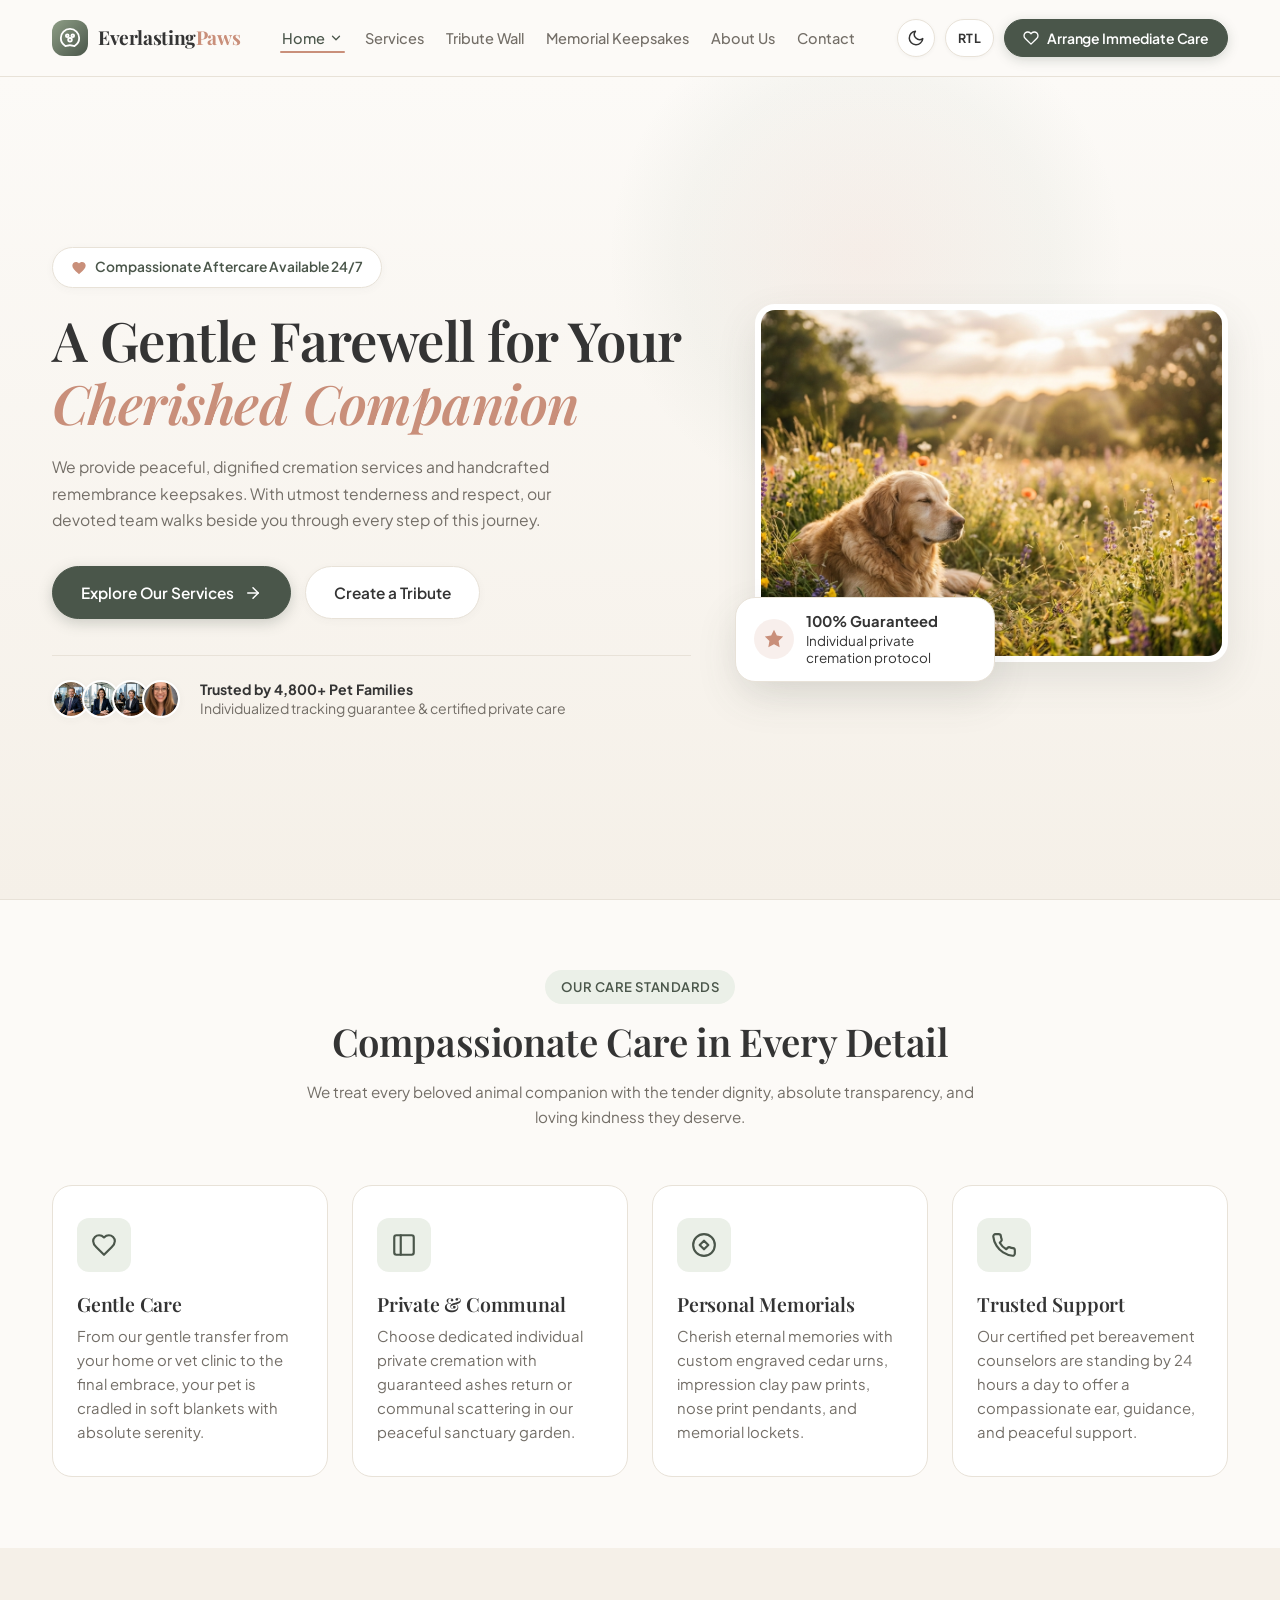
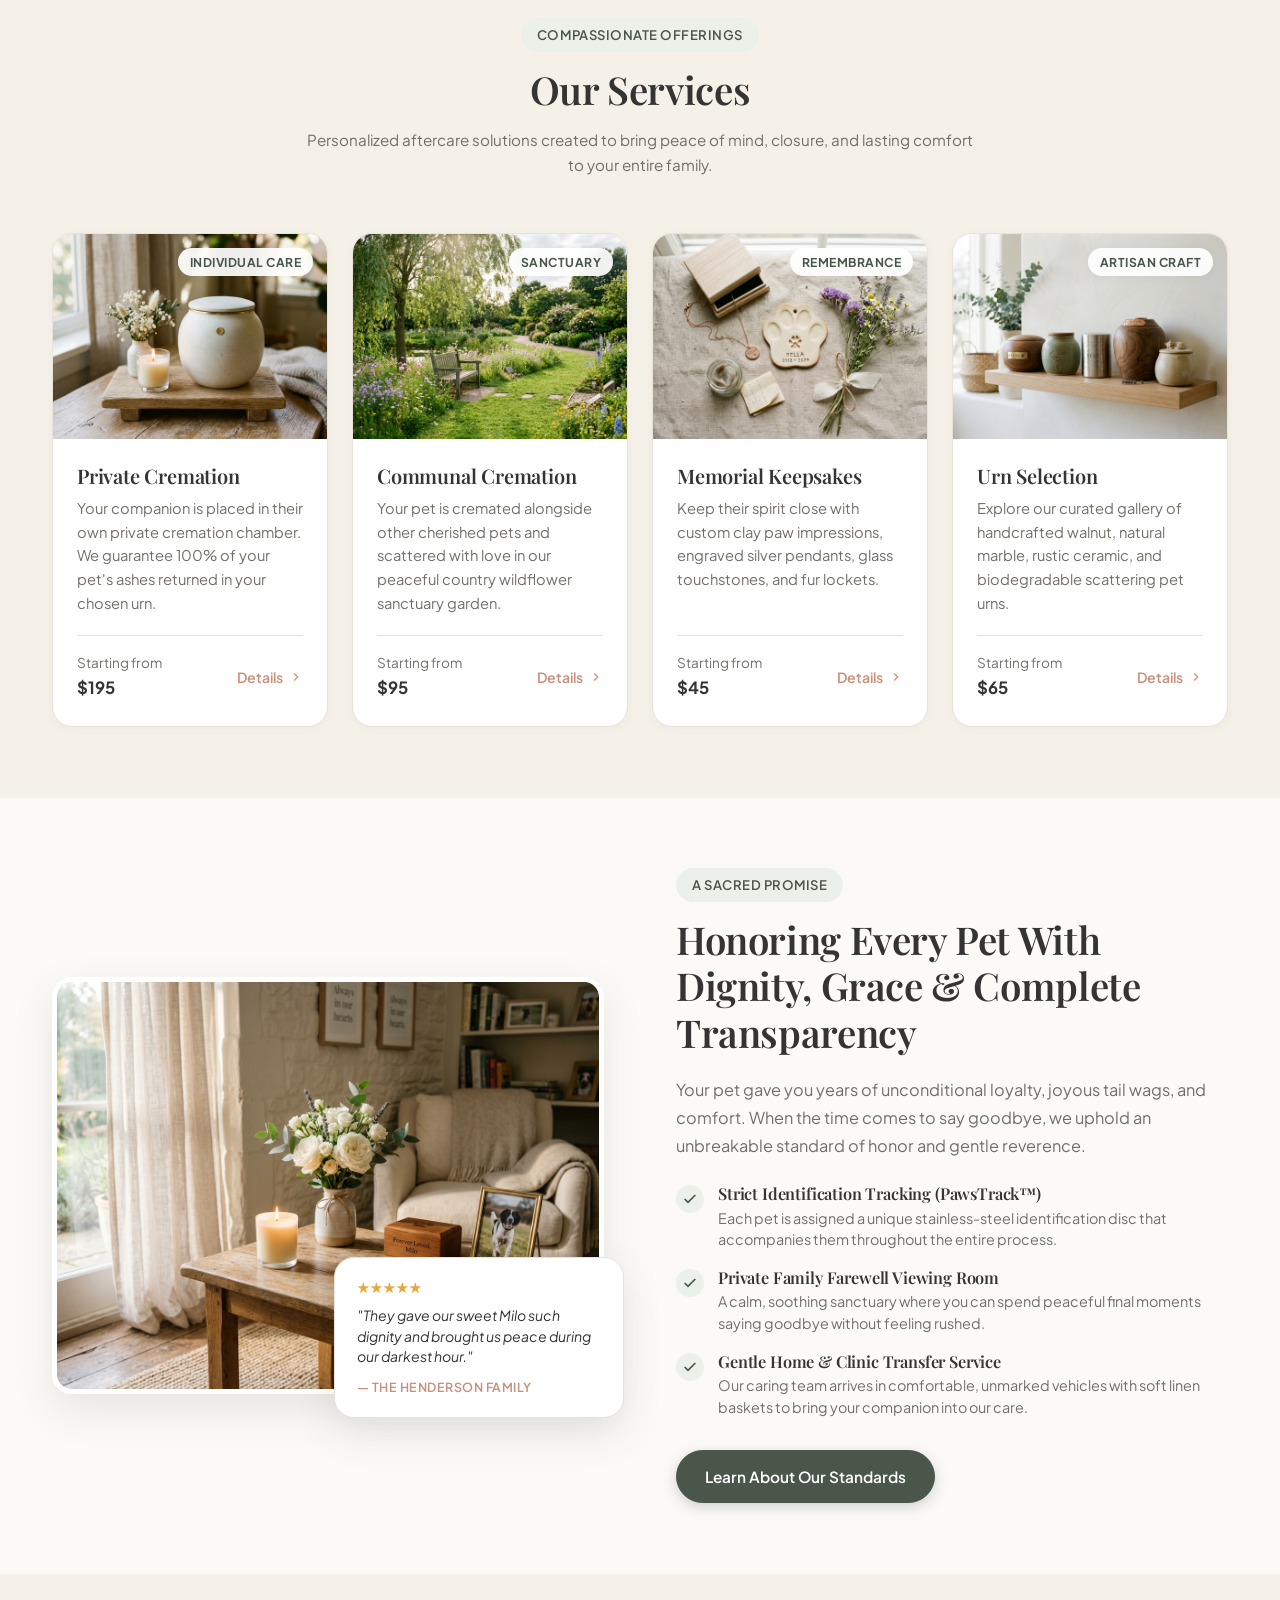
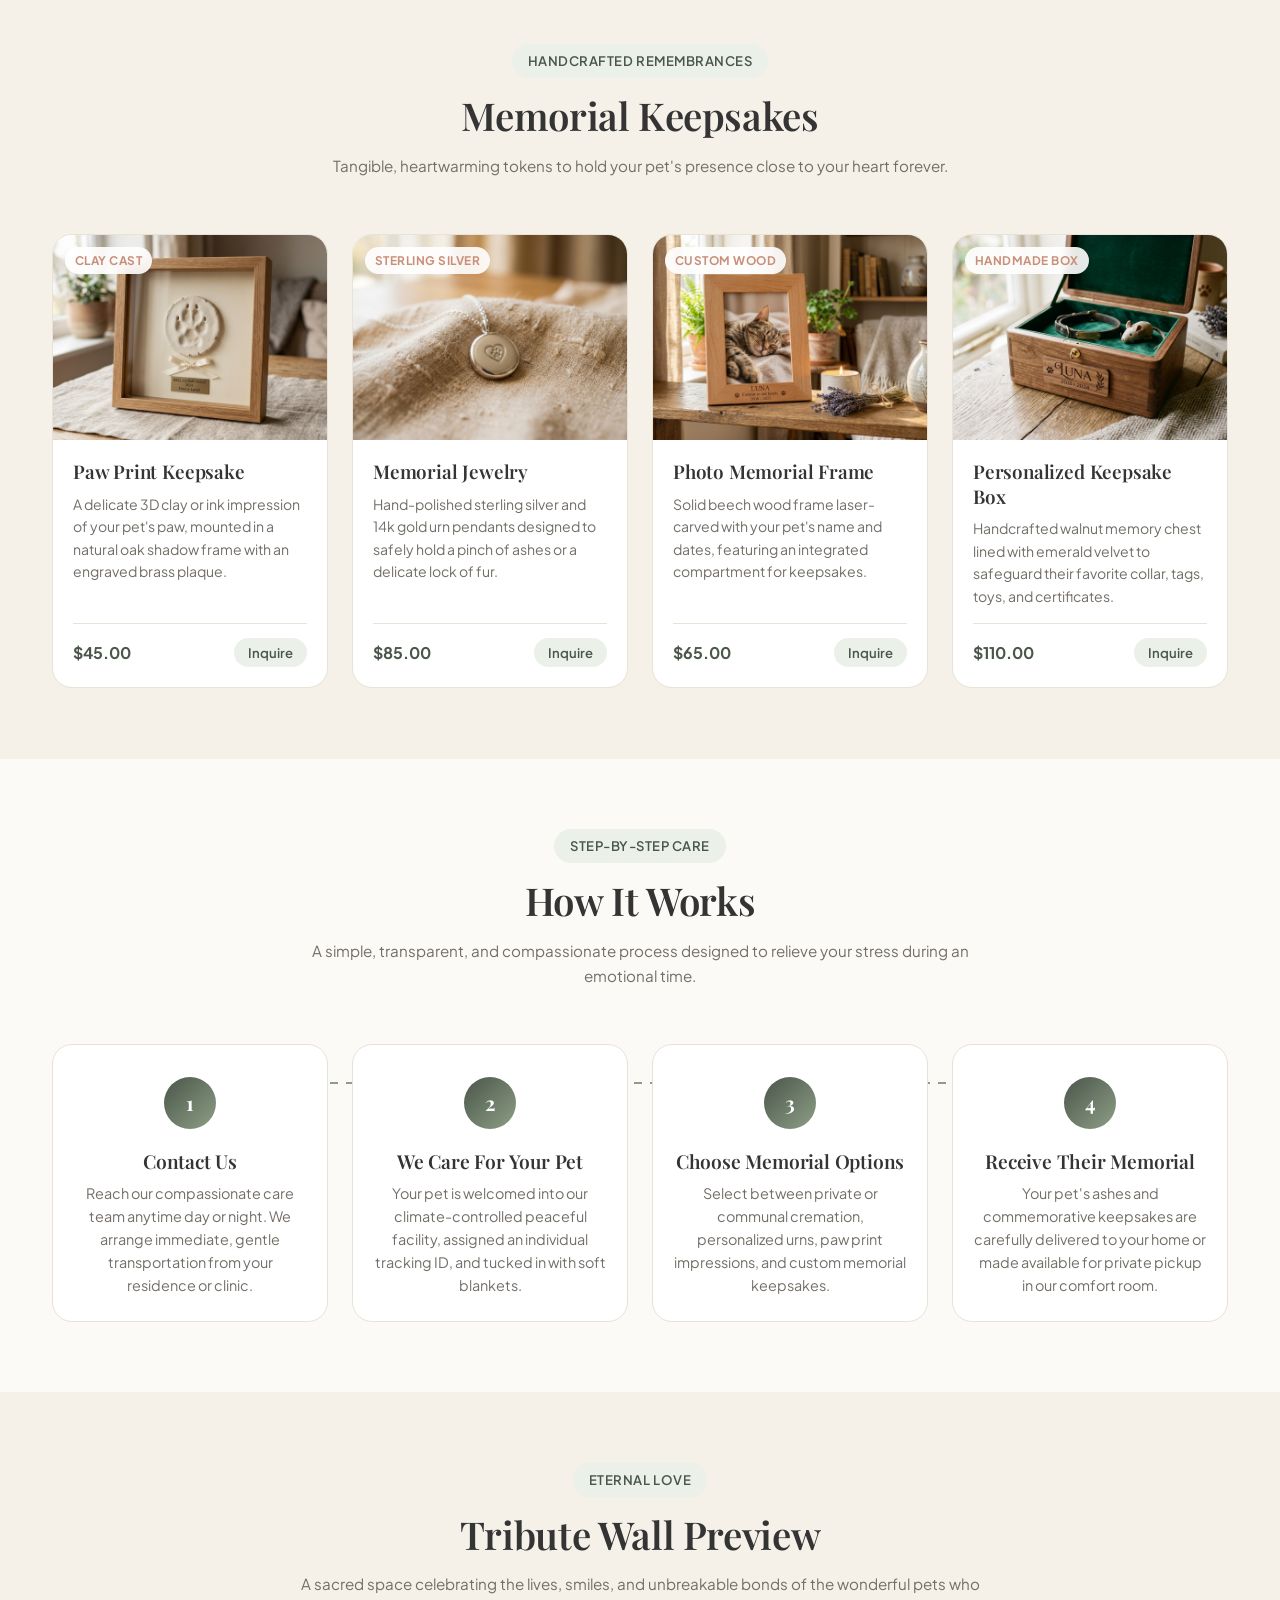
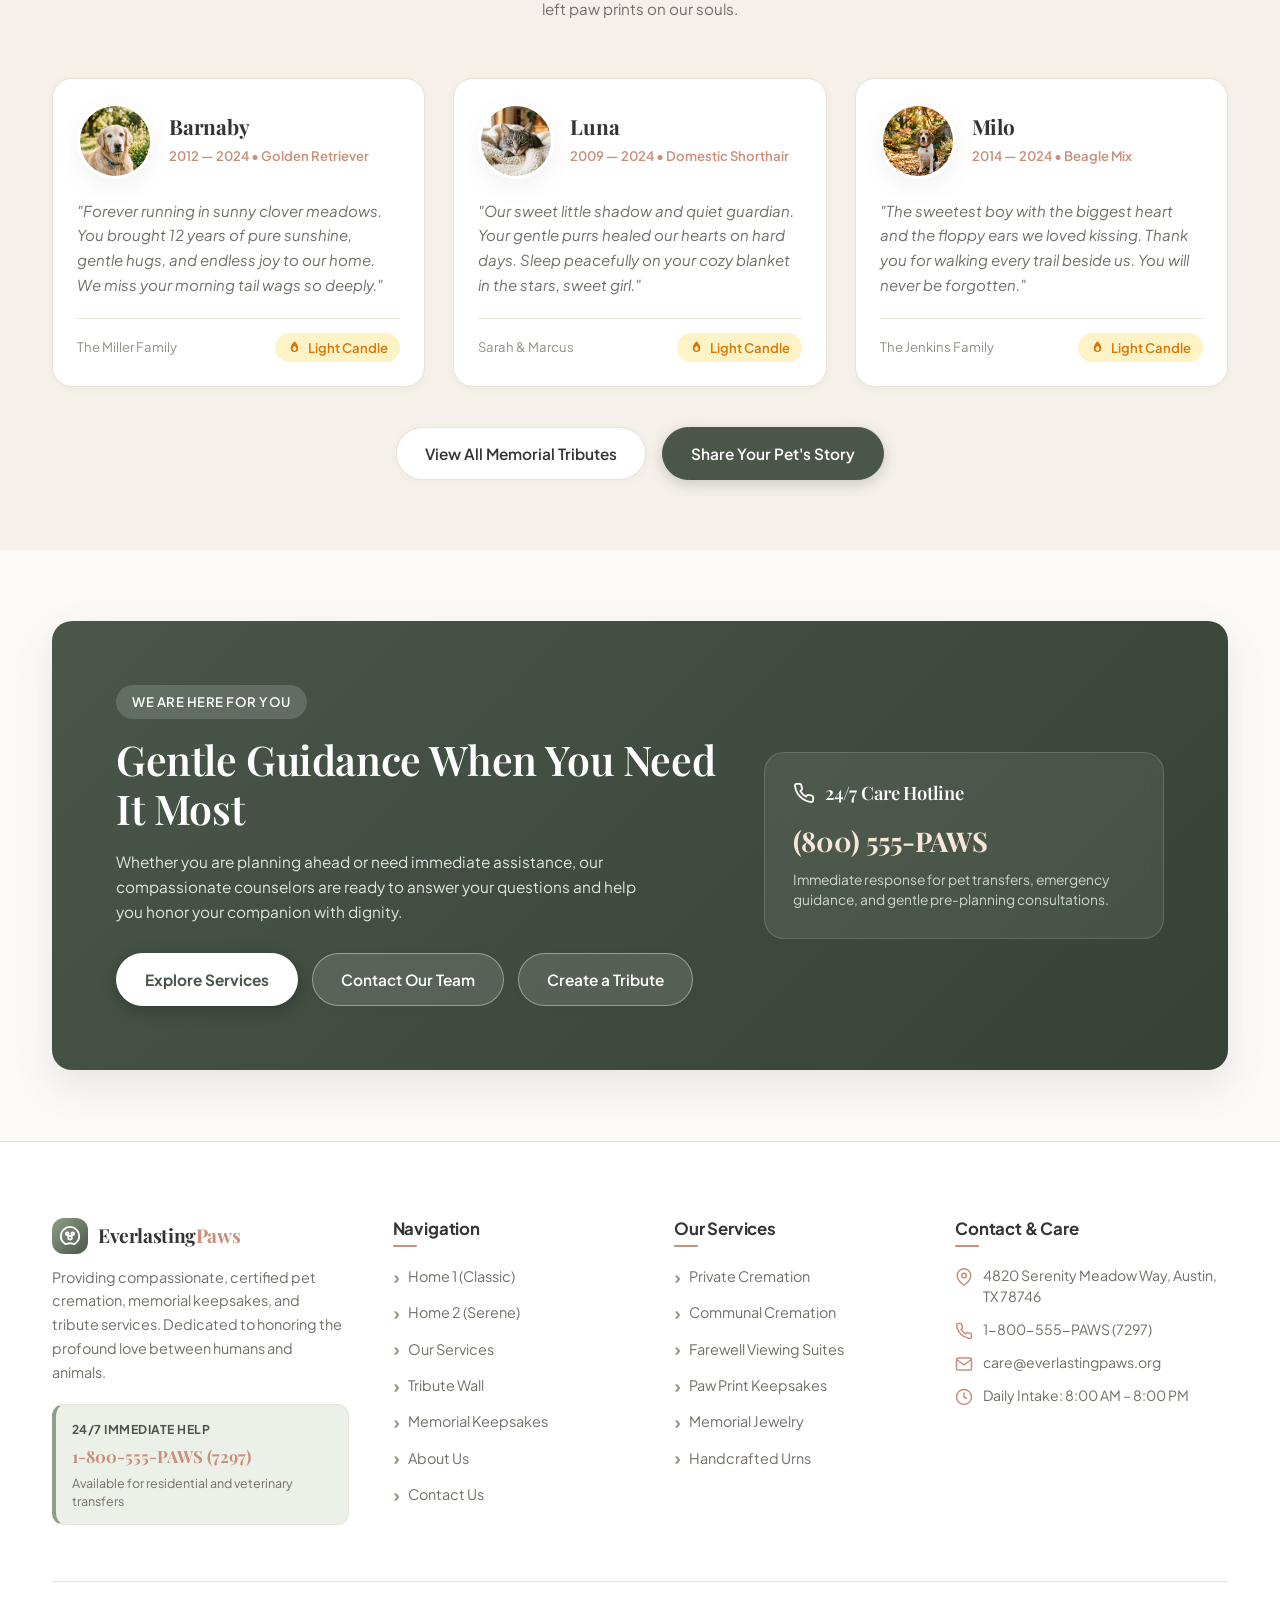
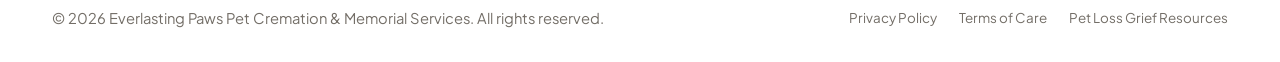
<file: index.html>
<!DOCTYPE html>
<html lang="en" data-theme="light" dir="ltr">
<head>
  <meta charset="UTF-8">
  <meta name="viewport" content="width=device-width, initial-scale=1.0">
  <meta name="description" content="Everlasting Paws provides compassionate, dignified pet cremation, memorial keepsakes, and tribute services to honor your cherished companion.">
  <meta name="keywords" content="pet cremation, pet memorial, private pet cremation, pet urns, paw print keepsakes, pet tribute wall">
  <title>Everlasting Paws — Gentle Pet Cremation & Memorial Services</title>

  <!-- Google Fonts: Playfair Display & Plus Jakarta Sans -->
  <link rel="preconnect" href="https://fonts.googleapis.com">
  <link rel="preconnect" href="https://fonts.gstatic.com" crossorigin>
  <link href="https://fonts.googleapis.com/css2?family=Playfair+Display:ital,wght@0,500;0,600;0,700;1,400;1,600&family=Plus+Jakarta+Sans:wght@400;500;600;700&display=swap" rel="stylesheet">

  <!-- Core CSS & Responsive CSS -->
  <link rel="stylesheet" href="assets/css/style.css">
  <link rel="stylesheet" href="assets/css/responsive.css">
  <link rel="icon" type="image/svg+xml" href="assets/images/favicon.svg">
  <link rel="shortcut icon" href="assets/images/favicon.svg">
</head>
<body>
  <!-- Page Preloader -->
  <div class="page-preloader" id="pagePreloader" aria-hidden="true">
    <div class="preloader-content">
      <div class="preloader-icon-wrap">
        <svg class="preloader-paw" width="44" height="44" viewBox="0 0 24 24" fill="none" stroke="currentColor" stroke-width="1.8" stroke-linecap="round" stroke-linejoin="round">
          <path d="M12 2C6.5 2 2 6.5 2 12c0 3.5 1.8 6.6 4.6 8.4.4.3.9.4 1.4.3l3.5-.8c.3-.1.6-.1.9 0l3.5.8c.5.1 1 0 1.4-.3C20.2 18.6 22 15.5 22 12c0-5.5-4.5-10-10-10z"/>
          <path d="M9 11a1.5 1.5 0 1 0 0-3 1.5 1.5 0 0 0 0 3z" fill="currentColor"/>
          <path d="M15 11a1.5 1.5 0 1 0 0-3 1.5 1.5 0 0 0 0 3z" fill="currentColor"/>
          <path d="M12 16a2 2 0 1 0 0-4 2 2 0 0 0 0 4z" fill="currentColor"/>
        </svg>
        <div class="preloader-ring"></div>
      </div>
      <div class="preloader-text">Everlasting<span>Paws</span></div>
      <div class="preloader-line"></div>
    </div>
  </div>


  <!-- ===================================================================
       Site Header / Navigation
       =================================================================== -->
  <header class="site-header" id="siteHeader">
    <div class="container">
      <div class="header-inner">
        <!-- Logo -->
        <a href="index.html" class="brand-logo" id="mainLogo" aria-label="Everlasting Paws Home">
          <div class="brand-icon">
            <svg width="22" height="22" viewBox="0 0 24 24" fill="none" stroke="currentColor" stroke-width="2" stroke-linecap="round" stroke-linejoin="round">
              <path d="M12 2C6.5 2 2 6.5 2 12c0 3.5 1.8 6.6 4.6 8.4.4.3.9.4 1.4.3l3.5-.8c.3-.1.6-.1.9 0l3.5.8c.5.1 1 0 1.4-.3C20.2 18.6 22 15.5 22 12c0-5.5-4.5-10-10-10z"/>
              <path d="M9 11a1.5 1.5 0 1 0 0-3 1.5 1.5 0 0 0 0 3z"/>
              <path d="M15 11a1.5 1.5 0 1 0 0-3 1.5 1.5 0 0 0 0 3z"/>
              <path d="M12 16a2 2 0 1 0 0-4 2 2 0 0 0 0 4z"/>
            </svg>
          </div>
          <div class="brand-text">Everlasting<span>Paws</span></div>
        </a>

        <!-- Desktop Navigation -->
        <nav class="desktop-nav" aria-label="Main Navigation">
          <!-- Home Dropdown -->
          <div class="nav-dropdown" id="homeDropdown">
            <button class="nav-link dropdown-trigger active" aria-expanded="false" aria-haspopup="true" id="homeDropdownBtn">
              Home
              <svg class="chevron" width="14" height="14" viewBox="0 0 24 24" fill="none" stroke="currentColor" stroke-width="2.2" stroke-linecap="round" stroke-linejoin="round">
                <polyline points="6 9 12 15 18 9"></polyline>
              </svg>
            </button>
            <div class="dropdown-menu" aria-labelledby="homeDropdownBtn">
              <a href="index.html" class="dropdown-item active" id="navHome1">
                <span>Home 1 (Classic)</span>
                <span class="badge">Active</span>
              </a>
              <a href="home-2.html" class="dropdown-item" id="navHome2">
                <span>Home 2 (Serene)</span>
              </a>
            </div>
          </div>

          <a href="services.html" class="nav-link" id="navServices">Services</a>
          <a href="tribute-wall.html" class="nav-link" id="navTributes">Tribute Wall</a>
          <a href="memorial-keepsakes.html" class="nav-link" id="navKeepsakes">Memorial Keepsakes</a>
          <a href="about.html" class="nav-link" id="navAbout">About Us</a>
          <a href="contact.html" class="nav-link" id="navContact">Contact</a>
        </nav>

        <!-- Header Actions: Theme, RTL, CTA & Hamburger -->
        <div class="header-actions">
          <!-- Theme Toggle -->
          <button class="theme-toggle" id="themeToggleBtn" aria-label="Toggle light and dark mode" title="Toggle Theme">
            <svg class="theme-icon-moon" width="18" height="18" viewBox="0 0 24 24" fill="none" stroke="currentColor" stroke-width="2" stroke-linecap="round" stroke-linejoin="round">
              <path d="M21 12.79A9 9 0 1 1 11.21 3 7 7 0 0 0 21 12.79z"></path>
            </svg>
            <svg class="theme-icon-sun" width="18" height="18" viewBox="0 0 24 24" fill="none" stroke="currentColor" stroke-width="2" stroke-linecap="round" stroke-linejoin="round" style="display:none;">
              <circle cx="12" cy="12" r="5"></circle>
              <line x1="12" y1="1" x2="12" y2="3"></line>
              <line x1="12" y1="21" x2="12" y2="23"></line>
              <line x1="4.22" y1="4.22" x2="5.64" y2="5.64"></line>
              <line x1="18.36" y1="18.36" x2="19.78" y2="19.78"></line>
              <line x1="1" y1="12" x2="3" y2="12"></line>
              <line x1="21" y1="12" x2="23" y2="12"></line>
              <line x1="4.22" y1="19.78" x2="5.64" y2="18.36"></line>
              <line x1="18.36" y1="5.64" x2="19.78" y2="4.22"></line>
            </svg>
          </button>

          <!-- RTL / LTR Toggle -->
          <button class="rtl-toggle" id="rtlToggleBtn" aria-label="Toggle text direction" title="Toggle RTL/LTR">RTL</button>

          <!-- Primary CTA: Arrange Immediate Care -->
          <a href="#contactModal" data-open-modal="contact" class="btn btn-primary nav-cta-btn" id="headerCtaBtn">
            <svg width="16" height="16" viewBox="0 0 24 24" fill="none" stroke="currentColor" stroke-width="2" stroke-linecap="round" stroke-linejoin="round" aria-hidden="true">
              <path d="M20.84 4.61a5.5 5.5 0 0 0-7.78 0L12 5.67l-1.06-1.06a5.5 5.5 0 0 0-7.78 7.78l1.06 1.06L12 21.23l7.78-7.78 1.06-1.06a5.5 5.5 0 0 0 0-7.78z"></path>
            </svg>
            <span>Arrange Immediate Care</span>
          </a>

          <!-- Hamburger Button (Tablet & Mobile) -->
          <button class="menu-toggle" id="mobileMenuBtn" aria-label="Open Navigation Drawer">
            <svg width="22" height="22" viewBox="0 0 24 24" fill="none" stroke="currentColor" stroke-width="2" stroke-linecap="round" stroke-linejoin="round">
              <line x1="3" y1="12" x2="21" y2="12"></line>
              <line x1="3" y1="6" x2="21" y2="6"></line>
              <line x1="3" y1="18" x2="21" y2="18"></line>
            </svg>
          </button>
        </div>
      </div>
    </div>
  </header>

    <!-- Mobile & Tablet Navigation Drawer -->
  <div class="mobile-drawer-overlay" id="drawerOverlay">
    <div class="mobile-drawer" role="dialog" aria-modal="true" aria-label="Mobile Navigation">
      <div class="drawer-header">
        <a href="index.html" class="brand-logo">
          <div class="brand-icon">
            <svg width="22" height="22" viewBox="0 0 24 24" fill="none" stroke="currentColor" stroke-width="2" stroke-linecap="round" stroke-linejoin="round">
              <path d="M12 2C6.5 2 2 6.5 2 12c0 3.5 1.8 6.6 4.6 8.4.4.3.9.4 1.4.3l3.5-.8c.3-.1.6-.1.9 0l3.5.8c.5.1 1 0 1.4-.3C20.2 18.6 22 15.5 22 12c0-5.5-4.5-10-10-10z"/>
              <path d="M9 11a1.5 1.5 0 1 0 0-3 1.5 1.5 0 0 0 0 3z"/>
              <path d="M15 11a1.5 1.5 0 1 0 0-3 1.5 1.5 0 0 0 0 3z"/>
              <path d="M12 16a2 2 0 1 0 0-4 2 2 0 0 0 0 4z"/>
            </svg>
          </div>
          <div class="brand-text">Everlasting<span>Paws</span></div>
        </a>
        <button class="drawer-close" id="drawerCloseBtn" aria-label="Close menu">
          <svg width="20" height="20" viewBox="0 0 24 24" fill="none" stroke="currentColor" stroke-width="2">
            <line x1="18" y1="6" x2="6" y2="18"></line>
            <line x1="6" y1="6" x2="18" y2="18"></line>
          </svg>
        </button>
      </div>

      <nav class="drawer-nav">
        <div class="drawer-dropdown" id="drawerHomeDropdown">
          <button class="drawer-dropdown-btn active" id="drawerHomeDropdownBtn" aria-expanded="false" aria-haspopup="true">
            <span>Home Pages</span>
            <svg class="chevron" width="16" height="16" viewBox="0 0 24 24" fill="none" stroke="currentColor" stroke-width="2.2" stroke-linecap="round" stroke-linejoin="round">
              <polyline points="6 9 12 15 18 9"></polyline>
            </svg>
          </button>
          <div class="drawer-subnav">
            <a href="index.html" class="drawer-sublink active">• Home 1 (Classic)</a>
            <a href="home-2.html" class="drawer-sublink">• Home 2 (Serene)</a>
          </div>
        </div>
        <a href="services.html" class="drawer-link">Services</a>
        <a href="tribute-wall.html" class="drawer-link">Tribute Wall</a>
        <a href="memorial-keepsakes.html" class="drawer-link">Memorial Keepsakes</a>
        <a href="about.html" class="drawer-link">About Us</a>
        <a href="contact.html" class="drawer-link">Contact</a>
      </nav>

      <div class="drawer-footer">
        <a href="#contactModal" data-open-modal="contact" class="btn btn-primary drawer-cta-btn" id="drawerConsultBtn">
          <svg width="18" height="18" viewBox="0 0 24 24" fill="none" stroke="currentColor" stroke-width="2" stroke-linecap="round" stroke-linejoin="round" aria-hidden="true">
            <path d="M20.84 4.61a5.5 5.5 0 0 0-7.78 0L12 5.67l-1.06-1.06a5.5 5.5 0 0 0-7.78 7.78l1.06 1.06L12 21.23l7.78-7.78 1.06-1.06a5.5 5.5 0 0 0 0-7.78z"></path>
          </svg>
          <span>Arrange Immediate Care</span>
        </a>
        <div class="drawer-controls">
          <button class="drawer-theme-btn" id="drawerThemeToggle" aria-label="Toggle light and dark mode" title="Toggle Theme">
            <svg class="theme-icon-moon" width="18" height="18" viewBox="0 0 24 24" fill="none" stroke="currentColor" stroke-width="2" stroke-linecap="round" stroke-linejoin="round">
              <path d="M21 12.79A9 9 0 1 1 11.21 3 7 7 0 0 0 21 12.79z"></path>
            </svg>
            <svg class="theme-icon-sun" width="18" height="18" viewBox="0 0 24 24" fill="none" stroke="currentColor" stroke-width="2" stroke-linecap="round" stroke-linejoin="round" style="display:none;">
              <circle cx="12" cy="12" r="5"></circle>
              <line x1="12" y1="1" x2="12" y2="3"></line>
              <line x1="12" y1="21" x2="12" y2="23"></line>
              <line x1="4.22" y1="4.22" x2="5.64" y2="5.64"></line>
              <line x1="18.36" y1="18.36" x2="19.78" y2="19.78"></line>
              <line x1="1" y1="12" x2="3" y2="12"></line>
              <line x1="21" y1="12" x2="23" y2="12"></line>
              <line x1="4.22" y1="19.78" x2="5.64" y2="18.36"></line>
              <line x1="18.36" y1="5.64" x2="19.78" y2="4.22"></line>
            </svg>
            <span class="theme-text">Dark Mode</span>
          </button>
          <button class="rtl-toggle" id="drawerRtlToggle" aria-label="Toggle text direction">RTL</button>
        </div>
      </div>
    </div>
  </div>

  <main id="mainContent">

    <!-- ===================================================================
         SECTION 1: Comforting Hero
         =================================================================== -->
    <section class="hero-section" id="heroSection">
      <div class="container">
        <div class="hero-grid">
          <div class="hero-content">
            <div class="hero-badge" id="heroBadge">
              <svg width="16" height="16" viewBox="0 0 24 24" fill="currentColor">
                <path d="M12 21.35l-1.45-1.32C5.4 15.36 2 12.28 2 8.5 2 5.42 4.42 3 7.5 3c1.74 0 3.41.81 4.5 2.09C13.09 3.81 14.76 3 16.5 3 19.58 3 22 5.42 22 8.5c0 3.78-3.4 6.86-8.55 11.54L12 21.35z"/>
              </svg>
              Compassionate Aftercare Available 24/7
            </div>

            <h1 class="hero-title" id="heroTitle">
              A Gentle Farewell for Your <em>Cherished Companion</em>
            </h1>

            <p class="hero-text" id="heroText">
              We provide peaceful, dignified cremation services and handcrafted remembrance keepsakes. With utmost tenderness and respect, our devoted team walks beside you through every step of this journey.
            </p>

            <div class="hero-actions">
              <a href="services.html" class="btn btn-primary" id="heroExploreBtn">
                Explore Our Services
                <svg width="18" height="18" viewBox="0 0 24 24" fill="none" stroke="currentColor" stroke-width="2" stroke-linecap="round" stroke-linejoin="round">
                  <line x1="5" y1="12" x2="19" y2="12"></line>
                  <polyline points="12 5 19 12 12 19"></polyline>
                </svg>
              </a>
              <a href="tribute-wall.html" class="btn btn-secondary" id="heroTributeBtn">
                Create a Tribute
              </a>
            </div>

            <div class="hero-trust-bar">
              <div class="trust-avatars">
                <div class="trust-avatar"><img src="assets/images/avatars/avatar-1.jpg" alt="Pet Parent" width="38" height="38"></div>
                <div class="trust-avatar"><img src="assets/images/avatars/avatar-2.jpg" alt="Pet Parent" width="38" height="38"></div>
                <div class="trust-avatar"><img src="assets/images/avatars/avatar-3.jpg" alt="Pet Parent" width="38" height="38"></div>
                <div class="trust-avatar"><img src="assets/images/avatars/avatar-4.jpg" alt="Pet Parent" width="38" height="38"></div>
              </div>
              <div class="trust-info">
                <strong>Trusted by 4,800+ Pet Families</strong>
                <span>Individualized tracking guarantee &amp; certified private care</span>
              </div>
            </div>
          </div>

          <div class="hero-media-wrapper">
            <div class="hero-image-card">
              <img src="assets/images/hero-pet-memorial.jpg" alt="A peaceful golden retriever resting in a sunlit meadow of wildflowers" width="800" height="600" id="heroImage" loading="eager">
            </div>
            <div class="hero-floating-card">
              <div class="floating-icon">
                <svg width="22" height="22" viewBox="0 0 24 24" fill="currentColor">
                  <path d="M12 2L15.09 8.26L22 9.27L17 14.14L18.18 21.02L12 17.77L5.82 21.02L7 14.14L2 9.27L8.91 8.26L12 2Z"/>
                </svg>
              </div>
              <div class="floating-text">
                <strong>100% Guaranteed</strong>
                <span>Individual private cremation protocol</span>
              </div>
            </div>
          </div>
        </div>
      </div>
    </section>

    <!-- ===================================================================
         SECTION 2: Compassionate Care (4 Benefit Cards)
         =================================================================== -->
    <section class="care-section section-padding" id="careSection">
      <div class="container">
        <div class="section-header">
          <span class="section-tag">Our Care Standards</span>
          <h2 class="section-title">Compassionate Care in Every Detail</h2>
          <p class="section-desc">
            We treat every beloved animal companion with the tender dignity, absolute transparency, and loving kindness they deserve.
          </p>
        </div>

        <div class="care-grid">
          <!-- Card 1 -->
          <div class="care-card" id="careCard1">
            <div class="care-icon-box">
              <svg width="26" height="26" viewBox="0 0 24 24" fill="none" stroke="currentColor" stroke-width="2" stroke-linecap="round" stroke-linejoin="round">
                <path d="M19 14c1.49-1.46 3-3.21 3-5.5A5.5 5.5 0 0 0 16.5 3c-1.76 0-3 .5-4.5 2-1.5-1.5-2.74-2-4.5-2A5.5 5.5 0 0 0 2 8.5c0 2.3 1.5 4.05 3 5.5l7 7Z"></path>
              </svg>
            </div>
            <h3 class="care-card-title">Gentle Care</h3>
            <p class="care-card-text clamp-4">
              From our gentle transfer from your home or vet clinic to the final embrace, your pet is cradled in soft blankets with absolute serenity.
            </p>
          </div>

          <!-- Card 2 -->
          <div class="care-card" id="careCard2">
            <div class="care-icon-box">
              <svg width="26" height="26" viewBox="0 0 24 24" fill="none" stroke="currentColor" stroke-width="2" stroke-linecap="round" stroke-linejoin="round">
                <rect x="3" y="3" width="18" height="18" rx="2" ry="2"></rect>
                <line x1="9" y1="3" x2="9" y2="21"></line>
              </svg>
            </div>
            <h3 class="care-card-title">Private & Communal </h3>
            <p class="care-card-text clamp-4">
              Choose dedicated individual private cremation with guaranteed ashes return or communal scattering in our peaceful sanctuary garden.
            </p>
          </div>

          <!-- Card 3 -->
          <div class="care-card" id="careCard3">
            <div class="care-icon-box">
              <svg width="26" height="26" viewBox="0 0 24 24" fill="none" stroke="currentColor" stroke-width="2" stroke-linecap="round" stroke-linejoin="round">
                <circle cx="12" cy="12" r="10"></circle>
                <polygon points="12 8 8 12 12 16 16 12 12 8"></polygon>
              </svg>
            </div>
            <h3 class="care-card-title">Personal Memorials</h3>
            <p class="care-card-text clamp-4">
              Cherish eternal memories with custom engraved cedar urns, impression clay paw prints, nose print pendants, and memorial lockets.
            </p>
          </div>

          <!-- Card 4 -->
          <div class="care-card" id="careCard4">
            <div class="care-icon-box">
              <svg width="26" height="26" viewBox="0 0 24 24" fill="none" stroke="currentColor" stroke-width="2" stroke-linecap="round" stroke-linejoin="round">
                <path d="M22 16.92v3a2 2 0 0 1-2.18 2 19.79 19.79 0 0 1-8.63-3.07 19.5 19.5 0 0 1-6-6 19.79 19.79 0 0 1-3.07-8.67A2 2 0 0 1 4.11 2h3a2 2 0 0 1 2 1.72 12.84 12.84 0 0 0 .7 2.81 2 2 0 0 1-.45 2.11L8.09 9.91a16 16 0 0 0 6 6l1.27-1.27a2 2 0 0 1 2.11-.45 12.84 12.84 0 0 0 2.81.7A2 2 0 0 1 22 16.92z"></path>
              </svg>
            </div>
            <h3 class="care-card-title">Trusted Support</h3>
            <p class="care-card-text clamp-4">
              Our certified pet bereavement counselors are standing by 24 hours a day to offer a compassionate ear, guidance, and peaceful support.
            </p>
          </div>
        </div>
      </div>
    </section>

    <!-- ===================================================================
         SECTION 3: Our Services (4 Cards)
         =================================================================== -->
    <section class="services-section section-padding" id="services">
      <div class="container">
        <div class="section-header">
          <span class="section-tag">Compassionate Offerings</span>
          <h2 class="section-title">Our Services</h2>
          <p class="section-desc">
            Personalized aftercare solutions created to bring peace of mind, closure, and lasting comfort to your entire family.
          </p>
        </div>

        <div class="services-grid">
          <!-- Service 1: Private Cremation -->
          <div class="service-card" id="serviceCard1">
            <div class="service-image-wrap">
              <img src="assets/images/service-private-cremation.jpg" alt="Artisan ceramic urn with gentle candle glow" width="600" height="450" loading="lazy">
              <span class="service-badge">Individual Care</span>
            </div>
            <div class="service-body">
              <h3 class="service-title">Private Cremation</h3>
              <p class="service-desc clamp-3">
                Your companion is placed in their own private cremation chamber. We guarantee 100% of your pet's ashes returned in your chosen urn.
              </p>
              <div class="service-footer">
                <div class="service-price">
                  Starting from <span>$195</span>
                </div>
                <a href="services.html#private" class="service-link" aria-label="Learn more about Private Cremation">
                  Details
                  <svg width="14" height="14" viewBox="0 0 24 24" fill="none" stroke="currentColor" stroke-width="2">
                    <polyline points="9 18 15 12 9 6"></polyline>
                  </svg>
                </a>
              </div>
            </div>
          </div>

          <!-- Service 2: Communal Cremation -->
          <div class="service-card" id="serviceCard2">
            <div class="service-image-wrap">
              <img src="assets/images/service-communal-garden.jpg" alt="Tranquil memorial scatter garden with bench and wildflowers" width="600" height="450" loading="lazy">
              <span class="service-badge">Sanctuary</span>
            </div>
            <div class="service-body">
              <h3 class="service-title">Communal Cremation</h3>
              <p class="service-desc clamp-3">
                Your pet is cremated alongside other cherished pets and scattered with love in our peaceful country wildflower sanctuary garden.
              </p>
              <div class="service-footer">
                <div class="service-price">
                  Starting from <span>$95</span>
                </div>
                <a href="services.html#communal" class="service-link" aria-label="Learn more about Communal Cremation">
                  Details
                  <svg width="14" height="14" viewBox="0 0 24 24" fill="none" stroke="currentColor" stroke-width="2">
                    <polyline points="9 18 15 12 9 6"></polyline>
                  </svg>
                </a>
              </div>
            </div>
          </div>

          <!-- Service 3: Memorial Keepsakes -->
          <div class="service-card" id="serviceCard3">
            <div class="service-image-wrap">
              <img src="assets/images/service-keepsakes.jpg" alt="Pet memorial keepsakes including paw print ornament and pendant" width="600" height="450" loading="lazy">
              <span class="service-badge">Remembrance</span>
            </div>
            <div class="service-body">
              <h3 class="service-title">Memorial Keepsakes</h3>
              <p class="service-desc clamp-3">
                Keep their spirit close with custom clay paw impressions, engraved silver pendants, glass touchstones, and fur lockets.
              </p>
              <div class="service-footer">
                <div class="service-price">
                  Starting from <span>$45</span>
                </div>
                <a href="services.html#keepsakes" class="service-link" aria-label="Learn more about Memorial Keepsakes">
                  Details
                  <svg width="14" height="14" viewBox="0 0 24 24" fill="none" stroke="currentColor" stroke-width="2">
                    <polyline points="9 18 15 12 9 6"></polyline>
                  </svg>
                </a>
              </div>
            </div>
          </div>

          <!-- Service 4: Urn Selection -->
          <div class="service-card" id="serviceCard4">
            <div class="service-image-wrap">
              <img src="assets/images/service-urn-collection.jpg" alt="Handcrafted artisan pet memorial urns on wooden shelf" width="600" height="450" loading="lazy">
              <span class="service-badge">Artisan Craft</span>
            </div>
            <div class="service-body">
              <h3 class="service-title">Urn Selection</h3>
              <p class="service-desc clamp-3">
                Explore our curated gallery of handcrafted walnut, natural marble, rustic ceramic, and biodegradable scattering pet urns.
              </p>
              <div class="service-footer">
                <div class="service-price">
                  Starting from <span>$65</span>
                </div>
                <a href="services.html#urns" class="service-link" aria-label="Learn more about Urn Selection">
                  Details
                  <svg width="14" height="14" viewBox="0 0 24 24" fill="none" stroke="currentColor" stroke-width="2">
                    <polyline points="9 18 15 12 9 6"></polyline>
                  </svg>
                </a>
              </div>
            </div>
          </div>
        </div>
      </div>
    </section>

    <!-- ===================================================================
         SECTION 4: Honoring Their Memory (Split Image / Content)
         =================================================================== -->
    <section class="honoring-section section-padding" id="honoringSection">
      <div class="container">
        <div class="split-grid">
          <div class="split-media-wrapper">
            <div class="split-image-card">
              <img src="assets/images/honoring-companion.jpg" alt="Peaceful pet memorial sanctuary room with candle and flowers" width="800" height="600" loading="lazy">
            </div>
            <div class="split-quote-badge">
              <div class="quote-stars">★★★★★</div>
              <p class="quote-text">"They gave our sweet Milo such dignity and brought us peace during our darkest hour."</p>
              <span class="quote-author">— The Henderson Family</span>
            </div>
          </div>

          <div class="split-content">
            <span class="section-tag">A Sacred Promise</span>
            <h2 class="split-title">Honoring Every Pet With Dignity, Grace & Complete Transparency</h2>
            <p class="split-desc">
              Your pet gave you years of unconditional loyalty, joyous tail wags, and comfort. When the time comes to say goodbye, we uphold an unbreakable standard of honor and gentle reverence.
            </p>

            <div class="feature-list">
              <div class="feature-item">
                <div class="feature-icon-bullet">
                  <svg width="16" height="16" viewBox="0 0 24 24" fill="none" stroke="currentColor" stroke-width="2.5">
                    <polyline points="20 6 9 17 4 12"></polyline>
                  </svg>
                </div>
                <div>
                  <h4>Strict Identification Tracking (PawsTrack™)</h4>
                  <p>Each pet is assigned a unique stainless-steel identification disc that accompanies them throughout the entire process.</p>
                </div>
              </div>

              <div class="feature-item">
                <div class="feature-icon-bullet">
                  <svg width="16" height="16" viewBox="0 0 24 24" fill="none" stroke="currentColor" stroke-width="2.5">
                    <polyline points="20 6 9 17 4 12"></polyline>
                  </svg>
                </div>
                <div>
                  <h4>Private Family Farewell Viewing Room</h4>
                  <p>A calm, soothing sanctuary where you can spend peaceful final moments saying goodbye without feeling rushed.</p>
                </div>
              </div>

              <div class="feature-item">
                <div class="feature-icon-bullet">
                  <svg width="16" height="16" viewBox="0 0 24 24" fill="none" stroke="currentColor" stroke-width="2.5">
                    <polyline points="20 6 9 17 4 12"></polyline>
                  </svg>
                </div>
                <div>
                  <h4>Gentle Home & Clinic Transfer Service</h4>
                  <p>Our caring team arrives in comfortable, unmarked vehicles with soft linen baskets to bring your companion into our care.</p>
                </div>
              </div>
            </div>

            <div>
              <a href="about.html" class="btn btn-primary" id="honoringReadMoreBtn">
                Learn About Our Standards
              </a>
            </div>
          </div>
        </div>
      </div>
    </section>

    <!-- ===================================================================
         SECTION 5: Memorial Keepsakes (4 Items)
         =================================================================== -->
    <section class="keepsakes-section section-padding" id="keepsakesSection">
      <div class="container">
        <div class="section-header">
          <span class="section-tag">Handcrafted Remembrances</span>
          <h2 class="section-title">Memorial Keepsakes</h2>
          <p class="section-desc">
            Tangible, heartwarming tokens to hold your pet's presence close to your heart forever.
          </p>
        </div>

        <div class="keepsakes-grid">
          <!-- Keepsake 1 -->
          <div class="keepsake-card" id="keepsakeCard1">
            <div class="keepsake-media">
              <img src="assets/images/keepsake-paw-print.jpg" alt="Artisan clay paw print impression shadow box" width="600" height="450" loading="lazy">
              <span class="keepsake-tag">Clay Cast</span>
            </div>
            <div class="keepsake-body">
              <h3 class="keepsake-title">Paw Print Keepsake</h3>
              <p class="keepsake-desc clamp-3">
                A delicate 3D clay or ink impression of your pet's paw, mounted in a natural oak shadow frame with an engraved brass plaque.
              </p>
              <div class="keepsake-footer">
                <span class="keepsake-price">$45.00</span>
                <button class="btn-keepsake-order" data-open-modal="contact">Inquire</button>
              </div>
            </div>
          </div>

          <!-- Keepsake 2 -->
          <div class="keepsake-card" id="keepsakeCard2">
            <div class="keepsake-media">
              <img src="assets/images/keepsake-memorial-jewelry.jpg" alt="Sterling silver pet urn pendant necklace" width="600" height="450" loading="lazy">
              <span class="keepsake-tag">Sterling Silver</span>
            </div>
            <div class="keepsake-body">
              <h3 class="keepsake-title">Memorial Jewelry</h3>
              <p class="keepsake-desc clamp-3">
                Hand-polished sterling silver and 14k gold urn pendants designed to safely hold a pinch of ashes or a delicate lock of fur.
              </p>
              <div class="keepsake-footer">
                <span class="keepsake-price">$85.00</span>
                <button class="btn-keepsake-order" data-open-modal="contact">Inquire</button>
              </div>
            </div>
          </div>

          <!-- Keepsake 3 -->
          <div class="keepsake-card" id="keepsakeCard3">
            <div class="keepsake-media">
              <img src="assets/images/keepsake-photo-memorial.jpg" alt="Beech wood engraved photo memorial frame" width="600" height="450" loading="lazy">
              <span class="keepsake-tag">Custom Wood</span>
            </div>
            <div class="keepsake-body">
              <h3 class="keepsake-title">Photo Memorial Frame</h3>
              <p class="keepsake-desc clamp-3">
                Solid beech wood frame laser-carved with your pet's name and dates, featuring an integrated compartment for keepsakes.
              </p>
              <div class="keepsake-footer">
                <span class="keepsake-price">$65.00</span>
                <button class="btn-keepsake-order" data-open-modal="contact">Inquire</button>
              </div>
            </div>
          </div>

          <!-- Keepsake 4 -->
          <div class="keepsake-card" id="keepsakeCard4">
            <div class="keepsake-media">
              <img src="assets/images/keepsake-memory-box.jpg" alt="Handcrafted walnut memory box with green velvet lining" width="600" height="450" loading="lazy">
              <span class="keepsake-tag">Handmade Box</span>
            </div>
            <div class="keepsake-body">
              <h3 class="keepsake-title">Personalized Keepsake Box</h3>
              <p class="keepsake-desc clamp-3">
                Handcrafted walnut memory chest lined with emerald velvet to safeguard their favorite collar, tags, toys, and certificates.
              </p>
              <div class="keepsake-footer">
                <span class="keepsake-price">$110.00</span>
                <button class="btn-keepsake-order" data-open-modal="contact">Inquire</button>
              </div>
            </div>
          </div>
        </div>
      </div>
    </section>

    <!-- ===================================================================
         SECTION 6: How It Works (Simple 4-Step Process)
         =================================================================== -->
    <section class="process-section section-padding" id="processSection">
      <div class="container">
        <div class="section-header">
          <span class="section-tag">Step-by-Step Care</span>
          <h2 class="section-title">How It Works</h2>
          <p class="section-desc">
            A simple, transparent, and compassionate process designed to relieve your stress during an emotional time.
          </p>
        </div>

        <div class="process-grid">
          <!-- Step 1 -->
          <div class="step-card" id="stepCard1">
            <div class="step-number">1</div>
            <h3 class="step-title">Contact Us</h3>
            <p class="step-desc clamp-4">
              Reach our compassionate care team anytime day or night. We arrange immediate, gentle transportation from your residence or clinic.
            </p>
          </div>

          <!-- Step 2 -->
          <div class="step-card" id="stepCard2">
            <div class="step-number">2</div>
            <h3 class="step-title">We Care For Your Pet</h3>
            <p class="step-desc clamp-4">
              Your pet is welcomed into our climate-controlled peaceful facility, assigned an individual tracking ID, and tucked in with soft blankets.
            </p>
          </div>

          <!-- Step 3 -->
          <div class="step-card" id="stepCard3">
            <div class="step-number">3</div>
            <h3 class="step-title">Choose Memorial Options</h3>
            <p class="step-desc clamp-4">
              Select between private or communal cremation, personalized urns, paw print impressions, and custom memorial keepsakes.
            </p>
          </div>

          <!-- Step 4 -->
          <div class="step-card" id="stepCard4">
            <div class="step-number">4</div>
            <h3 class="step-title">Receive Their Memorial</h3>
            <p class="step-desc clamp-4">
              Your pet's ashes and commemorative keepsakes are carefully delivered to your home or made available for private pickup in our comfort room.
            </p>
          </div>
        </div>
      </div>
    </section>

    <!-- ===================================================================
         SECTION 7: Tribute Wall Preview (Respectful Preview)
         =================================================================== -->
    <section class="tributes-section section-padding" id="tributesSection">
      <div class="container">
        <div class="section-header">
          <span class="section-tag">Eternal Love</span>
          <h2 class="section-title">Tribute Wall Preview</h2>
          <p class="section-desc">
            A sacred space celebrating the lives, smiles, and unbreakable bonds of the wonderful pets who left paw prints on our souls.
          </p>
        </div>

        <div class="tributes-grid">
          <!-- Tribute 1: Barnaby -->
          <div class="tribute-card" id="tribute1">
            <div class="tribute-header">
              <div class="tribute-avatar-wrap">
                <img src="assets/images/tribute-barnaby.jpg" alt="Smiling Golden Retriever named Barnaby" width="150" height="150" loading="lazy">
              </div>
              <div class="tribute-meta">
                <h3 class="tribute-name">Barnaby</h3>
                <span class="tribute-years">2012 — 2024 • Golden Retriever</span>
              </div>
            </div>
            <div class="tribute-body">
              <p class="tribute-quote clamp-4">
                "Forever running in sunny clover meadows. You brought 12 years of pure sunshine, gentle hugs, and endless joy to our home. We miss your morning tail wags so deeply."
              </p>
              <div class="tribute-footer">
                <span class="tribute-family">The Miller Family</span>
                <button class="candle-btn" data-pet="Barnaby" aria-label="Light a candle for Barnaby">
                  <svg width="15" height="15" viewBox="0 0 24 24" fill="currentColor">
                    <path d="M12 2C8 6 6 9 6 13a6 6 0 0 0 12 0c0-4-2-7-6-11zm0 15a3 3 0 0 1-3-3c0-1.5 1-3 3-5 2 2 3 3.5 3 5a3 3 0 0 1-3 3z"/>
                  </svg>
                  Light Candle
                </button>
              </div>
            </div>
          </div>

          <!-- Tribute 2: Luna -->
          <div class="tribute-card" id="tribute2">
            <div class="tribute-header">
              <div class="tribute-avatar-wrap">
                <img src="assets/images/tribute-luna.jpg" alt="Grey tabby cat named Luna resting peacefully" width="150" height="150" loading="lazy">
              </div>
              <div class="tribute-meta">
                <h3 class="tribute-name">Luna</h3>
                <span class="tribute-years">2009 — 2024 • Domestic Shorthair</span>
              </div>
            </div>
            <div class="tribute-body">
              <p class="tribute-quote clamp-4">
                "Our sweet little shadow and quiet guardian. Your gentle purrs healed our hearts on hard days. Sleep peacefully on your cozy blanket in the stars, sweet girl."
              </p>
              <div class="tribute-footer">
                <span class="tribute-family">Sarah & Marcus</span>
                <button class="candle-btn" data-pet="Luna" aria-label="Light a candle for Luna">
                  <svg width="15" height="15" viewBox="0 0 24 24" fill="currentColor">
                    <path d="M12 2C8 6 6 9 6 13a6 6 0 0 0 12 0c0-4-2-7-6-11zm0 15a3 3 0 0 1-3-3c0-1.5 1-3 3-5 2 2 3 3.5 3 5a3 3 0 0 1-3 3z"/>
                  </svg>
                  Light Candle
                </button>
              </div>
            </div>
          </div>

          <!-- Tribute 3: Milo -->
          <div class="tribute-card" id="tribute3">
            <div class="tribute-header">
              <div class="tribute-avatar-wrap">
                <img src="assets/images/tribute-milo.jpg" alt="Sweet Beagle named Milo in autumn leaves" width="150" height="150" loading="lazy">
              </div>
              <div class="tribute-meta">
                <h3 class="tribute-name">Milo</h3>
                <span class="tribute-years">2014 — 2024 • Beagle Mix</span>
              </div>
            </div>
            <div class="tribute-body">
              <p class="tribute-quote clamp-4">
                "The sweetest boy with the biggest heart and the floppy ears we loved kissing. Thank you for walking every trail beside us. You will never be forgotten."
              </p>
              <div class="tribute-footer">
                <span class="tribute-family">The Jenkins Family</span>
                <button class="candle-btn" data-pet="Milo" aria-label="Light a candle for Milo">
                  <svg width="15" height="15" viewBox="0 0 24 24" fill="currentColor">
                    <path d="M12 2C8 6 6 9 6 13a6 6 0 0 0 12 0c0-4-2-7-6-11zm0 15a3 3 0 0 1-3-3c0-1.5 1-3 3-5 2 2 3 3.5 3 5a3 3 0 0 1-3 3z"/>
                  </svg>
                  Light Candle
                </button>
              </div>
            </div>
          </div>
        </div>

        <div class="tributes-action-row">
          <a href="tribute-wall.html" class="btn btn-secondary" id="viewAllTributesBtn">
            View All Memorial Tributes
          </a>
          <a href="tribute-wall.html#create" class="btn btn-primary" id="shareTributeBtn">
            Share Your Pet's Story
          </a>
        </div>
      </div>
    </section>

    <!-- ===================================================================
         SECTION 8: Final Comforting CTA
         =================================================================== -->
    <section class="cta-section section-padding" id="ctaSection">
      <div class="container">
        <div class="cta-box">
          <div class="cta-content">
            <span class="cta-badge">We Are Here For You</span>
            <h2 class="cta-title">Gentle Guidance When You Need It Most</h2>
            <p class="cta-text">
              Whether you are planning ahead or need immediate assistance, our compassionate counselors are ready to answer your questions and help you honor your companion with dignity.
            </p>
            <div class="cta-actions">
              <a href="services.html" class="btn btn-primary" id="ctaServicesBtn">
                Explore Services
              </a>
              <a href="contact.html" class="btn btn-secondary" id="ctaContactBtn">
                Contact Our Team
              </a>
              <a href="tribute-wall.html" class="btn btn-secondary" id="ctaTributeBtn">
                Create a Tribute
              </a>
            </div>
          </div>

          <div class="cta-contact-card">
            <h3 class="contact-card-title">
              <svg width="22" height="22" viewBox="0 0 24 24" fill="none" stroke="currentColor" stroke-width="2">
                <path d="M22 16.92v3a2 2 0 0 1-2.18 2 19.79 19.79 0 0 1-8.63-3.07 19.5 19.5 0 0 1-6-6 19.79 19.79 0 0 1-3.07-8.67A2 2 0 0 1 4.11 2h3a2 2 0 0 1 2 1.72 12.84 12.84 0 0 0 .7 2.81 2 2 0 0 1-.45 2.11L8.09 9.91a16 16 0 0 0 6 6l1.27-1.27a2 2 0 0 1 2.11-.45 12.84 12.84 0 0 0 2.81.7A2 2 0 0 1 22 16.92z"></path>
              </svg>
              24/7 Care Hotline
            </h3>
            <span class="phone-highlight">(800) 555-PAWS</span>
            <p class="contact-card-desc">
              Immediate response for pet transfers, emergency guidance, and gentle pre-planning consultations.
            </p>
          </div>
        </div>
      </div>
    </section>

  </main>

  <!-- ===================================================================
       Site Footer
       =================================================================== -->
  <footer class="site-footer" id="siteFooter">
    <div class="container">
      <div class="footer-grid">
        <!-- Col 1: Brand & Emergency -->
        <div class="footer-col footer-col-brand">
          <a href="index.html" class="brand-logo footer-logo" aria-label="Everlasting Paws Home">
            <div class="brand-icon">
              <svg width="22" height="22" viewBox="0 0 24 24" fill="none" stroke="currentColor" stroke-width="2" stroke-linecap="round" stroke-linejoin="round">
                <path d="M12 2C6.5 2 2 6.5 2 12c0 3.5 1.8 6.6 4.6 8.4.4.3.9.4 1.4.3l3.5-.8c.3-.1.6-.1.9 0l3.5.8c.5.1 1 0 1.4-.3C20.2 18.6 22 15.5 22 12c0-5.5-4.5-10-10-10z"/>
                <path d="M9 11a1.5 1.5 0 1 0 0-3 1.5 1.5 0 0 0 0 3z"/>
                <path d="M15 11a1.5 1.5 0 1 0 0-3 1.5 1.5 0 0 0 0 3z"/>
                <path d="M12 16a2 2 0 1 0 0-4 2 2 0 0 0 0 4z"/>
              </svg>
            </div>
            <div class="brand-text">Everlasting<span>Paws</span></div>
          </a>
          <p class="footer-desc">
            Providing compassionate, certified pet cremation, memorial keepsakes, and tribute services. Dedicated to honoring the profound love between humans and animals.
          </p>
          <div class="emergency-notice">
            <div class="notice-badge">24/7 Immediate Help</div>
            <a href="tel:18005557297" class="notice-phone">1-800-555-PAWS (7297)</a>
            <span class="notice-sub">Available for residential and veterinary transfers</span>
          </div>
        </div>

        <!-- Col 2: Navigation & Pages -->
        <div class="footer-col">
          <h4 class="footer-heading">Navigation</h4>
          <ul class="footer-links">
            <li><a href="index.html" class="footer-link">Home 1 (Classic)</a></li>
            <li><a href="home-2.html" class="footer-link">Home 2 (Serene)</a></li>
            <li><a href="services.html" class="footer-link">Our Services</a></li>
            <li><a href="tribute-wall.html" class="footer-link">Tribute Wall</a></li>
            <li><a href="memorial-keepsakes.html" class="footer-link">Memorial Keepsakes</a></li>
            <li><a href="about.html" class="footer-link">About Us</a></li>
            <li><a href="contact.html" class="footer-link">Contact Us</a></li>
          </ul>
        </div>

        <!-- Col 3: Services & Keepsakes -->
        <div class="footer-col">
          <h4 class="footer-heading">Our Services</h4>
          <ul class="footer-links">
            <li><a href="services.html#private" class="footer-link">Private Cremation</a></li>
            <li><a href="services.html#communal" class="footer-link">Communal Cremation</a></li>
            <li><a href="services.html#viewing" class="footer-link">Farewell Viewing Suites</a></li>
            <li><a href="memorial-keepsakes.html" class="footer-link">Paw Print Keepsakes</a></li>
            <li><a href="memorial-keepsakes.html" class="footer-link">Memorial Jewelry</a></li>
            <li><a href="memorial-keepsakes.html#urnCollectionSection" class="footer-link">Handcrafted Urns</a></li>
          </ul>
        </div>

        <!-- Col 4: Contact & Support -->
        <div class="footer-col">
          <h4 class="footer-heading">Contact &amp; Care</h4>
          <div class="footer-contact-info">
            <div class="contact-row">
              <svg width="18" height="18" viewBox="0 0 24 24" fill="none" stroke="currentColor" stroke-width="2">
                <path d="M21 10c0 7-9 13-9 13s-9-6-9-13a9 9 0 0 1 18 0z"></path>
                <circle cx="12" cy="10" r="3"></circle>
              </svg>
              <span>4820 Serenity Meadow Way, Austin, TX 78746</span>
            </div>
            <div class="contact-row">
              <svg width="18" height="18" viewBox="0 0 24 24" fill="none" stroke="currentColor" stroke-width="2">
                <path d="M22 16.92v3a2 2 0 0 1-2.18 2 19.79 19.79 0 0 1-8.63-3.07 19.5 19.5 0 0 1-6-6 19.79 19.79 0 0 1-3.07-8.67A2 2 0 0 1 4.11 2h3a2 2 0 0 1 2 1.72 12.84 12.84 0 0 0 .7 2.81 2 2 0 0 1-.45 2.11L8.09 9.91a16 16 0 0 0 6 6l1.27-1.27a2 2 0 0 1 2.11-.45 12.84 12.84 0 0 0 2.81.7A2 2 0 0 1 22 16.92z"></path>
              </svg>
              <a href="tel:18005557297">1-800-555-PAWS (7297)</a>
            </div>
            <div class="contact-row">
              <svg width="18" height="18" viewBox="0 0 24 24" fill="none" stroke="currentColor" stroke-width="2">
                <path d="M4 4h16c1.1 0 2 .9 2 2v12c0 1.1-.9 2-2 2H4c-1.1 0-2-.9-2-2V6c0-1.1.9-2 2-2z"></path>
                <polyline points="22,6 12,13 2,6"></polyline>
              </svg>
              <a href="mailto:care@everlastingpaws.org">care@everlastingpaws.org</a>
            </div>
            <div class="contact-row">
              <svg width="18" height="18" viewBox="0 0 24 24" fill="none" stroke="currentColor" stroke-width="2">
                <circle cx="12" cy="12" r="10"></circle>
                <polyline points="12 6 12 12 16 14"></polyline>
              </svg>
              <span>Daily Intake: 8:00 AM &ndash; 8:00 PM</span>
            </div>
          </div>
        </div>
      </div>

      <div class="footer-bottom">
        <p class="footer-copy">&copy; 2026 Everlasting Paws Pet Cremation &amp; Memorial Services. All rights reserved.</p>
        <div class="footer-bottom-links">
          <a href="about.html">Privacy Policy</a>
          <a href="about.html">Terms of Care</a>
          <a href="about.html">Pet Loss Grief Resources</a>
        </div>
      </div>
    </div>
  </footer>

  <!-- ===================================================================
       Quick Care & Consultation Modal
       =================================================================== -->
  <div class="modal-overlay" id="contactModal">
    <div class="modal-card">
      <button class="modal-close" aria-label="Close modal">
        <svg width="18" height="18" viewBox="0 0 24 24" fill="none" stroke="currentColor" stroke-width="2">
          <line x1="18" y1="6" x2="6" y2="18"></line>
          <line x1="6" y1="6" x2="18" y2="18"></line>
        </svg>
      </button>
      <h3 class="modal-title">Gentle Care & Consultation</h3>
      <p class="modal-desc">Leave your details and our care director will reach out promptly with warmth and support.</p>
      <form class="modal-form">
        <div class="form-group">
          <label for="petParentName">Your Name</label>
          <input type="text" id="petParentName" class="form-control" placeholder="e.g. Eleanor Vance" required>
        </div>
        <div class="form-group">
          <label for="contactPhone">Phone / Email</label>
          <input type="text" id="contactPhone" class="form-control" placeholder="e.g. (555) 234-5678 or email" required>
        </div>
        <div class="form-group">
          <label for="petNameModal">Pet's Name & Type</label>
          <input type="text" id="petNameModal" class="form-control" placeholder="e.g. Barnaby (Golden Retriever)">
        </div>
        <div class="form-group">
          <label for="serviceInterest">Service of Interest</label>
          <select id="serviceInterest" class="form-control">
            <option value="private">Private Cremation</option>
            <option value="communal">Communal Garden Scattering</option>
            <option value="keepsakes">Memorial Keepsakes & Jewelry</option>
            <option value="viewing">Private Viewing & Farewell</option>
            <option value="preplanning">Gentle Pre-Planning</option>
          </select>
        </div>
        <button type="submit" class="btn btn-primary" style="margin-top: 8px;">
          Send Gentle Request
        </button>
      </form>
    </div>
  </div>

  <!-- Main JavaScript -->
  <script src="assets/js/main.js"></script>
  <!-- Back to Top Floating Button -->
  <button class="back-to-top" id="backToTop" aria-label="Scroll back to top">
    <svg width="20" height="20" viewBox="0 0 24 24" fill="none" stroke="currentColor" stroke-width="2.5" stroke-linecap="round" stroke-linejoin="round">
      <polyline points="18 15 12 9 6 15"></polyline>
    </svg>
  </button>
</body>
</html>
</file>
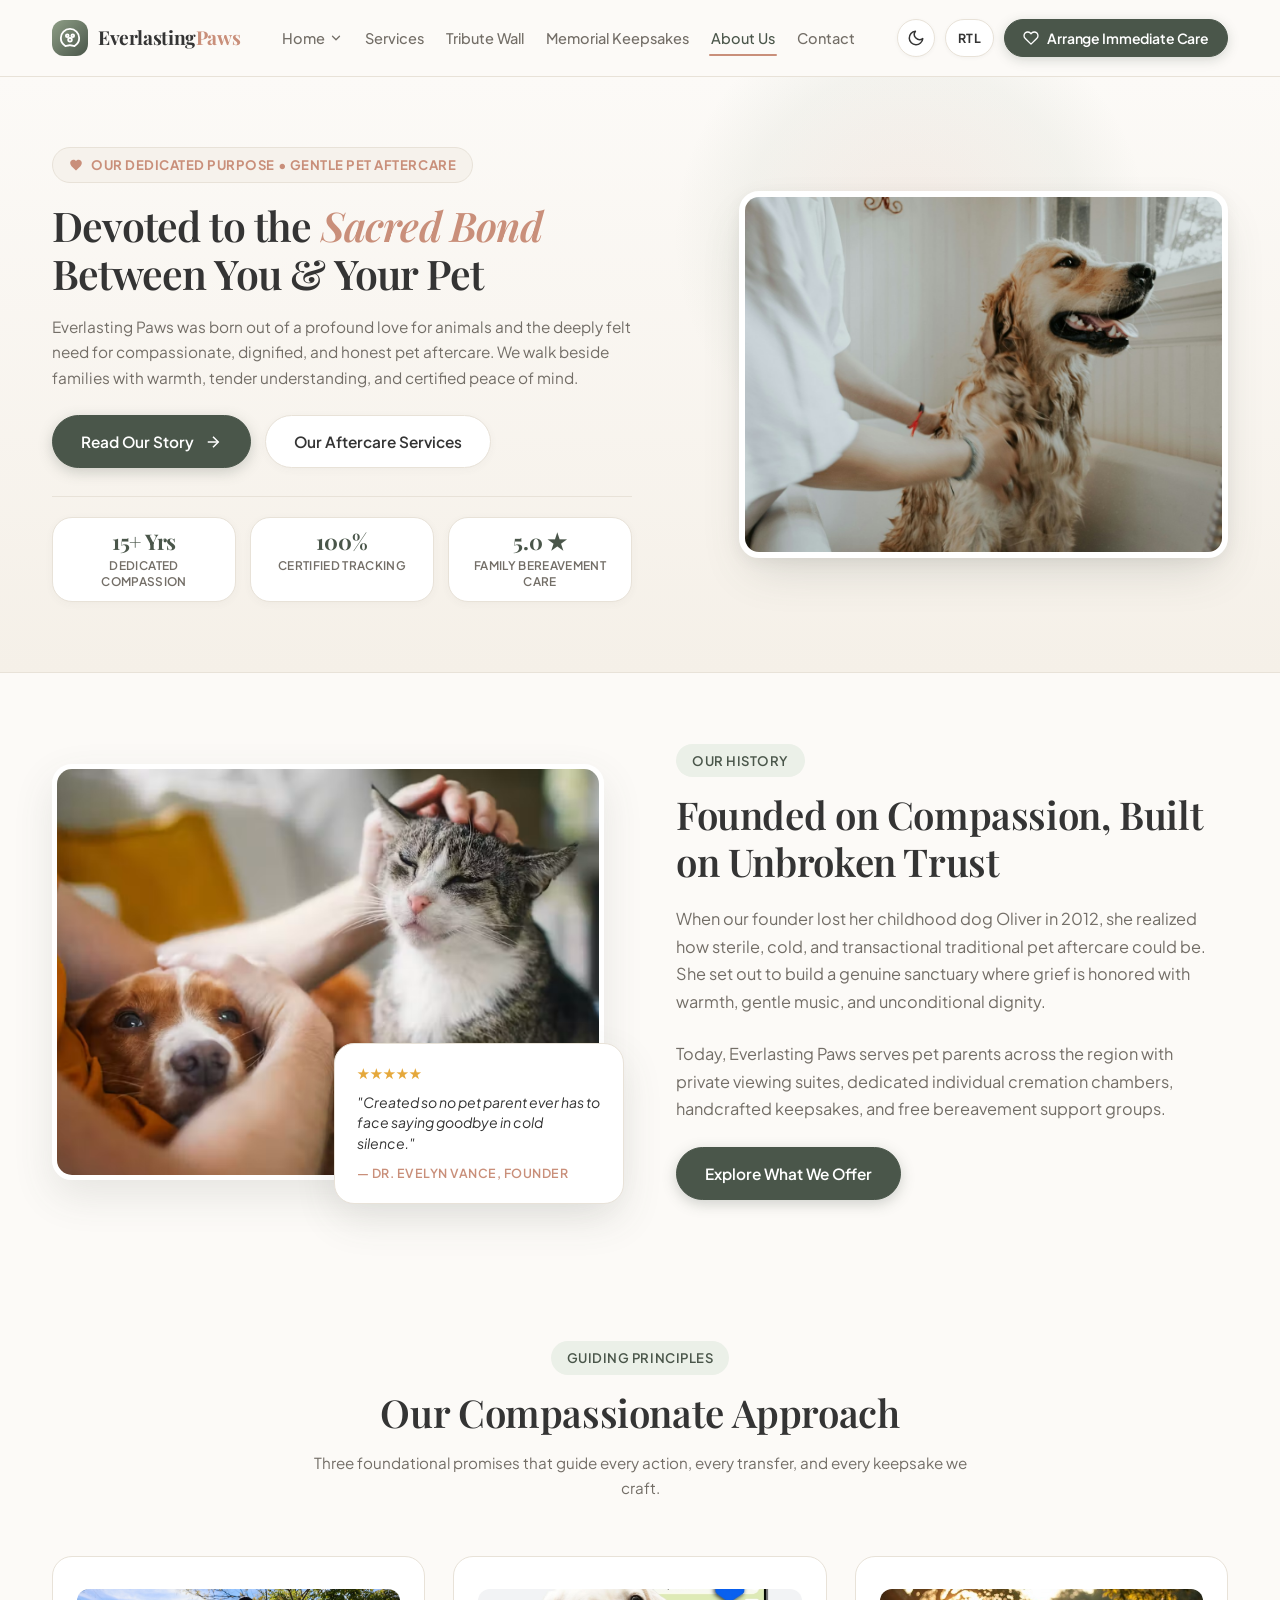
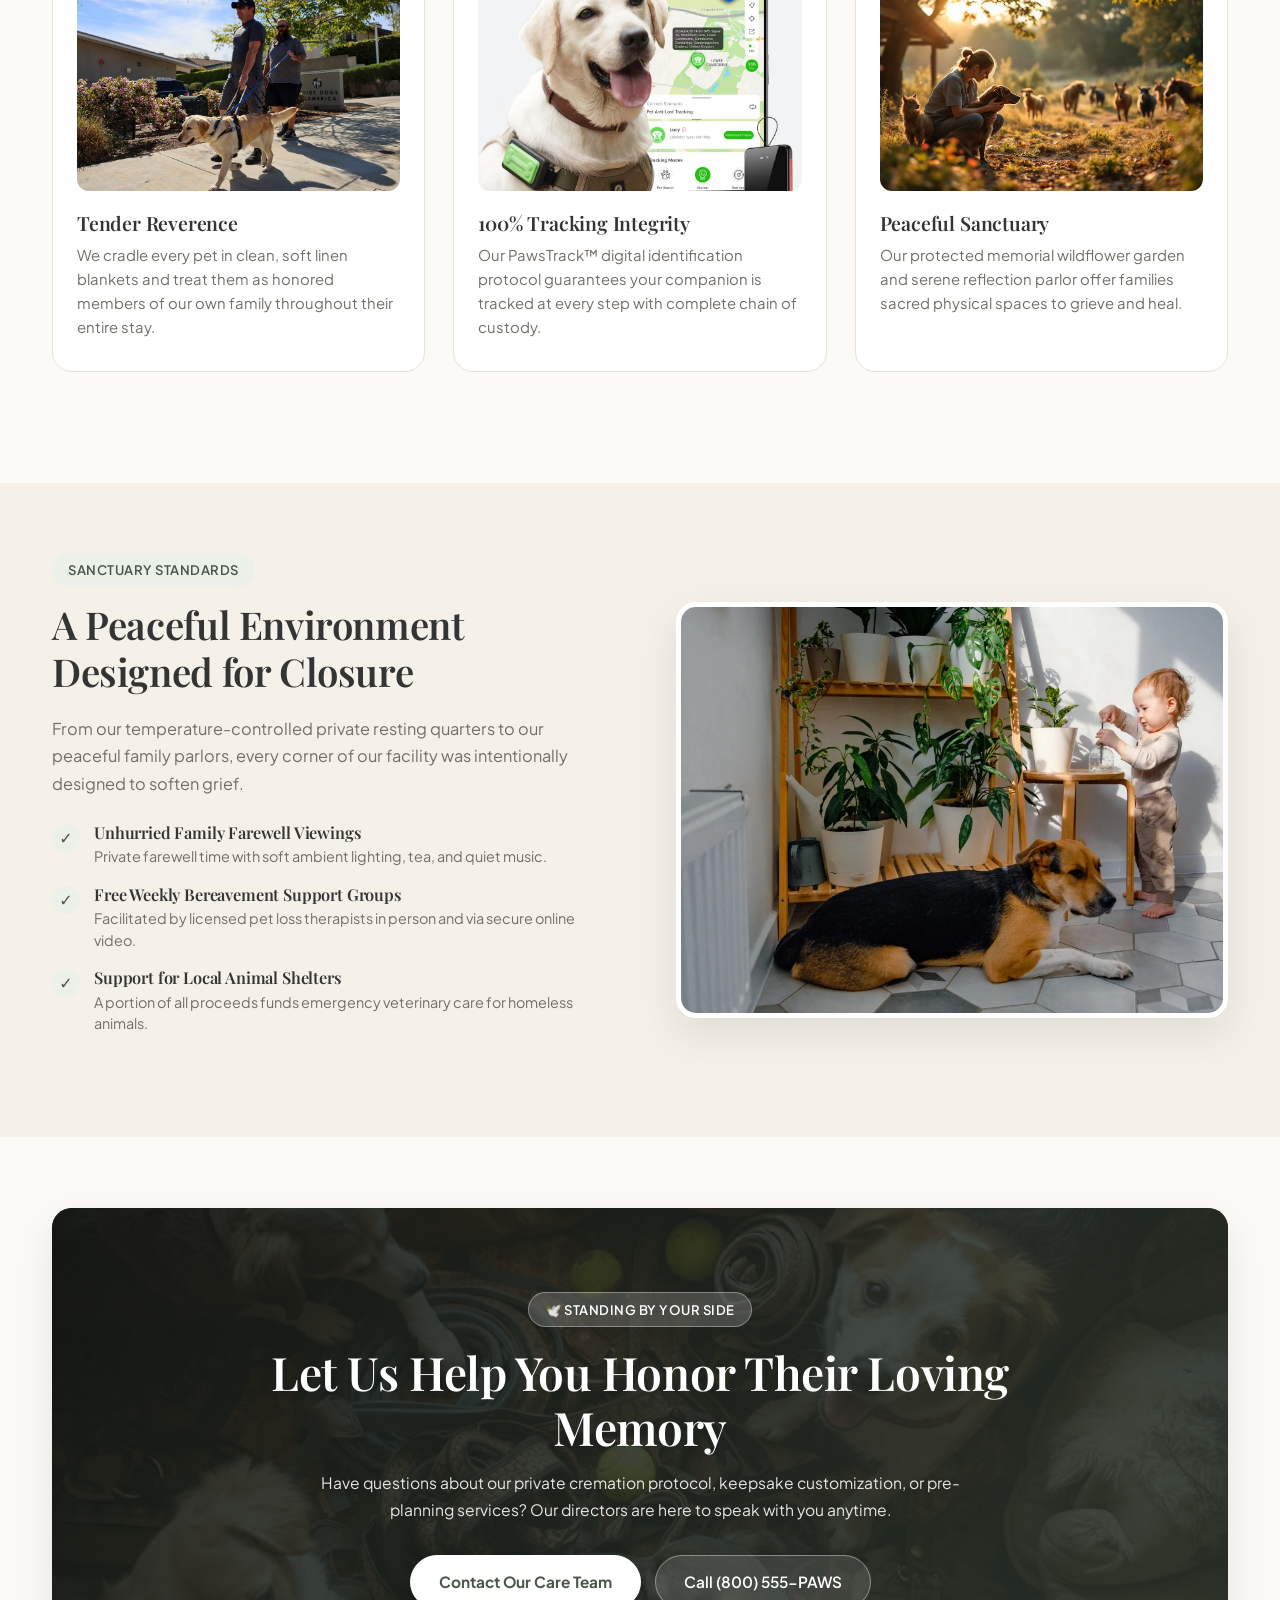
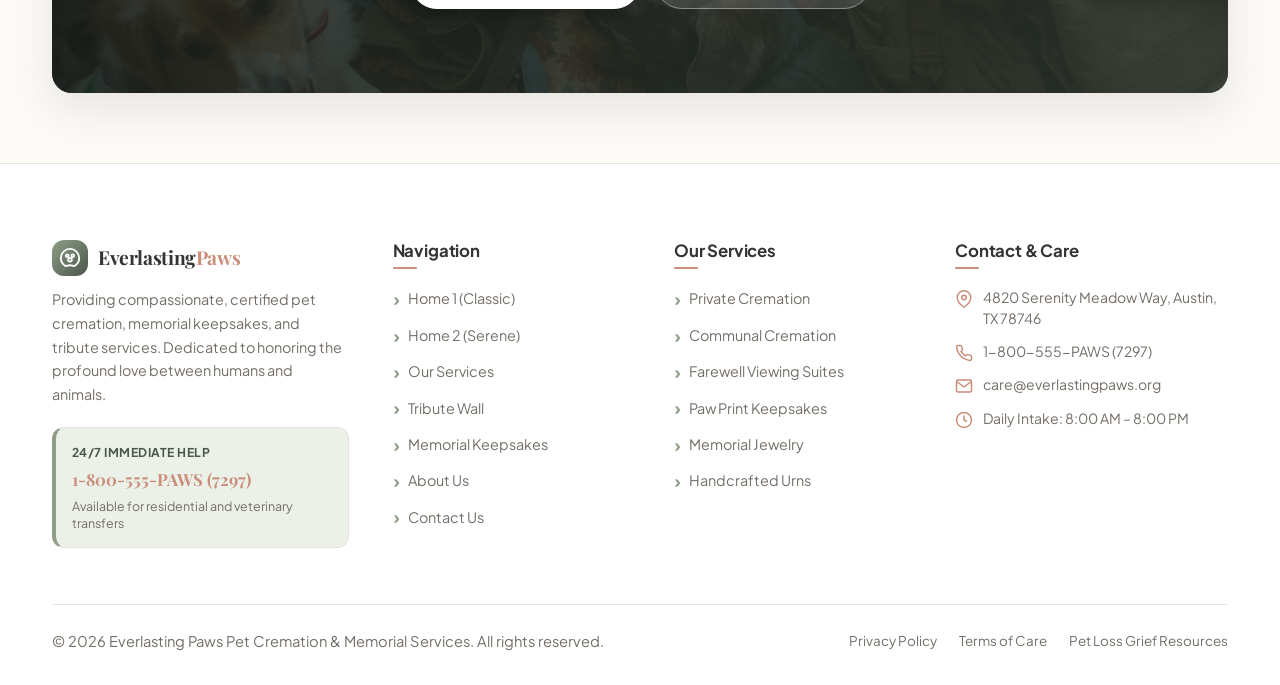
<file: about.html>
<!DOCTYPE html>
<html lang="en" data-theme="light" dir="ltr">
<head>
  <meta charset="UTF-8">
  <meta name="viewport" content="width=device-width, initial-scale=1.0">
  <meta name="description" content="About Everlasting Paws — Founded by certified pet bereavement specialists to provide dignified, certified pet cremation and comforting family support.">
  <meta name="keywords" content="about pet cremation, pet bereavement counselors, certified pet aftercare, pet loss support, pet memorial history">
  <title>About Us — Everlasting Paws | Gentle Pet Memorial & Care</title>

  <!-- Google Fonts: Playfair Display & Plus Jakarta Sans -->
  <link rel="preconnect" href="https://fonts.googleapis.com">
  <link rel="preconnect" href="https://fonts.gstatic.com" crossorigin>
  <link href="https://fonts.googleapis.com/css2?family=Playfair+Display:ital,wght@0,500;0,600;0,700;1,400;1,600&family=Plus+Jakarta+Sans:wght@400;500;600;700&display=swap" rel="stylesheet">

  <!-- Core CSS & Responsive CSS -->
  <link rel="stylesheet" href="assets/css/style.css">
  <link rel="stylesheet" href="assets/css/responsive.css">
  <link rel="icon" type="image/svg+xml" href="assets/images/favicon.svg">
  <link rel="shortcut icon" href="assets/images/favicon.svg">
</head>
<body>
  <!-- Page Preloader -->
  <div class="page-preloader" id="pagePreloader" aria-hidden="true">
    <div class="preloader-content">
      <div class="preloader-icon-wrap">
        <svg class="preloader-paw" width="44" height="44" viewBox="0 0 24 24" fill="none" stroke="currentColor" stroke-width="1.8" stroke-linecap="round" stroke-linejoin="round">
          <path d="M12 2C6.5 2 2 6.5 2 12c0 3.5 1.8 6.6 4.6 8.4.4.3.9.4 1.4.3l3.5-.8c.3-.1.6-.1.9 0l3.5.8c.5.1 1 0 1.4-.3C20.2 18.6 22 15.5 22 12c0-5.5-4.5-10-10-10z"/>
          <path d="M9 11a1.5 1.5 0 1 0 0-3 1.5 1.5 0 0 0 0 3z" fill="currentColor"/>
          <path d="M15 11a1.5 1.5 0 1 0 0-3 1.5 1.5 0 0 0 0 3z" fill="currentColor"/>
          <path d="M12 16a2 2 0 1 0 0-4 2 2 0 0 0 0 4z" fill="currentColor"/>
        </svg>
        <div class="preloader-ring"></div>
      </div>
      <div class="preloader-text">Everlasting<span>Paws</span></div>
      <div class="preloader-line"></div>
    </div>
  </div>


  <!-- ===================================================================
       Site Header / Navigation
       =================================================================== -->
  <header class="site-header" id="siteHeader">
    <div class="container">
      <div class="header-inner">
        <!-- Logo -->
        <a href="index.html" class="brand-logo" id="mainLogo" aria-label="Everlasting Paws Home">
          <div class="brand-icon">
            <svg width="22" height="22" viewBox="0 0 24 24" fill="none" stroke="currentColor" stroke-width="2" stroke-linecap="round" stroke-linejoin="round">
              <path d="M12 2C6.5 2 2 6.5 2 12c0 3.5 1.8 6.6 4.6 8.4.4.3.9.4 1.4.3l3.5-.8c.3-.1.6-.1.9 0l3.5.8c.5.1 1 0 1.4-.3C20.2 18.6 22 15.5 22 12c0-5.5-4.5-10-10-10z"/>
              <path d="M9 11a1.5 1.5 0 1 0 0-3 1.5 1.5 0 0 0 0 3z"/>
              <path d="M15 11a1.5 1.5 0 1 0 0-3 1.5 1.5 0 0 0 0 3z"/>
              <path d="M12 16a2 2 0 1 0 0-4 2 2 0 0 0 0 4z"/>
            </svg>
          </div>
          <div class="brand-text">Everlasting<span>Paws</span></div>
        </a>

        <!-- Desktop Navigation -->
        <nav class="desktop-nav" aria-label="Main Navigation">
          <!-- Home Dropdown -->
          <div class="nav-dropdown" id="homeDropdown">
            <button class="nav-link dropdown-trigger" aria-expanded="false" aria-haspopup="true" id="homeDropdownBtn">
              Home
              <svg class="chevron" width="14" height="14" viewBox="0 0 24 24" fill="none" stroke="currentColor" stroke-width="2.2" stroke-linecap="round" stroke-linejoin="round">
                <polyline points="6 9 12 15 18 9"></polyline>
              </svg>
            </button>
            <div class="dropdown-menu" aria-labelledby="homeDropdownBtn">
              <a href="index.html" class="dropdown-item" id="navHome1">
                <span>Home 1 (Classic)</span>
              </a>
              <a href="home-2.html" class="dropdown-item" id="navHome2">
                <span>Home 2 (Serene)</span>
              </a>
            </div>
          </div>

          <a href="services.html" class="nav-link" id="navServices">Services</a>
          <a href="tribute-wall.html" class="nav-link" id="navTributes">Tribute Wall</a>
          <a href="memorial-keepsakes.html" class="nav-link" id="navKeepsakes">Memorial Keepsakes</a>
          <a href="about.html" class="nav-link active" id="navAbout">About Us</a>
          <a href="contact.html" class="nav-link" id="navContact">Contact</a>
        </nav>

        <!-- Header Actions -->
        <div class="header-actions">
          <!-- Theme Toggle -->
          <button class="theme-toggle" id="themeToggleBtn" aria-label="Toggle light and dark mode" title="Toggle Theme">
            <svg class="theme-icon-moon" width="18" height="18" viewBox="0 0 24 24" fill="none" stroke="currentColor" stroke-width="2" stroke-linecap="round" stroke-linejoin="round">
              <path d="M21 12.79A9 9 0 1 1 11.21 3 7 7 0 0 0 21 12.79z"></path>
            </svg>
            <svg class="theme-icon-sun" width="18" height="18" viewBox="0 0 24 24" fill="none" stroke="currentColor" stroke-width="2" stroke-linecap="round" stroke-linejoin="round" style="display:none;">
              <circle cx="12" cy="12" r="5"></circle>
              <line x1="12" y1="1" x2="12" y2="3"></line>
              <line x1="12" y1="21" x2="12" y2="23"></line>
              <line x1="4.22" y1="4.22" x2="5.64" y2="5.64"></line>
              <line x1="18.36" y1="18.36" x2="19.78" y2="19.78"></line>
              <line x1="1" y1="12" x2="3" y2="12"></line>
              <line x1="21" y1="12" x2="23" y2="12"></line>
              <line x1="4.22" y1="19.78" x2="5.64" y2="18.36"></line>
              <line x1="18.36" y1="5.64" x2="19.78" y2="4.22"></line>
            </svg>
          </button>

          <!-- RTL / LTR Toggle -->
          <button class="rtl-toggle" id="rtlToggleBtn" aria-label="Toggle text direction" title="Toggle RTL/LTR">RTL</button>

          <!-- Primary CTA: Arrange Immediate Care -->
          <a href="#contactModal" data-open-modal="contact" class="btn btn-primary nav-cta-btn" id="headerCtaBtn">
            <svg width="16" height="16" viewBox="0 0 24 24" fill="none" stroke="currentColor" stroke-width="2" stroke-linecap="round" stroke-linejoin="round" aria-hidden="true">
              <path d="M20.84 4.61a5.5 5.5 0 0 0-7.78 0L12 5.67l-1.06-1.06a5.5 5.5 0 0 0-7.78 7.78l1.06 1.06L12 21.23l7.78-7.78 1.06-1.06a5.5 5.5 0 0 0 0-7.78z"></path>
            </svg>
            <span>Arrange Immediate Care</span>
          </a>

          <!-- Hamburger Button (Tablet & Mobile) -->
          <button class="menu-toggle" id="mobileMenuBtn" aria-label="Open Navigation Drawer">
            <svg width="22" height="22" viewBox="0 0 24 24" fill="none" stroke="currentColor" stroke-width="2" stroke-linecap="round" stroke-linejoin="round">
              <line x1="3" y1="12" x2="21" y2="12"></line>
              <line x1="3" y1="6" x2="21" y2="6"></line>
              <line x1="3" y1="18" x2="21" y2="18"></line>
            </svg>
          </button>
        </div>
      </div>
    </div>
  </header>

    <!-- Mobile & Tablet Navigation Drawer -->
  <div class="mobile-drawer-overlay" id="drawerOverlay">
    <div class="mobile-drawer" role="dialog" aria-modal="true" aria-label="Mobile Navigation">
      <div class="drawer-header">
        <a href="index.html" class="brand-logo">
          <div class="brand-icon">
            <svg width="22" height="22" viewBox="0 0 24 24" fill="none" stroke="currentColor" stroke-width="2" stroke-linecap="round" stroke-linejoin="round">
              <path d="M12 2C6.5 2 2 6.5 2 12c0 3.5 1.8 6.6 4.6 8.4.4.3.9.4 1.4.3l3.5-.8c.3-.1.6-.1.9 0l3.5.8c.5.1 1 0 1.4-.3C20.2 18.6 22 15.5 22 12c0-5.5-4.5-10-10-10z"/>
              <path d="M9 11a1.5 1.5 0 1 0 0-3 1.5 1.5 0 0 0 0 3z"/>
              <path d="M15 11a1.5 1.5 0 1 0 0-3 1.5 1.5 0 0 0 0 3z"/>
              <path d="M12 16a2 2 0 1 0 0-4 2 2 0 0 0 0 4z"/>
            </svg>
          </div>
          <div class="brand-text">Everlasting<span>Paws</span></div>
        </a>
        <button class="drawer-close" id="drawerCloseBtn" aria-label="Close menu">
          <svg width="20" height="20" viewBox="0 0 24 24" fill="none" stroke="currentColor" stroke-width="2">
            <line x1="18" y1="6" x2="6" y2="18"></line>
            <line x1="6" y1="6" x2="18" y2="18"></line>
          </svg>
        </button>
      </div>

      <nav class="drawer-nav">
        <div class="drawer-dropdown" id="drawerHomeDropdown">
          <button class="drawer-dropdown-btn" id="drawerHomeDropdownBtn" aria-expanded="false" aria-haspopup="true">
            <span>Home Pages</span>
            <svg class="chevron" width="16" height="16" viewBox="0 0 24 24" fill="none" stroke="currentColor" stroke-width="2.2" stroke-linecap="round" stroke-linejoin="round">
              <polyline points="6 9 12 15 18 9"></polyline>
            </svg>
          </button>
          <div class="drawer-subnav">
            <a href="index.html" class="drawer-sublink">• Home 1 (Classic)</a>
            <a href="home-2.html" class="drawer-sublink">• Home 2 (Serene)</a>
          </div>
        </div>
        <a href="services.html" class="drawer-link">Services</a>
        <a href="tribute-wall.html" class="drawer-link">Tribute Wall</a>
        <a href="memorial-keepsakes.html" class="drawer-link">Memorial Keepsakes</a>
        <a href="about.html" class="drawer-link active">About Us</a>
        <a href="contact.html" class="drawer-link">Contact</a>
      </nav>

      <div class="drawer-footer">
        <a href="#contactModal" data-open-modal="contact" class="btn btn-primary drawer-cta-btn" id="drawerConsultBtn">
          <svg width="18" height="18" viewBox="0 0 24 24" fill="none" stroke="currentColor" stroke-width="2" stroke-linecap="round" stroke-linejoin="round" aria-hidden="true">
            <path d="M20.84 4.61a5.5 5.5 0 0 0-7.78 0L12 5.67l-1.06-1.06a5.5 5.5 0 0 0-7.78 7.78l1.06 1.06L12 21.23l7.78-7.78 1.06-1.06a5.5 5.5 0 0 0 0-7.78z"></path>
          </svg>
          <span>Arrange Immediate Care</span>
        </a>
        <div class="drawer-controls">
          <button class="drawer-theme-btn" id="drawerThemeToggle" aria-label="Toggle light and dark mode" title="Toggle Theme">
            <svg class="theme-icon-moon" width="18" height="18" viewBox="0 0 24 24" fill="none" stroke="currentColor" stroke-width="2" stroke-linecap="round" stroke-linejoin="round">
              <path d="M21 12.79A9 9 0 1 1 11.21 3 7 7 0 0 0 21 12.79z"></path>
            </svg>
            <svg class="theme-icon-sun" width="18" height="18" viewBox="0 0 24 24" fill="none" stroke="currentColor" stroke-width="2" stroke-linecap="round" stroke-linejoin="round" style="display:none;">
              <circle cx="12" cy="12" r="5"></circle>
              <line x1="12" y1="1" x2="12" y2="3"></line>
              <line x1="12" y1="21" x2="12" y2="23"></line>
              <line x1="4.22" y1="4.22" x2="5.64" y2="5.64"></line>
              <line x1="18.36" y1="18.36" x2="19.78" y2="19.78"></line>
              <line x1="1" y1="12" x2="3" y2="12"></line>
              <line x1="21" y1="12" x2="23" y2="12"></line>
              <line x1="4.22" y1="19.78" x2="5.64" y2="18.36"></line>
              <line x1="18.36" y1="5.64" x2="19.78" y2="4.22"></line>
            </svg>
            <span class="theme-text">Dark Mode</span>
          </button>
          <button class="rtl-toggle" id="drawerRtlToggle" aria-label="Toggle text direction">RTL</button>
        </div>
      </div>
    </div>
  </div>

  <main id="mainContent">

    <!-- ===================================================================
         SECTION 1: About Hero
         =================================================================== -->
    <section class="page-hero" id="aboutHero">
      <div class="container">
        <div class="page-hero-grid">
          <div class="page-hero-content">
            <div class="badge badge-accent">
              <svg width="14" height="14" viewBox="0 0 24 24" fill="currentColor"><path d="M12 21.35l-1.45-1.32C5.4 15.36 2 12.28 2 8.5 2 5.42 4.42 3 7.5 3c1.74 0 3.41.81 4.5 2.09C13.09 3.81 14.76 3 16.5 3 19.58 3 22 5.42 22 8.5c0 3.78-3.4 6.86-8.55 11.54L12 21.35z"/></svg>
              <span>Our Dedicated Purpose &bull; Gentle Pet Aftercare</span>
            </div>
            <h1 class="page-hero-title">
              Devoted to the <em>Sacred Bond</em> Between You &amp; Your Pet
            </h1>
            <p class="page-hero-desc">
              Everlasting Paws was born out of a profound love for animals and the deeply felt need for compassionate, dignified, and honest pet aftercare. We walk beside families with warmth, tender understanding, and certified peace of mind.
            </p>
            <div class="page-hero-actions">
              <a href="#ourStory" class="btn btn-primary" id="heroReadStoryBtn">
                <span>Read Our Story</span>
                <svg width="18" height="18" viewBox="0 0 24 24" fill="none" stroke="currentColor" stroke-width="2">
                  <line x1="5" y1="12" x2="19" y2="12"></line>
                  <polyline points="12 5 19 12 12 19"></polyline>
                </svg>
              </a>
              <a href="services.html" class="btn btn-secondary" id="heroAftercareServicesBtn">
                Our Aftercare Services
              </a>
            </div>
            <div class="hero-stats-row">
              <div class="hero-stat-item">
                <span class="stat-number">15+ Yrs</span>
                <span class="stat-label">Dedicated Compassion</span>
              </div>
              <div class="hero-stat-item">
                <span class="stat-number">100%</span>
                <span class="stat-label">Certified Tracking</span>
              </div>
              <div class="hero-stat-item">
                <span class="stat-number">5.0 ★</span>
                <span class="stat-label">Family Bereavement Care</span>
              </div>
            </div>
          </div>

          <div class="page-hero-image-wrap">
            <img src="assets/images/about/about-hero.jpg" alt="A caring person embracing a loyal golden companion" class="page-hero-img" loading="eager">
          </div>
        </div>
      </div>
    </section>

    <!-- ===================================================================
         SECTION 2: Our Story
         =================================================================== -->
    <section class="honoring-section section-padding" id="ourStory">
      <div class="container">
        <div class="split-grid">
          <div class="split-media-wrapper">
            <div class="split-image-card">
              <img src="assets/images/about/about-story-sanctuary.png" alt="Loving caregiver gently petting and embracing companion dog and cat together" width="800" height="600" loading="lazy">
            </div>
            <div class="split-quote-badge">
              <div class="quote-stars">★★★★★</div>
              <p class="quote-text">"Created so no pet parent ever has to face saying goodbye in cold silence."</p>
              <span class="quote-author">— Dr. Evelyn Vance, Founder</span>
            </div>
          </div>

          <div class="split-content">
            <span class="section-tag">Our History</span>
            <h2 class="split-title">Founded on Compassion, Built on Unbroken Trust</h2>
            <p class="split-desc">
              When our founder lost her childhood dog Oliver in 2012, she realized how sterile, cold, and transactional traditional pet aftercare could be. She set out to build a genuine sanctuary where grief is honored with warmth, gentle music, and unconditional dignity.
            </p>
            <p class="split-desc">
              Today, Everlasting Paws serves pet parents across the region with private viewing suites, dedicated individual cremation chambers, handcrafted keepsakes, and free bereavement support groups.
            </p>
            <div>
              <a href="services.html" class="btn btn-primary">
                Explore What We Offer
              </a>
            </div>
          </div>
        </div>
      </div>
    </section>

    <!-- ===================================================================
         SECTION 3: Our Compassionate Approach (3 Pillars)
         =================================================================== -->
    <section class="care-section section-padding" id="ourApproach">
      <div class="container">
        <div class="section-header">
          <span class="section-tag">Guiding Principles</span>
          <h2 class="section-title">Our Compassionate Approach</h2>
          <p class="section-desc">
            Three foundational promises that guide every action, every transfer, and every keepsake we craft.
          </p>
        </div>

        <div class="tributes-grid">
          <!-- Pillar 1 -->
          <div class="care-card" id="app1">
            <div class="journey-thumb" style="border-radius: var(--radius-md); margin-bottom: 20px;">
              <img src="assets/images/about/about-approach-compassion.jpg" alt="Dedicated pet specialists walking guide dog with gentle attentive care" width="600" height="375" loading="lazy">
            </div>
            <h3 class="care-card-title">Tender Reverence</h3>
            <p class="care-card-text">
              We cradle every pet in clean, soft linen blankets and treat them as honored members of our own family throughout their entire stay.
            </p>
          </div>

          <!-- Pillar 2 -->
          <div class="care-card" id="app2">
            <div class="journey-thumb" style="border-radius: var(--radius-md); margin-bottom: 20px;">
              <img src="assets/images/about/about-approach-tracking.png" alt="Companion dog with GPS tracking collar beside mobile live tracking identification app" width="600" height="375" loading="lazy">
            </div>
            <h3 class="care-card-title">100% Tracking Integrity</h3>
            <p class="care-card-text">
              Our PawsTrack™ digital identification protocol guarantees your companion is tracked at every step with complete chain of custody.
            </p>
          </div>

          <!-- Pillar 3 -->
          <div class="care-card" id="app3">
            <div class="journey-thumb" style="border-radius: var(--radius-md); margin-bottom: 20px;">
              <img src="assets/images/about/about-approach-nature.png" alt="Compassionate animal caretaker comforting dog in tranquil sunset meadow sanctuary with gentle animals" width="600" height="375" loading="lazy">
            </div>
            <h3 class="care-card-title">Peaceful Sanctuary</h3>
            <p class="care-card-text">
              Our protected memorial wildflower garden and serene reflection parlor offer families sacred physical spaces to grieve and heal.
            </p>
          </div>
        </div>
      </div>
    </section>

    <!-- ===================================================================
         SECTION 4: How We Care (Facility & Community)
         =================================================================== -->
    <section class="keepsakes-section section-padding" id="howWeCare">
      <div class="container">
        <div class="split-grid">
          <div class="split-content">
            <span class="section-tag">Sanctuary Standards</span>
            <h2 class="split-title">A Peaceful Environment Designed for Closure</h2>
            <p class="split-desc">
              From our temperature-controlled private resting quarters to our peaceful family parlors, every corner of our facility was intentionally designed to soften grief.
            </p>

            <div class="feature-list">
              <div class="feature-item">
                <div class="feature-icon-bullet">✓</div>
                <div>
                  <h4>Unhurried Family Farewell Viewings</h4>
                  <p>Private farewell time with soft ambient lighting, tea, and quiet music.</p>
                </div>
              </div>

              <div class="feature-item">
                <div class="feature-icon-bullet">✓</div>
                <div>
                  <h4>Free Weekly Bereavement Support Groups</h4>
                  <p>Facilitated by licensed pet loss therapists in person and via secure online video.</p>
                </div>
              </div>

              <div class="feature-item">
                <div class="feature-icon-bullet">✓</div>
                <div>
                  <h4>Support for Local Animal Shelters</h4>
                  <p>A portion of all proceeds funds emergency veterinary care for homeless animals.</p>
                </div>
              </div>
            </div>
          </div>

          <div class="split-media-wrapper">
            <div class="split-image-card">
              <img src="assets/images/about/about-facility.jpg" alt="Serene natural sunlight environment with green indoor plants, resting companion dog, and calm family atmosphere" width="800" height="600" loading="lazy">
            </div>
          </div>
        </div>
      </div>
    </section>

    <!-- ===================================================================
         SECTION 5: Why Families Trust Us + Final CTA
         =================================================================== -->
    <section class="cta-section section-padding" id="aboutCta">
      <div class="container">
        <div class="cta2-banner" style="background-image: url('assets/images/about/about-cta-comfort.jpg');">
          <div class="cta2-overlay"></div>
          <div class="cta2-content">
            <span class="section-tag">
              🕊️ Standing By Your Side
            </span>
            <h2 class="cta2-title">Let Us Help You Honor Their Loving Memory</h2>
            <p class="cta2-text">
              Have questions about our private cremation protocol, keepsake customization, or pre-planning services? Our directors are here to speak with you anytime.
            </p>
            <div class="cta2-actions">
              <a href="contact.html" class="btn btn-primary" id="aboutCtaContactBtn">
                Contact Our Care Team
              </a>
              <a href="tel:8005557297" class="btn btn-secondary" id="aboutCtaCallBtn">
                Call (800) 555-PAWS
              </a>
            </div>
          </div>
        </div>
      </div>
    </section>

  </main>

  <!-- ===================================================================
       Site Footer
       =================================================================== -->
  <footer class="site-footer" id="siteFooter">
    <div class="container">
      <div class="footer-grid">
        <!-- Col 1: Brand & Emergency -->
        <div class="footer-col footer-col-brand">
          <a href="index.html" class="brand-logo footer-logo" aria-label="Everlasting Paws Home">
            <div class="brand-icon">
              <svg width="22" height="22" viewBox="0 0 24 24" fill="none" stroke="currentColor" stroke-width="2" stroke-linecap="round" stroke-linejoin="round">
                <path d="M12 2C6.5 2 2 6.5 2 12c0 3.5 1.8 6.6 4.6 8.4.4.3.9.4 1.4.3l3.5-.8c.3-.1.6-.1.9 0l3.5.8c.5.1 1 0 1.4-.3C20.2 18.6 22 15.5 22 12c0-5.5-4.5-10-10-10z"/>
                <path d="M9 11a1.5 1.5 0 1 0 0-3 1.5 1.5 0 0 0 0 3z"/>
                <path d="M15 11a1.5 1.5 0 1 0 0-3 1.5 1.5 0 0 0 0 3z"/>
                <path d="M12 16a2 2 0 1 0 0-4 2 2 0 0 0 0 4z"/>
              </svg>
            </div>
            <div class="brand-text">Everlasting<span>Paws</span></div>
          </a>
          <p class="footer-desc">
            Providing compassionate, certified pet cremation, memorial keepsakes, and tribute services. Dedicated to honoring the profound love between humans and animals.
          </p>
          <div class="emergency-notice">
            <div class="notice-badge">24/7 Immediate Help</div>
            <a href="tel:18005557297" class="notice-phone">1-800-555-PAWS (7297)</a>
            <span class="notice-sub">Available for residential and veterinary transfers</span>
          </div>
        </div>

        <!-- Col 2: Navigation & Pages -->
        <div class="footer-col">
          <h4 class="footer-heading">Navigation</h4>
          <ul class="footer-links">
            <li><a href="index.html" class="footer-link">Home 1 (Classic)</a></li>
            <li><a href="home-2.html" class="footer-link">Home 2 (Serene)</a></li>
            <li><a href="services.html" class="footer-link">Our Services</a></li>
            <li><a href="tribute-wall.html" class="footer-link">Tribute Wall</a></li>
            <li><a href="memorial-keepsakes.html" class="footer-link">Memorial Keepsakes</a></li>
            <li><a href="about.html" class="footer-link">About Us</a></li>
            <li><a href="contact.html" class="footer-link">Contact Us</a></li>
          </ul>
        </div>

        <!-- Col 3: Services & Keepsakes -->
        <div class="footer-col">
          <h4 class="footer-heading">Our Services</h4>
          <ul class="footer-links">
            <li><a href="services.html#privateServiceCard" class="footer-link">Private Cremation</a></li>
            <li><a href="services.html#communalServiceCard" class="footer-link">Communal Cremation</a></li>
            <li><a href="services.html#serviceProcess" class="footer-link">Farewell Viewing Suites</a></li>
            <li><a href="memorial-keepsakes.html" class="footer-link">Paw Print Keepsakes</a></li>
            <li><a href="memorial-keepsakes.html" class="footer-link">Memorial Jewelry</a></li>
            <li><a href="memorial-keepsakes.html#urnCollectionSection" class="footer-link">Handcrafted Urns</a></li>
          </ul>
        </div>

        <!-- Col 4: Contact & Support -->
        <div class="footer-col">
          <h4 class="footer-heading">Contact &amp; Care</h4>
          <div class="footer-contact-info">
            <div class="contact-row">
              <svg width="18" height="18" viewBox="0 0 24 24" fill="none" stroke="currentColor" stroke-width="2">
                <path d="M21 10c0 7-9 13-9 13s-9-6-9-13a9 9 0 0 1 18 0z"></path>
                <circle cx="12" cy="10" r="3"></circle>
              </svg>
              <span>4820 Serenity Meadow Way, Austin, TX 78746</span>
            </div>
            <div class="contact-row">
              <svg width="18" height="18" viewBox="0 0 24 24" fill="none" stroke="currentColor" stroke-width="2">
                <path d="M22 16.92v3a2 2 0 0 1-2.18 2 19.79 19.79 0 0 1-8.63-3.07 19.5 19.5 0 0 1-6-6 19.79 19.79 0 0 1-3.07-8.67A2 2 0 0 1 4.11 2h3a2 2 0 0 1 2 1.72 12.84 12.84 0 0 0 .7 2.81 2 2 0 0 1-.45 2.11L8.09 9.91a16 16 0 0 0 6 6l1.27-1.27a2 2 0 0 1 2.11-.45 12.84 12.84 0 0 0 2.81.7A2 2 0 0 1 22 16.92z"></path>
              </svg>
              <a href="tel:18005557297">1-800-555-PAWS (7297)</a>
            </div>
            <div class="contact-row">
              <svg width="18" height="18" viewBox="0 0 24 24" fill="none" stroke="currentColor" stroke-width="2">
                <path d="M4 4h16c1.1 0 2 .9 2 2v12c0 1.1-.9 2-2 2H4c-1.1 0-2-.9-2-2V6c0-1.1.9-2 2-2z"></path>
                <polyline points="22,6 12,13 2,6"></polyline>
              </svg>
              <a href="mailto:care@everlastingpaws.org">care@everlastingpaws.org</a>
            </div>
            <div class="contact-row">
              <svg width="18" height="18" viewBox="0 0 24 24" fill="none" stroke="currentColor" stroke-width="2">
                <circle cx="12" cy="12" r="10"></circle>
                <polyline points="12 6 12 12 16 14"></polyline>
              </svg>
              <span>Daily Intake: 8:00 AM &ndash; 8:00 PM</span>
            </div>
          </div>
        </div>
      </div>

      <div class="footer-bottom">
        <p class="footer-copy">&copy; 2026 Everlasting Paws Pet Cremation &amp; Memorial Services. All rights reserved.</p>
        <div class="footer-bottom-links">
          <a href="about.html">Privacy Policy</a>
          <a href="about.html">Terms of Care</a>
          <a href="about.html">Pet Loss Grief Resources</a>
        </div>
      </div>
    </div>
  </footer>

  <!-- ===================================================================
       Quick Care & Consultation Modal
       =================================================================== -->
  <div class="modal-overlay" id="contactModal">
    <div class="modal-card">
      <button class="modal-close" aria-label="Close modal">
        <svg width="18" height="18" viewBox="0 0 24 24" fill="none" stroke="currentColor" stroke-width="2">
          <line x1="18" y1="6" x2="6" y2="18"></line>
          <line x1="6" y1="6" x2="18" y2="18"></line>
        </svg>
      </button>
      <h3 class="modal-title">Gentle Care & Consultation</h3>
      <p class="modal-desc">Leave your details and our care director will reach out promptly with warmth and support.</p>
      <form class="modal-form">
        <div class="form-group">
          <label for="petParentName">Your Name</label>
          <input type="text" id="petParentName" class="form-control" placeholder="e.g. Eleanor Vance" required>
        </div>
        <div class="form-group">
          <label for="contactPhone">Phone / Email</label>
          <input type="text" id="contactPhone" class="form-control" placeholder="e.g. (555) 234-5678 or email" required>
        </div>
        <div class="form-group">
          <label for="petNameModal">Pet's Name & Type</label>
          <input type="text" id="petNameModal" class="form-control" placeholder="e.g. Barnaby (Golden Retriever)">
        </div>
        <div class="form-group">
          <label for="serviceInterest">Service of Interest</label>
          <select id="serviceInterest" class="form-control">
            <option value="private">Private Cremation</option>
            <option value="communal">Communal Garden Scattering</option>
            <option value="keepsakes">Memorial Keepsakes & Jewelry</option>
            <option value="viewing">Private Viewing & Farewell</option>
            <option value="preplanning">Gentle Pre-Planning</option>
          </select>
        </div>
        <button type="submit" class="btn btn-primary" style="margin-top: 8px;">
          Send Gentle Request
        </button>
      </form>
    </div>
  </div>

  <!-- Main JavaScript -->
  <script src="assets/js/main.js"></script>
  <!-- Back to Top Floating Button -->
  <button class="back-to-top" id="backToTop" aria-label="Scroll back to top">
    <svg width="20" height="20" viewBox="0 0 24 24" fill="none" stroke="currentColor" stroke-width="2.5" stroke-linecap="round" stroke-linejoin="round">
      <polyline points="18 15 12 9 6 15"></polyline>
    </svg>
  </button>
</body>
</html>
</file>
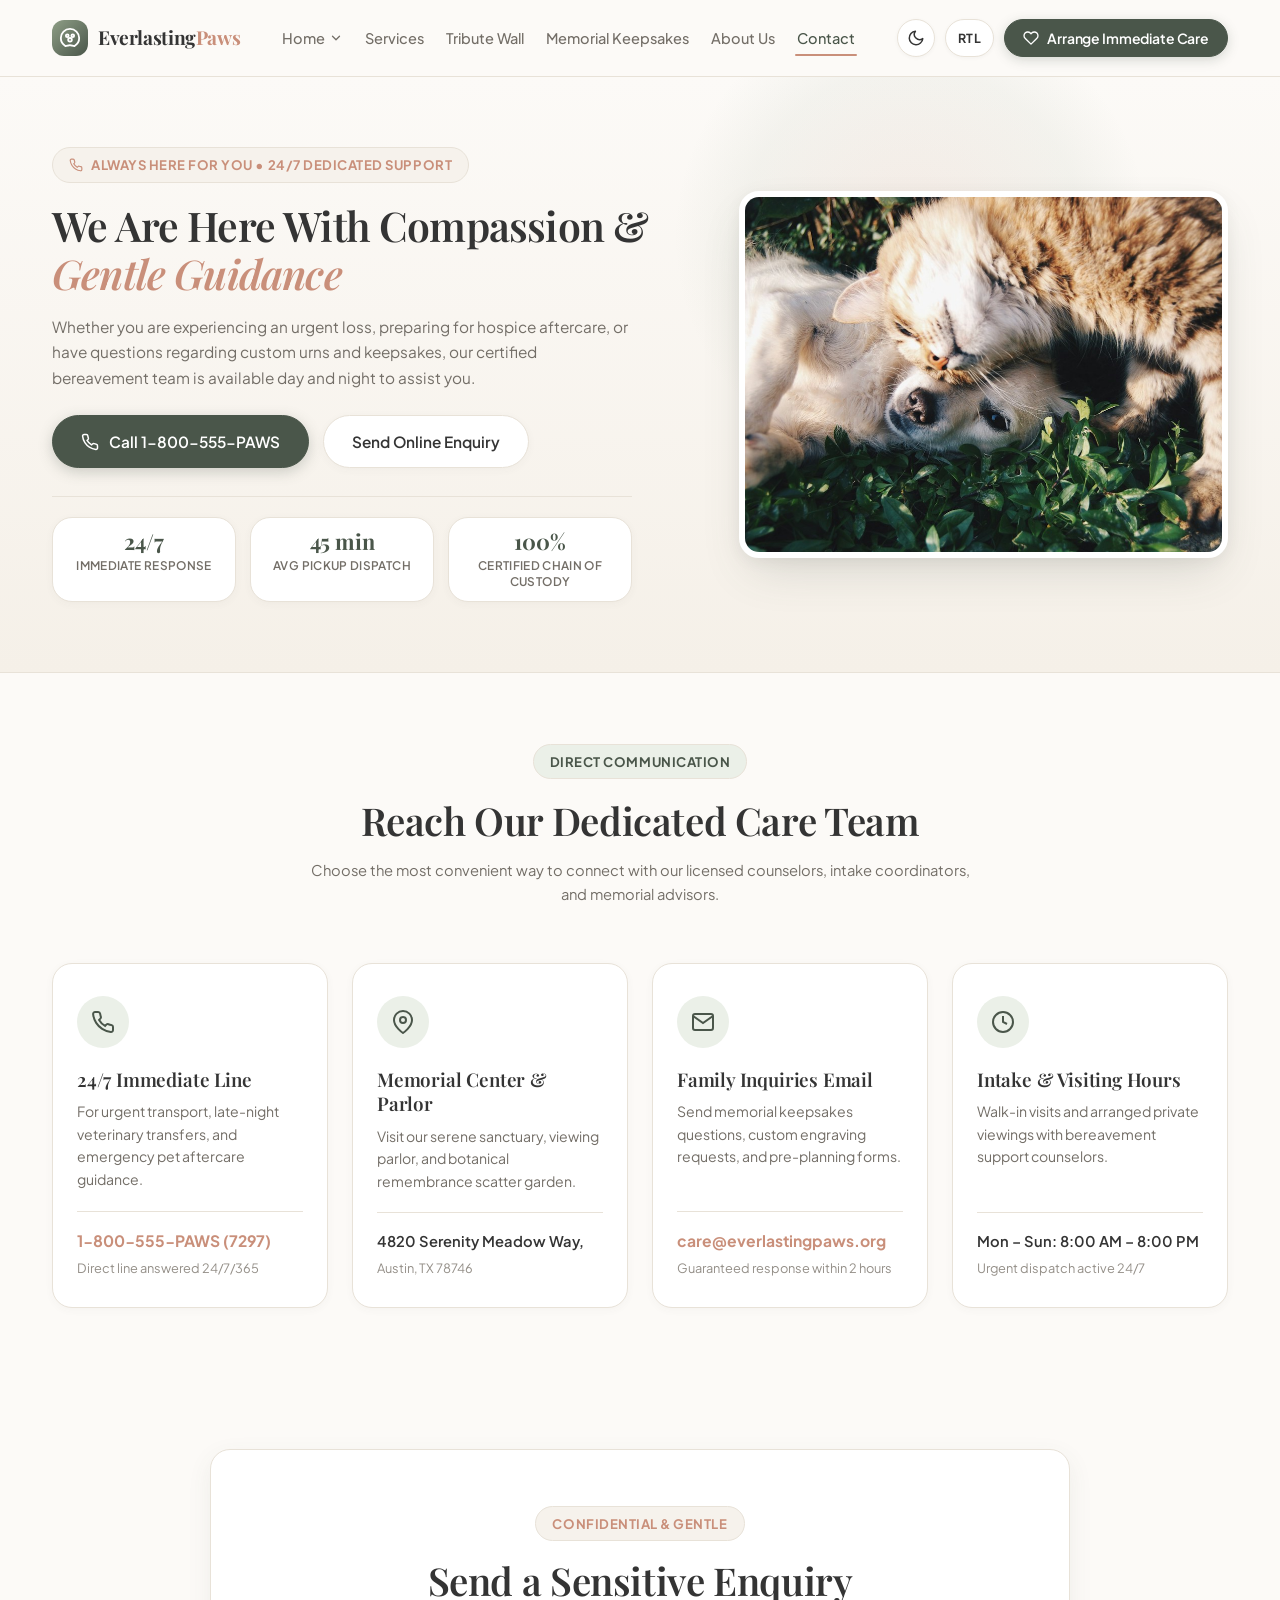
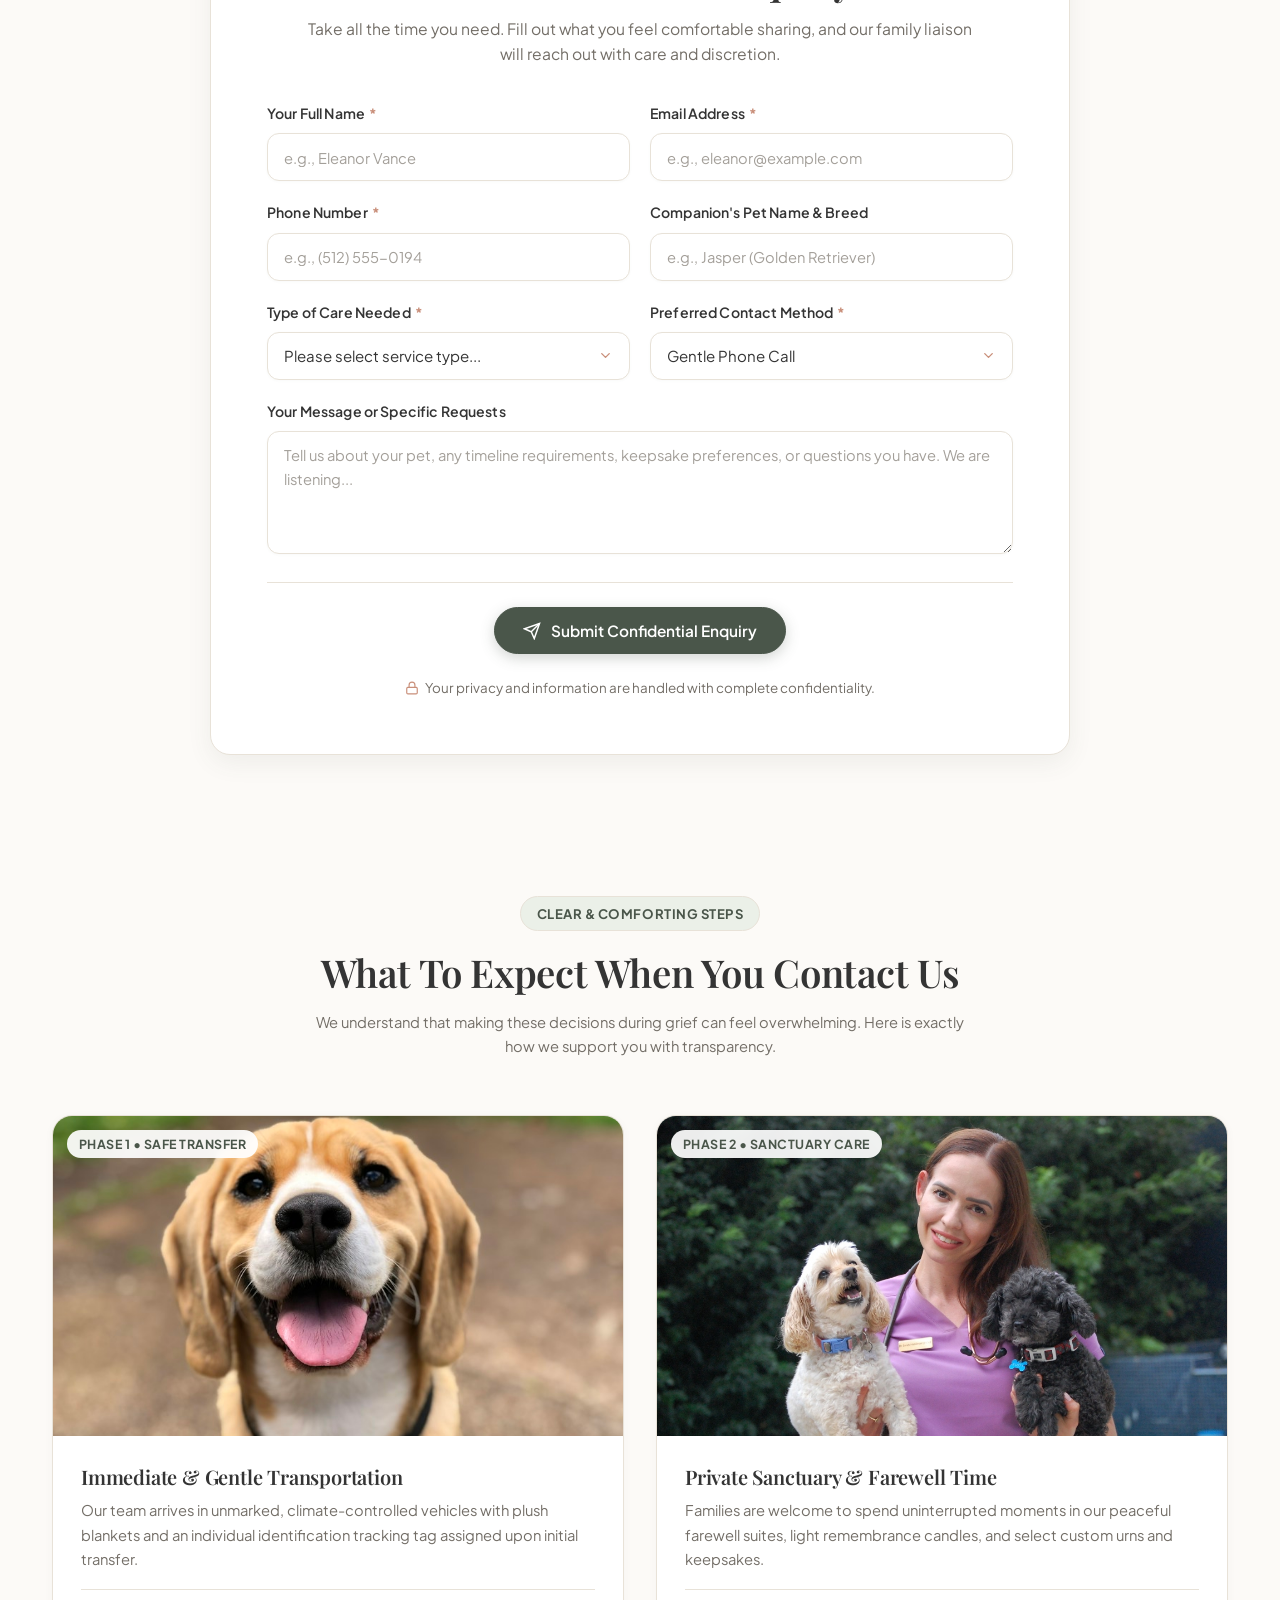
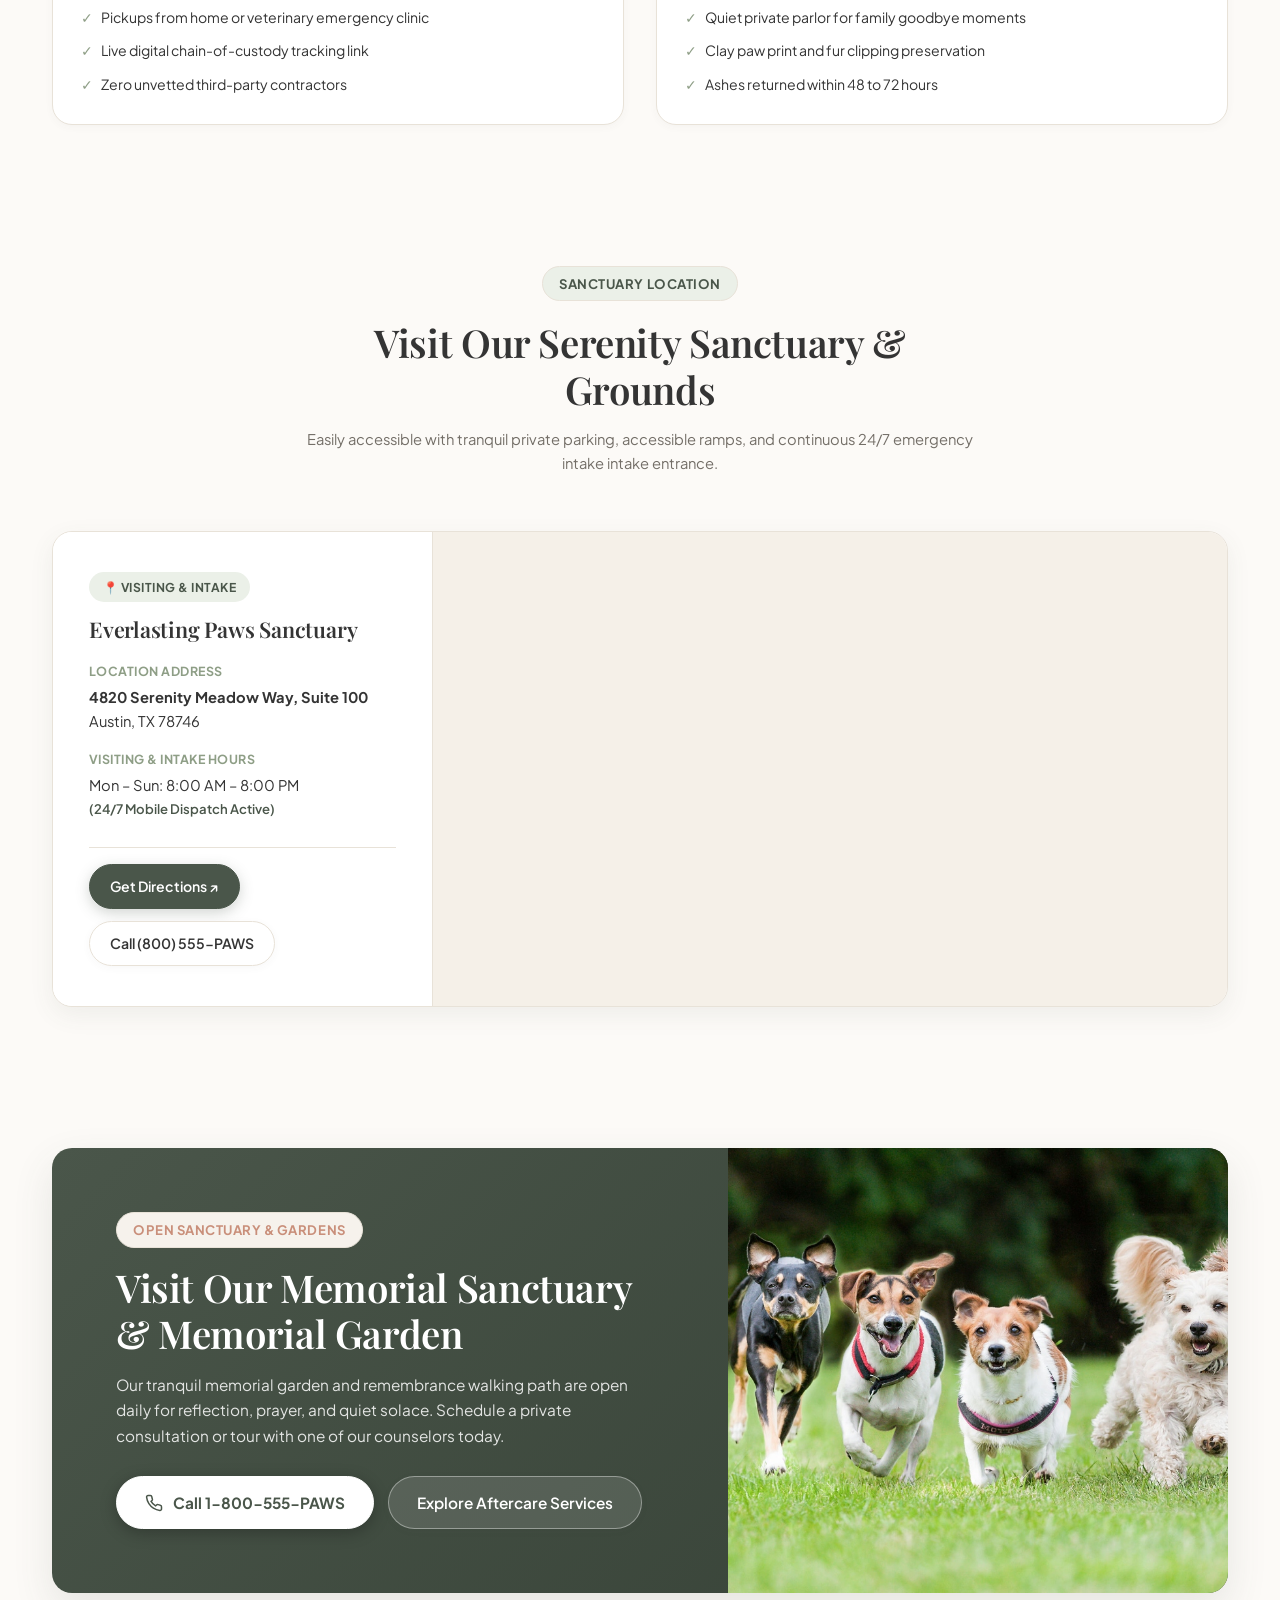
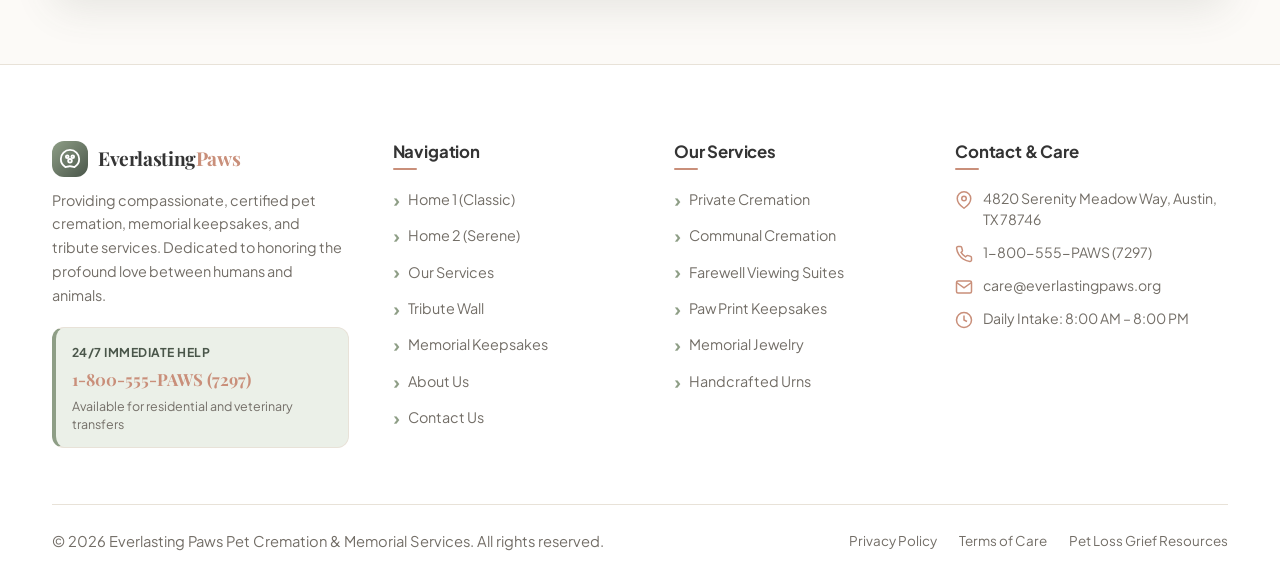
<file: contact.html>
<!DOCTYPE html>
<html lang="en" data-theme="light" dir="ltr">
<head>
  <meta charset="UTF-8">
  <meta name="viewport" content="width=device-width, initial-scale=1.0">
  <meta name="description" content="Contact Everlasting Paws — 24/7 compassionate support for pet cremation, immediate transportation, and gentle memorial planning. We are here for you in every moment.">
  <meta name="keywords" content="contact pet cremation, pet loss support hotline, 24/7 pet aftercare, urgent pet pickup, pet memorial contact">
  <title>Contact Us — Everlasting Paws | 24/7 Compassionate Pet Aftercare</title>

  <!-- Google Fonts: Playfair Display & Plus Jakarta Sans -->
  <link rel="preconnect" href="https://fonts.googleapis.com">
  <link rel="preconnect" href="https://fonts.gstatic.com" crossorigin>
  <link href="https://fonts.googleapis.com/css2?family=Playfair+Display:ital,wght@0,500;0,600;0,700;1,400;1,600&family=Plus+Jakarta+Sans:wght@400;500;600;700&display=swap" rel="stylesheet">

  <!-- Core CSS & Responsive CSS -->
  <link rel="stylesheet" href="assets/css/style.css">
  <link rel="stylesheet" href="assets/css/responsive.css">
  <link rel="icon" type="image/svg+xml" href="assets/images/favicon.svg">
  <link rel="shortcut icon" href="assets/images/favicon.svg">
</head>
<body>
  <!-- Page Preloader -->
  <div class="page-preloader" id="pagePreloader" aria-hidden="true">
    <div class="preloader-content">
      <div class="preloader-icon-wrap">
        <svg class="preloader-paw" width="44" height="44" viewBox="0 0 24 24" fill="none" stroke="currentColor" stroke-width="1.8" stroke-linecap="round" stroke-linejoin="round">
          <path d="M12 2C6.5 2 2 6.5 2 12c0 3.5 1.8 6.6 4.6 8.4.4.3.9.4 1.4.3l3.5-.8c.3-.1.6-.1.9 0l3.5.8c.5.1 1 0 1.4-.3C20.2 18.6 22 15.5 22 12c0-5.5-4.5-10-10-10z"/>
          <path d="M9 11a1.5 1.5 0 1 0 0-3 1.5 1.5 0 0 0 0 3z" fill="currentColor"/>
          <path d="M15 11a1.5 1.5 0 1 0 0-3 1.5 1.5 0 0 0 0 3z" fill="currentColor"/>
          <path d="M12 16a2 2 0 1 0 0-4 2 2 0 0 0 0 4z" fill="currentColor"/>
        </svg>
        <div class="preloader-ring"></div>
      </div>
      <div class="preloader-text">Everlasting<span>Paws</span></div>
      <div class="preloader-line"></div>
    </div>
  </div>


  <!-- ===================================================================
       Site Header / Navigation
       =================================================================== -->
  <header class="site-header" id="siteHeader">
    <div class="container">
      <div class="header-inner">
        <!-- Logo -->
        <a href="index.html" class="brand-logo" id="mainLogo" aria-label="Everlasting Paws Home">
          <div class="brand-icon">
            <svg width="22" height="22" viewBox="0 0 24 24" fill="none" stroke="currentColor" stroke-width="2" stroke-linecap="round" stroke-linejoin="round">
              <path d="M12 2C6.5 2 2 6.5 2 12c0 3.5 1.8 6.6 4.6 8.4.4.3.9.4 1.4.3l3.5-.8c.3-.1.6-.1.9 0l3.5.8c.5.1 1 0 1.4-.3C20.2 18.6 22 15.5 22 12c0-5.5-4.5-10-10-10z"/>
              <path d="M9 11a1.5 1.5 0 1 0 0-3 1.5 1.5 0 0 0 0 3z"/>
              <path d="M15 11a1.5 1.5 0 1 0 0-3 1.5 1.5 0 0 0 0 3z"/>
              <path d="M12 16a2 2 0 1 0 0-4 2 2 0 0 0 0 4z"/>
            </svg>
          </div>
          <div class="brand-text">Everlasting<span>Paws</span></div>
        </a>

        <!-- Desktop Navigation -->
        <nav class="desktop-nav" aria-label="Main Navigation">
          <!-- Home Dropdown -->
          <div class="nav-dropdown" id="homeDropdown">
            <button class="nav-link dropdown-trigger" aria-expanded="false" aria-haspopup="true" id="homeDropdownBtn">
              Home
              <svg class="chevron" width="14" height="14" viewBox="0 0 24 24" fill="none" stroke="currentColor" stroke-width="2.2" stroke-linecap="round" stroke-linejoin="round">
                <polyline points="6 9 12 15 18 9"></polyline>
              </svg>
            </button>
            <div class="dropdown-menu" aria-labelledby="homeDropdownBtn">
              <a href="index.html" class="dropdown-item" id="navHome1">
                <span>Home 1 (Classic)</span>
              </a>
              <a href="home-2.html" class="dropdown-item" id="navHome2">
                <span>Home 2 (Serene)</span>
              </a>
            </div>
          </div>

          <a href="services.html" class="nav-link" id="navServices">Services</a>
          <a href="tribute-wall.html" class="nav-link" id="navTributes">Tribute Wall</a>
          <a href="memorial-keepsakes.html" class="nav-link" id="navKeepsakes">Memorial Keepsakes</a>
          <a href="about.html" class="nav-link" id="navAbout">About Us</a>
          <a href="contact.html" class="nav-link active" id="navContact">Contact</a>
        </nav>

        <!-- Header Actions: Theme, RTL, Login Button, Care Hotline Button & Hamburger -->
        <div class="header-actions">
          <!-- Theme Toggle -->
          <button class="theme-toggle" id="themeToggleBtn" aria-label="Toggle light and dark mode" title="Toggle Theme">
            <svg class="theme-icon-moon" width="18" height="18" viewBox="0 0 24 24" fill="none" stroke="currentColor" stroke-width="2" stroke-linecap="round" stroke-linejoin="round">
              <path d="M21 12.79A9 9 0 1 1 11.21 3 7 7 0 0 0 21 12.79z"></path>
            </svg>
            <svg class="theme-icon-sun" width="18" height="18" viewBox="0 0 24 24" fill="none" stroke="currentColor" stroke-width="2" stroke-linecap="round" stroke-linejoin="round" style="display:none;">
              <circle cx="12" cy="12" r="5"></circle>
              <line x1="12" y1="1" x2="12" y2="3"></line>
              <line x1="12" y1="21" x2="12" y2="23"></line>
              <line x1="4.22" y1="4.22" x2="5.64" y2="5.64"></line>
              <line x1="18.36" y1="18.36" x2="19.78" y2="19.78"></line>
              <line x1="1" y1="12" x2="3" y2="12"></line>
              <line x1="21" y1="12" x2="23" y2="12"></line>
              <line x1="4.22" y1="19.78" x2="5.64" y2="18.36"></line>
              <line x1="18.36" y1="5.64" x2="19.78" y2="4.22"></line>
            </svg>
          </button>

          <!-- RTL / LTR Toggle -->
          <button class="rtl-toggle" id="rtlToggleBtn" aria-label="Toggle text direction" title="Toggle RTL/LTR">RTL</button>

          <!-- Primary CTA: Arrange Immediate Care -->
          <a href="#contactModal" data-open-modal="contact" class="btn btn-primary nav-cta-btn" id="headerCtaBtn">
            <svg width="16" height="16" viewBox="0 0 24 24" fill="none" stroke="currentColor" stroke-width="2" stroke-linecap="round" stroke-linejoin="round" aria-hidden="true">
              <path d="M20.84 4.61a5.5 5.5 0 0 0-7.78 0L12 5.67l-1.06-1.06a5.5 5.5 0 0 0-7.78 7.78l1.06 1.06L12 21.23l7.78-7.78 1.06-1.06a5.5 5.5 0 0 0 0-7.78z"></path>
            </svg>
            <span>Arrange Immediate Care</span>
          </a>

          <!-- Hamburger Button (Tablet & Mobile) -->
          <button class="menu-toggle" id="mobileMenuBtn" aria-label="Open Navigation Drawer">
            <svg width="22" height="22" viewBox="0 0 24 24" fill="none" stroke="currentColor" stroke-width="2" stroke-linecap="round" stroke-linejoin="round">
              <line x1="3" y1="12" x2="21" y2="12"></line>
              <line x1="3" y1="6" x2="21" y2="6"></line>
              <line x1="3" y1="18" x2="21" y2="18"></line>
            </svg>
          </button>
        </div>
      </div>
    </div>
  </header>

    <!-- Mobile & Tablet Navigation Drawer -->
  <div class="mobile-drawer-overlay" id="drawerOverlay">
    <div class="mobile-drawer" role="dialog" aria-modal="true" aria-label="Mobile Navigation">
      <div class="drawer-header">
        <a href="index.html" class="brand-logo">
          <div class="brand-icon">
            <svg width="22" height="22" viewBox="0 0 24 24" fill="none" stroke="currentColor" stroke-width="2" stroke-linecap="round" stroke-linejoin="round">
              <path d="M12 2C6.5 2 2 6.5 2 12c0 3.5 1.8 6.6 4.6 8.4.4.3.9.4 1.4.3l3.5-.8c.3-.1.6-.1.9 0l3.5.8c.5.1 1 0 1.4-.3C20.2 18.6 22 15.5 22 12c0-5.5-4.5-10-10-10z"/>
              <path d="M9 11a1.5 1.5 0 1 0 0-3 1.5 1.5 0 0 0 0 3z"/>
              <path d="M15 11a1.5 1.5 0 1 0 0-3 1.5 1.5 0 0 0 0 3z"/>
              <path d="M12 16a2 2 0 1 0 0-4 2 2 0 0 0 0 4z"/>
            </svg>
          </div>
          <div class="brand-text">Everlasting<span>Paws</span></div>
        </a>
        <button class="drawer-close" id="drawerCloseBtn" aria-label="Close menu">
          <svg width="20" height="20" viewBox="0 0 24 24" fill="none" stroke="currentColor" stroke-width="2">
            <line x1="18" y1="6" x2="6" y2="18"></line>
            <line x1="6" y1="6" x2="18" y2="18"></line>
          </svg>
        </button>
      </div>

      <nav class="drawer-nav">
        <div class="drawer-dropdown" id="drawerHomeDropdown">
          <button class="drawer-dropdown-btn" id="drawerHomeDropdownBtn" aria-expanded="false" aria-haspopup="true">
            <span>Home Pages</span>
            <svg class="chevron" width="16" height="16" viewBox="0 0 24 24" fill="none" stroke="currentColor" stroke-width="2.2" stroke-linecap="round" stroke-linejoin="round">
              <polyline points="6 9 12 15 18 9"></polyline>
            </svg>
          </button>
          <div class="drawer-subnav">
            <a href="index.html" class="drawer-sublink">• Home 1 (Classic)</a>
            <a href="home-2.html" class="drawer-sublink">• Home 2 (Serene)</a>
          </div>
        </div>
        <a href="services.html" class="drawer-link">Services</a>
        <a href="tribute-wall.html" class="drawer-link">Tribute Wall</a>
        <a href="memorial-keepsakes.html" class="drawer-link">Memorial Keepsakes</a>
        <a href="about.html" class="drawer-link">About Us</a>
        <a href="contact.html" class="drawer-link active">Contact</a>
      </nav>

      <div class="drawer-footer">
        <a href="#contactModal" data-open-modal="contact" class="btn btn-primary drawer-cta-btn" id="drawerConsultBtn">
          <svg width="18" height="18" viewBox="0 0 24 24" fill="none" stroke="currentColor" stroke-width="2" stroke-linecap="round" stroke-linejoin="round" aria-hidden="true">
            <path d="M20.84 4.61a5.5 5.5 0 0 0-7.78 0L12 5.67l-1.06-1.06a5.5 5.5 0 0 0-7.78 7.78l1.06 1.06L12 21.23l7.78-7.78 1.06-1.06a5.5 5.5 0 0 0 0-7.78z"></path>
          </svg>
          <span>Arrange Immediate Care</span>
        </a>
        <div class="drawer-controls">
          <button class="drawer-theme-btn" id="drawerThemeToggle" aria-label="Toggle light and dark mode" title="Toggle Theme">
            <svg class="theme-icon-moon" width="18" height="18" viewBox="0 0 24 24" fill="none" stroke="currentColor" stroke-width="2" stroke-linecap="round" stroke-linejoin="round">
              <path d="M21 12.79A9 9 0 1 1 11.21 3 7 7 0 0 0 21 12.79z"></path>
            </svg>
            <svg class="theme-icon-sun" width="18" height="18" viewBox="0 0 24 24" fill="none" stroke="currentColor" stroke-width="2" stroke-linecap="round" stroke-linejoin="round" style="display:none;">
              <circle cx="12" cy="12" r="5"></circle>
              <line x1="12" y1="1" x2="12" y2="3"></line>
              <line x1="12" y1="21" x2="12" y2="23"></line>
              <line x1="4.22" y1="4.22" x2="5.64" y2="5.64"></line>
              <line x1="18.36" y1="18.36" x2="19.78" y2="19.78"></line>
              <line x1="1" y1="12" x2="3" y2="12"></line>
              <line x1="21" y1="12" x2="23" y2="12"></line>
              <line x1="4.22" y1="19.78" x2="5.64" y2="18.36"></line>
              <line x1="18.36" y1="5.64" x2="19.78" y2="4.22"></line>
            </svg>
            <span class="theme-text">Dark Mode</span>
          </button>
          <button class="rtl-toggle" id="drawerRtlToggle" aria-label="Toggle text direction">RTL</button>
        </div>
      </div>
    </div>
  </div>

  <main id="mainContent">

    <!-- ===================================================================
         SECTION 1: Contact Hero
         =================================================================== -->
    <section class="page-hero" id="contactHero">
      <div class="container">
        <div class="page-hero-grid">
          <div class="page-hero-content">
            <div class="badge badge-accent">
              <svg width="14" height="14" viewBox="0 0 24 24" fill="none" stroke="currentColor" stroke-width="2"><path d="M22 16.92v3a2 2 0 0 1-2.18 2 19.79 19.79 0 0 1-8.63-3.07 19.5 19.5 0 0 1-6-6 19.79 19.79 0 0 1-3.07-8.67A2 2 0 0 1 4.11 2h3a2 2 0 0 1 2 1.72 12.84 12.84 0 0 0 .7 2.81 2 2 0 0 1-.45 2.11L8.09 9.91a16 16 0 0 0 6 6l1.27-1.27a2 2 0 0 1 2.11-.45 12.84 12.84 0 0 0 2.81.7A2 2 0 0 1 22 16.92z"/></svg>
              <span>Always Here For You &bull; 24/7 Dedicated Support</span>
            </div>
            <h1 class="page-hero-title">We Are Here With Compassion &amp; <em>Gentle Guidance</em></h1>
            <p class="page-hero-desc">
              Whether you are experiencing an urgent loss, preparing for hospice aftercare, or have questions regarding custom urns and keepsakes, our certified bereavement team is available day and night to assist you.
            </p>
            <div class="page-hero-actions">
              <a href="tel:18005557297" class="btn btn-primary" id="heroCallNowBtn">
                <svg width="18" height="18" viewBox="0 0 24 24" fill="none" stroke="currentColor" stroke-width="2"><path d="M22 16.92v3a2 2 0 0 1-2.18 2 19.79 19.79 0 0 1-8.63-3.07 19.5 19.5 0 0 1-6-6 19.79 19.79 0 0 1-3.07-8.67A2 2 0 0 1 4.11 2h3a2 2 0 0 1 2 1.72 12.84 12.84 0 0 0 .7 2.81 2 2 0 0 1-.45 2.11L8.09 9.91a16 16 0 0 0 6 6l1.27-1.27a2 2 0 0 1 2.11-.45 12.84 12.84 0 0 0 2.81.7A2 2 0 0 1 22 16.92z"/></svg>
                Call 1-800-555-PAWS
              </a>
              <a href="#enquiryFormSection" class="btn btn-secondary" id="heroSendEnquiryBtn">Send Online Enquiry</a>
            </div>
            <div class="hero-stats-row">
              <div class="hero-stat-item">
                <span class="stat-number">24/7</span>
                <span class="stat-label">Immediate Response</span>
              </div>
              <div class="hero-stat-item">
                <span class="stat-number">45 min</span>
                <span class="stat-label">Avg Pickup Dispatch</span>
              </div>
              <div class="hero-stat-item">
                <span class="stat-number">100%</span>
                <span class="stat-label">Certified Chain of Custody</span>
              </div>
            </div>
          </div>
          <div class="page-hero-image-wrap">
            <img src="assets/images/contact/contact-hero.jpg" alt="Compassionate counselor comforting pet family in peaceful reception room" class="page-hero-img" loading="eager">
          </div>
        </div>
      </div>
    </section>

    <!-- ===================================================================
         SECTION 2: Contact Information Cards
         =================================================================== -->
    <section class="section-spacing bg-surface" id="contactInfoSection">
      <div class="container">
        <div class="section-header text-center">
          <div class="badge badge-primary">Direct Communication</div>
          <h2 class="section-title">Reach Our Dedicated Care Team</h2>
          <p class="section-subtitle">
            Choose the most convenient way to connect with our licensed counselors, intake coordinators, and memorial advisors.
          </p>
        </div>

        <div class="contact-info-grid">
          <!-- Card 1: 24/7 Emergency Line -->
          <div class="contact-info-card">
            <div class="info-card-icon">
              <svg width="24" height="24" viewBox="0 0 24 24" fill="none" stroke="currentColor" stroke-width="2"><path d="M22 16.92v3a2 2 0 0 1-2.18 2 19.79 19.79 0 0 1-8.63-3.07 19.5 19.5 0 0 1-6-6 19.79 19.79 0 0 1-3.07-8.67A2 2 0 0 1 4.11 2h3a2 2 0 0 1 2 1.72 12.84 12.84 0 0 0 .7 2.81 2 2 0 0 1-.45 2.11L8.09 9.91a16 16 0 0 0 6 6l1.27-1.27a2 2 0 0 1 2.11-.45 12.84 12.84 0 0 0 2.81.7A2 2 0 0 1 22 16.92z"/></svg>
            </div>
            <h3 class="info-card-title">24/7 Immediate Line</h3>
            <p class="info-card-desc">For urgent transport, late-night veterinary transfers, and emergency pet aftercare guidance.</p>
            <div class="info-card-detail">
              <a href="tel:18005557297" class="info-card-link">1-800-555-PAWS (7297)</a>
              <span class="info-subtext">Direct line answered 24/7/365</span>
            </div>
          </div>

          <!-- Card 2: Memorial Center & Parlor -->
          <div class="contact-info-card">
            <div class="info-card-icon">
              <svg width="24" height="24" viewBox="0 0 24 24" fill="none" stroke="currentColor" stroke-width="2"><path d="M21 10c0 7-9 13-9 13s-9-6-9-13a9 9 0 0 1 18 0z"/><circle cx="12" cy="10" r="3"/></svg>
            </div>
            <h3 class="info-card-title">Memorial Center &amp; Parlor</h3>
            <p class="info-card-desc">Visit our serene sanctuary, viewing parlor, and botanical remembrance scatter garden.</p>
            <div class="info-card-detail">
              <span class="info-address">4820 Serenity Meadow Way, </span>
              <span class="info-subtext">Austin, TX 78746</span>
            </div>
          </div>

          <!-- Card 3: Family Support Email -->
          <div class="contact-info-card">
            <div class="info-card-icon">
              <svg width="24" height="24" viewBox="0 0 24 24" fill="none" stroke="currentColor" stroke-width="2"><path d="M4 4h16c1.1 0 2 .9 2 2v12c0 1.1-.9 2-2 2H4c-1.1 0-2-.9-2-2V6c0-1.1.9-2 2-2z"/><polyline points="22,6 12,13 2,6"/></svg>
            </div>
            <h3 class="info-card-title">Family Inquiries Email</h3>
            <p class="info-card-desc">Send memorial keepsakes questions, custom engraving requests, and pre-planning forms.</p>
            <div class="info-card-detail">
              <a href="mailto:care@everlastingpaws.org" class="info-card-link">care@everlastingpaws.org</a>
              <span class="info-subtext">Guaranteed response within 2 hours</span>
            </div>
          </div>

          <!-- Card 4: Intake & Visiting Hours -->
          <div class="contact-info-card">
            <div class="info-card-icon">
              <svg width="24" height="24" viewBox="0 0 24 24" fill="none" stroke="currentColor" stroke-width="2"><circle cx="12" cy="12" r="10"/><polyline points="12 6 12 12 16 14"/></svg>
            </div>
            <h3 class="info-card-title">Intake &amp; Visiting Hours</h3>
            <p class="info-card-desc">Walk-in visits and arranged private viewings with bereavement support counselors.</p>
            <div class="info-card-detail">
              <span class="info-address">Mon &ndash; Sun: 8:00 AM &ndash; 8:00 PM</span>
              <span class="info-subtext">Urgent dispatch active 24/7</span>
            </div>
          </div>
        </div>
      </div>
    </section>

    <!-- ===================================================================
         SECTION 3: Sensitive Enquiry Form
         =================================================================== -->
    <section class="section-spacing" id="enquiryFormSection">
      <div class="container">
        <div class="form-wrapper-card">
          <div class="form-header text-center">
            <div class="badge badge-accent">Confidential &amp; Gentle</div>
            <h2 class="section-title">Send a Sensitive Enquiry</h2>
            <p class="section-subtitle">
              Take all the time you need. Fill out what you feel comfortable sharing, and our family liaison will reach out with care and discretion.
            </p>
          </div>

          <form id="sensitiveEnquiryForm" class="sensitive-form" onsubmit="event.preventDefault(); window.handleSensitiveEnquirySubmit();">
            <div class="form-grid-2">
              <!-- Field 1: Name -->
              <div class="form-group">
                <label for="contactFullName" class="form-label">Your Full Name <span class="required-star">*</span></label>
                <input type="text" id="contactFullName" name="fullName" class="form-input" placeholder="e.g., Eleanor Vance" required>
              </div>

              <!-- Field 2: Email -->
              <div class="form-group">
                <label for="contactEmail" class="form-label">Email Address <span class="required-star">*</span></label>
                <input type="email" id="contactEmail" name="email" class="form-input" placeholder="e.g., eleanor@example.com" required>
              </div>
            </div>

            <div class="form-grid-2">
              <!-- Field 3: Phone -->
              <div class="form-group">
                <label for="contactPhone" class="form-label">Phone Number <span class="required-star">*</span></label>
                <input type="tel" id="contactPhone" name="phone" class="form-input" placeholder="e.g., (512) 555-0194" required>
              </div>

              <!-- Field 4: Pet Name -->
              <div class="form-group">
                <label for="contactPetName" class="form-label">Companion's Pet Name &amp; Breed</label>
                <input type="text" id="contactPetName" name="petName" class="form-input" placeholder="e.g., Jasper (Golden Retriever)">
              </div>
            </div>

            <div class="form-grid-2">
              <!-- Field 5: Enquiry Type -->
              <div class="form-group">
                <label for="contactEnquiryType" class="form-label">Type of Care Needed <span class="required-star">*</span></label>
                <select id="contactEnquiryType" name="enquiryType" class="form-select" required>
                  <option value="" disabled selected>Please select service type...</option>
                  <option value="immediate-cremation">Immediate / Urgent Cremation Care</option>
                  <option value="private-cremation">Private Individual Cremation Inquiry</option>
                  <option value="communal-cremation">Communal Garden Scatter Inquiry</option>
                  <option value="viewing-parlor">Private Family Viewing &amp; Parlor Service</option>
                  <option value="keepsakes-urns">Memorial Keepsakes, Jewelry &amp; Custom Urns</option>
                  <option value="pre-planning">Pre-Planning &amp; Senior Pet Consultation</option>
                  <option value="grief-support">Pet Bereavement Counselor Support</option>
                </select>
              </div>

              <!-- Field 6: Preferred Contact Method -->
              <div class="form-group">
                <label for="contactPreferredMethod" class="form-label">Preferred Contact Method <span class="required-star">*</span></label>
                <select id="contactPreferredMethod" name="preferredMethod" class="form-select" required>
                  <option value="phone-call" selected>Gentle Phone Call</option>
                  <option value="text-sms">Text Message (SMS)</option>
                  <option value="email">Email Only</option>
                </select>
              </div>
            </div>

            <!-- Field 7: Message -->
            <div class="form-group">
              <label for="contactMessage" class="form-label">Your Message or Specific Requests</label>
              <textarea id="contactMessage" name="message" class="form-textarea" rows="4" placeholder="Tell us about your pet, any timeline requirements, keepsake preferences, or questions you have. We are listening..."></textarea>
            </div>

            <!-- Submit Button & Feedback -->
            <div class="form-submit-row">
              <button type="submit" class="btn btn-primary btn-lg" id="submitEnquiryBtn">
                <svg width="18" height="18" viewBox="0 0 24 24" fill="none" stroke="currentColor" stroke-width="2"><line x1="22" y1="2" x2="11" y2="13"></line><polygon points="22 2 15 22 11 13 2 9 22 2"></polygon></svg>
                <span>Submit Confidential Enquiry</span>
              </button>
              <p class="form-privacy-note">
                <svg width="14" height="14" viewBox="0 0 24 24" fill="none" stroke="currentColor" stroke-width="2"><rect x="3" y="11" width="18" height="11" rx="2" ry="2"></rect><path d="M7 11V7a5 5 0 0 1 10 0v4"></path></svg> Your privacy and information are handled with complete confidentiality.
              </p>
            </div>
          </form>

          <!-- Form Success Alert (Hidden initially) -->
          <div class="form-feedback-modal" id="formSuccessMessage" style="display: none;">
            <div class="feedback-icon">
              <svg width="32" height="32" viewBox="0 0 24 24" fill="none" stroke="currentColor" stroke-width="2"><path d="M22 11.08V12a10 10 0 1 1-5.93-9.14"></path><polyline points="22 4 12 14.01 9 11.01"></polyline></svg>
            </div>
            <h3 class="feedback-title">Thank You. We Have Received Your Message.</h3>
            <p class="feedback-text">A dedicated bereavement care coordinator is reviewing your request and will connect with you shortly according to your preferred contact method.</p>
            <button class="btn btn-secondary btn-sm" onclick="document.getElementById('formSuccessMessage').style.display='none';">Close Message</button>
          </div>
        </div>
      </div>
    </section>

    <!-- ===================================================================
         SECTION 4: What To Expect
         =================================================================== -->
    <section class="section-spacing bg-surface" id="whatToExpectSection">
      <div class="container">
        <div class="section-header text-center">
          <div class="badge badge-primary">Clear &amp; Comforting Steps</div>
          <h2 class="section-title">What To Expect When You Contact Us</h2>
          <p class="section-subtitle">
            We understand that making these decisions during grief can feel overwhelming. Here is exactly how we support you with transparency.
          </p>
        </div>

        <div class="expectations-grid">
          <!-- Step 1: Respectful Transport -->
          <div class="expect-card">
            <div class="expect-card-media">
              <img src="assets/images/contact/contact-expect-transport.jpg" alt="Dedicated dignified vehicle with respectful transport basket" class="expect-img" loading="lazy">
              <span class="expect-step-badge">Phase 1 &bull; Safe Transfer</span>
            </div>
            <div class="expect-card-body">
              <h3 class="expect-title">Immediate &amp; Gentle Transportation</h3>
              <p class="expect-desc">Our team arrives in unmarked, climate-controlled vehicles with plush blankets and an individual identification tracking tag assigned upon initial transfer.</p>
              <ul class="expect-list">
                <li>Pickups from home or veterinary emergency clinic</li>
                <li>Live digital chain-of-custody tracking link</li>
                <li>Zero unvetted third-party contractors</li>
              </ul>
            </div>
          </div>

          <!-- Step 2: Peaceful Memorial Center -->
          <div class="expect-card">
            <div class="expect-card-media">
              <img src="assets/images/contact/contact-expect-parlor.jpg" alt="Compassionate pet care specialist and veterinarian holding two beloved companion dogs" class="expect-img" loading="lazy">
              <span class="expect-step-badge">Phase 2 &bull; Sanctuary Care</span>
            </div>
            <div class="expect-card-body">
              <h3 class="expect-title">Private Sanctuary &amp; Farewell Time</h3>
              <p class="expect-desc">Families are welcome to spend uninterrupted moments in our peaceful farewell suites, light remembrance candles, and select custom urns and keepsakes.</p>
              <ul class="expect-list">
                <li>Quiet private parlor for family goodbye moments</li>
                <li>Clay paw print and fur clipping preservation</li>
                <li>Ashes returned within 48 to 72 hours</li>
              </ul>
            </div>
          </div>
        </div>
      </div>
    </section>

    <!-- ===================================================================
         SECTION 5: Sanctuary Location & Interactive Map
         =================================================================== -->
    <section class="contact-map-section section-spacing" id="sanctuaryMapSection">
      <div class="container">
        <div class="section-header text-center">
          <div class="badge badge-primary">Sanctuary Location</div>
          <h2 class="section-title">Visit Our Serenity Sanctuary &amp; Grounds</h2>
          <p class="section-subtitle">
            Easily accessible with tranquil private parking, accessible ramps, and continuous 24/7 emergency intake intake entrance.
          </p>
        </div>

        <div class="map-wrapper-card">
          <div class="map-info-panel">
            <span class="map-info-badge">
              📍 Visiting &amp; Intake
            </span>
            <h3 class="map-info-title">Everlasting Paws Sanctuary</h3>

            <div class="map-detail-item">
              <span class="detail-label">Location Address</span>
              <p class="detail-val">
                <strong>4820 Serenity Meadow Way, Suite 100</strong><br>
                Austin, TX 78746
              </p>
            </div>

            <div class="map-detail-item">
              <span class="detail-label">Visiting &amp; Intake Hours</span>
              <p class="detail-val">
                Mon &ndash; Sun: 8:00 AM &ndash; 8:00 PM<br>
                <span style="color:var(--deep-accent); font-weight:600; font-size:0.82rem;">(24/7 Mobile Dispatch Active)</span>
              </p>
            </div>

            <div class="map-info-actions">
              <a href="https://maps.google.com/?q=4820+Serenity+Meadow+Way,+Austin,+TX+78746" target="_blank" rel="noopener noreferrer" class="btn btn-primary">
                <span>Get Directions ↗</span>
              </a>
              <a href="tel:18005557297" class="btn btn-secondary">
                <span>Call (800) 555-PAWS</span>
              </a>
            </div>
          </div>

          <div class="map-iframe-container">
            <iframe 
              src="https://maps.google.com/maps?q=4820+Serenity+Meadow+Way,+Austin,+TX+78746&t=&z=15&ie=UTF8&iwloc=&output=embed" 
              title="Everlasting Paws Memorial Sanctuary Location Map"
              loading="lazy" 
              referrerpolicy="no-referrer-when-downgrade"
              allowfullscreen>
            </iframe>
          </div>
        </div>
      </div>
    </section>

    <!-- ===================================================================
         SECTION 6: Visit / Support CTA
         =================================================================== -->
    <section class="cta-banner-section section-spacing" id="contactSupportCTA">
      <div class="container">
        <div class="cta-banner-card">
          <div class="cta-banner-grid">
            <div class="cta-banner-content">
              <div class="badge badge-accent">Open Sanctuary &amp; Gardens</div>
              <h2 class="cta-title">Visit Our Memorial Sanctuary &amp; Memorial Garden</h2>
              <p class="cta-desc">
                Our tranquil memorial garden and remembrance walking path are open daily for reflection, prayer, and quiet solace. Schedule a private consultation or tour with one of our counselors today.
              </p>
              <div class="cta-actions">
                <a href="tel:18005557297" class="btn btn-primary" id="ctaCallDirect">
                  <svg width="18" height="18" viewBox="0 0 24 24" fill="none" stroke="currentColor" stroke-width="2"><path d="M22 16.92v3a2 2 0 0 1-2.18 2 19.79 19.79 0 0 1-8.63-3.07 19.5 19.5 0 0 1-6-6 19.79 19.79 0 0 1-3.07-8.67A2 2 0 0 1 4.11 2h3a2 2 0 0 1 2 1.72 12.84 12.84 0 0 0 .7 2.81 2 2 0 0 1-.45 2.11L8.09 9.91a16 16 0 0 0 6 6l1.27-1.27a2 2 0 0 1 2.11-.45 12.84 12.84 0 0 0 2.81.7A2 2 0 0 1 22 16.92z"/></svg>
                  Call 1-800-555-PAWS
                </a>
                <a href="services.html" class="btn btn-secondary" id="ctaViewAllServices">Explore Aftercare Services</a>
              </div>
            </div>
            <div class="cta-banner-media">
              <img src="assets/images/contact/contact-cta-garden.jpg" alt="Four happy companion dogs running joyfully together on lush green lawn" class="cta-banner-img" loading="lazy">
            </div>
          </div>
        </div>
      </div>
    </section>

  </main>

  <!-- ===================================================================
       Site Footer
       =================================================================== -->
  <footer class="site-footer" id="siteFooter">
    <div class="container">
      <div class="footer-grid">
        <!-- Col 1: Brand & Emergency -->
        <div class="footer-col footer-col-brand">
          <a href="index.html" class="brand-logo footer-logo" aria-label="Everlasting Paws Home">
            <div class="brand-icon">
              <svg width="22" height="22" viewBox="0 0 24 24" fill="none" stroke="currentColor" stroke-width="2" stroke-linecap="round" stroke-linejoin="round">
                <path d="M12 2C6.5 2 2 6.5 2 12c0 3.5 1.8 6.6 4.6 8.4.4.3.9.4 1.4.3l3.5-.8c.3-.1.6-.1.9 0l3.5.8c.5.1 1 0 1.4-.3C20.2 18.6 22 15.5 22 12c0-5.5-4.5-10-10-10z"/>
                <path d="M9 11a1.5 1.5 0 1 0 0-3 1.5 1.5 0 0 0 0 3z"/>
                <path d="M15 11a1.5 1.5 0 1 0 0-3 1.5 1.5 0 0 0 0 3z"/>
                <path d="M12 16a2 2 0 1 0 0-4 2 2 0 0 0 0 4z"/>
              </svg>
            </div>
            <div class="brand-text">Everlasting<span>Paws</span></div>
          </a>
          <p class="footer-desc">
            Providing compassionate, certified pet cremation, memorial keepsakes, and tribute services. Dedicated to honoring the profound love between humans and animals.
          </p>
          <div class="emergency-notice">
            <div class="notice-badge">24/7 Immediate Help</div>
            <a href="tel:18005557297" class="notice-phone">1-800-555-PAWS (7297)</a>
            <span class="notice-sub">Available for residential and veterinary transfers</span>
          </div>
        </div>

        <!-- Col 2: Navigation & Pages -->
        <div class="footer-col">
          <h4 class="footer-heading">Navigation</h4>
          <ul class="footer-links">
            <li><a href="index.html" class="footer-link">Home 1 (Classic)</a></li>
            <li><a href="home-2.html" class="footer-link">Home 2 (Serene)</a></li>
            <li><a href="services.html" class="footer-link">Our Services</a></li>
            <li><a href="tribute-wall.html" class="footer-link">Tribute Wall</a></li>
            <li><a href="memorial-keepsakes.html" class="footer-link">Memorial Keepsakes</a></li>
            <li><a href="about.html" class="footer-link">About Us</a></li>
            <li><a href="contact.html" class="footer-link">Contact Us</a></li>
          </ul>
        </div>

        <!-- Col 3: Services & Keepsakes -->
        <div class="footer-col">
          <h4 class="footer-heading">Our Services</h4>
          <ul class="footer-links">
            <li><a href="services.html#privateServiceCard" class="footer-link">Private Cremation</a></li>
            <li><a href="services.html#communalServiceCard" class="footer-link">Communal Cremation</a></li>
            <li><a href="services.html#serviceProcess" class="footer-link">Farewell Viewing Suites</a></li>
            <li><a href="memorial-keepsakes.html" class="footer-link">Paw Print Keepsakes</a></li>
            <li><a href="memorial-keepsakes.html" class="footer-link">Memorial Jewelry</a></li>
            <li><a href="memorial-keepsakes.html#urnCollectionSection" class="footer-link">Handcrafted Urns</a></li>
          </ul>
        </div>

        <!-- Col 4: Contact & Support -->
        <div class="footer-col">
          <h4 class="footer-heading">Contact &amp; Care</h4>
          <div class="footer-contact-info">
            <div class="contact-row">
              <svg width="18" height="18" viewBox="0 0 24 24" fill="none" stroke="currentColor" stroke-width="2">
                <path d="M21 10c0 7-9 13-9 13s-9-6-9-13a9 9 0 0 1 18 0z"></path>
                <circle cx="12" cy="10" r="3"></circle>
              </svg>
              <span>4820 Serenity Meadow Way, Austin, TX 78746</span>
            </div>
            <div class="contact-row">
              <svg width="18" height="18" viewBox="0 0 24 24" fill="none" stroke="currentColor" stroke-width="2">
                <path d="M22 16.92v3a2 2 0 0 1-2.18 2 19.79 19.79 0 0 1-8.63-3.07 19.5 19.5 0 0 1-6-6 19.79 19.79 0 0 1-3.07-8.67A2 2 0 0 1 4.11 2h3a2 2 0 0 1 2 1.72 12.84 12.84 0 0 0 .7 2.81 2 2 0 0 1-.45 2.11L8.09 9.91a16 16 0 0 0 6 6l1.27-1.27a2 2 0 0 1 2.11-.45 12.84 12.84 0 0 0 2.81.7A2 2 0 0 1 22 16.92z"></path>
              </svg>
              <a href="tel:18005557297">1-800-555-PAWS (7297)</a>
            </div>
            <div class="contact-row">
              <svg width="18" height="18" viewBox="0 0 24 24" fill="none" stroke="currentColor" stroke-width="2">
                <path d="M4 4h16c1.1 0 2 .9 2 2v12c0 1.1-.9 2-2 2H4c-1.1 0-2-.9-2-2V6c0-1.1.9-2 2-2z"></path>
                <polyline points="22,6 12,13 2,6"></polyline>
              </svg>
              <a href="mailto:care@everlastingpaws.org">care@everlastingpaws.org</a>
            </div>
            <div class="contact-row">
              <svg width="18" height="18" viewBox="0 0 24 24" fill="none" stroke="currentColor" stroke-width="2">
                <circle cx="12" cy="12" r="10"></circle>
                <polyline points="12 6 12 12 16 14"></polyline>
              </svg>
              <span>Daily Intake: 8:00 AM &ndash; 8:00 PM</span>
            </div>
          </div>
        </div>
      </div>

      <div class="footer-bottom">
        <p class="footer-copy">&copy; 2026 Everlasting Paws Pet Cremation &amp; Memorial Services. All rights reserved.</p>
        <div class="footer-bottom-links">
          <a href="about.html">Privacy Policy</a>
          <a href="about.html">Terms of Care</a>
          <a href="about.html">Pet Loss Grief Resources</a>
        </div>
      </div>
    </div>
  </footer>

  <!-- Gentle Care Consultation Modal -->
  <div class="modal-overlay" id="contactModal" role="dialog" aria-modal="true" aria-labelledby="modalTitleContact">
    <div class="modal-card">
      <button class="modal-close" data-close-modal aria-label="Close consultation modal">
        <svg width="20" height="20" viewBox="0 0 24 24" fill="none" stroke="currentColor" stroke-width="2">
          <line x1="18" y1="6" x2="6" y2="18"></line>
          <line x1="6" y1="6" x2="18" y2="18"></line>
        </svg>
      </button>
      <h3 class="modal-title" id="modalTitleContact">Gentle Care &amp; Consultation</h3>
      <p class="modal-desc">Leave your details and our care director will reach out promptly with warmth and support.</p>
      <form class="modal-form">
        <div class="form-group">
          <label for="petParentNameContact">Your Name</label>
          <input type="text" id="petParentNameContact" class="form-control" placeholder="e.g. Eleanor Vance" required>
        </div>
        <div class="form-group">
          <label for="contactPhoneContact">Phone / Email</label>
          <input type="text" id="contactPhoneContact" class="form-control" placeholder="e.g. (555) 234-5678 or email" required>
        </div>
        <div class="form-group">
          <label for="petNameContact">Pet's Name &amp; Type</label>
          <input type="text" id="petNameContact" class="form-control" placeholder="e.g. Barnaby (Golden Retriever)">
        </div>
        <div class="form-group">
          <label for="serviceInterestContact">Service of Interest</label>
          <select id="serviceInterestContact" class="form-control">
            <option value="private">Private Cremation</option>
            <option value="communal">Communal Garden Scattering</option>
            <option value="keepsakes">Memorial Keepsakes &amp; Jewelry</option>
            <option value="viewing">Private Viewing &amp; Farewell</option>
            <option value="preplanning">Gentle Pre-Planning</option>
          </select>
        </div>
        <button type="submit" class="btn btn-primary" style="margin-top: 8px;">
          Send Gentle Request
        </button>
      </form>
    </div>
  </div>

  <!-- Core JavaScript -->
  <script src="assets/js/main.js"></script>
  <script>
    window.handleSensitiveEnquirySubmit = function() {
      const form = document.getElementById('sensitiveEnquiryForm');
      const successModal = document.getElementById('formSuccessMessage');
      if (form && successModal) {
        form.reset();
        successModal.style.display = 'block';
        successModal.scrollIntoView({ behavior: 'smooth', block: 'nearest' });
      }
    };
  </script>
  <!-- Back to Top Floating Button -->
  <button class="back-to-top" id="backToTop" aria-label="Scroll back to top">
    <svg width="20" height="20" viewBox="0 0 24 24" fill="none" stroke="currentColor" stroke-width="2.5" stroke-linecap="round" stroke-linejoin="round">
      <polyline points="18 15 12 9 6 15"></polyline>
    </svg>
  </button>
</body>
</html>
</file>
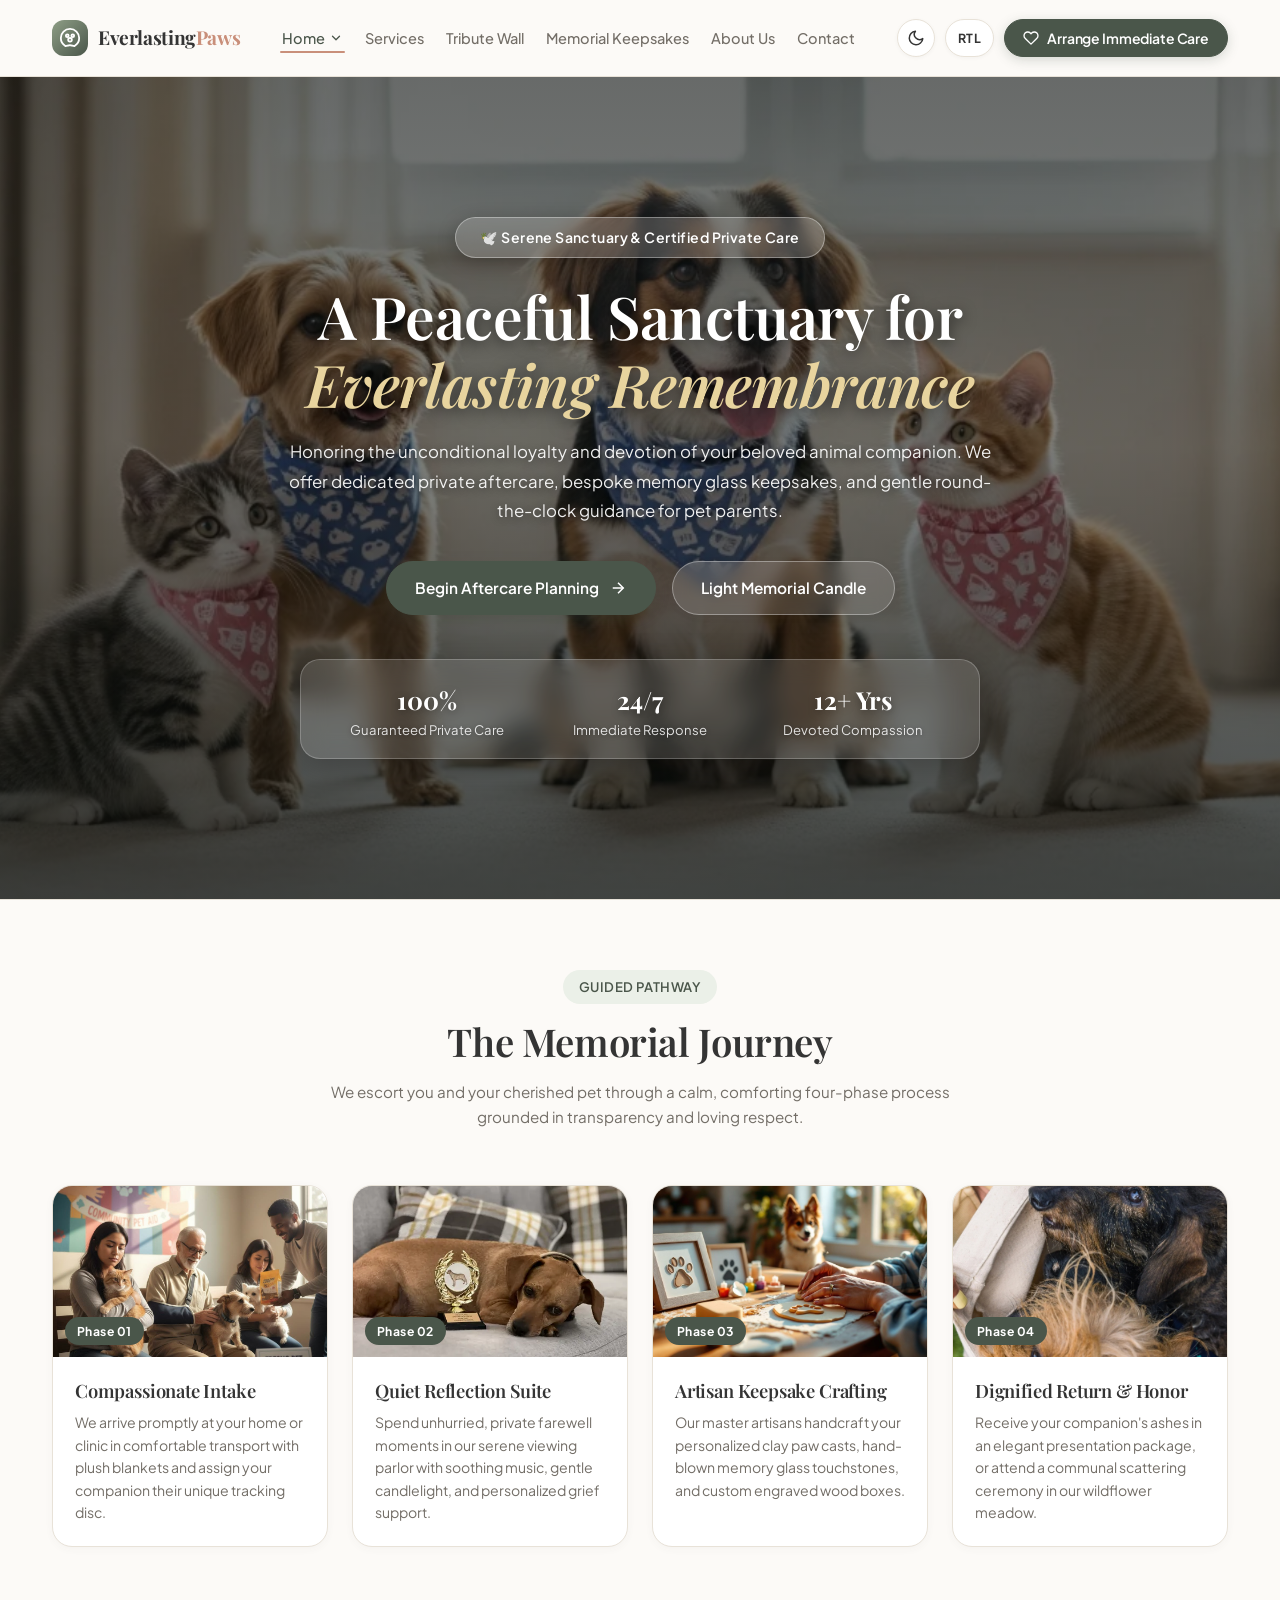
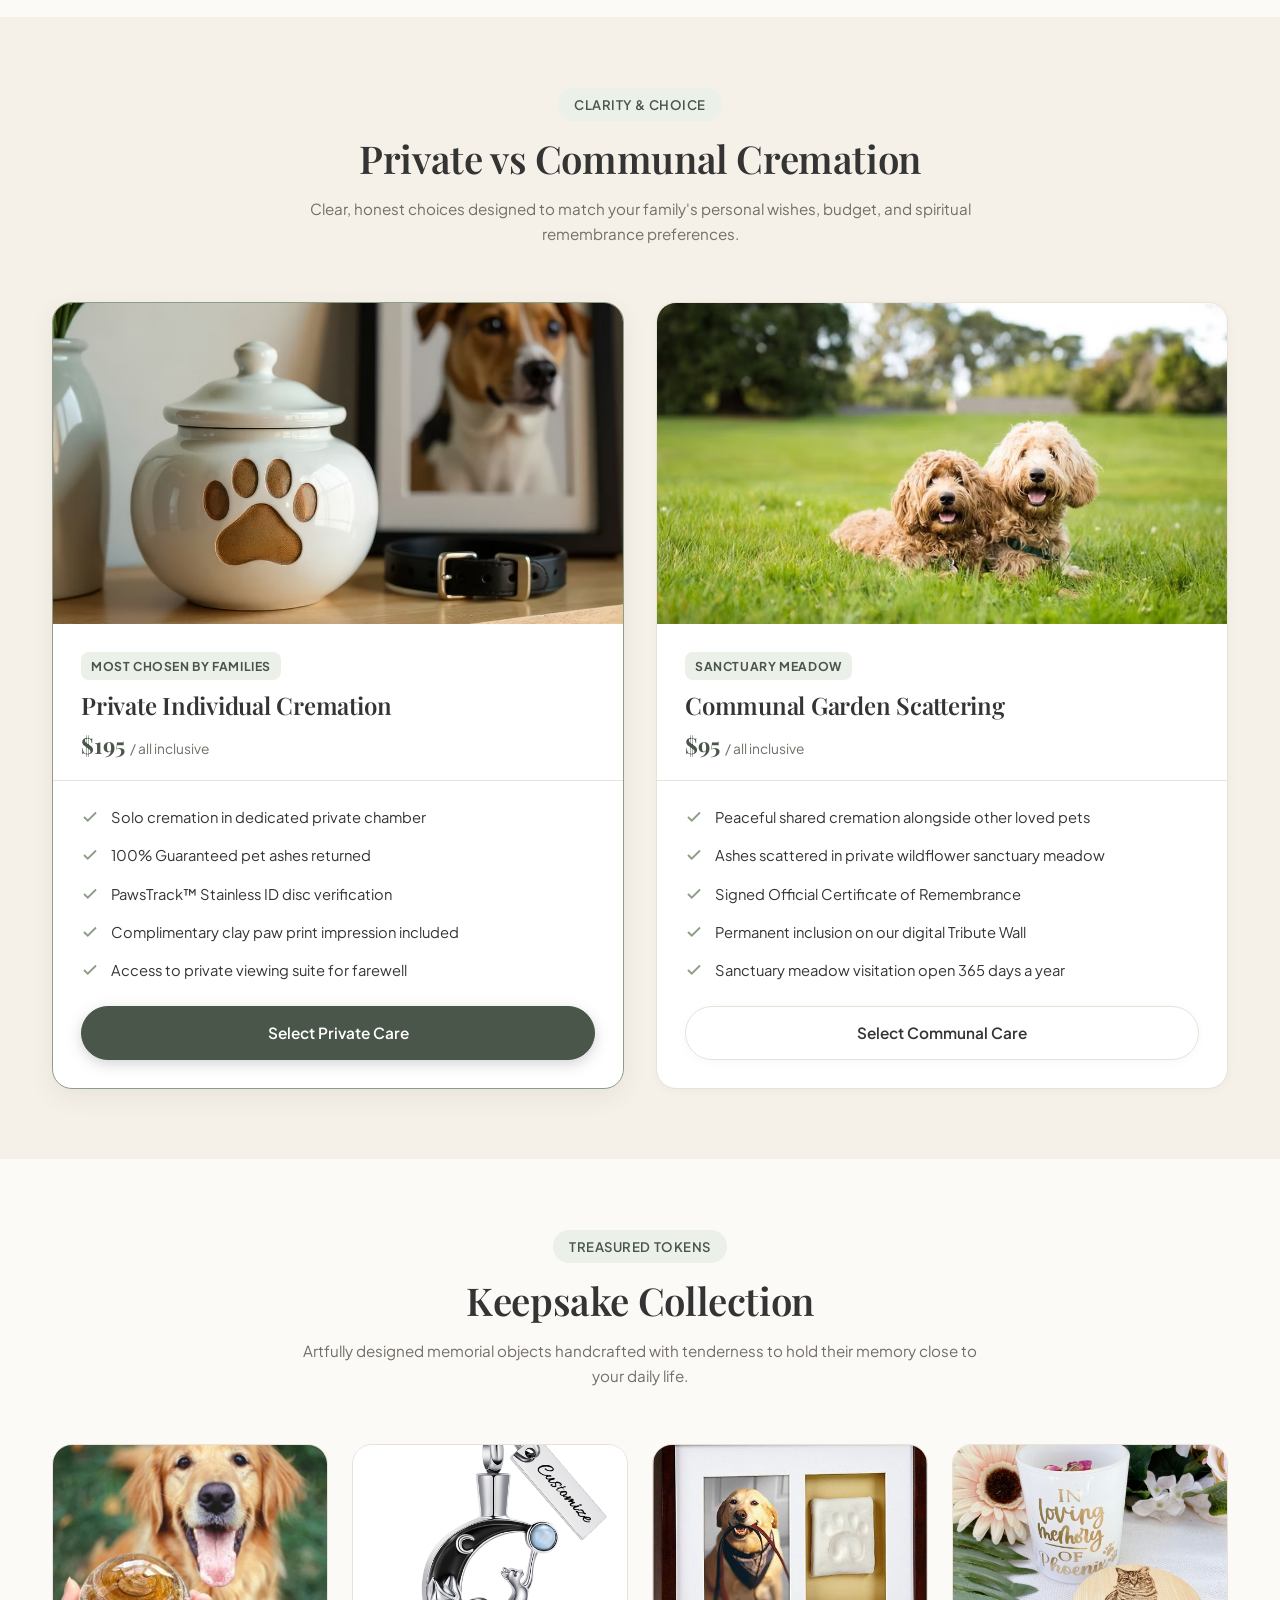
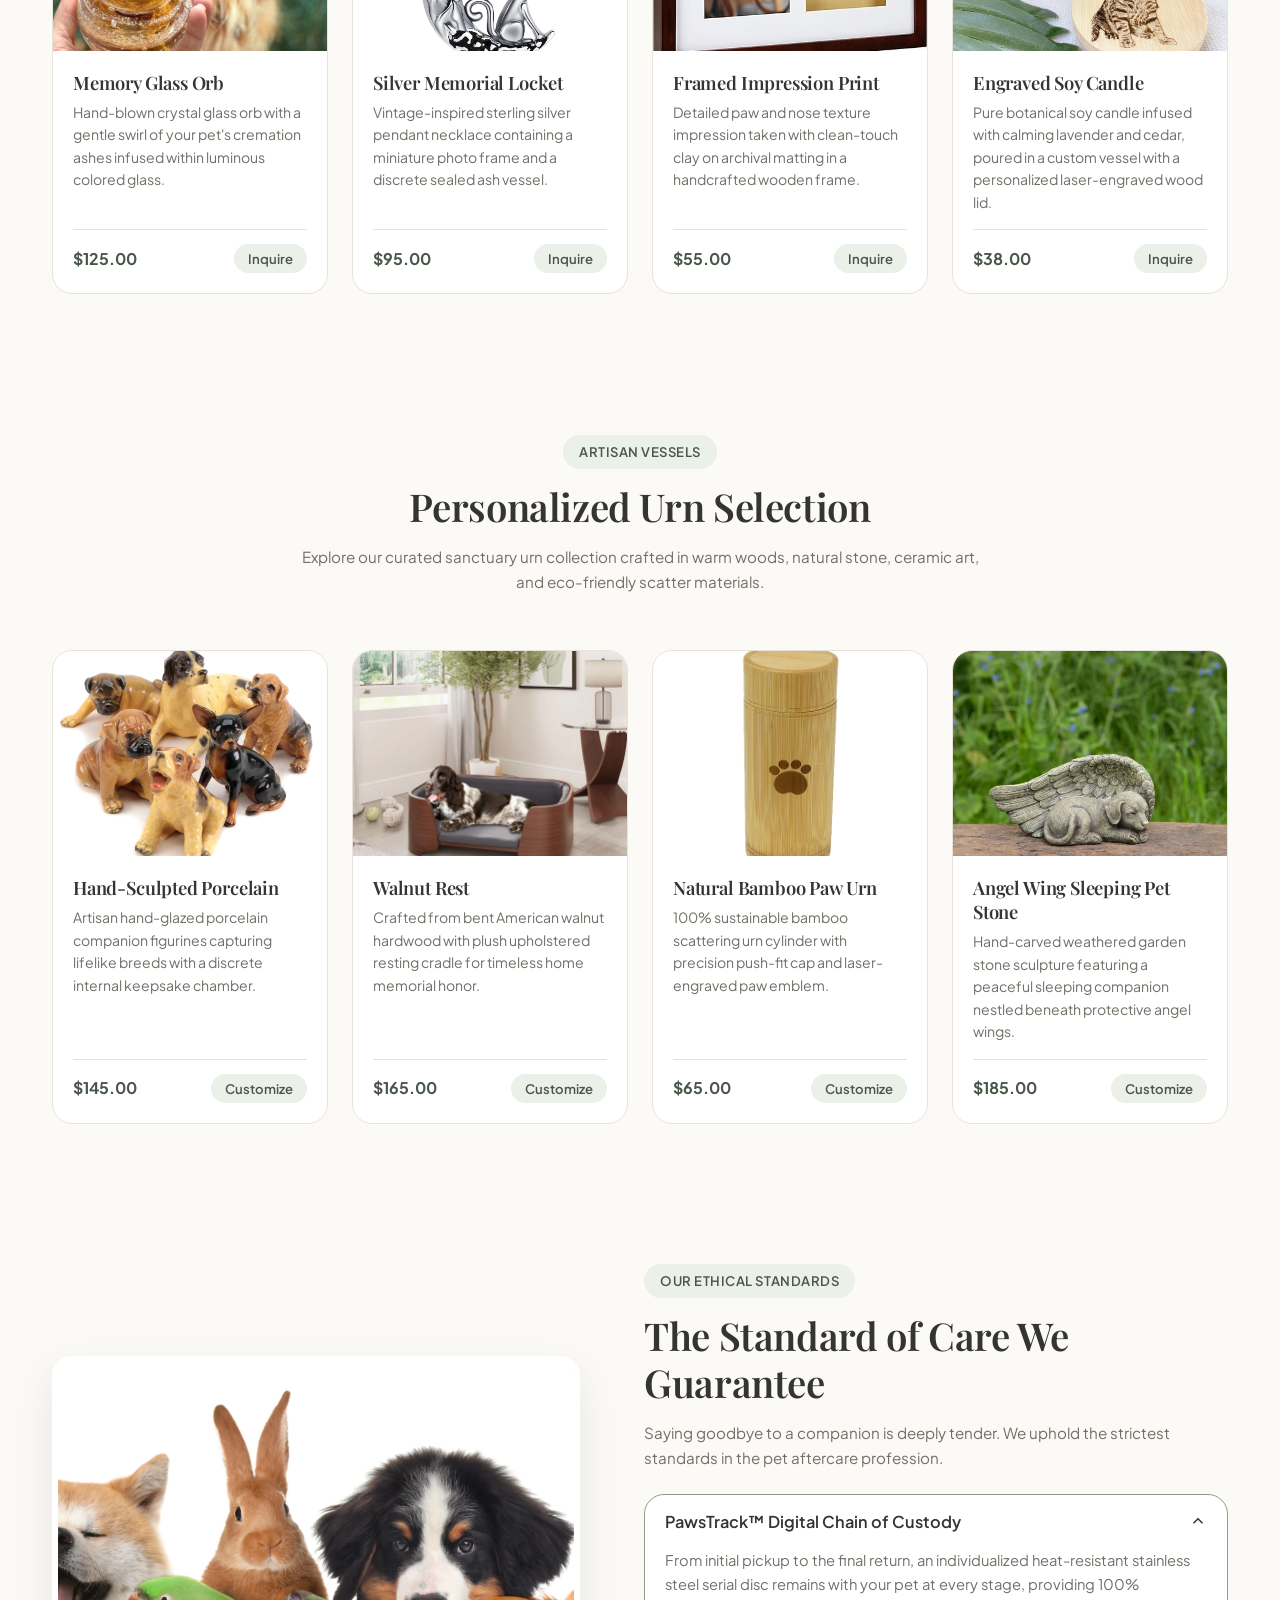
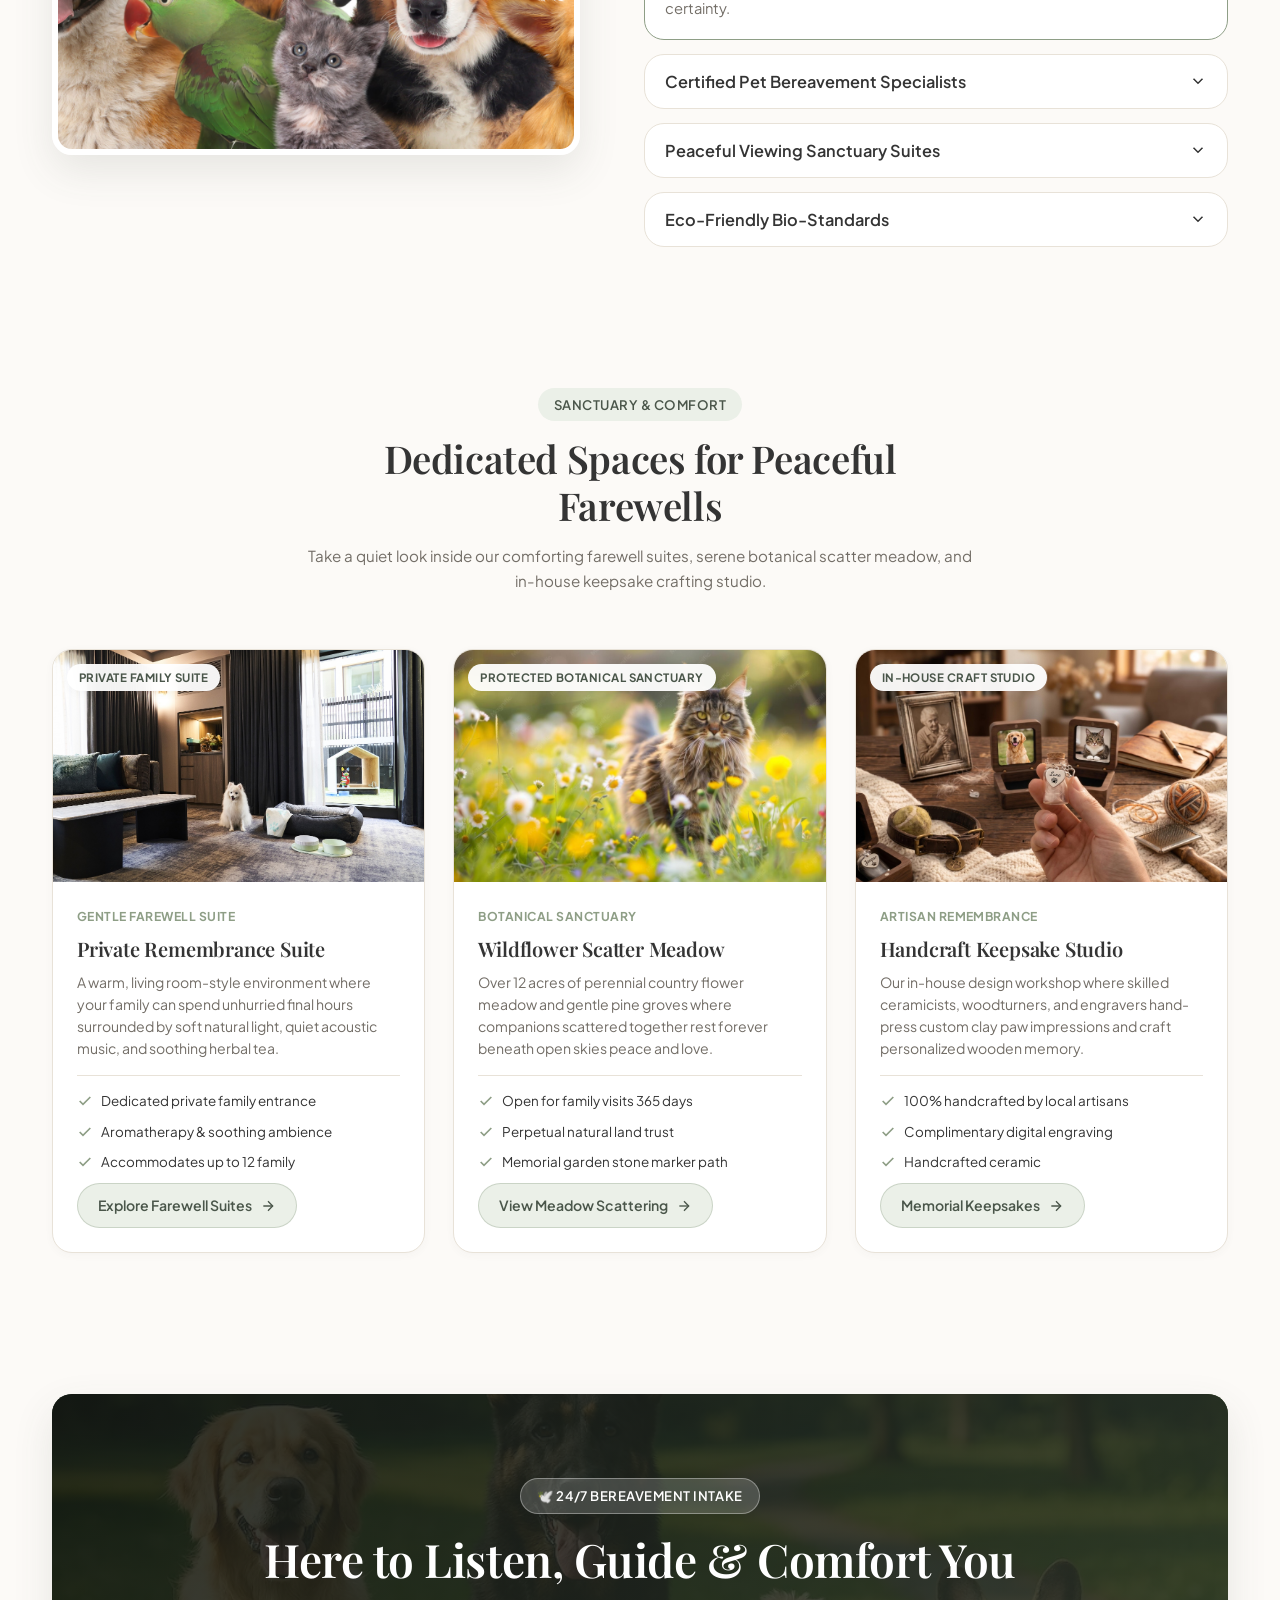
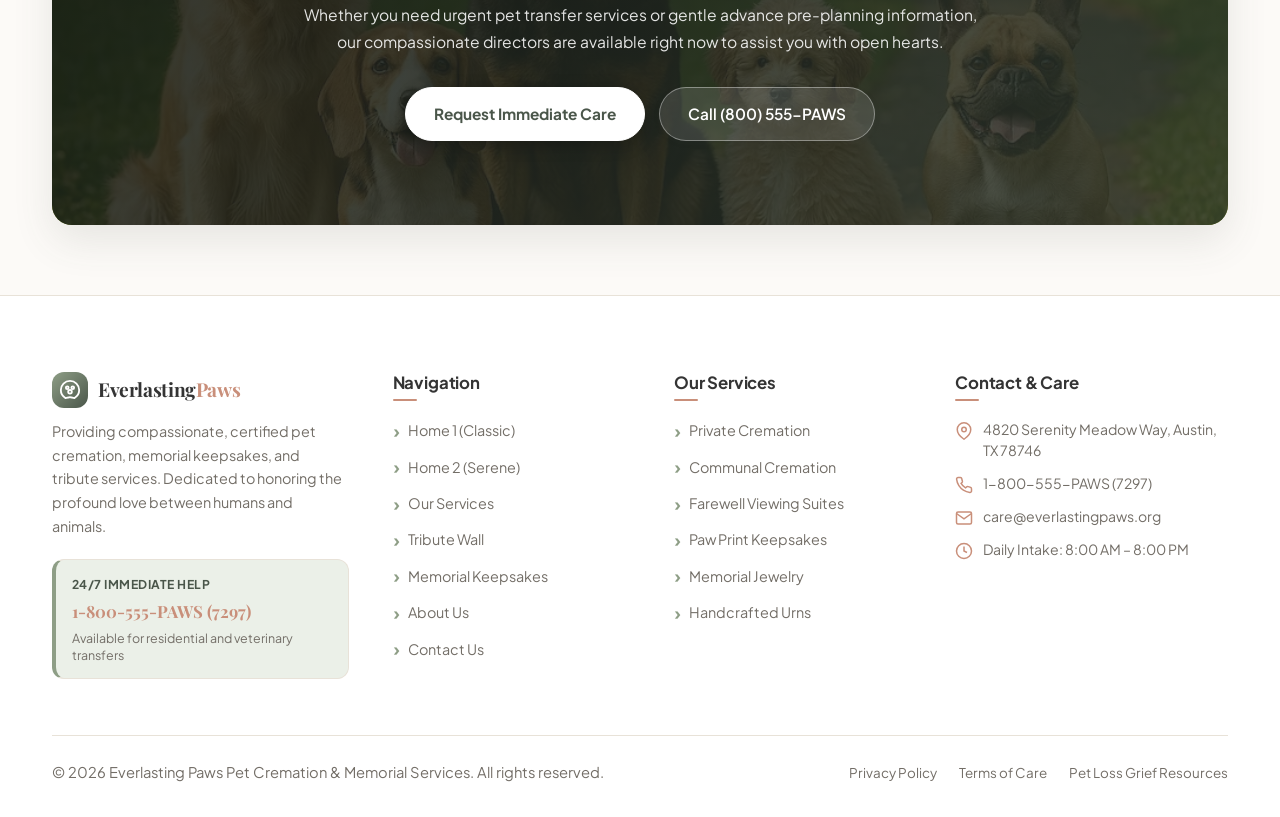
<file: home-2.html>
<!DOCTYPE html>
<html lang="en" data-theme="light" dir="ltr">
<head>
  <meta charset="UTF-8">
  <meta name="viewport" content="width=device-width, initial-scale=1.0">
  <meta name="description" content="Everlasting Paws Home 2 — Explore our gentle memorial journey, transparent cremation comparisons, artisan keepsakes, and personalized urns.">
  <meta name="keywords" content="pet cremation comparison, pet memorial journey, bespoke pet urns, memory glass keepsakes, pet tribute stories">
  <title>Everlasting Paws — Serene Pet Cremation & Remembrance (Home 2)</title>

  <!-- Google Fonts: Playfair Display & Plus Jakarta Sans -->
  <link rel="preconnect" href="https://fonts.googleapis.com">
  <link rel="preconnect" href="https://fonts.gstatic.com" crossorigin>
  <link href="https://fonts.googleapis.com/css2?family=Playfair+Display:ital,wght@0,500;0,600;0,700;1,400;1,600&family=Plus+Jakarta+Sans:wght@400;500;600;700&display=swap" rel="stylesheet">

  <!-- Core CSS & Responsive CSS -->
  <link rel="stylesheet" href="assets/css/style.css">
  <link rel="stylesheet" href="assets/css/responsive.css">
  <link rel="icon" type="image/svg+xml" href="assets/images/favicon.svg">
  <link rel="shortcut icon" href="assets/images/favicon.svg">
</head>
<body>
  <!-- Page Preloader -->
  <div class="page-preloader" id="pagePreloader" aria-hidden="true">
    <div class="preloader-content">
      <div class="preloader-icon-wrap">
        <svg class="preloader-paw" width="44" height="44" viewBox="0 0 24 24" fill="none" stroke="currentColor" stroke-width="1.8" stroke-linecap="round" stroke-linejoin="round">
          <path d="M12 2C6.5 2 2 6.5 2 12c0 3.5 1.8 6.6 4.6 8.4.4.3.9.4 1.4.3l3.5-.8c.3-.1.6-.1.9 0l3.5.8c.5.1 1 0 1.4-.3C20.2 18.6 22 15.5 22 12c0-5.5-4.5-10-10-10z"/>
          <path d="M9 11a1.5 1.5 0 1 0 0-3 1.5 1.5 0 0 0 0 3z" fill="currentColor"/>
          <path d="M15 11a1.5 1.5 0 1 0 0-3 1.5 1.5 0 0 0 0 3z" fill="currentColor"/>
          <path d="M12 16a2 2 0 1 0 0-4 2 2 0 0 0 0 4z" fill="currentColor"/>
        </svg>
        <div class="preloader-ring"></div>
      </div>
      <div class="preloader-text">Everlasting<span>Paws</span></div>
      <div class="preloader-line"></div>
    </div>
  </div>


  <!-- ===================================================================
       Site Header / Navigation
       =================================================================== -->
  <header class="site-header" id="siteHeader">
    <div class="container">
      <div class="header-inner">
        <!-- Logo -->
        <a href="index.html" class="brand-logo" id="mainLogo" aria-label="Everlasting Paws Home">
          <div class="brand-icon">
            <svg width="22" height="22" viewBox="0 0 24 24" fill="none" stroke="currentColor" stroke-width="2" stroke-linecap="round" stroke-linejoin="round">
              <path d="M12 2C6.5 2 2 6.5 2 12c0 3.5 1.8 6.6 4.6 8.4.4.3.9.4 1.4.3l3.5-.8c.3-.1.6-.1.9 0l3.5.8c.5.1 1 0 1.4-.3C20.2 18.6 22 15.5 22 12c0-5.5-4.5-10-10-10z"/>
              <path d="M9 11a1.5 1.5 0 1 0 0-3 1.5 1.5 0 0 0 0 3z"/>
              <path d="M15 11a1.5 1.5 0 1 0 0-3 1.5 1.5 0 0 0 0 3z"/>
              <path d="M12 16a2 2 0 1 0 0-4 2 2 0 0 0 0 4z"/>
            </svg>
          </div>
          <div class="brand-text">Everlasting<span>Paws</span></div>
        </a>

        <!-- Desktop Navigation -->
        <nav class="desktop-nav" aria-label="Main Navigation">
          <!-- Home Dropdown -->
          <div class="nav-dropdown" id="homeDropdown">
            <button class="nav-link dropdown-trigger active" aria-expanded="false" aria-haspopup="true" id="homeDropdownBtn">
              Home
              <svg class="chevron" width="14" height="14" viewBox="0 0 24 24" fill="none" stroke="currentColor" stroke-width="2.2" stroke-linecap="round" stroke-linejoin="round">
                <polyline points="6 9 12 15 18 9"></polyline>
              </svg>
            </button>
            <div class="dropdown-menu" aria-labelledby="homeDropdownBtn">
              <a href="index.html" class="dropdown-item" id="navHome1">
                <span>Home 1 (Classic)</span>
              </a>
              <a href="home-2.html" class="dropdown-item active" id="navHome2">
                <span>Home 2 (Serene)</span>
                <span class="badge">Active</span>
              </a>
            </div>
          </div>

          <a href="services.html" class="nav-link" id="navServices">Services</a>
          <a href="tribute-wall.html" class="nav-link" id="navTributes">Tribute Wall</a>
          <a href="memorial-keepsakes.html" class="nav-link" id="navKeepsakes">Memorial Keepsakes</a>
          <a href="about.html" class="nav-link" id="navAbout">About Us</a>
          <a href="contact.html" class="nav-link" id="navContact">Contact</a>
        </nav>

        <!-- Header Actions -->
        <div class="header-actions">
          <!-- Theme Toggle -->
          <button class="theme-toggle" id="themeToggleBtn" aria-label="Toggle light and dark mode" title="Toggle Theme">
            <svg class="theme-icon-moon" width="18" height="18" viewBox="0 0 24 24" fill="none" stroke="currentColor" stroke-width="2" stroke-linecap="round" stroke-linejoin="round">
              <path d="M21 12.79A9 9 0 1 1 11.21 3 7 7 0 0 0 21 12.79z"></path>
            </svg>
            <svg class="theme-icon-sun" width="18" height="18" viewBox="0 0 24 24" fill="none" stroke="currentColor" stroke-width="2" stroke-linecap="round" stroke-linejoin="round" style="display:none;">
              <circle cx="12" cy="12" r="5"></circle>
              <line x1="12" y1="1" x2="12" y2="3"></line>
              <line x1="12" y1="21" x2="12" y2="23"></line>
              <line x1="4.22" y1="4.22" x2="5.64" y2="5.64"></line>
              <line x1="18.36" y1="18.36" x2="19.78" y2="19.78"></line>
              <line x1="1" y1="12" x2="3" y2="12"></line>
              <line x1="21" y1="12" x2="23" y2="12"></line>
              <line x1="4.22" y1="19.78" x2="5.64" y2="18.36"></line>
              <line x1="18.36" y1="5.64" x2="19.78" y2="4.22"></line>
            </svg>
          </button>

          <!-- RTL / LTR Toggle -->
          <button class="rtl-toggle" id="rtlToggleBtn" aria-label="Toggle text direction" title="Toggle RTL/LTR">RTL</button>

          <!-- Primary CTA: Arrange Immediate Care -->
          <a href="#contactModal" data-open-modal="contact" class="btn btn-primary nav-cta-btn" id="headerCtaBtn">
            <svg width="16" height="16" viewBox="0 0 24 24" fill="none" stroke="currentColor" stroke-width="2" stroke-linecap="round" stroke-linejoin="round" aria-hidden="true">
              <path d="M20.84 4.61a5.5 5.5 0 0 0-7.78 0L12 5.67l-1.06-1.06a5.5 5.5 0 0 0-7.78 7.78l1.06 1.06L12 21.23l7.78-7.78 1.06-1.06a5.5 5.5 0 0 0 0-7.78z"></path>
            </svg>
            <span>Arrange Immediate Care</span>
          </a>

          <!-- Hamburger Button (Tablet & Mobile) -->
          <button class="menu-toggle" id="mobileMenuBtn" aria-label="Open Navigation Drawer">
            <svg width="22" height="22" viewBox="0 0 24 24" fill="none" stroke="currentColor" stroke-width="2" stroke-linecap="round" stroke-linejoin="round">
              <line x1="3" y1="12" x2="21" y2="12"></line>
              <line x1="3" y1="6" x2="21" y2="6"></line>
              <line x1="3" y1="18" x2="21" y2="18"></line>
            </svg>
          </button>
        </div>
      </div>
    </div>
  </header>

    <!-- Mobile & Tablet Navigation Drawer -->
  <div class="mobile-drawer-overlay" id="drawerOverlay">
    <div class="mobile-drawer" role="dialog" aria-modal="true" aria-label="Mobile Navigation">
      <div class="drawer-header">
        <a href="index.html" class="brand-logo">
          <div class="brand-icon">
            <svg width="22" height="22" viewBox="0 0 24 24" fill="none" stroke="currentColor" stroke-width="2" stroke-linecap="round" stroke-linejoin="round">
              <path d="M12 2C6.5 2 2 6.5 2 12c0 3.5 1.8 6.6 4.6 8.4.4.3.9.4 1.4.3l3.5-.8c.3-.1.6-.1.9 0l3.5.8c.5.1 1 0 1.4-.3C20.2 18.6 22 15.5 22 12c0-5.5-4.5-10-10-10z"/>
              <path d="M9 11a1.5 1.5 0 1 0 0-3 1.5 1.5 0 0 0 0 3z"/>
              <path d="M15 11a1.5 1.5 0 1 0 0-3 1.5 1.5 0 0 0 0 3z"/>
              <path d="M12 16a2 2 0 1 0 0-4 2 2 0 0 0 0 4z"/>
            </svg>
          </div>
          <div class="brand-text">Everlasting<span>Paws</span></div>
        </a>
        <button class="drawer-close" id="drawerCloseBtn" aria-label="Close menu">
          <svg width="20" height="20" viewBox="0 0 24 24" fill="none" stroke="currentColor" stroke-width="2">
            <line x1="18" y1="6" x2="6" y2="18"></line>
            <line x1="6" y1="6" x2="18" y2="18"></line>
          </svg>
        </button>
      </div>

      <nav class="drawer-nav">
        <div class="drawer-dropdown" id="drawerHomeDropdown">
          <button class="drawer-dropdown-btn active" id="drawerHomeDropdownBtn" aria-expanded="false" aria-haspopup="true">
            <span>Home Pages</span>
            <svg class="chevron" width="16" height="16" viewBox="0 0 24 24" fill="none" stroke="currentColor" stroke-width="2.2" stroke-linecap="round" stroke-linejoin="round">
              <polyline points="6 9 12 15 18 9"></polyline>
            </svg>
          </button>
          <div class="drawer-subnav">
            <a href="index.html" class="drawer-sublink">• Home 1 (Classic)</a>
            <a href="home-2.html" class="drawer-sublink active">• Home 2 (Serene)</a>
          </div>
        </div>
        <a href="services.html" class="drawer-link">Services</a>
        <a href="tribute-wall.html" class="drawer-link">Tribute Wall</a>
        <a href="memorial-keepsakes.html" class="drawer-link">Memorial Keepsakes</a>
        <a href="about.html" class="drawer-link">About Us</a>
        <a href="contact.html" class="drawer-link">Contact</a>
      </nav>

      <div class="drawer-footer">
        <a href="#contactModal" data-open-modal="contact" class="btn btn-primary drawer-cta-btn" id="drawerConsultBtn">
          <svg width="18" height="18" viewBox="0 0 24 24" fill="none" stroke="currentColor" stroke-width="2" stroke-linecap="round" stroke-linejoin="round" aria-hidden="true">
            <path d="M20.84 4.61a5.5 5.5 0 0 0-7.78 0L12 5.67l-1.06-1.06a5.5 5.5 0 0 0-7.78 7.78l1.06 1.06L12 21.23l7.78-7.78 1.06-1.06a5.5 5.5 0 0 0 0-7.78z"></path>
          </svg>
          <span>Arrange Immediate Care</span>
        </a>
        <div class="drawer-controls">
          <button class="drawer-theme-btn" id="drawerThemeToggle" aria-label="Toggle light and dark mode" title="Toggle Theme">
            <svg class="theme-icon-moon" width="18" height="18" viewBox="0 0 24 24" fill="none" stroke="currentColor" stroke-width="2" stroke-linecap="round" stroke-linejoin="round">
              <path d="M21 12.79A9 9 0 1 1 11.21 3 7 7 0 0 0 21 12.79z"></path>
            </svg>
            <svg class="theme-icon-sun" width="18" height="18" viewBox="0 0 24 24" fill="none" stroke="currentColor" stroke-width="2" stroke-linecap="round" stroke-linejoin="round" style="display:none;">
              <circle cx="12" cy="12" r="5"></circle>
              <line x1="12" y1="1" x2="12" y2="3"></line>
              <line x1="12" y1="21" x2="12" y2="23"></line>
              <line x1="4.22" y1="4.22" x2="5.64" y2="5.64"></line>
              <line x1="18.36" y1="18.36" x2="19.78" y2="19.78"></line>
              <line x1="1" y1="12" x2="3" y2="12"></line>
              <line x1="21" y1="12" x2="23" y2="12"></line>
              <line x1="4.22" y1="19.78" x2="5.64" y2="18.36"></line>
              <line x1="18.36" y1="5.64" x2="19.78" y2="4.22"></line>
            </svg>
            <span class="theme-text">Dark Mode</span>
          </button>
          <button class="rtl-toggle" id="drawerRtlToggle" aria-label="Toggle text direction">RTL</button>
        </div>
      </div>
    </div>
  </div>

  <main id="mainContent">

    <!-- ===================================================================
         SECTION 1: Serene Centered Hero with Panoramic Pets Banner
         =================================================================== -->
    <section class="hero2-section hero2-bg-banner" id="hero2" style="background-image: url('assets/images/home2_fixed/h2-hero-bg-pets.jpg');">
      <div class="hero2-overlay"></div>
      <div class="container">
        <div class="hero2-centered-content">
          <span class="hero2-badge">
            🕊️ Serene Sanctuary &amp; Certified Private Care
          </span>
          <h1 class="hero2-title">
            A Peaceful Sanctuary for <em>Everlasting Remembrance</em>
          </h1>
          <p class="hero2-text">
            Honoring the unconditional loyalty and devotion of your beloved animal companion. We offer dedicated private aftercare, bespoke memory glass keepsakes, and gentle round-the-clock guidance for pet parents.
          </p>
          <div class="hero-actions">
            <a href="#journey" class="btn btn-primary">
              <span>Begin Aftercare Planning</span>
              <svg width="18" height="18" viewBox="0 0 24 24" fill="none" stroke="currentColor" stroke-width="2">
                <line x1="5" y1="12" x2="19" y2="12"></line>
                <polyline points="12 5 19 12 12 19"></polyline>
              </svg>
            </a>
            <a href="tribute-wall.html" class="btn btn-secondary">
              <span>Light Memorial Candle</span>
            </a>
          </div>

          <!-- Key Metrics Centered Card -->
          <div class="hero2-metrics">
            <div class="metric-box">
              <span class="metric-val">100%</span>
              <span class="metric-lbl">Guaranteed Private Care</span>
            </div>
            <div class="metric-box">
              <span class="metric-val">24/7</span>
              <span class="metric-lbl">Immediate Response</span>
            </div>
            <div class="metric-box">
              <span class="metric-val">12+ Yrs</span>
              <span class="metric-lbl">Devoted Compassion</span>
            </div>
          </div>
        </div>
      </div>
    </section>

    <!-- ===================================================================
         SECTION 2: Memorial Journey Section (4-Phase Story Cards)
         =================================================================== -->
    <section class="journey2-section section-padding" id="journey">
      <div class="container">
        <div class="section-header">
          <span class="section-tag">Guided Pathway</span>
          <h2 class="section-title">The Memorial Journey</h2>
          <p class="section-desc">
            We escort you and your cherished pet through a calm, comforting four-phase process grounded in transparency and loving respect.
          </p>
        </div>

        <div class="journey2-grid">
          <!-- Phase 1 -->
          <div class="journey-card" id="journeyCard1">
            <div class="journey-thumb">
              <img src="assets/images/journey/journey-1-support.jpg" alt="Compassionate pet support counselors and pet parents" width="600" height="375" loading="lazy">
              <span class="journey-step-badge">Phase 01</span>
            </div>
            <div class="journey-body">
              <h3 class="journey-title">Compassionate Intake</h3>
              <p class="journey-desc">
                We arrive promptly at your home or clinic in comfortable transport with plush blankets and assign your companion their unique tracking disc.
              </p>
            </div>
          </div>

          <!-- Phase 2 -->
          <div class="journey-card" id="journeyCard2">
            <div class="journey-thumb">
              <img src="assets/images/journey/journey-2-memorial-trophy.png" alt="Beloved companion resting peacefully with memorial honor" width="600" height="375" loading="lazy">
              <span class="journey-step-badge">Phase 02</span>
            </div>
            <div class="journey-body">
              <h3 class="journey-title">Quiet Reflection Suite</h3>
              <p class="journey-desc">
                Spend unhurried, private farewell moments in our serene viewing parlor with soothing music, gentle candlelight, and personalized grief support.
              </p>
            </div>
          </div>

          <!-- Phase 3 -->
          <div class="journey-card" id="journeyCard3">
            <div class="journey-thumb">
              <img src="assets/images/journey/journey-3-clay-crafting.png" alt="Artisan making handcrafted clay paw print keepsake imprint" width="600" height="375" loading="lazy">
              <span class="journey-step-badge">Phase 03</span>
            </div>
            <div class="journey-body">
              <h3 class="journey-title">Artisan Keepsake Crafting</h3>
              <p class="journey-desc">
                Our master artisans handcraft your personalized clay paw casts, hand-blown memory glass touchstones, and custom engraved wood boxes.
              </p>
            </div>
          </div>

          <!-- Phase 4 -->
          <div class="journey-card" id="journeyCard4">
            <div class="journey-thumb">
              <img src="assets/images/journey/journey-4-comfort-companions.jpg" alt="Two beloved faithful companion dogs safely comforted together" width="600" height="375" loading="lazy">
              <span class="journey-step-badge">Phase 04</span>
            </div>
            <div class="journey-body">
              <h3 class="journey-title">Dignified Return &amp; Honor</h3>
              <p class="journey-desc">
                Receive your companion's ashes in an elegant presentation package, or attend a communal scattering ceremony in our wildflower meadow.
              </p>
            </div>
          </div>
        </div>
      </div>
    </section>

    <!-- ===================================================================
         SECTION 3: Private vs Communal Cremation Comparison
         =================================================================== -->
    <section class="comparison-section section-padding" id="comparison">
      <div class="container">
        <div class="section-header">
          <span class="section-tag">Clarity &amp; Choice</span>
          <h2 class="section-title">Private vs Communal Cremation</h2>
          <p class="section-desc">
            Clear, honest choices designed to match your family's personal wishes, budget, and spiritual remembrance preferences.
          </p>
        </div>

        <div class="comparison-grid">
          <!-- Private Option -->
          <div class="compare-card featured" id="comparePrivate">
            <div class="compare-media">
              <img src="assets/images/comparison/comp-private-urn.png" alt="White ceramic paw memorial urn beside framed portrait and collar on mantle" width="700" height="400" loading="lazy">
            </div>
            <div class="compare-header">
              <span class="compare-badge">Most Chosen by Families</span>
              <h3 class="compare-title">Private Individual Cremation</h3>
              <div class="compare-cost">$195 <span>/ all inclusive</span></div>
            </div>
            <div class="compare-features">
              <div class="compare-feature-row">
                <svg width="18" height="18" viewBox="0 0 24 24" fill="none" stroke="currentColor" stroke-width="2.5"><polyline points="20 6 9 17 4 12"></polyline></svg>
                <span>Solo cremation in dedicated private chamber</span>
              </div>
              <div class="compare-feature-row">
                <svg width="18" height="18" viewBox="0 0 24 24" fill="none" stroke="currentColor" stroke-width="2.5"><polyline points="20 6 9 17 4 12"></polyline></svg>
                <span>100% Guaranteed pet ashes returned</span>
              </div>
              <div class="compare-feature-row">
                <svg width="18" height="18" viewBox="0 0 24 24" fill="none" stroke="currentColor" stroke-width="2.5"><polyline points="20 6 9 17 4 12"></polyline></svg>
                <span>PawsTrack™ Stainless ID disc verification</span>
              </div>
              <div class="compare-feature-row">
                <svg width="18" height="18" viewBox="0 0 24 24" fill="none" stroke="currentColor" stroke-width="2.5"><polyline points="20 6 9 17 4 12"></polyline></svg>
                <span>Complimentary clay paw print impression included</span>
              </div>
              <div class="compare-feature-row">
                <svg width="18" height="18" viewBox="0 0 24 24" fill="none" stroke="currentColor" stroke-width="2.5"><polyline points="20 6 9 17 4 12"></polyline></svg>
                <span>Access to private viewing suite for farewell</span>
              </div>
            </div>
            <div class="compare-footer">
              <a href="services.html#private" class="btn btn-primary" style="width:100%;">
                Select Private Care
              </a>
            </div>
          </div>

          <!-- Communal Option -->
          <div class="compare-card" id="compareCommunal">
            <div class="compare-media">
              <img src="assets/images/comparison/comp-communal-meadow-dog.png" alt="Two golden doodle dogs resting peacefully on lush green meadow lawn" width="700" height="400" loading="lazy">
            </div>
            <div class="compare-header">
              <span class="compare-badge">Sanctuary Meadow</span>
              <h3 class="compare-title">Communal Garden Scattering</h3>
              <div class="compare-cost">$95 <span>/ all inclusive</span></div>
            </div>
            <div class="compare-features">
              <div class="compare-feature-row">
                <svg width="18" height="18" viewBox="0 0 24 24" fill="none" stroke="currentColor" stroke-width="2.5"><polyline points="20 6 9 17 4 12"></polyline></svg>
                <span>Peaceful shared cremation alongside other loved pets</span>
              </div>
              <div class="compare-feature-row">
                <svg width="18" height="18" viewBox="0 0 24 24" fill="none" stroke="currentColor" stroke-width="2.5"><polyline points="20 6 9 17 4 12"></polyline></svg>
                <span>Ashes scattered in private wildflower sanctuary meadow</span>
              </div>
              <div class="compare-feature-row">
                <svg width="18" height="18" viewBox="0 0 24 24" fill="none" stroke="currentColor" stroke-width="2.5"><polyline points="20 6 9 17 4 12"></polyline></svg>
                <span>Signed Official Certificate of Remembrance</span>
              </div>
              <div class="compare-feature-row">
                <svg width="18" height="18" viewBox="0 0 24 24" fill="none" stroke="currentColor" stroke-width="2.5"><polyline points="20 6 9 17 4 12"></polyline></svg>
                <span>Permanent inclusion on our digital Tribute Wall</span>
              </div>
              <div class="compare-feature-row">
                <svg width="18" height="18" viewBox="0 0 24 24" fill="none" stroke="currentColor" stroke-width="2.5"><polyline points="20 6 9 17 4 12"></polyline></svg>
                <span>Sanctuary meadow visitation open 365 days a year</span>
              </div>
            </div>
            <div class="compare-footer">
              <a href="services.html#communal" class="btn btn-secondary" style="width:100%;">
                Select Communal Care
              </a>
            </div>
          </div>
        </div>
      </div>
    </section>

    <!-- ===================================================================
         SECTION 4: Keepsake Collection
         =================================================================== -->
    <section class="collection-section section-padding" id="keepsakes">
      <div class="container">
        <div class="section-header">
          <span class="section-tag">Treasured Tokens</span>
          <h2 class="section-title">Keepsake Collection</h2>
          <p class="section-desc">
            Artfully designed memorial objects handcrafted with tenderness to hold their memory close to your daily life.
          </p>
        </div>

        <div class="collection-grid">
          <!-- Item 1 -->
          <div class="collection-item-card" id="keepsakeItem1">
            <div class="collection-thumb">
              <img src="assets/images/home2_keepsakes/keepsake-1-glass-orb.jpg" alt="Hand-blown luminous amber memory glass orb held with smiling golden retriever" width="600" height="450" loading="lazy">
            </div>
            <div class="collection-body">
              <h3 class="collection-title">Memory Glass Orb</h3>
              <p class="collection-desc">
                Hand-blown crystal glass orb with a gentle swirl of your pet's cremation ashes infused within luminous colored glass.
              </p>
              <div class="collection-action-row">
                <span class="collection-price">$125.00</span>
                <button class="btn-keepsake-order" data-open-modal="contact">Inquire</button>
              </div>
            </div>
          </div>

          <!-- Item 2 -->
          <div class="collection-item-card" id="keepsakeItem2">
            <div class="collection-thumb">
              <img src="assets/images/home2_keepsakes/keepsake-2-silver-locket.png" alt="Sterling silver crescent moon and cat memorial cremation pendant with custom tag" width="600" height="450" loading="lazy">
            </div>
            <div class="collection-body">
              <h3 class="collection-title">Silver Memorial Locket</h3>
              <p class="collection-desc">
                Vintage-inspired sterling silver pendant necklace containing a miniature photo frame and a discrete sealed ash vessel.
              </p>
              <div class="collection-action-row">
                <span class="collection-price">$95.00</span>
                <button class="btn-keepsake-order" data-open-modal="contact">Inquire</button>
              </div>
            </div>
          </div>

          <!-- Item 3 -->
          <div class="collection-item-card" id="keepsakeItem3">
            <div class="collection-thumb">
              <img src="assets/images/home2_keepsakes/keepsake-3-framed-clay.png" alt="Framed pet portrait beside 3D shadowbox clay paw cast impression" width="600" height="450" loading="lazy">
            </div>
            <div class="collection-body">
              <h3 class="collection-title">Framed Impression Print</h3>
              <p class="collection-desc">
                Detailed paw and nose texture impression taken with clean-touch clay on archival matting in a handcrafted wooden frame.
              </p>
              <div class="collection-action-row">
                <span class="collection-price">$55.00</span>
                <button class="btn-keepsake-order" data-open-modal="contact">Inquire</button>
              </div>
            </div>
          </div>

          <!-- Item 4 -->
          <div class="collection-item-card" id="keepsakeItem4">
            <div class="collection-thumb">
              <img src="assets/images/home2_keepsakes/keepsake-4-engraved-candle.jpg" alt="In Loving Memory white ceramic soy candle with laser-engraved cat portrait wooden lid" width="600" height="450" loading="lazy">
            </div>
            <div class="collection-body">
              <h3 class="collection-title">Engraved Soy Candle</h3>
              <p class="collection-desc">
                Pure botanical soy candle infused with calming lavender and cedar, poured in a custom vessel with a personalized laser-engraved wood lid.
              </p>
              <div class="collection-action-row">
                <span class="collection-price">$38.00</span>
                <button class="btn-keepsake-order" data-open-modal="contact">Inquire</button>
              </div>
            </div>
          </div>
        </div>
      </div>
    </section>

    <!-- ===================================================================
         SECTION 5: Personalized Urn Selection
         =================================================================== -->
    <section class="urns2-section section-padding" id="urns">
      <div class="container">
        <div class="section-header">
          <span class="section-tag">Artisan Vessels</span>
          <h2 class="section-title">Personalized Urn Selection</h2>
          <p class="section-desc">
            Explore our curated sanctuary urn collection crafted in warm woods, natural stone, ceramic art, and eco-friendly scatter materials.
          </p>
        </div>

        <div class="collection-grid">
          <!-- Urn 1 -->
          <div class="collection-item-card" id="urnItem1">
            <div class="collection-thumb">
              <img src="assets/images/home2_urns/urn-1-porcelain-dogs.png" alt="Handcrafted vintage porcelain dog figurine memorial statues" width="600" height="450" loading="lazy">
            </div>
            <div class="collection-body">
              <h3 class="collection-title">Hand-Sculpted Porcelain</h3>
              <p class="collection-desc">
                Artisan hand-glazed porcelain companion figurines capturing lifelike breeds with a discrete internal keepsake chamber.
              </p>
              <div class="collection-action-row">
                <span class="collection-price">$145.00</span>
                <button class="btn-keepsake-order" data-open-modal="contact">Customize</button>
              </div>
            </div>
          </div>

          <!-- Urn 2 -->
          <div class="collection-item-card" id="urnItem2">
            <div class="collection-thumb">
              <img src="assets/images/home2_urns/urn-2-walnut-bed.png" alt="Curved walnut pet bed memorial cradle in cozy living room" width="600" height="450" loading="lazy">
            </div>
            <div class="collection-body">
              <h3 class="collection-title">Walnut Rest</h3>
              <p class="collection-desc">
                Crafted from bent American walnut hardwood with plush upholstered resting cradle for timeless home memorial honor.
              </p>
              <div class="collection-action-row">
                <span class="collection-price">$165.00</span>
                <button class="btn-keepsake-order" data-open-modal="contact">Customize</button>
              </div>
            </div>
          </div>

          <!-- Urn 3 -->
          <div class="collection-item-card" id="urnItem3">
            <div class="collection-thumb">
              <img src="assets/images/home2_urns/urn-3-bamboo-paw.png" alt="Natural bamboo cylinder keepsake urn with carved paw print" width="600" height="450" loading="lazy">
            </div>
            <div class="collection-body">
              <h3 class="collection-title">Natural Bamboo Paw Urn</h3>
              <p class="collection-desc">
                100% sustainable bamboo scattering urn cylinder with precision push-fit cap and laser-engraved paw emblem.
              </p>
              <div class="collection-action-row">
                <span class="collection-price">$65.00</span>
                <button class="btn-keepsake-order" data-open-modal="contact">Customize</button>
              </div>
            </div>
          </div>

          <!-- Urn 4 -->
          <div class="collection-item-card" id="urnItem4">
            <div class="collection-thumb">
              <img src="assets/images/home2_urns/urn-4-angel-wing-dog.jpg" alt="Sculpted sleeping puppy cradled under angel wing memorial garden stone statue" width="600" height="450" loading="lazy">
            </div>
            <div class="collection-body">
              <h3 class="collection-title">Angel Wing Sleeping Pet Stone</h3>
              <p class="collection-desc">
                Hand-carved weathered garden stone sculpture featuring a peaceful sleeping companion nestled beneath protective angel wings.
              </p>
              <div class="collection-action-row">
                <span class="collection-price">$185.00</span>
                <button class="btn-keepsake-order" data-open-modal="contact">Customize</button>
              </div>
            </div>
          </div>
        </div>
      </div>
    </section>

    <!-- ===================================================================
         SECTION 6: Compassionate Care Process & Standards
         =================================================================== -->
    <section class="process2-section section-padding" id="careProcess">
      <div class="container">
        <div class="process2-grid">
          <div class="process2-media">
            <img src="assets/images/home2/care-process-all-pets.png" alt="Beloved animal companions together: dogs, bunny, green parrot, and kitten" width="800" height="600" loading="lazy">
          </div>

          <div class="process2-content">
            <span class="section-tag">Our Ethical Standards</span>
            <h2 class="section-title">The Standard of Care We Guarantee</h2>
            <p class="section-desc" style="margin-bottom: 24px; text-align: left;">
              Saying goodbye to a companion is deeply tender. We uphold the strictest standards in the pet aftercare profession.
            </p>

            <div class="accordion-list">
              <!-- Item 1 -->
              <div class="accordion-item active" id="acc1">
                <button class="accordion-header">
                  <span>PawsTrack™ Digital Chain of Custody</span>
                  <svg class="accordion-icon" width="18" height="18" viewBox="0 0 24 24" fill="none" stroke="currentColor" stroke-width="2">
                    <polyline points="6 9 12 15 18 9"></polyline>
                  </svg>
                </button>
                <div class="accordion-content">
                  From initial pickup to the final return, an individualized heat-resistant stainless steel serial disc remains with your pet at every stage, providing 100% certainty.
                </div>
              </div>

              <!-- Item 2 -->
              <div class="accordion-item" id="acc2">
                <button class="accordion-header">
                  <span>Certified Pet Bereavement Specialists</span>
                  <svg class="accordion-icon" width="18" height="18" viewBox="0 0 24 24" fill="none" stroke="currentColor" stroke-width="2">
                    <polyline points="6 9 12 15 18 9"></polyline>
                  </svg>
                </button>
                <div class="accordion-content">
                  Our directors are certified through the Association for Pet Loss and Bereavement (APLB), offering genuine emotional support, children's grief resources, and listening ears.
                </div>
              </div>

              <!-- Item 3 -->
              <div class="accordion-item" id="acc3">
                <button class="accordion-header">
                  <span>Peaceful Viewing Sanctuary Suites</span>
                  <svg class="accordion-icon" width="18" height="18" viewBox="0 0 24 24" fill="none" stroke="currentColor" stroke-width="2">
                    <polyline points="6 9 12 15 18 9"></polyline>
                  </svg>
                </button>
                <div class="accordion-content">
                  Our private reflection parlor provides a tranquil home-like environment with soft lighting and comfortable seating for private family farewell ceremonies.
                </div>
              </div>

              <!-- Item 4 -->
              <div class="accordion-item" id="acc4">
                <button class="accordion-header">
                  <span>Eco-Friendly Bio-Standards</span>
                  <svg class="accordion-icon" width="18" height="18" viewBox="0 0 24 24" fill="none" stroke="currentColor" stroke-width="2">
                    <polyline points="6 9 12 15 18 9"></polyline>
                  </svg>
                </button>
                <div class="accordion-content">
                  We utilize modern, energy-efficient filtration systems and offer water-based aquamation alternatives with 90% less energy footprint and zero emissions.
                </div>
              </div>
            </div>
          </div>
        </div>
      </div>
    </section>

    <!-- ===================================================================
         SECTION 7: Sanctuary & Memorial Spaces (Rich Image Showcase)
         =================================================================== -->
    <section class="sanctuary-spaces-section section-padding" id="memorialSpaces">
      <div class="container">
        <div class="section-header">
          <span class="section-tag">Sanctuary &amp; Comfort</span>
          <h2 class="section-title">Dedicated Spaces for Peaceful Farewells</h2>
          <p class="section-desc">
            Take a quiet look inside our comforting farewell suites, serene botanical scatter meadow, and in-house keepsake crafting studio.
          </p>
        </div>

        <div class="sanctuary-spaces-grid">
          <!-- Space 1: Private Farewell Suite -->
          <div class="sanctuary-space-card">
            <div class="sanctuary-space-media">
              <img src="assets/images/spaces/space-1-private-suite.jpg" alt="Peaceful private family farewell sanctuary suite with pet bed and garden view" loading="lazy">
              <span class="sanctuary-chip">Private Family Suite</span>
            </div>
            <div class="sanctuary-space-body">
              <span class="sanctuary-kicker">Gentle Farewell Suite</span>
              <h3 class="sanctuary-title">Private Remembrance Suite</h3>
              <p class="sanctuary-desc">
                A warm, living room-style environment where your family can spend unhurried final hours surrounded by soft natural light, quiet acoustic music, and soothing herbal tea.
              </p>
              <ul class="sanctuary-highlights">
                <li>
                  <svg width="16" height="16" viewBox="0 0 24 24" fill="none" stroke="currentColor" stroke-width="2.5"><polyline points="20 6 9 17 4 12"></polyline></svg>
                  <span>Dedicated private family entrance</span>
                </li>
                <li>
                  <svg width="16" height="16" viewBox="0 0 24 24" fill="none" stroke="currentColor" stroke-width="2.5"><polyline points="20 6 9 17 4 12"></polyline></svg>
                  <span>Aromatherapy &amp; soothing ambience</span>
                </li>
                <li>
                  <svg width="16" height="16" viewBox="0 0 24 24" fill="none" stroke="currentColor" stroke-width="2.5"><polyline points="20 6 9 17 4 12"></polyline></svg>
                  <span>Accommodates up to 12 family </span>
                </li>
              </ul>
              <a href="services.html" class="sanctuary-link">
                <span>Explore Farewell Suites</span>
                <svg width="16" height="16" viewBox="0 0 24 24" fill="none" stroke="currentColor" stroke-width="2"><line x1="5" y1="12" x2="19" y2="12"></line><polyline points="12 5 19 12 12 19"></polyline></svg>
              </a>
            </div>
          </div>

          <!-- Space 2: Wildflower Scatter Meadow -->
          <div class="sanctuary-space-card">
            <div class="sanctuary-space-media">
              <img src="assets/images/spaces/space-2-wildflower-cat.png" alt="Majestic fluffy cat walking peacefully in sunny botanical wildflower sanctuary meadow" loading="lazy">
              <span class="sanctuary-chip">Protected Botanical Sanctuary</span>
            </div>
            <div class="sanctuary-space-body">
              <span class="sanctuary-kicker">Botanical Sanctuary</span>
              <h3 class="sanctuary-title">Wildflower Scatter Meadow</h3>
              <p class="sanctuary-desc">
                Over 12 acres of perennial country flower meadow and gentle pine groves where companions scattered together rest forever beneath open skies peace and love.
              </p>
              <ul class="sanctuary-highlights">
                <li>
                  <svg width="16" height="16" viewBox="0 0 24 24" fill="none" stroke="currentColor" stroke-width="2.5"><polyline points="20 6 9 17 4 12"></polyline></svg>
                  <span>Open for family visits 365 days</span>
                </li>
                <li>
                  <svg width="16" height="16" viewBox="0 0 24 24" fill="none" stroke="currentColor" stroke-width="2.5"><polyline points="20 6 9 17 4 12"></polyline></svg>
                  <span>Perpetual natural land trust </span>
                </li>
                <li>
                  <svg width="16" height="16" viewBox="0 0 24 24" fill="none" stroke="currentColor" stroke-width="2.5"><polyline points="20 6 9 17 4 12"></polyline></svg>
                  <span>Memorial garden stone marker path</span>
                </li>
              </ul>
              <a href="services.html#cremationServices" class="sanctuary-link">
                <span>View Meadow Scattering</span>
                <svg width="16" height="16" viewBox="0 0 24 24" fill="none" stroke="currentColor" stroke-width="2"><line x1="5" y1="12" x2="19" y2="12"></line><polyline points="12 5 19 12 12 19"></polyline></svg>
              </a>
            </div>
          </div>

          <!-- Space 3: Artisan Keepsake Studio -->
          <div class="sanctuary-space-card">
            <div class="sanctuary-space-media">
              <img src="assets/images/spaces/space-3-keepsake-studio.jpg" alt="Handcraft keepsake studio display with custom fur keepsake vial and wooden memorial photo shadowboxes" loading="lazy">
              <span class="sanctuary-chip">In-House Craft Studio</span>
            </div>
            <div class="sanctuary-space-body">
              <span class="sanctuary-kicker">Artisan Remembrance</span>
              <h3 class="sanctuary-title">Handcraft Keepsake Studio</h3>
              <p class="sanctuary-desc">
                Our in-house design workshop where skilled ceramicists, woodturners, and engravers hand-press custom clay paw impressions and craft personalized wooden memory.
              </p>
              <ul class="sanctuary-highlights">
                <li>
                  <svg width="16" height="16" viewBox="0 0 24 24" fill="none" stroke="currentColor" stroke-width="2.5"><polyline points="20 6 9 17 4 12"></polyline></svg>
                  <span>100% handcrafted by local artisans</span>
                </li>
                <li>
                  <svg width="16" height="16" viewBox="0 0 24 24" fill="none" stroke="currentColor" stroke-width="2.5"><polyline points="20 6 9 17 4 12"></polyline></svg>
                  <span>Complimentary digital engraving </span>
                </li>
                <li>
                  <svg width="16" height="16" viewBox="0 0 24 24" fill="none" stroke="currentColor" stroke-width="2.5"><polyline points="20 6 9 17 4 12"></polyline></svg>
                  <span>Handcrafted ceramic </span>
                </li>
              </ul>
              <a href="memorial-keepsakes.html" class="sanctuary-link">
                <span>Memorial Keepsakes</span>
                <svg width="16" height="16" viewBox="0 0 24 24" fill="none" stroke="currentColor" stroke-width="2"><line x1="5" y1="12" x2="19" y2="12"></line><polyline points="12 5 19 12 12 19"></polyline></svg>
              </a>
            </div>
          </div>
        </div>
      </div>
    </section>

    <!-- ===================================================================
         SECTION 8: Final Contact CTA (Sanctuary Banner)
         =================================================================== -->
    <section class="cta2-section section-padding" id="contactCta">
      <div class="container">
        <div class="cta2-banner" style="background-image: url('assets/images/home2_fixed/h2-cta-sanctuary.jpg');">
          <div class="cta2-overlay"></div>
          <div class="cta2-content">
            <span class="section-tag">
              🕊️ 24/7 Bereavement Intake
            </span>
            <h2 class="cta2-title">Here to Listen, Guide &amp; Comfort You</h2>
            <p class="cta2-text">
              Whether you need urgent pet transfer services or gentle advance pre-planning information, our compassionate directors are available right now to assist you with open hearts.
            </p>
            <div class="cta2-actions">
              <a href="#contactModal" data-open-modal="contact" class="btn btn-primary" id="home2CtaCareBtn">
                Request Immediate Care
              </a>
              <a href="tel:8005557297" class="btn btn-secondary" id="home2CtaCallBtn">
                Call (800) 555-PAWS
              </a>
            </div>
          </div>
        </div>
      </div>
    </section>

  </main>

  <!-- ===================================================================
       Site Footer
       =================================================================== -->
  <footer class="site-footer" id="siteFooter">
    <div class="container">
      <div class="footer-grid">
        <!-- Col 1: Brand & Emergency -->
        <div class="footer-col footer-col-brand">
          <a href="index.html" class="brand-logo footer-logo" aria-label="Everlasting Paws Home">
            <div class="brand-icon">
              <svg width="22" height="22" viewBox="0 0 24 24" fill="none" stroke="currentColor" stroke-width="2" stroke-linecap="round" stroke-linejoin="round">
                <path d="M12 2C6.5 2 2 6.5 2 12c0 3.5 1.8 6.6 4.6 8.4.4.3.9.4 1.4.3l3.5-.8c.3-.1.6-.1.9 0l3.5.8c.5.1 1 0 1.4-.3C20.2 18.6 22 15.5 22 12c0-5.5-4.5-10-10-10z"/>
                <path d="M9 11a1.5 1.5 0 1 0 0-3 1.5 1.5 0 0 0 0 3z"/>
                <path d="M15 11a1.5 1.5 0 1 0 0-3 1.5 1.5 0 0 0 0 3z"/>
                <path d="M12 16a2 2 0 1 0 0-4 2 2 0 0 0 0 4z"/>
              </svg>
            </div>
            <div class="brand-text">Everlasting<span>Paws</span></div>
          </a>
          <p class="footer-desc">
            Providing compassionate, certified pet cremation, memorial keepsakes, and tribute services. Dedicated to honoring the profound love between humans and animals.
          </p>
          <div class="emergency-notice">
            <div class="notice-badge">24/7 Immediate Help</div>
            <a href="tel:18005557297" class="notice-phone">1-800-555-PAWS (7297)</a>
            <span class="notice-sub">Available for residential and veterinary transfers</span>
          </div>
        </div>

        <!-- Col 2: Navigation & Pages -->
        <div class="footer-col">
          <h4 class="footer-heading">Navigation</h4>
          <ul class="footer-links">
            <li><a href="index.html" class="footer-link">Home 1 (Classic)</a></li>
            <li><a href="home-2.html" class="footer-link">Home 2 (Serene)</a></li>
            <li><a href="services.html" class="footer-link">Our Services</a></li>
            <li><a href="tribute-wall.html" class="footer-link">Tribute Wall</a></li>
            <li><a href="memorial-keepsakes.html" class="footer-link">Memorial Keepsakes</a></li>
            <li><a href="about.html" class="footer-link">About Us</a></li>
            <li><a href="contact.html" class="footer-link">Contact Us</a></li>
          </ul>
        </div>

        <!-- Col 3: Services & Keepsakes -->
        <div class="footer-col">
          <h4 class="footer-heading">Our Services</h4>
          <ul class="footer-links">
            <li><a href="services.html#private" class="footer-link">Private Cremation</a></li>
            <li><a href="services.html#communal" class="footer-link">Communal Cremation</a></li>
            <li><a href="services.html#viewing" class="footer-link">Farewell Viewing Suites</a></li>
            <li><a href="memorial-keepsakes.html" class="footer-link">Paw Print Keepsakes</a></li>
            <li><a href="memorial-keepsakes.html" class="footer-link">Memorial Jewelry</a></li>
            <li><a href="memorial-keepsakes.html#urnCollectionSection" class="footer-link">Handcrafted Urns</a></li>
          </ul>
        </div>

        <!-- Col 4: Contact & Support -->
        <div class="footer-col">
          <h4 class="footer-heading">Contact &amp; Care</h4>
          <div class="footer-contact-info">
            <div class="contact-row">
              <svg width="18" height="18" viewBox="0 0 24 24" fill="none" stroke="currentColor" stroke-width="2">
                <path d="M21 10c0 7-9 13-9 13s-9-6-9-13a9 9 0 0 1 18 0z"></path>
                <circle cx="12" cy="10" r="3"></circle>
              </svg>
              <span>4820 Serenity Meadow Way, Austin, TX 78746</span>
            </div>
            <div class="contact-row">
              <svg width="18" height="18" viewBox="0 0 24 24" fill="none" stroke="currentColor" stroke-width="2">
                <path d="M22 16.92v3a2 2 0 0 1-2.18 2 19.79 19.79 0 0 1-8.63-3.07 19.5 19.5 0 0 1-6-6 19.79 19.79 0 0 1-3.07-8.67A2 2 0 0 1 4.11 2h3a2 2 0 0 1 2 1.72 12.84 12.84 0 0 0 .7 2.81 2 2 0 0 1-.45 2.11L8.09 9.91a16 16 0 0 0 6 6l1.27-1.27a2 2 0 0 1 2.11-.45 12.84 12.84 0 0 0 2.81.7A2 2 0 0 1 22 16.92z"></path>
              </svg>
              <a href="tel:18005557297">1-800-555-PAWS (7297)</a>
            </div>
            <div class="contact-row">
              <svg width="18" height="18" viewBox="0 0 24 24" fill="none" stroke="currentColor" stroke-width="2">
                <path d="M4 4h16c1.1 0 2 .9 2 2v12c0 1.1-.9 2-2 2H4c-1.1 0-2-.9-2-2V6c0-1.1.9-2 2-2z"></path>
                <polyline points="22,6 12,13 2,6"></polyline>
              </svg>
              <a href="mailto:care@everlastingpaws.org">care@everlastingpaws.org</a>
            </div>
            <div class="contact-row">
              <svg width="18" height="18" viewBox="0 0 24 24" fill="none" stroke="currentColor" stroke-width="2">
                <circle cx="12" cy="12" r="10"></circle>
                <polyline points="12 6 12 12 16 14"></polyline>
              </svg>
              <span>Daily Intake: 8:00 AM &ndash; 8:00 PM</span>
            </div>
          </div>
        </div>
      </div>

      <div class="footer-bottom">
        <p class="footer-copy">&copy; 2026 Everlasting Paws Pet Cremation &amp; Memorial Services. All rights reserved.</p>
        <div class="footer-bottom-links">
          <a href="about.html">Privacy Policy</a>
          <a href="about.html">Terms of Care</a>
          <a href="about.html">Pet Loss Grief Resources</a>
        </div>
      </div>
    </div>
  </footer>

  <!-- ===================================================================
       Quick Care & Consultation Modal
       =================================================================== -->
  <div class="modal-overlay" id="contactModal">
    <div class="modal-card">
      <button class="modal-close" aria-label="Close modal">
        <svg width="18" height="18" viewBox="0 0 24 24" fill="none" stroke="currentColor" stroke-width="2">
          <line x1="18" y1="6" x2="6" y2="18"></line>
          <line x1="6" y1="6" x2="18" y2="18"></line>
        </svg>
      </button>
      <h3 class="modal-title">Gentle Care & Consultation</h3>
      <p class="modal-desc">Leave your details and our care director will reach out promptly with warmth and support.</p>
      <form class="modal-form">
        <div class="form-group">
          <label for="petParentName">Your Name</label>
          <input type="text" id="petParentName" class="form-control" placeholder="e.g. Eleanor Vance" required>
        </div>
        <div class="form-group">
          <label for="contactPhone">Phone / Email</label>
          <input type="text" id="contactPhone" class="form-control" placeholder="e.g. (555) 234-5678 or email" required>
        </div>
        <div class="form-group">
          <label for="petNameModal">Pet's Name & Type</label>
          <input type="text" id="petNameModal" class="form-control" placeholder="e.g. Charlie (Corgi)">
        </div>
        <div class="form-group">
          <label for="serviceInterest">Service of Interest</label>
          <select id="serviceInterest" class="form-control">
            <option value="private">Private Cremation</option>
            <option value="communal">Communal Garden Scattering</option>
            <option value="keepsakes">Memorial Keepsakes & Jewelry</option>
            <option value="viewing">Private Viewing & Farewell</option>
            <option value="preplanning">Gentle Pre-Planning</option>
          </select>
        </div>
        <button type="submit" class="btn btn-primary" style="margin-top: 8px;">
          Send Gentle Request
        </button>
      </form>
    </div>
  </div>

  <!-- Main JavaScript -->
  <script src="assets/js/main.js"></script>
  <!-- Back to Top Floating Button -->
  <button class="back-to-top" id="backToTop" aria-label="Scroll back to top">
    <svg width="20" height="20" viewBox="0 0 24 24" fill="none" stroke="currentColor" stroke-width="2.5" stroke-linecap="round" stroke-linejoin="round">
      <polyline points="18 15 12 9 6 15"></polyline>
    </svg>
  </button>
</body>
</html>
</file>
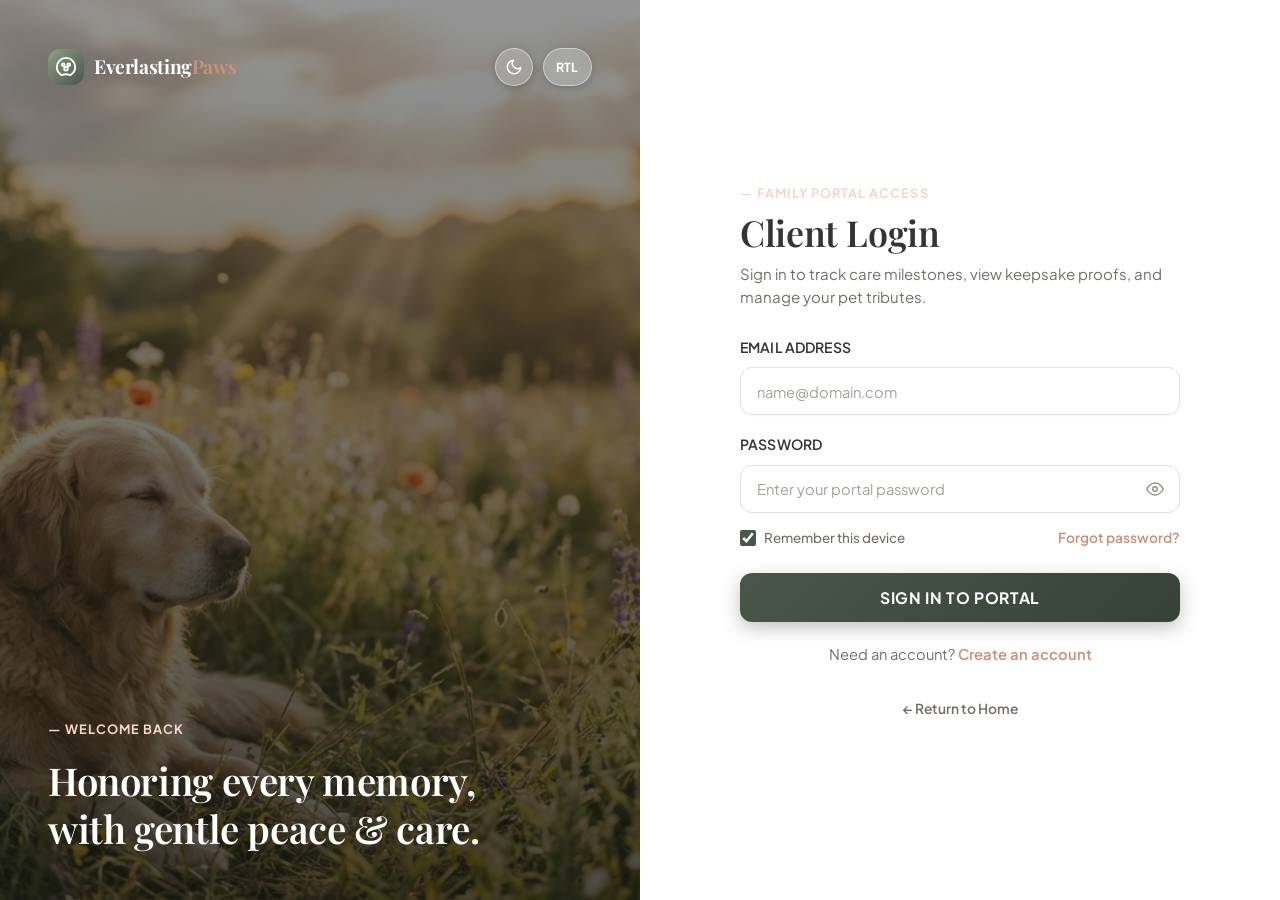
<file: login.html>
<!DOCTYPE html>
<html lang="en" dir="ltr" data-theme="light">
<head>
  <meta charset="UTF-8">
  <meta name="viewport" content="width=device-width, initial-scale=1.0">
  <title>Family Portal Login — Everlasting Paws | Pet Cremation & Memorial</title>
  <meta name="description" content="Sign in to your Everlasting Paws family account to track your companion's aftercare progress, manage memorial keepsakes, and light tribute candles.">

  <!-- Google Fonts: Playfair Display & Plus Jakarta Sans -->
  <link rel="preconnect" href="https://fonts.googleapis.com">
  <link rel="preconnect" href="https://fonts.gstatic.com" crossorigin>
  <link href="https://fonts.googleapis.com/css2?family=Playfair+Display:ital,wght@0,500;0,600;0,700;1,400;1,600&family=Plus+Jakarta+Sans:wght@400;500;600;700&display=swap" rel="stylesheet">

  <!-- Core CSS & Responsive CSS -->
  <link rel="stylesheet" href="assets/css/style.css">
  <link rel="stylesheet" href="assets/css/responsive.css">
  <link rel="icon" type="image/svg+xml" href="assets/images/favicon.svg">
  <link rel="shortcut icon" href="assets/images/favicon.svg">
</head>
<body>

  <!-- Page Preloader -->
  <div class="page-preloader" id="pagePreloader" aria-hidden="true">
    <div class="preloader-content">
      <div class="preloader-icon-wrap">
        <svg class="preloader-paw" width="44" height="44" viewBox="0 0 24 24" fill="none" stroke="currentColor" stroke-width="1.8" stroke-linecap="round" stroke-linejoin="round">
          <path d="M12 2C6.5 2 2 6.5 2 12c0 3.5 1.8 6.6 4.6 8.4.4.3.9.4 1.4.3l3.5-.8c.3-.1.6-.1.9 0l3.5.8c.5.1 1 0 1.4-.3C20.2 18.6 22 15.5 22 12c0-5.5-4.5-10-10-10z"/>
          <path d="M9 11a1.5 1.5 0 1 0 0-3 1.5 1.5 0 0 0 0 3z" fill="currentColor"/>
          <path d="M15 11a1.5 1.5 0 1 0 0-3 1.5 1.5 0 0 0 0 3z" fill="currentColor"/>
          <path d="M12 16a2 2 0 1 0 0-4 2 2 0 0 0 0 4z" fill="currentColor"/>
        </svg>
        <div class="preloader-ring"></div>
      </div>
      <div class="preloader-text">Everlasting<span>Paws</span></div>
      <div class="preloader-line"></div>
    </div>
  </div>

  <!-- Toast Container -->
  <div class="toast-container" id="toastContainer"></div>

  <main class="auth-split-layout">
    
    <!-- LEFT PANE: Visual Editorial Banner -->
    <div class="auth-visual-pane" style="background-image: url('assets/images/hero-pet-memorial.jpg');">
      <div class="auth-visual-overlay"></div>

      <!-- Top Overlay Controls -->
      <header class="auth-visual-header">
        <a href="index.html" class="brand-logo" aria-label="Everlasting Paws Home">
          <div class="brand-icon">
            <svg width="22" height="22" viewBox="0 0 24 24" fill="none" stroke="currentColor" stroke-width="2" stroke-linecap="round" stroke-linejoin="round">
              <path d="M12 2C6.5 2 2 6.5 2 12c0 3.5 1.8 6.6 4.6 8.4.4.3.9.4 1.4.3l3.5-.8c.3-.1.6-.1.9 0l3.5.8c.5.1 1 0 1.4-.3C20.2 18.6 22 15.5 22 12c0-5.5-4.5-10-10-10z"/>
              <path d="M9 11a1.5 1.5 0 1 0 0-3 1.5 1.5 0 0 0 0 3z"/>
              <path d="M15 11a1.5 1.5 0 1 0 0-3 1.5 1.5 0 0 0 0 3z"/>
              <path d="M12 16a2 2 0 1 0 0-4 2 2 0 0 0 0 4z"/>
            </svg>
          </div>
          <div class="brand-text">Everlasting<span>Paws</span></div>
        </a>

        <div class="auth-visual-controls">
          <!-- Theme Toggle -->
          <button type="button" class="auth-ctrl-btn theme-toggle" title="Toggle dark mode" aria-label="Toggle Theme">
            <svg class="theme-icon-moon" width="18" height="18" viewBox="0 0 24 24" fill="none" stroke="currentColor" stroke-width="2" stroke-linecap="round" stroke-linejoin="round">
              <path d="M21 12.79A9 9 0 1 1 11.21 3 7 7 0 0 0 21 12.79z"></path>
            </svg>
            <svg class="theme-icon-sun" width="18" height="18" viewBox="0 0 24 24" fill="none" stroke="currentColor" stroke-width="2" stroke-linecap="round" stroke-linejoin="round" style="display:none;">
              <circle cx="12" cy="12" r="5"></circle>
              <line x1="12" y1="1" x2="12" y2="3"></line>
              <line x1="12" y1="21" x2="12" y2="23"></line>
              <line x1="4.22" y1="4.22" x2="5.64" y2="5.64"></line>
              <line x1="18.36" y1="18.36" x2="19.78" y2="19.78"></line>
              <line x1="1" y1="12" x2="3" y2="12"></line>
              <line x1="21" y1="12" x2="23" y2="12"></line>
              <line x1="4.22" y1="19.78" x2="5.64" y2="18.36"></line>
              <line x1="18.36" y1="5.64" x2="19.78" y2="4.22"></line>
            </svg>
          </button>

          <!-- RTL Direction Toggle -->
          <button type="button" class="auth-ctrl-btn rtl-pill rtl-toggle" title="Toggle RTL layout" aria-label="Toggle text direction">
            RTL
          </button>
        </div>
      </header>

      <!-- Bottom Headline -->
      <div class="auth-visual-footer">
        <span class="auth-kicker">— WELCOME BACK</span>
        <h2>Honoring every memory,<br>with gentle peace &amp; care.</h2>
      </div>
    </div>

    <!-- RIGHT PANE: Modern Compassionate Login Form -->
    <div class="auth-form-pane">
      <div class="auth-form-card">
        
        <span class="auth-kicker">— FAMILY PORTAL ACCESS</span>
        <h1 class="auth-title">Client Login</h1>
        <p class="auth-subtitle">Sign in to track care milestones, view keepsake proofs, and manage your pet tributes.</p>

        <form onsubmit="event.preventDefault(); showToast('🕊️ Welcome back. Accessing your family portal...'); setTimeout(() => window.location.href='index.html', 1200);">
          
          <!-- Email Input -->
          <div class="form-group" style="margin-bottom: 18px;">
            <label for="loginEmail">EMAIL ADDRESS</label>
            <input type="email" id="loginEmail" class="form-control" placeholder="name@domain.com" required autocomplete="email">
          </div>

          <!-- Password Input with Toggle -->
          <div class="form-group" style="margin-bottom: 14px;">
            <label for="loginPassword">PASSWORD</label>
            <div class="auth-input-wrap">
              <input type="password" id="loginPassword" class="form-control" placeholder="Enter your portal password" required autocomplete="current-password">
              <button type="button" class="password-toggle-btn" data-action="toggle-password" data-target="loginPassword" title="Show or hide password" aria-label="Toggle password visibility">
                <svg width="18" height="18" viewBox="0 0 24 24" fill="none" stroke="currentColor" stroke-width="2" stroke-linecap="round" stroke-linejoin="round">
                  <path d="M1 12s4-8 11-8 11 8 11 8-4 8-11 8-11-8-11-8z"/>
                  <circle cx="12" cy="12" r="3"/>
                </svg>
              </button>
            </div>
          </div>

          <!-- Remember Me & Forgot Password -->
          <div class="auth-meta-row">
            <label class="auth-checkbox-label">
              <input type="checkbox" id="rememberMe" checked>
              <span>Remember this device</span>
            </label>
            <a href="#" onclick="event.preventDefault(); showToast('🕊️ Password recovery link dispatched to your email.');" class="auth-link">Forgot password?</a>
          </div>

          <!-- Submit Button -->
          <button type="submit" class="btn btn-primary auth-submit-btn">SIGN IN TO PORTAL</button>

          <!-- Switch to Registration -->
          <p class="auth-switch-text">
            Need an account? <a href="register.html" class="auth-link">Create an account</a>
          </p>

          <div style="text-align:center; margin-top:28px;">
            <a href="index.html" class="auth-link" style="font-size:0.86rem; color:var(--text-muted); display:inline-flex; align-items:center; gap:6px;">
              <span>← Return to Home</span>
            </a>
          </div>

        </form>

      </div>
    </div>

  </main>

  <!-- JavaScript Bundle -->
  <script src="assets/js/main.js"></script>
</body>
</html>
</file>
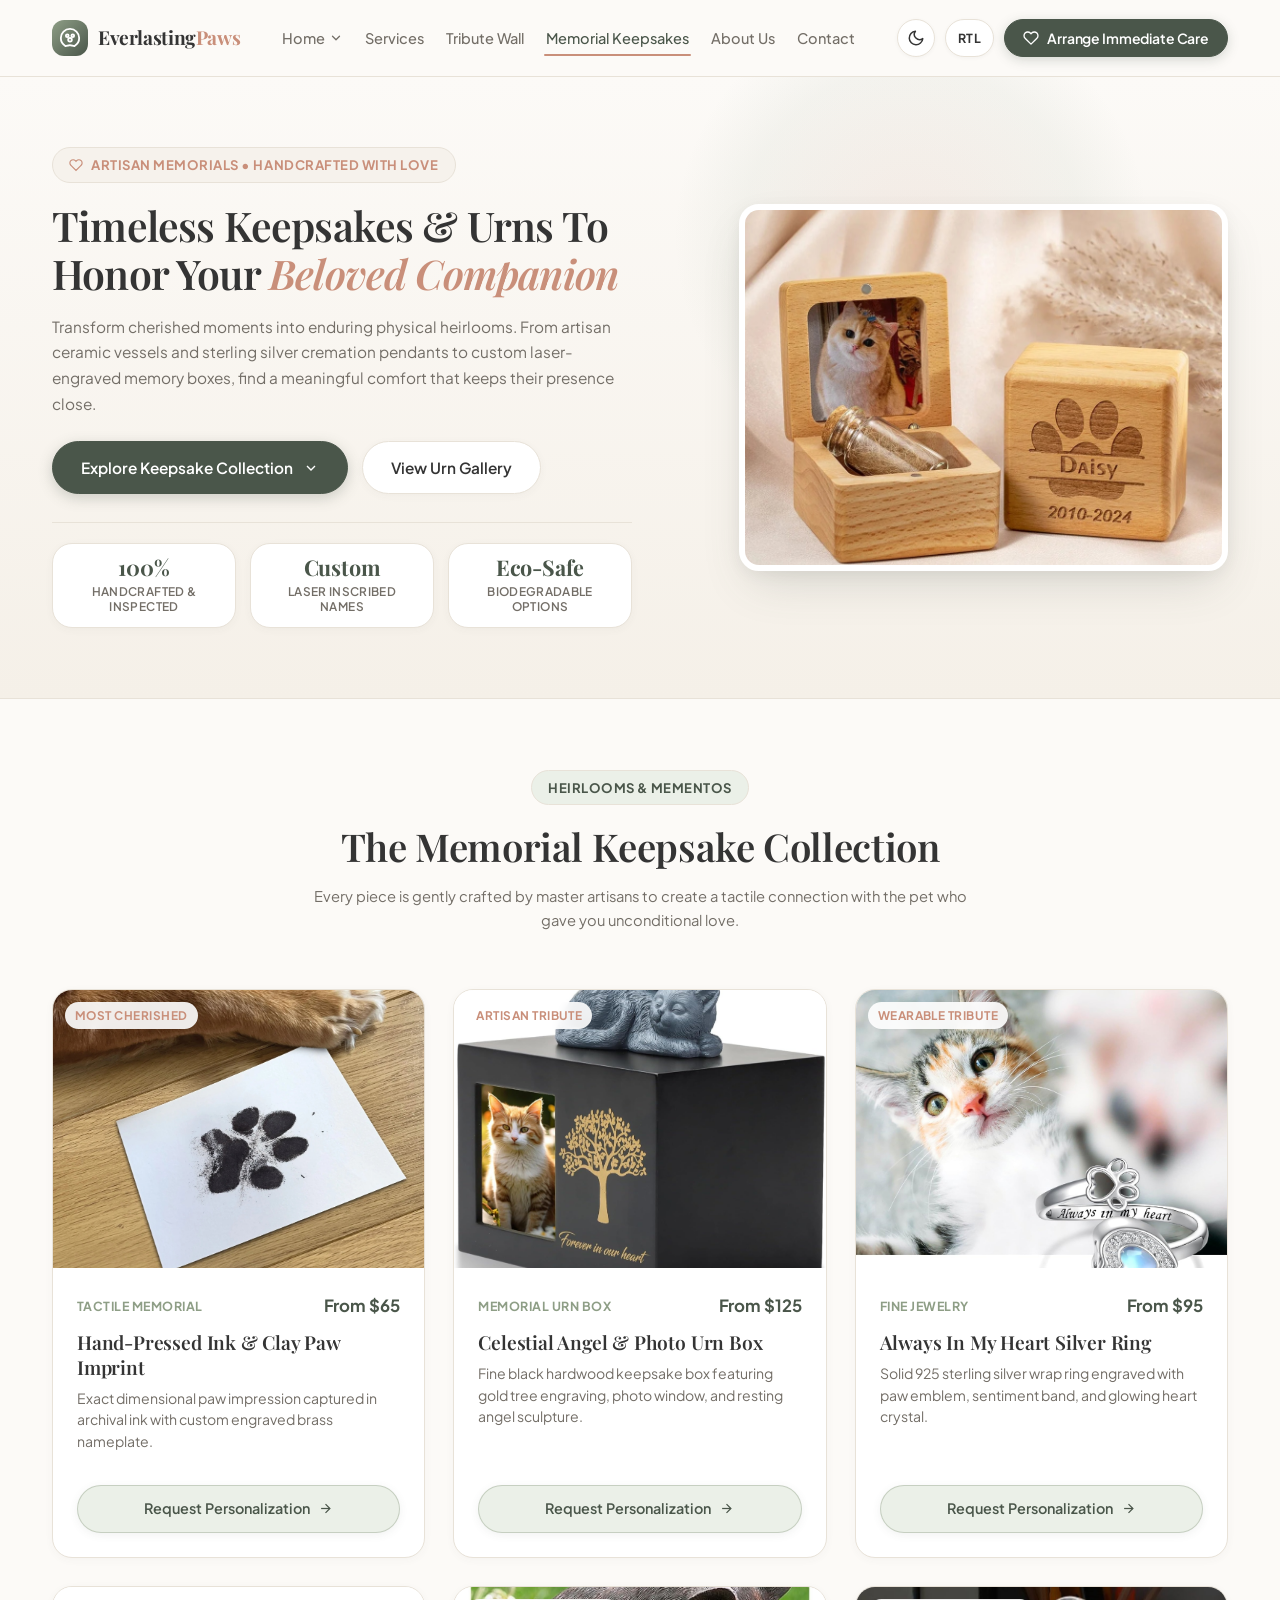
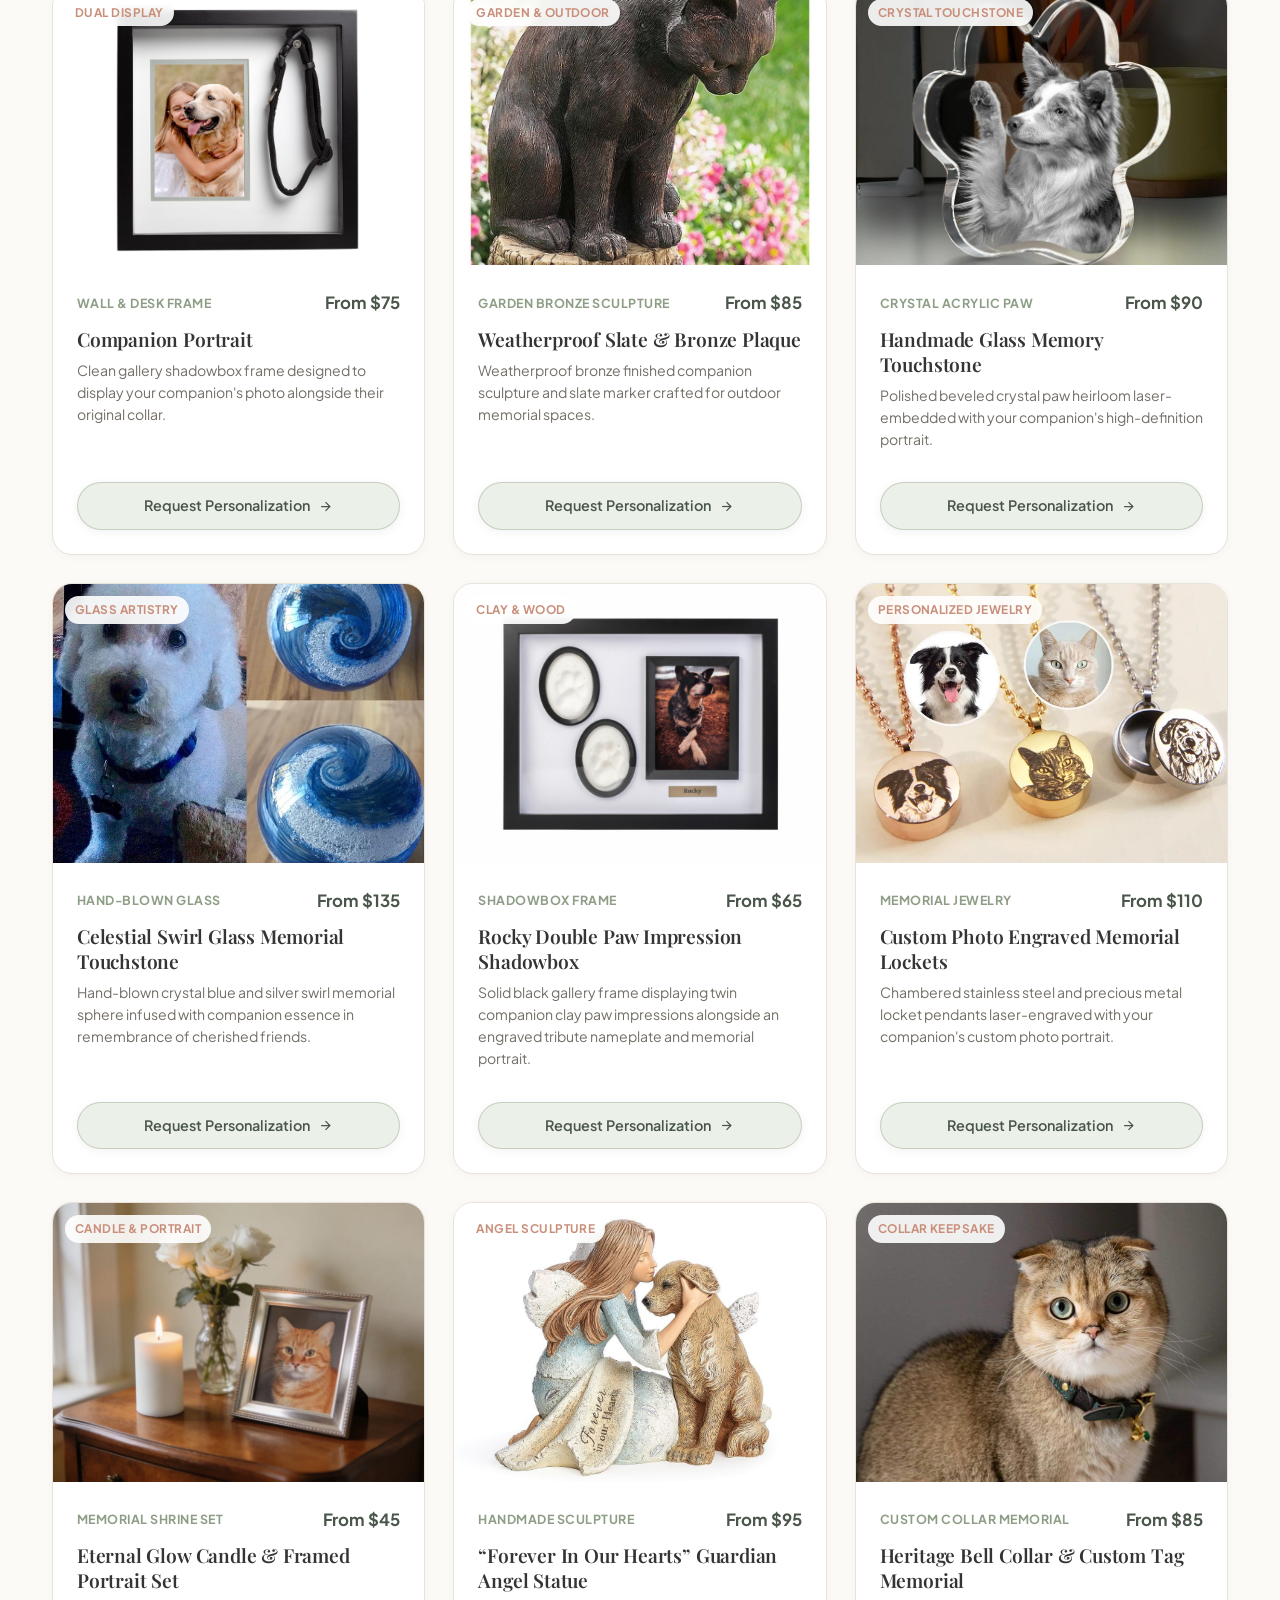
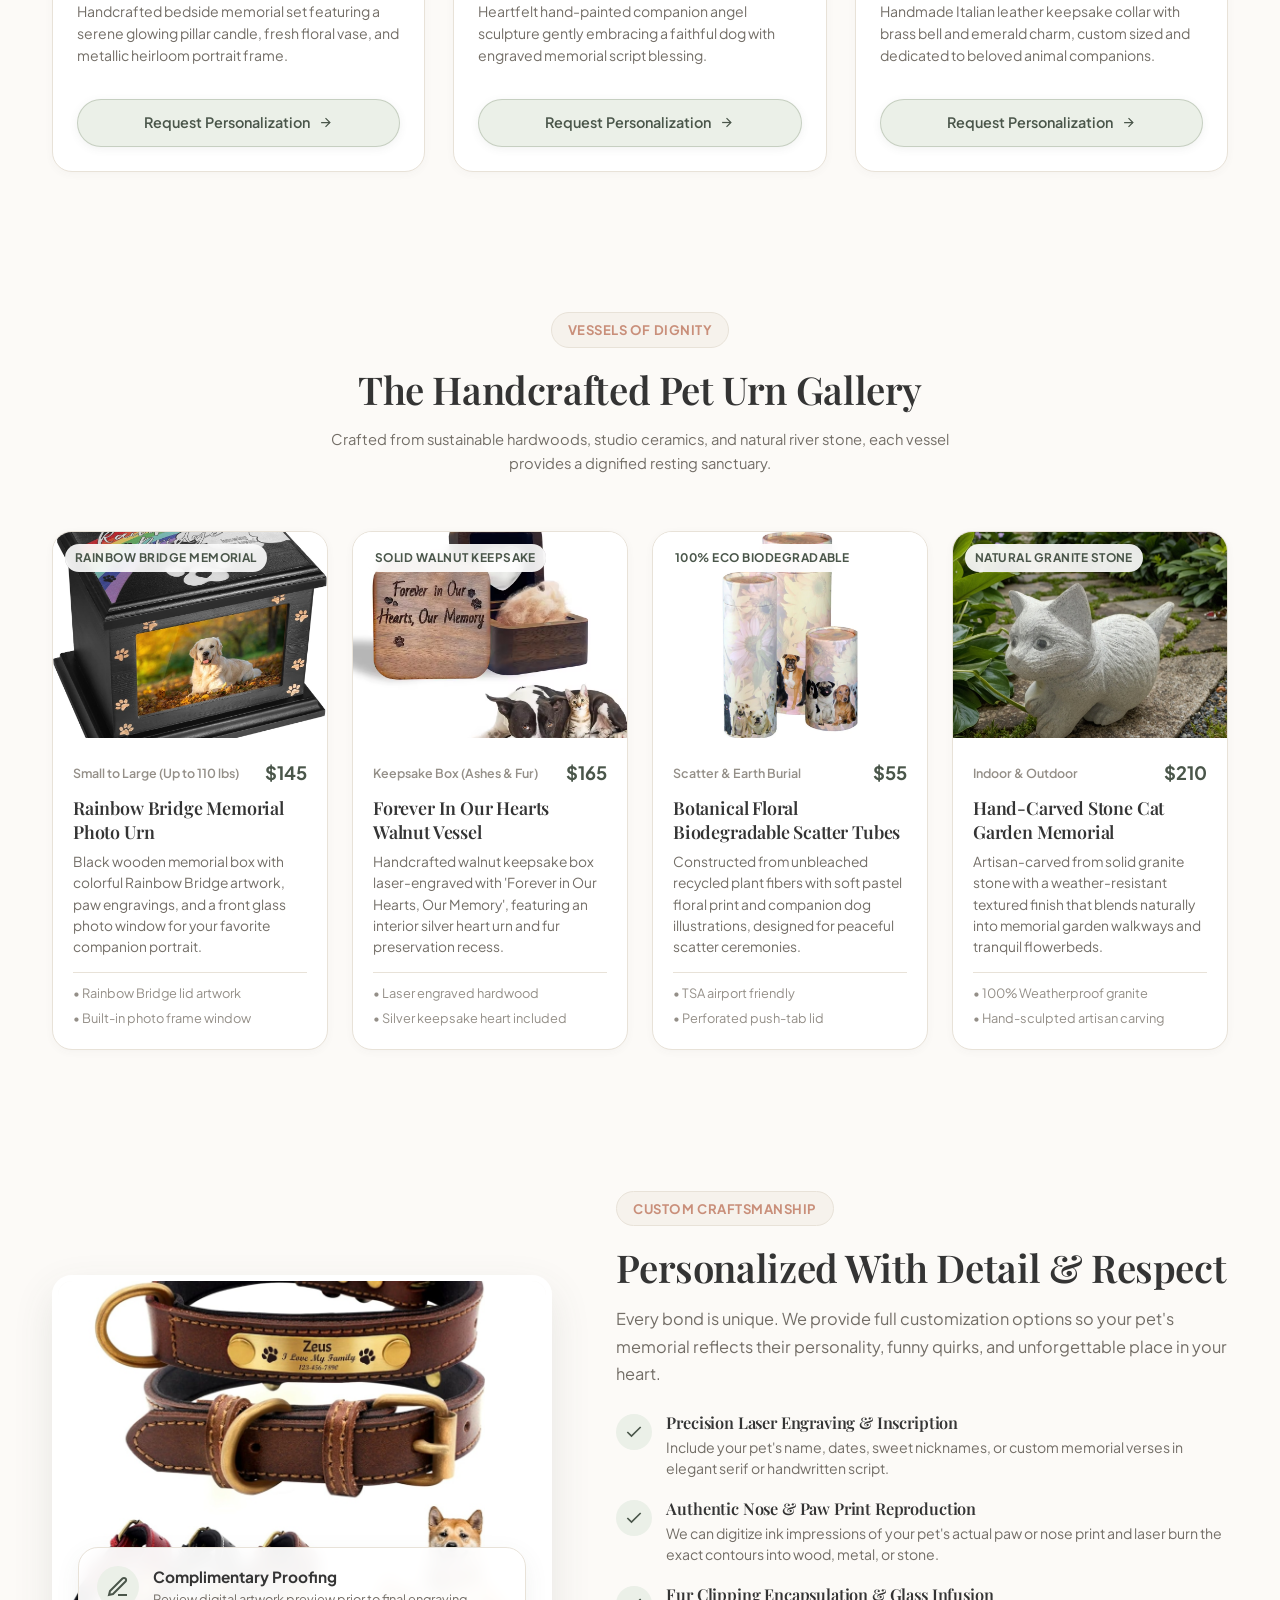
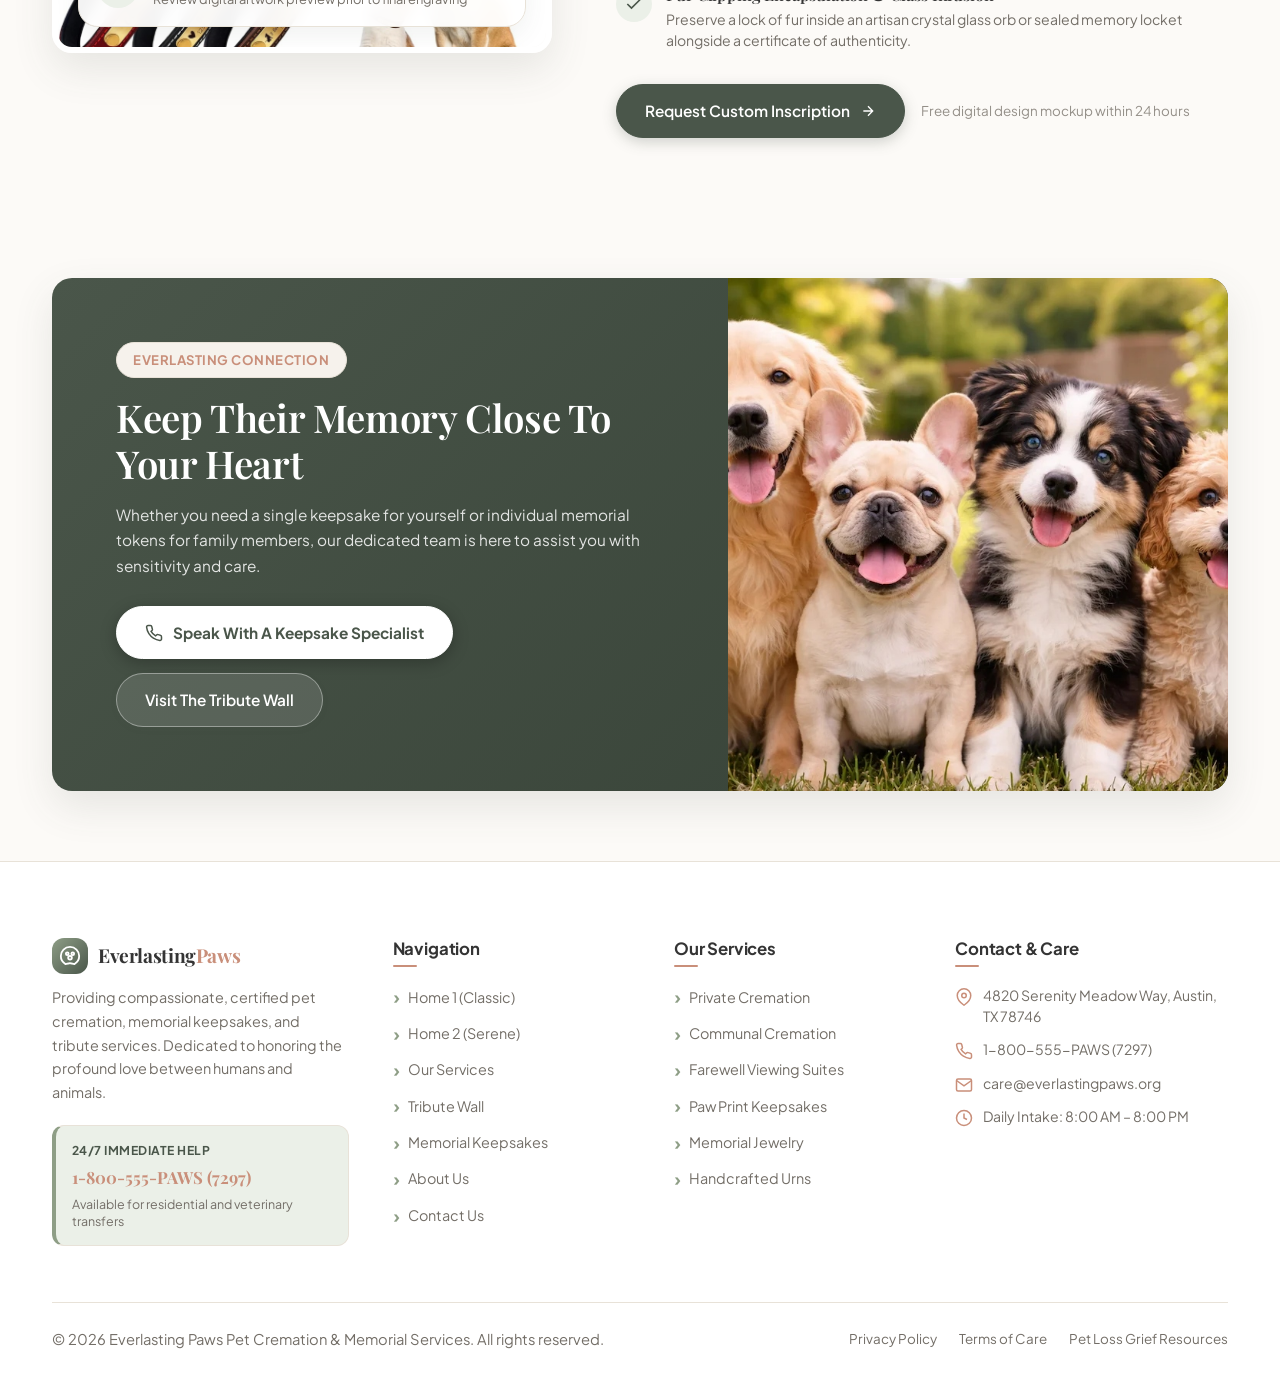
<file: memorial-keepsakes.html>
<!DOCTYPE html>
<html lang="en" data-theme="light" dir="ltr">
<head>
  <meta charset="UTF-8">
  <meta name="viewport" content="width=device-width, initial-scale=1.0">
  <meta name="description" content="Memorial Keepsakes & Custom Urns — Handcrafted paw prints, cremation jewelry, personalized memory boxes, and artisan vessels to cherish your companion forever.">
  <meta name="keywords" content="pet memorial keepsakes, paw print keepsake, pet cremation jewelry, pet urns, pet memory box, pet remembrance items">
  <title>Memorial Keepsakes &amp; Urns — Everlasting Paws | Cherished Remembrances</title>

  <!-- Google Fonts: Playfair Display & Plus Jakarta Sans -->
  <link rel="preconnect" href="https://fonts.googleapis.com">
  <link rel="preconnect" href="https://fonts.gstatic.com" crossorigin>
  <link href="https://fonts.googleapis.com/css2?family=Playfair+Display:ital,wght@0,500;0,600;0,700;1,400;1,600&family=Plus+Jakarta+Sans:wght@400;500;600;700&display=swap" rel="stylesheet">

  <!-- Core CSS & Responsive CSS -->
  <link rel="stylesheet" href="assets/css/style.css">
  <link rel="stylesheet" href="assets/css/responsive.css">
  <link rel="icon" type="image/svg+xml" href="assets/images/favicon.svg">
  <link rel="shortcut icon" href="assets/images/favicon.svg">
</head>
<body>
  <!-- Page Preloader -->
  <div class="page-preloader" id="pagePreloader" aria-hidden="true">
    <div class="preloader-content">
      <div class="preloader-icon-wrap">
        <svg class="preloader-paw" width="44" height="44" viewBox="0 0 24 24" fill="none" stroke="currentColor" stroke-width="1.8" stroke-linecap="round" stroke-linejoin="round">
          <path d="M12 2C6.5 2 2 6.5 2 12c0 3.5 1.8 6.6 4.6 8.4.4.3.9.4 1.4.3l3.5-.8c.3-.1.6-.1.9 0l3.5.8c.5.1 1 0 1.4-.3C20.2 18.6 22 15.5 22 12c0-5.5-4.5-10-10-10z"/>
          <path d="M9 11a1.5 1.5 0 1 0 0-3 1.5 1.5 0 0 0 0 3z" fill="currentColor"/>
          <path d="M15 11a1.5 1.5 0 1 0 0-3 1.5 1.5 0 0 0 0 3z" fill="currentColor"/>
          <path d="M12 16a2 2 0 1 0 0-4 2 2 0 0 0 0 4z" fill="currentColor"/>
        </svg>
        <div class="preloader-ring"></div>
      </div>
      <div class="preloader-text">Everlasting<span>Paws</span></div>
      <div class="preloader-line"></div>
    </div>
  </div>


  <!-- ===================================================================
       Site Header / Navigation
       =================================================================== -->
  <header class="site-header" id="siteHeader">
    <div class="container">
      <div class="header-inner">
        <!-- Logo -->
        <a href="index.html" class="brand-logo" id="mainLogo" aria-label="Everlasting Paws Home">
          <div class="brand-icon">
            <svg width="22" height="22" viewBox="0 0 24 24" fill="none" stroke="currentColor" stroke-width="2" stroke-linecap="round" stroke-linejoin="round">
              <path d="M12 2C6.5 2 2 6.5 2 12c0 3.5 1.8 6.6 4.6 8.4.4.3.9.4 1.4.3l3.5-.8c.3-.1.6-.1.9 0l3.5.8c.5.1 1 0 1.4-.3C20.2 18.6 22 15.5 22 12c0-5.5-4.5-10-10-10z"/>
              <path d="M9 11a1.5 1.5 0 1 0 0-3 1.5 1.5 0 0 0 0 3z"/>
              <path d="M15 11a1.5 1.5 0 1 0 0-3 1.5 1.5 0 0 0 0 3z"/>
              <path d="M12 16a2 2 0 1 0 0-4 2 2 0 0 0 0 4z"/>
            </svg>
          </div>
          <div class="brand-text">Everlasting<span>Paws</span></div>
        </a>

        <!-- Desktop Navigation -->
        <nav class="desktop-nav" aria-label="Main Navigation">
          <!-- Home Dropdown -->
          <div class="nav-dropdown" id="homeDropdown">
            <button class="nav-link dropdown-trigger" aria-expanded="false" aria-haspopup="true" id="homeDropdownBtn">
              Home
              <svg class="chevron" width="14" height="14" viewBox="0 0 24 24" fill="none" stroke="currentColor" stroke-width="2.2" stroke-linecap="round" stroke-linejoin="round">
                <polyline points="6 9 12 15 18 9"></polyline>
              </svg>
            </button>
            <div class="dropdown-menu" aria-labelledby="homeDropdownBtn">
              <a href="index.html" class="dropdown-item" id="navHome1">
                <span>Home 1 (Classic)</span>
              </a>
              <a href="home-2.html" class="dropdown-item" id="navHome2">
                <span>Home 2 (Serene)</span>
              </a>
            </div>
          </div>

          <a href="services.html" class="nav-link" id="navServices">Services</a>
          <a href="tribute-wall.html" class="nav-link" id="navTributes">Tribute Wall</a>
          <a href="memorial-keepsakes.html" class="nav-link active" id="navKeepsakes">Memorial Keepsakes</a>
          <a href="about.html" class="nav-link" id="navAbout">About Us</a>
          <a href="contact.html" class="nav-link" id="navContact">Contact</a>
        </nav>

        <!-- Header Actions: Theme, RTL, Login Button, Care Hotline Button & Hamburger -->
        <div class="header-actions">
          <!-- Theme Toggle -->
          <button class="theme-toggle" id="themeToggleBtn" aria-label="Toggle light and dark mode" title="Toggle Theme">
            <svg class="theme-icon-moon" width="18" height="18" viewBox="0 0 24 24" fill="none" stroke="currentColor" stroke-width="2" stroke-linecap="round" stroke-linejoin="round">
              <path d="M21 12.79A9 9 0 1 1 11.21 3 7 7 0 0 0 21 12.79z"></path>
            </svg>
            <svg class="theme-icon-sun" width="18" height="18" viewBox="0 0 24 24" fill="none" stroke="currentColor" stroke-width="2" stroke-linecap="round" stroke-linejoin="round" style="display:none;">
              <circle cx="12" cy="12" r="5"></circle>
              <line x1="12" y1="1" x2="12" y2="3"></line>
              <line x1="12" y1="21" x2="12" y2="23"></line>
              <line x1="4.22" y1="4.22" x2="5.64" y2="5.64"></line>
              <line x1="18.36" y1="18.36" x2="19.78" y2="19.78"></line>
              <line x1="1" y1="12" x2="3" y2="12"></line>
              <line x1="21" y1="12" x2="23" y2="12"></line>
              <line x1="4.22" y1="19.78" x2="5.64" y2="18.36"></line>
              <line x1="18.36" y1="5.64" x2="19.78" y2="4.22"></line>
            </svg>
          </button>

          <!-- RTL / LTR Toggle -->
          <button class="rtl-toggle" id="rtlToggleBtn" aria-label="Toggle text direction" title="Toggle RTL/LTR">RTL</button>

          <!-- Primary CTA: Arrange Immediate Care -->
          <a href="#contactModal" data-open-modal="contact" class="btn btn-primary nav-cta-btn" id="headerCtaBtn">
            <svg width="16" height="16" viewBox="0 0 24 24" fill="none" stroke="currentColor" stroke-width="2" stroke-linecap="round" stroke-linejoin="round" aria-hidden="true">
              <path d="M20.84 4.61a5.5 5.5 0 0 0-7.78 0L12 5.67l-1.06-1.06a5.5 5.5 0 0 0-7.78 7.78l1.06 1.06L12 21.23l7.78-7.78 1.06-1.06a5.5 5.5 0 0 0 0-7.78z"></path>
            </svg>
            <span>Arrange Immediate Care</span>
          </a>

          <!-- Hamburger Button (Tablet & Mobile) -->
          <button class="menu-toggle" id="mobileMenuBtn" aria-label="Open Navigation Drawer">
            <svg width="22" height="22" viewBox="0 0 24 24" fill="none" stroke="currentColor" stroke-width="2" stroke-linecap="round" stroke-linejoin="round">
              <line x1="3" y1="12" x2="21" y2="12"></line>
              <line x1="3" y1="6" x2="21" y2="6"></line>
              <line x1="3" y1="18" x2="21" y2="18"></line>
            </svg>
          </button>
        </div>
      </div>
    </div>
  </header>

    <!-- Mobile & Tablet Navigation Drawer -->
  <div class="mobile-drawer-overlay" id="drawerOverlay">
    <div class="mobile-drawer" role="dialog" aria-modal="true" aria-label="Mobile Navigation">
      <div class="drawer-header">
        <a href="index.html" class="brand-logo">
          <div class="brand-icon">
            <svg width="22" height="22" viewBox="0 0 24 24" fill="none" stroke="currentColor" stroke-width="2" stroke-linecap="round" stroke-linejoin="round">
              <path d="M12 2C6.5 2 2 6.5 2 12c0 3.5 1.8 6.6 4.6 8.4.4.3.9.4 1.4.3l3.5-.8c.3-.1.6-.1.9 0l3.5.8c.5.1 1 0 1.4-.3C20.2 18.6 22 15.5 22 12c0-5.5-4.5-10-10-10z"/>
              <path d="M9 11a1.5 1.5 0 1 0 0-3 1.5 1.5 0 0 0 0 3z"/>
              <path d="M15 11a1.5 1.5 0 1 0 0-3 1.5 1.5 0 0 0 0 3z"/>
              <path d="M12 16a2 2 0 1 0 0-4 2 2 0 0 0 0 4z"/>
            </svg>
          </div>
          <div class="brand-text">Everlasting<span>Paws</span></div>
        </a>
        <button class="drawer-close" id="drawerCloseBtn" aria-label="Close menu">
          <svg width="20" height="20" viewBox="0 0 24 24" fill="none" stroke="currentColor" stroke-width="2">
            <line x1="18" y1="6" x2="6" y2="18"></line>
            <line x1="6" y1="6" x2="18" y2="18"></line>
          </svg>
        </button>
      </div>

      <nav class="drawer-nav">
        <div class="drawer-dropdown" id="drawerHomeDropdown">
          <button class="drawer-dropdown-btn" id="drawerHomeDropdownBtn" aria-expanded="false" aria-haspopup="true">
            <span>Home Pages</span>
            <svg class="chevron" width="16" height="16" viewBox="0 0 24 24" fill="none" stroke="currentColor" stroke-width="2.2" stroke-linecap="round" stroke-linejoin="round">
              <polyline points="6 9 12 15 18 9"></polyline>
            </svg>
          </button>
          <div class="drawer-subnav">
            <a href="index.html" class="drawer-sublink">• Home 1 (Classic)</a>
            <a href="home-2.html" class="drawer-sublink">• Home 2 (Serene)</a>
          </div>
        </div>
        <a href="services.html" class="drawer-link">Services</a>
        <a href="tribute-wall.html" class="drawer-link">Tribute Wall</a>
        <a href="memorial-keepsakes.html" class="drawer-link active">Memorial Keepsakes</a>
        <a href="about.html" class="drawer-link">About Us</a>
        <a href="contact.html" class="drawer-link">Contact</a>
      </nav>

      <div class="drawer-footer">
        <a href="#contactModal" data-open-modal="contact" class="btn btn-primary drawer-cta-btn" id="drawerConsultBtn">
          <svg width="18" height="18" viewBox="0 0 24 24" fill="none" stroke="currentColor" stroke-width="2" stroke-linecap="round" stroke-linejoin="round" aria-hidden="true">
            <path d="M20.84 4.61a5.5 5.5 0 0 0-7.78 0L12 5.67l-1.06-1.06a5.5 5.5 0 0 0-7.78 7.78l1.06 1.06L12 21.23l7.78-7.78 1.06-1.06a5.5 5.5 0 0 0 0-7.78z"></path>
          </svg>
          <span>Arrange Immediate Care</span>
        </a>
        <div class="drawer-controls">
          <button class="drawer-theme-btn" id="drawerThemeToggle" aria-label="Toggle light and dark mode" title="Toggle Theme">
            <svg class="theme-icon-moon" width="18" height="18" viewBox="0 0 24 24" fill="none" stroke="currentColor" stroke-width="2" stroke-linecap="round" stroke-linejoin="round">
              <path d="M21 12.79A9 9 0 1 1 11.21 3 7 7 0 0 0 21 12.79z"></path>
            </svg>
            <svg class="theme-icon-sun" width="18" height="18" viewBox="0 0 24 24" fill="none" stroke="currentColor" stroke-width="2" stroke-linecap="round" stroke-linejoin="round" style="display:none;">
              <circle cx="12" cy="12" r="5"></circle>
              <line x1="12" y1="1" x2="12" y2="3"></line>
              <line x1="12" y1="21" x2="12" y2="23"></line>
              <line x1="4.22" y1="4.22" x2="5.64" y2="5.64"></line>
              <line x1="18.36" y1="18.36" x2="19.78" y2="19.78"></line>
              <line x1="1" y1="12" x2="3" y2="12"></line>
              <line x1="21" y1="12" x2="23" y2="12"></line>
              <line x1="4.22" y1="19.78" x2="5.64" y2="18.36"></line>
              <line x1="18.36" y1="5.64" x2="19.78" y2="4.22"></line>
            </svg>
            <span class="theme-text">Dark Mode</span>
          </button>
          <button class="rtl-toggle" id="drawerRtlToggle" aria-label="Toggle text direction">RTL</button>
        </div>
      </div>
    </div>
  </div>

  <main id="mainContent">

    <!-- ===================================================================
         SECTION 1: Memorial Keepsakes Hero
         =================================================================== -->
    <section class="page-hero" id="keepsakesHero">
      <div class="container">
        <div class="page-hero-grid">
          <div class="page-hero-content">
            <div class="badge badge-accent">
              <svg width="14" height="14" viewBox="0 0 24 24" fill="none" stroke="currentColor" stroke-width="2"><path d="M20.84 4.61a5.5 5.5 0 0 0-7.78 0L12 5.67l-1.06-1.06a5.5 5.5 0 0 0-7.78 7.78l1.06 1.06L12 21.23l7.78-7.78 1.06-1.06a5.5 5.5 0 0 0 0-7.78z"/></svg>
              <span>Artisan Memorials &bull; Handcrafted With Love</span>
            </div>
            <h1 class="page-hero-title">Timeless Keepsakes &amp; Urns To Honor Your <em>Beloved Companion</em></h1>
            <p class="page-hero-desc">
              Transform cherished moments into enduring physical heirlooms. From artisan ceramic vessels and sterling silver cremation pendants to custom laser-engraved memory boxes, find a meaningful comfort that keeps their presence close.
            </p>
            <div class="page-hero-actions">
              <a href="#keepsakeCollectionSection" class="btn btn-primary" id="heroExploreKeepsakesBtn">
                <span>Explore Keepsake Collection</span>
                <svg width="16" height="16" viewBox="0 0 24 24" fill="none" stroke="currentColor" stroke-width="2"><polyline points="6 9 12 15 18 9"/></svg>
              </a>
              <a href="#urnCollectionSection" class="btn btn-secondary" id="heroExploreUrnsBtn">View Urn Gallery</a>
            </div>
            <div class="hero-stats-row">
              <div class="hero-stat-item">
                <span class="stat-number">100%</span>
                <span class="stat-label">Handcrafted &amp; Inspected</span>
              </div>
              <div class="hero-stat-item">
                <span class="stat-number">Custom</span>
                <span class="stat-label">Laser Inscribed Names</span>
              </div>
              <div class="hero-stat-item">
                <span class="stat-number">Eco-Safe</span>
                <span class="stat-label">Biodegradable Options</span>
              </div>
            </div>
          </div>
          <div class="page-hero-image-wrap">
            <img src="assets/images/keepsakes/keepsakes-hero.jpg" alt="Custom engraved wooden pet keepsake box with photo frame and glass fur vial" class="page-hero-img" loading="eager">
          </div>
        </div>
      </div>
    </section>

    <!-- ===================================================================
         SECTION 2: Keepsake Collection
         =================================================================== -->
    <section class="section-spacing bg-surface" id="keepsakeCollectionSection">
      <div class="container">
        <div class="section-header text-center">
          <div class="badge badge-primary">Heirlooms &amp; Mementos</div>
          <h2 class="section-title">The Memorial Keepsake Collection</h2>
          <p class="section-subtitle">
            Every piece is gently crafted by master artisans to create a tactile connection with the pet who gave you unconditional love.
          </p>
        </div>

        <div class="keepsakes-cards-grid">
          <!-- Item 1: Paw Print Keepsake -->
          <div class="keepsake-product-card">
            <div class="keepsake-card-media">
              <img src="assets/images/keepsakes/keepsake-paw-print.jpg" alt="Hand-stamped clean ink paw print keepsake on archival paper beside dog paw" class="keepsake-img" loading="lazy">
              <span class="keepsake-tag">Most Cherished</span>
            </div>
            <div class="keepsake-card-body">
              <div class="keepsake-meta">
                <span class="product-category">Tactile Memorial</span>
                <span class="product-price">From $65</span>
              </div>
              <h3 class="keepsake-card-title">Hand-Pressed Ink &amp; Clay Paw Imprint</h3>
              <p class="keepsake-card-desc">Exact dimensional paw impression captured in archival ink with custom engraved brass nameplate.</p>
              <div class="keepsake-card-action">
                <a href="contact.html?item=paw-print" class="btn btn-outline w-full">
                  <span>Request Personalization</span>
                  <svg width="15" height="15" viewBox="0 0 24 24" fill="none" stroke="currentColor" stroke-width="2"><line x1="5" y1="12" x2="19" y2="12"></line><polyline points="12 5 19 12 12 19"></polyline></svg>
                </a>
              </div>
            </div>
          </div>

          <!-- Item 2: Handcrafted Memory Box -->
          <div class="keepsake-product-card">
            <div class="keepsake-card-media">
              <img src="assets/images/keepsakes/keepsake-memory-box.png" alt="Black photo memorial urn box with golden tree and sleeping cat angel sculpture" class="keepsake-img" loading="lazy">
              <span class="keepsake-tag">Artisan Tribute</span>
            </div>
            <div class="keepsake-card-body">
              <div class="keepsake-meta">
                <span class="product-category">Memorial Urn Box</span>
                <span class="product-price">From $125</span>
              </div>
              <h3 class="keepsake-card-title">Celestial Angel &amp; Photo Urn Box</h3>
              <p class="keepsake-card-desc">Fine black hardwood keepsake box featuring gold tree engraving, photo window, and resting angel sculpture.</p>
              <div class="keepsake-card-action">
                <a href="contact.html?item=memory-box" class="btn btn-outline w-full">
                  <span>Request Personalization</span>
                  <svg width="15" height="15" viewBox="0 0 24 24" fill="none" stroke="currentColor" stroke-width="2"><line x1="5" y1="12" x2="19" y2="12"></line><polyline points="12 5 19 12 12 19"></polyline></svg>
                </a>
              </div>
            </div>
          </div>

          <!-- Item 3: Memorial Jewelry -->
          <div class="keepsake-product-card">
            <div class="keepsake-card-media">
              <img src="assets/images/keepsakes/keepsake-jewelry-pendant.jpg" alt="Sterling silver memorial ring with paw print, heart crystal and kitten tribute" class="keepsake-img" loading="lazy">
              <span class="keepsake-tag">Wearable Tribute</span>
            </div>
            <div class="keepsake-card-body">
              <div class="keepsake-meta">
                <span class="product-category">Fine Jewelry</span>
                <span class="product-price">From $95</span>
              </div>
              <h3 class="keepsake-card-title">Always In My Heart Silver Ring</h3>
              <p class="keepsake-card-desc">Solid 925 sterling silver wrap ring engraved with paw emblem, sentiment band, and glowing heart crystal.</p>
              <div class="keepsake-card-action">
                <a href="contact.html?item=jewelry" class="btn btn-outline w-full">
                  <span>Request Personalization</span>
                  <svg width="15" height="15" viewBox="0 0 24 24" fill="none" stroke="currentColor" stroke-width="2"><line x1="5" y1="12" x2="19" y2="12"></line><polyline points="12 5 19 12 12 19"></polyline></svg>
                </a>
              </div>
            </div>
          </div>

          <!-- Item 4: Photo Memorial Frame -->
          <div class="keepsake-product-card">
            <div class="keepsake-card-media">
              <img src="assets/images/keepsakes/keepsake-photo-frame.png" alt="Square shadowbox frame with portrait photo of child hugging golden retriever and collar display" class="keepsake-img" loading="lazy">
              <span class="keepsake-tag">Dual Display</span>
            </div>
            <div class="keepsake-card-body">
              <div class="keepsake-meta">
                <span class="product-category">Wall &amp; Desk Frame</span>
                <span class="product-price">From $75</span>
              </div>
              <h3 class="keepsake-card-title">Companion Portrait</h3>
              <p class="keepsake-card-desc">Clean gallery shadowbox frame designed to display your companion's photo alongside their original collar.</p>
              <div class="keepsake-card-action">
                <a href="contact.html?item=photo-frame" class="btn btn-outline w-full">
                  <span>Request Personalization</span>
                  <svg width="15" height="15" viewBox="0 0 24 24" fill="none" stroke="currentColor" stroke-width="2"><line x1="5" y1="12" x2="19" y2="12"></line><polyline points="12 5 19 12 12 19"></polyline></svg>
                </a>
              </div>
            </div>
          </div>

          <!-- Item 5: Custom Engraved Plaque & Garden Statue -->
          <div class="keepsake-product-card">
            <div class="keepsake-card-media">
              <img src="assets/images/keepsakes/keepsake-custom-plaque.jpg" alt="Weatherproof bronze and slate memorial cat garden statue on natural tree stump" class="keepsake-img" loading="lazy">
              <span class="keepsake-tag">Garden &amp; Outdoor</span>
            </div>
            <div class="keepsake-card-body">
              <div class="keepsake-meta">
                <span class="product-category">Garden Bronze Sculpture</span>
                <span class="product-price">From $85</span>
              </div>
              <h3 class="keepsake-card-title">Weatherproof Slate &amp; Bronze Plaque</h3>
              <p class="keepsake-card-desc">Weatherproof bronze finished companion sculpture and slate marker crafted for outdoor memorial spaces.</p>
              <div class="keepsake-card-action">
                <a href="contact.html?item=memorial-plaque" class="btn btn-outline w-full">
                  <span>Request Personalization</span>
                  <svg width="15" height="15" viewBox="0 0 24 24" fill="none" stroke="currentColor" stroke-width="2"><line x1="5" y1="12" x2="19" y2="12"></line><polyline points="12 5 19 12 12 19"></polyline></svg>
                </a>
              </div>
            </div>
          </div>

          <!-- Item 6: Glass Memory Touchstone -->
          <div class="keepsake-product-card">
            <div class="keepsake-card-media">
              <img src="assets/images/keepsakes/keepsake-glass-touchstone.png" alt="Crystal clear paw-shaped photo keepsake with companion dog high five portrait" class="keepsake-img" loading="lazy">
              <span class="keepsake-tag">Crystal Touchstone</span>
            </div>
            <div class="keepsake-card-body">
              <div class="keepsake-meta">
                <span class="product-category">Crystal Acrylic Paw</span>
                <span class="product-price">From $90</span>
              </div>
              <h3 class="keepsake-card-title">Handmade Glass Memory Touchstone</h3>
              <p class="keepsake-card-desc">Polished beveled crystal paw heirloom laser-embedded with your companion's high-definition portrait.</p>
              <div class="keepsake-card-action">
                <a href="contact.html?item=glass-touchstone" class="btn btn-outline w-full">
                  <span>Request Personalization</span>
                  <svg width="15" height="15" viewBox="0 0 24 24" fill="none" stroke="currentColor" stroke-width="2"><line x1="5" y1="12" x2="19" y2="12"></line><polyline points="12 5 19 12 12 19"></polyline></svg>
                </a>
              </div>
            </div>
          </div>

          <!-- Item 7: Celestial Ash-Infused Glass Orb -->
          <div class="keepsake-product-card">
            <div class="keepsake-card-media">
              <img src="assets/images/keepsakes/keepsake-celestial-glass-orb.png" alt="Celestial ocean blue spiral glass memorial touchstone sphere with companion portrait" class="keepsake-img" loading="lazy">
              <span class="keepsake-tag">Glass Artistry</span>
            </div>
            <div class="keepsake-card-body">
              <div class="keepsake-meta">
                <span class="product-category">Hand-Blown Glass</span>
                <span class="product-price">From $135</span>
              </div>
              <h3 class="keepsake-card-title">Celestial Swirl Glass Memorial Touchstone</h3>
              <p class="keepsake-card-desc">Hand-blown crystal blue and silver swirl memorial sphere infused with companion essence in remembrance of cherished friends.</p>
              <div class="keepsake-card-action">
                <a href="contact.html?item=glass-orb" class="btn btn-outline w-full">
                  <span>Request Personalization</span>
                  <svg width="15" height="15" viewBox="0 0 24 24" fill="none" stroke="currentColor" stroke-width="2"><line x1="5" y1="12" x2="19" y2="12"></line><polyline points="12 5 19 12 12 19"></polyline></svg>
                </a>
              </div>
            </div>
          </div>

          <!-- Item 8: Artisan Clay Paw Impression Frame -->
          <div class="keepsake-product-card">
            <div class="keepsake-card-media">
              <img src="assets/images/keepsakes/keepsake-rocky-clay-frame.png" alt="Black shadowbox gallery frame with twin companion clay paw impressions and nameplate" class="keepsake-img" loading="lazy">
              <span class="keepsake-tag">Clay &amp; Wood</span>
            </div>
            <div class="keepsake-card-body">
              <div class="keepsake-meta">
                <span class="product-category">Shadowbox Frame</span>
                <span class="product-price">From $65</span>
              </div>
              <h3 class="keepsake-card-title">Rocky Double Paw Impression Shadowbox</h3>
              <p class="keepsake-card-desc">Solid black gallery frame displaying twin companion clay paw impressions alongside an engraved tribute nameplate and memorial portrait.</p>
              <div class="keepsake-card-action">
                <a href="contact.html?item=clay-frame" class="btn btn-outline w-full">
                  <span>Request Personalization</span>
                  <svg width="15" height="15" viewBox="0 0 24 24" fill="none" stroke="currentColor" stroke-width="2"><line x1="5" y1="12" x2="19" y2="12"></line><polyline points="12 5 19 12 12 19"></polyline></svg>
                </a>
              </div>
            </div>
          </div>

          <!-- Item 9: Custom Photo Engraved Lockets -->
          <div class="keepsake-product-card">
            <div class="keepsake-card-media">
              <img src="assets/images/keepsakes/keepsake-photo-engraved-lockets.png" alt="Personalized laser photo engraved memorial locket necklaces in gold, rose gold and silver" class="keepsake-img" loading="lazy">
              <span class="keepsake-tag">Personalized Jewelry</span>
            </div>
            <div class="keepsake-card-body">
              <div class="keepsake-meta">
                <span class="product-category">Memorial Jewelry</span>
                <span class="product-price">From $110</span>
              </div>
              <h3 class="keepsake-card-title">Custom Photo Engraved Memorial Lockets</h3>
              <p class="keepsake-card-desc">Chambered stainless steel and precious metal locket pendants laser-engraved with your companion's custom photo portrait.</p>
              <div class="keepsake-card-action">
                <a href="contact.html?item=heart-locket" class="btn btn-outline w-full">
                  <span>Request Personalization</span>
                  <svg width="15" height="15" viewBox="0 0 24 24" fill="none" stroke="currentColor" stroke-width="2"><line x1="5" y1="12" x2="19" y2="12"></line><polyline points="12 5 19 12 12 19"></polyline></svg>
                </a>
              </div>
            </div>
          </div>

          <!-- Item 10: Eternal Glow Candle & Framed Portrait Set -->
          <div class="keepsake-product-card">
            <div class="keepsake-card-media">
              <img src="assets/images/keepsakes/keepsake-candle-cat-portrait.png" alt="Bedside memorial candle, white roses vase, and framed companion cat portrait" class="keepsake-img" loading="lazy">
              <span class="keepsake-tag">Candle &amp; Portrait</span>
            </div>
            <div class="keepsake-card-body">
              <div class="keepsake-meta">
                <span class="product-category">Memorial Shrine Set</span>
                <span class="product-price">From $45</span>
              </div>
              <h3 class="keepsake-card-title">Eternal Glow Candle &amp; Framed Portrait Set</h3>
              <p class="keepsake-card-desc">Handcrafted bedside memorial set featuring a serene glowing pillar candle, fresh floral vase, and metallic heirloom portrait frame.</p>
              <div class="keepsake-card-action">
                <a href="contact.html?item=memorial-candle" class="btn btn-outline w-full">
                  <span>Request Personalization</span>
                  <svg width="15" height="15" viewBox="0 0 24 24" fill="none" stroke="currentColor" stroke-width="2"><line x1="5" y1="12" x2="19" y2="12"></line><polyline points="12 5 19 12 12 19"></polyline></svg>
                </a>
              </div>
            </div>
          </div>

          <!-- Item 11: Forever In Our Hearts Guardian Angel Statue -->
          <div class="keepsake-product-card">
            <div class="keepsake-card-media">
              <img src="assets/images/keepsakes/keepsake-angel-dog-sculpture.png" alt="Hand-painted guardian angel statue embracing a loyal companion dog with Forever in our Hearts inscription" class="keepsake-img" loading="lazy">
              <span class="keepsake-tag">Angel Sculpture</span>
            </div>
            <div class="keepsake-card-body">
              <div class="keepsake-meta">
                <span class="product-category">Handmade Sculpture</span>
                <span class="product-price">From $95</span>
              </div>
              <h3 class="keepsake-card-title">&ldquo;Forever In Our Hearts&rdquo; Guardian Angel Statue</h3>
              <p class="keepsake-card-desc">Heartfelt hand-painted companion angel sculpture gently embracing a faithful dog with engraved memorial script blessing.</p>
              <div class="keepsake-card-action">
                <a href="contact.html?item=angel-shadowbox" class="btn btn-outline w-full">
                  <span>Request Personalization</span>
                  <svg width="15" height="15" viewBox="0 0 24 24" fill="none" stroke="currentColor" stroke-width="2"><line x1="5" y1="12" x2="19" y2="12"></line><polyline points="12 5 19 12 12 19"></polyline></svg>
                </a>
              </div>
            </div>
          </div>

          <!-- Item 12: Heritage Bell Collar & Custom Tag Memorial -->
          <div class="keepsake-product-card">
            <div class="keepsake-card-media">
              <img src="assets/images/keepsakes/keepsake-cat-collar-tribute.png" alt="Handcrafted leather companion collar with brass bell and jewel charm" class="keepsake-img" loading="lazy">
              <span class="keepsake-tag">Collar Keepsake</span>
            </div>
            <div class="keepsake-card-body">
              <div class="keepsake-meta">
                <span class="product-category">Custom Collar Memorial</span>
                <span class="product-price">From $85</span>
              </div>
              <h3 class="keepsake-card-title">Heritage Bell Collar &amp; Custom Tag Memorial</h3>
              <p class="keepsake-card-desc">Handmade Italian leather keepsake collar with brass bell and emerald charm, custom sized and dedicated to beloved animal companions.</p>
              <div class="keepsake-card-action">
                <a href="contact.html?item=collar-showcase" class="btn btn-outline w-full">
                  <span>Request Personalization</span>
                  <svg width="15" height="15" viewBox="0 0 24 24" fill="none" stroke="currentColor" stroke-width="2"><line x1="5" y1="12" x2="19" y2="12"></line><polyline points="12 5 19 12 12 19"></polyline></svg>
                </a>
              </div>
            </div>
          </div>
        </div>
      </div>
    </section>

    <!-- ===================================================================
         SECTION 3: Urn Collection
         =================================================================== -->
    <section class="section-spacing" id="urnCollectionSection">
      <div class="container">
        <div class="section-header text-center">
          <div class="badge badge-accent">Vessels of Dignity</div>
          <h2 class="section-title">The Handcrafted Pet Urn Gallery</h2>
          <p class="section-subtitle">
            Crafted from sustainable hardwoods, studio ceramics, and natural river stone, each vessel provides a dignified resting sanctuary.
          </p>
        </div>

        <div class="urn-grid">
          <!-- Urn 1: Rainbow Bridge Photo Box Urn -->
          <div class="urn-card">
            <div class="urn-media-wrap">
              <img src="assets/images/keepsakes/urn-ceramic-artisan.jpg" alt="Rainbow Bridge painted black wooden pet urn box with golden retriever photo window and paw accents" class="urn-img" loading="lazy">
              <span class="urn-type-badge">Rainbow Bridge Memorial</span>
            </div>
            <div class="urn-content">
              <div class="urn-price-row">
                <span class="urn-capacity">Small to Large (Up to 110 lbs)</span>
                <span class="urn-price">$145</span>
              </div>
              <h3 class="urn-title">Rainbow Bridge Memorial Photo Urn</h3>
              <p class="urn-desc">Black wooden memorial box with colorful Rainbow Bridge artwork, paw engravings, and a front glass photo window for your favorite companion portrait.</p>
              <div class="urn-specs">
                <span>&bull; Rainbow Bridge lid artwork</span>
                <span>&bull; Built-in photo frame window</span>
              </div>
            </div>
          </div>

          <!-- Urn 2: Walnut Keepsake Heart Box -->
          <div class="urn-card">
            <div class="urn-media-wrap">
              <img src="assets/images/keepsakes/urn-hardwood-walnut.png" alt="Engraved walnut keepsake memory box with silver heart pendant and pet fur lock" class="urn-img" loading="lazy">
              <span class="urn-type-badge">Solid Walnut Keepsake</span>
            </div>
            <div class="urn-content">
              <div class="urn-price-row">
                <span class="urn-capacity">Keepsake Box (Ashes &amp; Fur)</span>
                <span class="urn-price">$165</span>
              </div>
              <h3 class="urn-title">Forever In Our Hearts Walnut Vessel</h3>
              <p class="urn-desc">Handcrafted walnut keepsake box laser-engraved with 'Forever in Our Hearts, Our Memory', featuring an interior silver heart urn and fur preservation recess.</p>
              <div class="urn-specs">
                <span>&bull; Laser engraved hardwood</span>
                <span>&bull; Silver keepsake heart included</span>
              </div>
            </div>
          </div>

          <!-- Urn 3: Biodegradable Scatter Tube -->
          <div class="urn-card">
            <div class="urn-media-wrap">
              <img src="assets/images/keepsakes/urn-biodegradable-scatter.png" alt="Eco-friendly biodegradable floral scattering tube urns with dog breed illustrations" class="urn-img" loading="lazy">
              <span class="urn-type-badge">100% Eco Biodegradable</span>
            </div>
            <div class="urn-content">
              <div class="urn-price-row">
                <span class="urn-capacity">Scatter &amp; Earth Burial</span>
                <span class="urn-price">$55</span>
              </div>
              <h3 class="urn-title">Botanical Floral Biodegradable Scatter Tubes</h3>
              <p class="urn-desc">Constructed from unbleached recycled plant fibers with soft pastel floral print and companion dog illustrations, designed for peaceful scatter ceremonies.</p>
              <div class="urn-specs">
                <span>&bull; TSA airport friendly</span>
                <span>&bull; Perforated push-tab lid</span>
              </div>
            </div>
          </div>

          <!-- Urn 4: River Stone Granite -->
          <div class="urn-card">
            <div class="urn-media-wrap">
              <img src="assets/images/keepsakes/urn-granite-river.jpg" alt="Hand-carved granite stone cat memorial statue nestled along garden stone pathway" class="urn-img" loading="lazy">
              <span class="urn-type-badge">Natural Granite Stone</span>
            </div>
            <div class="urn-content">
              <div class="urn-price-row">
                <span class="urn-capacity">Indoor &amp; Outdoor</span>
                <span class="urn-price">$210</span>
              </div>
              <h3 class="urn-title">Hand-Carved Stone Cat Garden Memorial</h3>
              <p class="urn-desc">Artisan-carved from solid granite stone with a weather-resistant textured finish that blends naturally into memorial garden walkways and tranquil flowerbeds.</p>
              <div class="urn-specs">
                <span>&bull; 100% Weatherproof granite</span>
                <span>&bull; Hand-sculpted artisan carving</span>
              </div>
            </div>
          </div>
        </div>
      </div>
    </section>

    <!-- ===================================================================
         SECTION 4: Personalization
         =================================================================== -->
    <section class="section-spacing bg-surface" id="personalizationSection">
      <div class="container">
        <div class="personalization-grid">
          <div class="personalization-media-wrap">
            <img src="assets/images/keepsakes/personalization-engraving.jpg" alt="Custom engraved brass nameplate leather pet collars with personalized pet names and phone numbers" class="personalization-img" loading="lazy">
            <div class="personalization-tag-card">
              <div class="tag-card-icon">
                <svg width="24" height="24" viewBox="0 0 24 24" fill="none" stroke="currentColor" stroke-width="2"><path d="M12 20h9"/><path d="M16.5 3.5a2.121 2.121 0 0 1 3 3L7 19l-4 1 1-4L16.5 3.5z"/></svg>
              </div>
              <div class="tag-card-text">
                <span class="tag-title">Complimentary Proofing</span>
                <span class="tag-sub">Review digital artwork preview prior to final engraving</span>
              </div>
            </div>
          </div>

          <div class="personalization-content">
            <div class="badge badge-accent">Custom Craftsmanship</div>
            <h2 class="section-title">Personalized With Detail &amp; Respect</h2>
            <p class="personalization-lead">
              Every bond is unique. We provide full customization options so your pet's memorial reflects their personality, funny quirks, and unforgettable place in your heart.
            </p>

            <div class="personalization-features-list">
              <div class="custom-feature-item">
                <div class="feature-icon">
                  <svg width="20" height="20" viewBox="0 0 24 24" fill="none" stroke="currentColor" stroke-width="2"><polyline points="20 6 9 17 4 12"/></svg>
                </div>
                <div class="feature-body">
                  <h4 class="feature-title">Precision Laser Engraving &amp; Inscription</h4>
                  <p class="feature-desc">Include your pet's name, dates, sweet nicknames, or custom memorial verses in elegant serif or handwritten script.</p>
                </div>
              </div>

              <div class="custom-feature-item">
                <div class="feature-icon">
                  <svg width="20" height="20" viewBox="0 0 24 24" fill="none" stroke="currentColor" stroke-width="2"><polyline points="20 6 9 17 4 12"/></svg>
                </div>
                <div class="feature-body">
                  <h4 class="feature-title">Authentic Nose &amp; Paw Print Reproduction</h4>
                  <p class="feature-desc">We can digitize ink impressions of your pet's actual paw or nose print and laser burn the exact contours into wood, metal, or stone.</p>
                </div>
              </div>

              <div class="custom-feature-item">
                <div class="feature-icon">
                  <svg width="20" height="20" viewBox="0 0 24 24" fill="none" stroke="currentColor" stroke-width="2"><polyline points="20 6 9 17 4 12"/></svg>
                </div>
                <div class="feature-body">
                  <h4 class="feature-title">Fur Clipping Encapsulation &amp; Glass Infusion</h4>
                  <p class="feature-desc">Preserve a lock of fur inside an artisan crystal glass orb or sealed memory locket alongside a certificate of authenticity.</p>
                </div>
              </div>
            </div>

            <div class="personalization-cta-row">
              <a href="contact.html?type=custom-keepsake" class="btn btn-primary" id="customConsultBtn">
                <span>Request Custom Inscription</span>
                <svg width="16" height="16" viewBox="0 0 24 24" fill="none" stroke="currentColor" stroke-width="2"><path d="M5 12h14M12 5l7 7-7 7"/></svg>
              </a>
              <span class="help-text">Free digital design mockup within 24 hours</span>
            </div>
          </div>
        </div>
      </div>
    </section>

    <!-- ===================================================================
         SECTION 5: Remember Them Forever CTA
         =================================================================== -->
    <section class="cta-banner-section section-spacing" id="keepsakesCTA">
      <div class="container">
        <div class="cta-banner-card">
          <div class="cta-banner-grid">
            <div class="cta-banner-content">
              <div class="badge badge-accent">Everlasting Connection</div>
              <h2 class="cta-title">Keep Their Memory Close To Your Heart</h2>
              <p class="cta-desc">
                Whether you need a single keepsake for yourself or individual memorial tokens for family members, our dedicated team is here to assist you with sensitivity and care.
              </p>
              <div class="cta-actions">
                <a href="contact.html" class="btn btn-primary" id="keepsakesContactBtn">
                  <svg width="18" height="18" viewBox="0 0 24 24" fill="none" stroke="currentColor" stroke-width="2"><path d="M22 16.92v3a2 2 0 0 1-2.18 2 19.79 19.79 0 0 1-8.63-3.07 19.5 19.5 0 0 1-6-6 19.79 19.79 0 0 1-3.07-8.67A2 2 0 0 1 4.11 2h3a2 2 0 0 1 2 1.72 12.84 12.84 0 0 0 .7 2.81 2 2 0 0 1-.45 2.11L8.09 9.91a16 16 0 0 0 6 6l1.27-1.27a2 2 0 0 1 2.11-.45 12.84 12.84 0 0 0 2.81.7A2 2 0 0 1 22 16.92z"/></svg>
                  <span>Speak With A Keepsake Specialist</span>
                </a>
                <a href="tribute-wall.html" class="btn btn-secondary" id="keepsakesTributeLink">Visit The Tribute Wall</a>
              </div>
            </div>
            <div class="cta-banner-media">
              <img src="assets/images/keepsakes/keepsakes-cta.jpg" alt="Four adorable puppy companions sitting happily together in nature" class="cta-banner-img" loading="lazy">
            </div>
          </div>
        </div>
      </div>
    </section>

  </main>

  <!-- ===================================================================
       Site Footer
       =================================================================== -->
  <footer class="site-footer" id="siteFooter">
    <div class="container">
      <div class="footer-grid">
        <!-- Col 1: Brand & Emergency -->
        <div class="footer-col footer-col-brand">
          <a href="index.html" class="brand-logo footer-logo" aria-label="Everlasting Paws Home">
            <div class="brand-icon">
              <svg width="22" height="22" viewBox="0 0 24 24" fill="none" stroke="currentColor" stroke-width="2" stroke-linecap="round" stroke-linejoin="round">
                <path d="M12 2C6.5 2 2 6.5 2 12c0 3.5 1.8 6.6 4.6 8.4.4.3.9.4 1.4.3l3.5-.8c.3-.1.6-.1.9 0l3.5.8c.5.1 1 0 1.4-.3C20.2 18.6 22 15.5 22 12c0-5.5-4.5-10-10-10z"/>
                <path d="M9 11a1.5 1.5 0 1 0 0-3 1.5 1.5 0 0 0 0 3z"/>
                <path d="M15 11a1.5 1.5 0 1 0 0-3 1.5 1.5 0 0 0 0 3z"/>
                <path d="M12 16a2 2 0 1 0 0-4 2 2 0 0 0 0 4z"/>
              </svg>
            </div>
            <div class="brand-text">Everlasting<span>Paws</span></div>
          </a>
          <p class="footer-desc">
            Providing compassionate, certified pet cremation, memorial keepsakes, and tribute services. Dedicated to honoring the profound love between humans and animals.
          </p>
          <div class="emergency-notice">
            <div class="notice-badge">24/7 Immediate Help</div>
            <a href="tel:18005557297" class="notice-phone">1-800-555-PAWS (7297)</a>
            <span class="notice-sub">Available for residential and veterinary transfers</span>
          </div>
        </div>

        <!-- Col 2: Navigation & Pages -->
        <div class="footer-col">
          <h4 class="footer-heading">Navigation</h4>
          <ul class="footer-links">
            <li><a href="index.html" class="footer-link">Home 1 (Classic)</a></li>
            <li><a href="home-2.html" class="footer-link">Home 2 (Serene)</a></li>
            <li><a href="services.html" class="footer-link">Our Services</a></li>
            <li><a href="tribute-wall.html" class="footer-link">Tribute Wall</a></li>
            <li><a href="memorial-keepsakes.html" class="footer-link">Memorial Keepsakes</a></li>
            <li><a href="about.html" class="footer-link">About Us</a></li>
            <li><a href="contact.html" class="footer-link">Contact Us</a></li>
          </ul>
        </div>

        <!-- Col 3: Services & Keepsakes -->
        <div class="footer-col">
          <h4 class="footer-heading">Our Services</h4>
          <ul class="footer-links">
            <li><a href="services.html#privateServiceCard" class="footer-link">Private Cremation</a></li>
            <li><a href="services.html#communalServiceCard" class="footer-link">Communal Cremation</a></li>
            <li><a href="services.html#serviceProcess" class="footer-link">Farewell Viewing Suites</a></li>
            <li><a href="memorial-keepsakes.html#keepsakeCollectionSection" class="footer-link">Paw Print Keepsakes</a></li>
            <li><a href="memorial-keepsakes.html#jewelry" class="footer-link">Memorial Jewelry</a></li>
            <li><a href="memorial-keepsakes.html#urnCollectionSection" class="footer-link">Handcrafted Urns</a></li>
          </ul>
        </div>

        <!-- Col 4: Contact & Support -->
        <div class="footer-col">
          <h4 class="footer-heading">Contact &amp; Care</h4>
          <div class="footer-contact-info">
            <div class="contact-row">
              <svg width="18" height="18" viewBox="0 0 24 24" fill="none" stroke="currentColor" stroke-width="2">
                <path d="M21 10c0 7-9 13-9 13s-9-6-9-13a9 9 0 0 1 18 0z"></path>
                <circle cx="12" cy="10" r="3"></circle>
              </svg>
              <span>4820 Serenity Meadow Way, Austin, TX 78746</span>
            </div>
            <div class="contact-row">
              <svg width="18" height="18" viewBox="0 0 24 24" fill="none" stroke="currentColor" stroke-width="2">
                <path d="M22 16.92v3a2 2 0 0 1-2.18 2 19.79 19.79 0 0 1-8.63-3.07 19.5 19.5 0 0 1-6-6 19.79 19.79 0 0 1-3.07-8.67A2 2 0 0 1 4.11 2h3a2 2 0 0 1 2 1.72 12.84 12.84 0 0 0 .7 2.81 2 2 0 0 1-.45 2.11L8.09 9.91a16 16 0 0 0 6 6l1.27-1.27a2 2 0 0 1 2.11-.45 12.84 12.84 0 0 0 2.81.7A2 2 0 0 1 22 16.92z"></path>
              </svg>
              <a href="tel:18005557297">1-800-555-PAWS (7297)</a>
            </div>
            <div class="contact-row">
              <svg width="18" height="18" viewBox="0 0 24 24" fill="none" stroke="currentColor" stroke-width="2">
                <path d="M4 4h16c1.1 0 2 .9 2 2v12c0 1.1-.9 2-2 2H4c-1.1 0-2-.9-2-2V6c0-1.1.9-2 2-2z"></path>
                <polyline points="22,6 12,13 2,6"></polyline>
              </svg>
              <a href="mailto:care@everlastingpaws.org">care@everlastingpaws.org</a>
            </div>
            <div class="contact-row">
              <svg width="18" height="18" viewBox="0 0 24 24" fill="none" stroke="currentColor" stroke-width="2">
                <circle cx="12" cy="12" r="10"></circle>
                <polyline points="12 6 12 12 16 14"></polyline>
              </svg>
              <span>Daily Intake: 8:00 AM &ndash; 8:00 PM</span>
            </div>
          </div>
        </div>
      </div>

      <div class="footer-bottom">
        <p class="footer-copy">&copy; 2026 Everlasting Paws Pet Cremation &amp; Memorial Services. All rights reserved.</p>
        <div class="footer-bottom-links">
          <a href="about.html">Privacy Policy</a>
          <a href="about.html">Terms of Care</a>
          <a href="about.html">Pet Loss Grief Resources</a>
        </div>
      </div>
    </div>
  </footer>

  <!-- Gentle Care Consultation Modal -->
  <div class="modal-overlay" id="contactModal" role="dialog" aria-modal="true" aria-labelledby="modalTitleKeepsakes">
    <div class="modal-card">
      <button class="modal-close" data-close-modal aria-label="Close consultation modal">
        <svg width="20" height="20" viewBox="0 0 24 24" fill="none" stroke="currentColor" stroke-width="2">
          <line x1="18" y1="6" x2="6" y2="18"></line>
          <line x1="6" y1="6" x2="18" y2="18"></line>
        </svg>
      </button>
      <h3 class="modal-title" id="modalTitleKeepsakes">Gentle Care &amp; Consultation</h3>
      <p class="modal-desc">Leave your details and our care director will reach out promptly with warmth and support.</p>
      <form class="modal-form">
        <div class="form-group">
          <label for="petParentNameKeepsakes">Your Name</label>
          <input type="text" id="petParentNameKeepsakes" class="form-control" placeholder="e.g. Eleanor Vance" required>
        </div>
        <div class="form-group">
          <label for="contactPhoneKeepsakes">Phone / Email</label>
          <input type="text" id="contactPhoneKeepsakes" class="form-control" placeholder="e.g. (555) 234-5678 or email" required>
        </div>
        <div class="form-group">
          <label for="petNameKeepsakes">Pet's Name &amp; Type</label>
          <input type="text" id="petNameKeepsakes" class="form-control" placeholder="e.g. Barnaby (Golden Retriever)">
        </div>
        <div class="form-group">
          <label for="serviceInterestKeepsakes">Service of Interest</label>
          <select id="serviceInterestKeepsakes" class="form-control">
            <option value="keepsakes" selected>Memorial Keepsakes &amp; Jewelry</option>
            <option value="private">Private Cremation</option>
            <option value="communal">Communal Garden Scattering</option>
            <option value="viewing">Private Viewing &amp; Farewell</option>
            <option value="preplanning">Gentle Pre-Planning</option>
          </select>
        </div>
        <button type="submit" class="btn btn-primary" style="margin-top: 8px;">
          Send Gentle Request
        </button>
      </form>
    </div>
  </div>

  <!-- Core JavaScript -->
  <script src="assets/js/main.js"></script>
  <!-- Back to Top Floating Button -->
  <button class="back-to-top" id="backToTop" aria-label="Scroll back to top">
    <svg width="20" height="20" viewBox="0 0 24 24" fill="none" stroke="currentColor" stroke-width="2.5" stroke-linecap="round" stroke-linejoin="round">
      <polyline points="18 15 12 9 6 15"></polyline>
    </svg>
  </button>
</body>
</html>
</file>
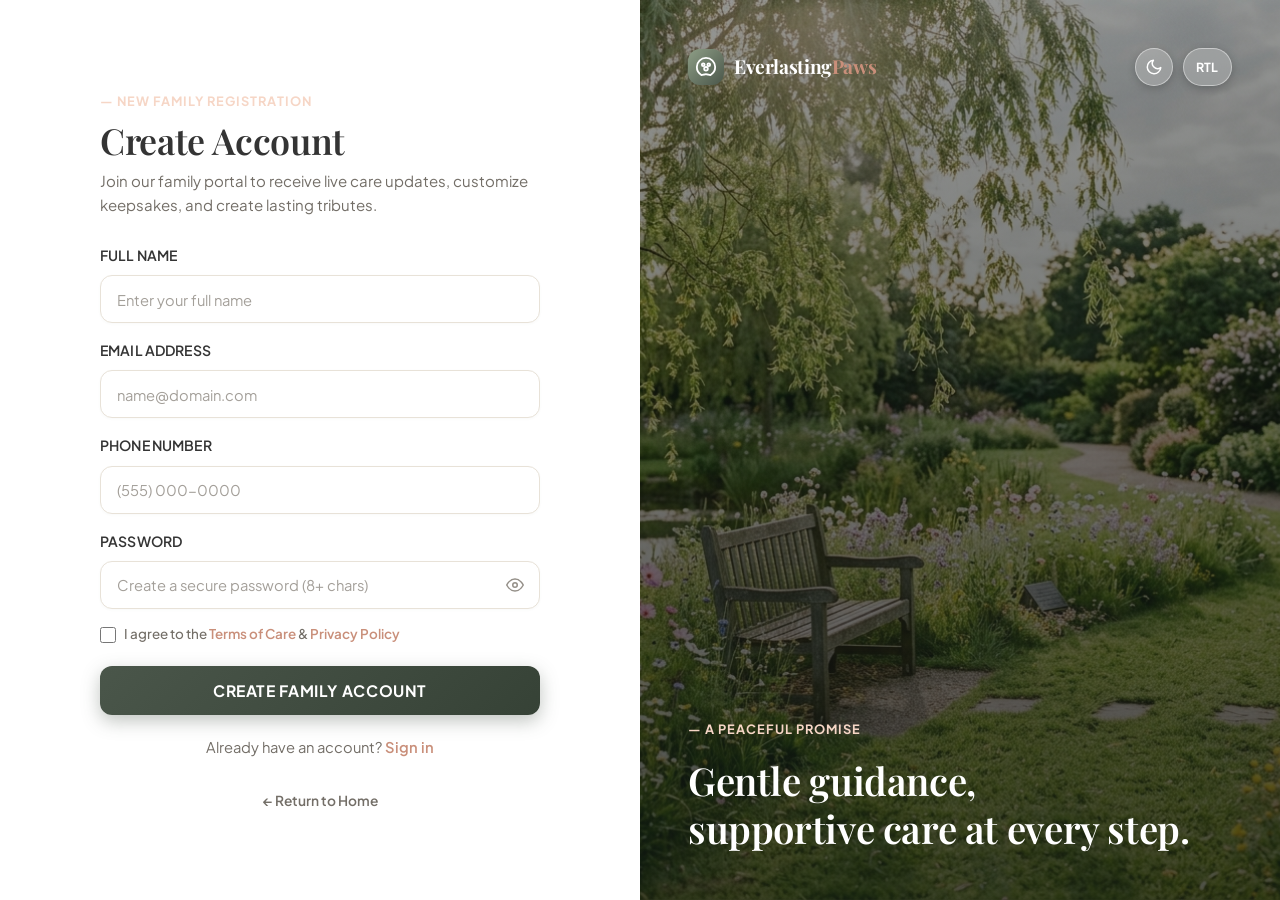
<file: register.html>
<!DOCTYPE html>
<html lang="en" dir="ltr" data-theme="light">
<head>
  <meta charset="UTF-8">
  <meta name="viewport" content="width=device-width, initial-scale=1.0">
  <title>Create Family Account — Everlasting Paws | Pet Cremation & Memorial</title>
  <meta name="description" content="Register your Everlasting Paws family account to receive real-time care updates, customize commemorative keepsakes, and cherish your pet's memorial tribute.">

  <!-- Google Fonts: Playfair Display & Plus Jakarta Sans -->
  <link rel="preconnect" href="https://fonts.googleapis.com">
  <link rel="preconnect" href="https://fonts.gstatic.com" crossorigin>
  <link href="https://fonts.googleapis.com/css2?family=Playfair+Display:ital,wght@0,500;0,600;0,700;1,400;1,600&family=Plus+Jakarta+Sans:wght@400;500;600;700&display=swap" rel="stylesheet">

  <!-- Core CSS & Responsive CSS -->
  <link rel="stylesheet" href="assets/css/style.css">
  <link rel="stylesheet" href="assets/css/responsive.css">
  <link rel="icon" type="image/svg+xml" href="assets/images/favicon.svg">
  <link rel="shortcut icon" href="assets/images/favicon.svg">
</head>
<body>

  <!-- Page Preloader -->
  <div class="page-preloader" id="pagePreloader" aria-hidden="true">
    <div class="preloader-content">
      <div class="preloader-icon-wrap">
        <svg class="preloader-paw" width="44" height="44" viewBox="0 0 24 24" fill="none" stroke="currentColor" stroke-width="1.8" stroke-linecap="round" stroke-linejoin="round">
          <path d="M12 2C6.5 2 2 6.5 2 12c0 3.5 1.8 6.6 4.6 8.4.4.3.9.4 1.4.3l3.5-.8c.3-.1.6-.1.9 0l3.5.8c.5.1 1 0 1.4-.3C20.2 18.6 22 15.5 22 12c0-5.5-4.5-10-10-10z"/>
          <path d="M9 11a1.5 1.5 0 1 0 0-3 1.5 1.5 0 0 0 0 3z" fill="currentColor"/>
          <path d="M15 11a1.5 1.5 0 1 0 0-3 1.5 1.5 0 0 0 0 3z" fill="currentColor"/>
          <path d="M12 16a2 2 0 1 0 0-4 2 2 0 0 0 0 4z" fill="currentColor"/>
        </svg>
        <div class="preloader-ring"></div>
      </div>
      <div class="preloader-text">Everlasting<span>Paws</span></div>
      <div class="preloader-line"></div>
    </div>
  </div>

  <!-- Toast Container -->
  <div class="toast-container" id="toastContainer"></div>

  <main class="auth-split-layout auth-reverse">
    
    <!-- LEFT PANE: Modern Compassionate Registration Form -->
    <div class="auth-form-pane">
      <div class="auth-form-card">
        
        <span class="auth-kicker">— NEW FAMILY REGISTRATION</span>
        <h1 class="auth-title">Create Account</h1>
        <p class="auth-subtitle">Join our family portal to receive live care updates, customize keepsakes, and create lasting tributes.</p>

        <form onsubmit="event.preventDefault(); showToast('🕊️ Account created successfully! Welcome to Everlasting Paws.'); setTimeout(() => window.location.href='index.html', 1400);">
          
          <!-- Full Name -->
          <div class="form-group" style="margin-bottom: 16px;">
            <label for="regName">FULL NAME</label>
            <input type="text" id="regName" class="form-control" placeholder="Enter your full name" required autocomplete="name">
          </div>

          <!-- Email Address -->
          <div class="form-group" style="margin-bottom: 16px;">
            <label for="regEmail">EMAIL ADDRESS</label>
            <input type="email" id="regEmail" class="form-control" placeholder="name@domain.com" required autocomplete="email">
          </div>

          <!-- Phone Number -->
          <div class="form-group" style="margin-bottom: 16px;">
            <label for="regPhone">PHONE NUMBER</label>
            <input type="tel" id="regPhone" class="form-control" placeholder="(555) 000-0000" required autocomplete="tel">
          </div>

          <!-- Password with Toggle -->
          <div class="form-group" style="margin-bottom: 16px;">
            <label for="regPassword">PASSWORD</label>
            <div class="auth-input-wrap">
              <input type="password" id="regPassword" class="form-control" placeholder="Create a secure password (8+ chars)" required minlength="8" autocomplete="new-password">
              <button type="button" class="password-toggle-btn" data-action="toggle-password" data-target="regPassword" title="Show or hide password" aria-label="Toggle password visibility">
                <svg width="18" height="18" viewBox="0 0 24 24" fill="none" stroke="currentColor" stroke-width="2" stroke-linecap="round" stroke-linejoin="round">
                  <path d="M1 12s4-8 11-8 11 8 11 8-4 8-11 8-11-8-11-8z"/>
                  <circle cx="12" cy="12" r="3"/>
                </svg>
              </button>
            </div>
          </div>

          <!-- Terms Agreement -->
          <div class="auth-meta-row" style="margin-bottom: 22px;">
            <label class="auth-checkbox-label" style="align-items:flex-start; line-height:1.4;">
              <input type="checkbox" id="agreeTerms" required style="margin-top:2px;">
              <span>I agree to the <a href="#" onclick="event.preventDefault(); showToast('🕊️ Terms of Care: Guaranteed individual dignity & strict tracking.');" class="auth-link">Terms of Care</a> &amp; <a href="#" onclick="event.preventDefault(); showToast('🕊️ Privacy: Your family records are strictly confidential.');" class="auth-link">Privacy Policy</a></span>
            </label>
          </div>

          <!-- Submit Button -->
          <button type="submit" class="btn btn-primary auth-submit-btn">CREATE FAMILY ACCOUNT</button>

          <!-- Switch to Login -->
          <p class="auth-switch-text">
            Already have an account? <a href="login.html" class="auth-link">Sign in</a>
          </p>

          <div style="text-align:center; margin-top:28px;">
            <a href="index.html" class="auth-link" style="font-size:0.86rem; color:var(--text-muted); display:inline-flex; align-items:center; gap:6px;">
              <span>← Return to Home</span>
            </a>
          </div>

        </form>

      </div>
    </div>

    <!-- RIGHT PANE: Visual Editorial Banner -->
    <div class="auth-visual-pane" style="background-image: url('assets/images/service-communal-garden.jpg');">
      <div class="auth-visual-overlay"></div>

      <!-- Top Overlay Controls -->
      <header class="auth-visual-header">
        <a href="index.html" class="brand-logo" aria-label="Everlasting Paws Home">
          <div class="brand-icon">
            <svg width="22" height="22" viewBox="0 0 24 24" fill="none" stroke="currentColor" stroke-width="2" stroke-linecap="round" stroke-linejoin="round">
              <path d="M12 2C6.5 2 2 6.5 2 12c0 3.5 1.8 6.6 4.6 8.4.4.3.9.4 1.4.3l3.5-.8c.3-.1.6-.1.9 0l3.5.8c.5.1 1 0 1.4-.3C20.2 18.6 22 15.5 22 12c0-5.5-4.5-10-10-10z"/>
              <path d="M9 11a1.5 1.5 0 1 0 0-3 1.5 1.5 0 0 0 0 3z"/>
              <path d="M15 11a1.5 1.5 0 1 0 0-3 1.5 1.5 0 0 0 0 3z"/>
              <path d="M12 16a2 2 0 1 0 0-4 2 2 0 0 0 0 4z"/>
            </svg>
          </div>
          <div class="brand-text">Everlasting<span>Paws</span></div>
        </a>

        <div class="auth-visual-controls">
          <!-- Theme Toggle -->
          <button type="button" class="auth-ctrl-btn theme-toggle" title="Toggle dark mode" aria-label="Toggle Theme">
            <svg class="theme-icon-moon" width="18" height="18" viewBox="0 0 24 24" fill="none" stroke="currentColor" stroke-width="2" stroke-linecap="round" stroke-linejoin="round">
              <path d="M21 12.79A9 9 0 1 1 11.21 3 7 7 0 0 0 21 12.79z"></path>
            </svg>
            <svg class="theme-icon-sun" width="18" height="18" viewBox="0 0 24 24" fill="none" stroke="currentColor" stroke-width="2" stroke-linecap="round" stroke-linejoin="round" style="display:none;">
              <circle cx="12" cy="12" r="5"></circle>
              <line x1="12" y1="1" x2="12" y2="3"></line>
              <line x1="12" y1="21" x2="12" y2="23"></line>
              <line x1="4.22" y1="4.22" x2="5.64" y2="5.64"></line>
              <line x1="18.36" y1="18.36" x2="19.78" y2="19.78"></line>
              <line x1="1" y1="12" x2="3" y2="12"></line>
              <line x1="21" y1="12" x2="23" y2="12"></line>
              <line x1="4.22" y1="19.78" x2="5.64" y2="18.36"></line>
              <line x1="18.36" y1="5.64" x2="19.78" y2="4.22"></line>
            </svg>
          </button>

          <!-- RTL Direction Toggle -->
          <button type="button" class="auth-ctrl-btn rtl-pill rtl-toggle" title="Toggle RTL layout" aria-label="Toggle text direction">
            RTL
          </button>
        </div>
      </header>

      <!-- Bottom Headline -->
      <div class="auth-visual-footer">
        <span class="auth-kicker">— A PEACEFUL PROMISE</span>
        <h2>Gentle guidance,<br>supportive care at every step.</h2>
      </div>
    </div>

  </main>

  <!-- JavaScript Bundle -->
  <script src="assets/js/main.js"></script>
</body>
</html>
</file>
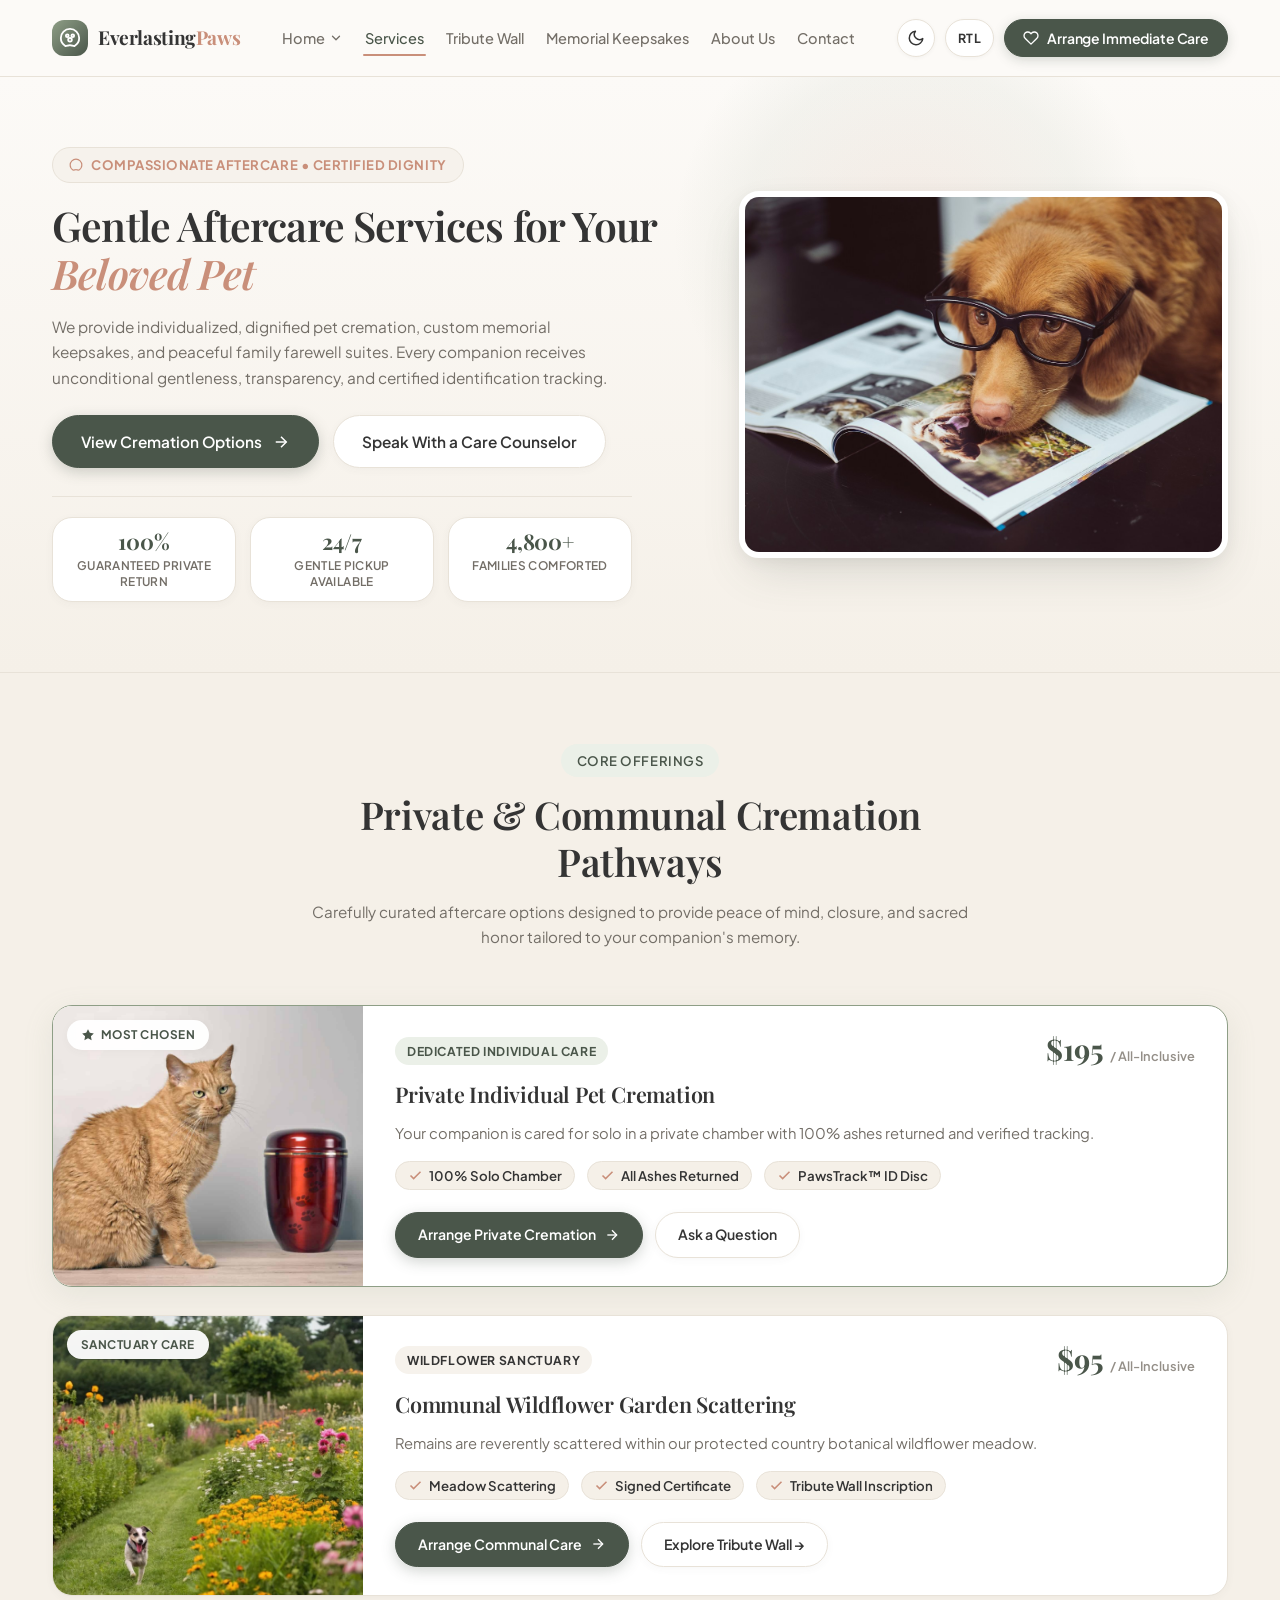
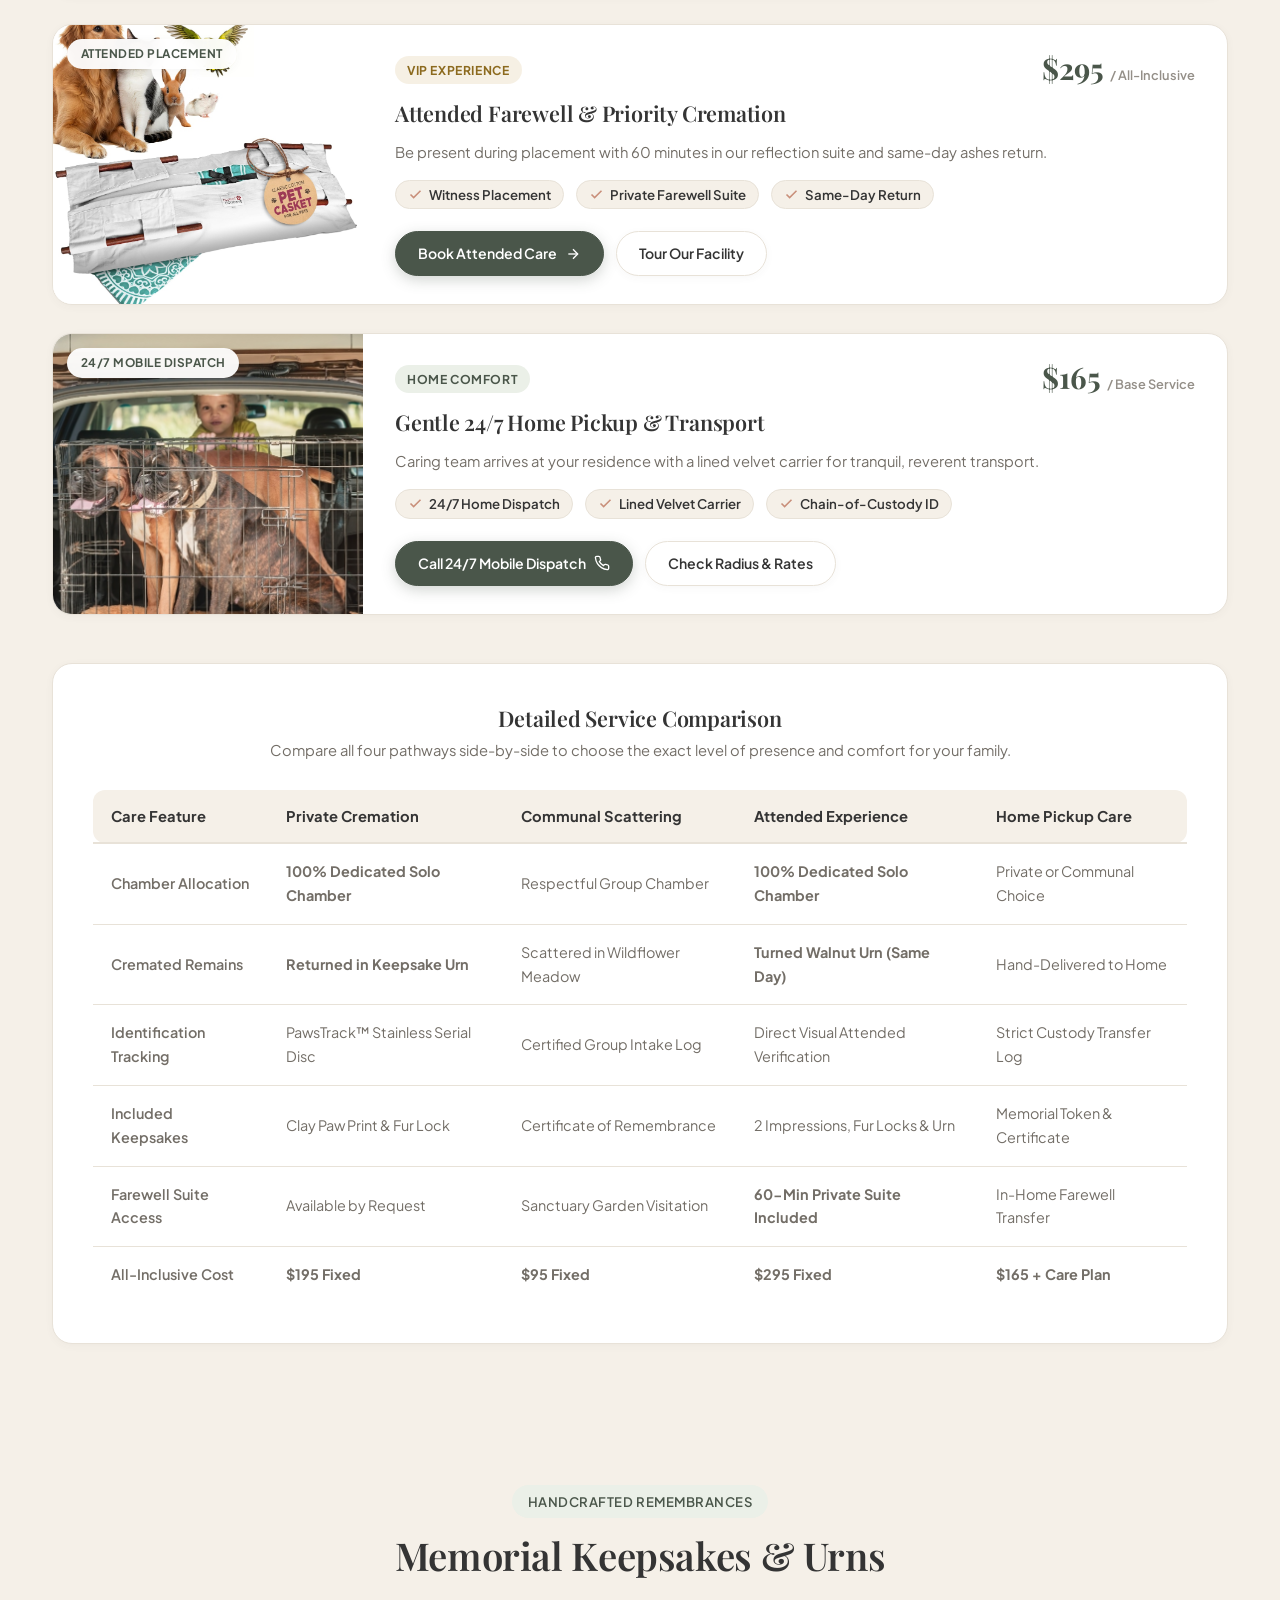
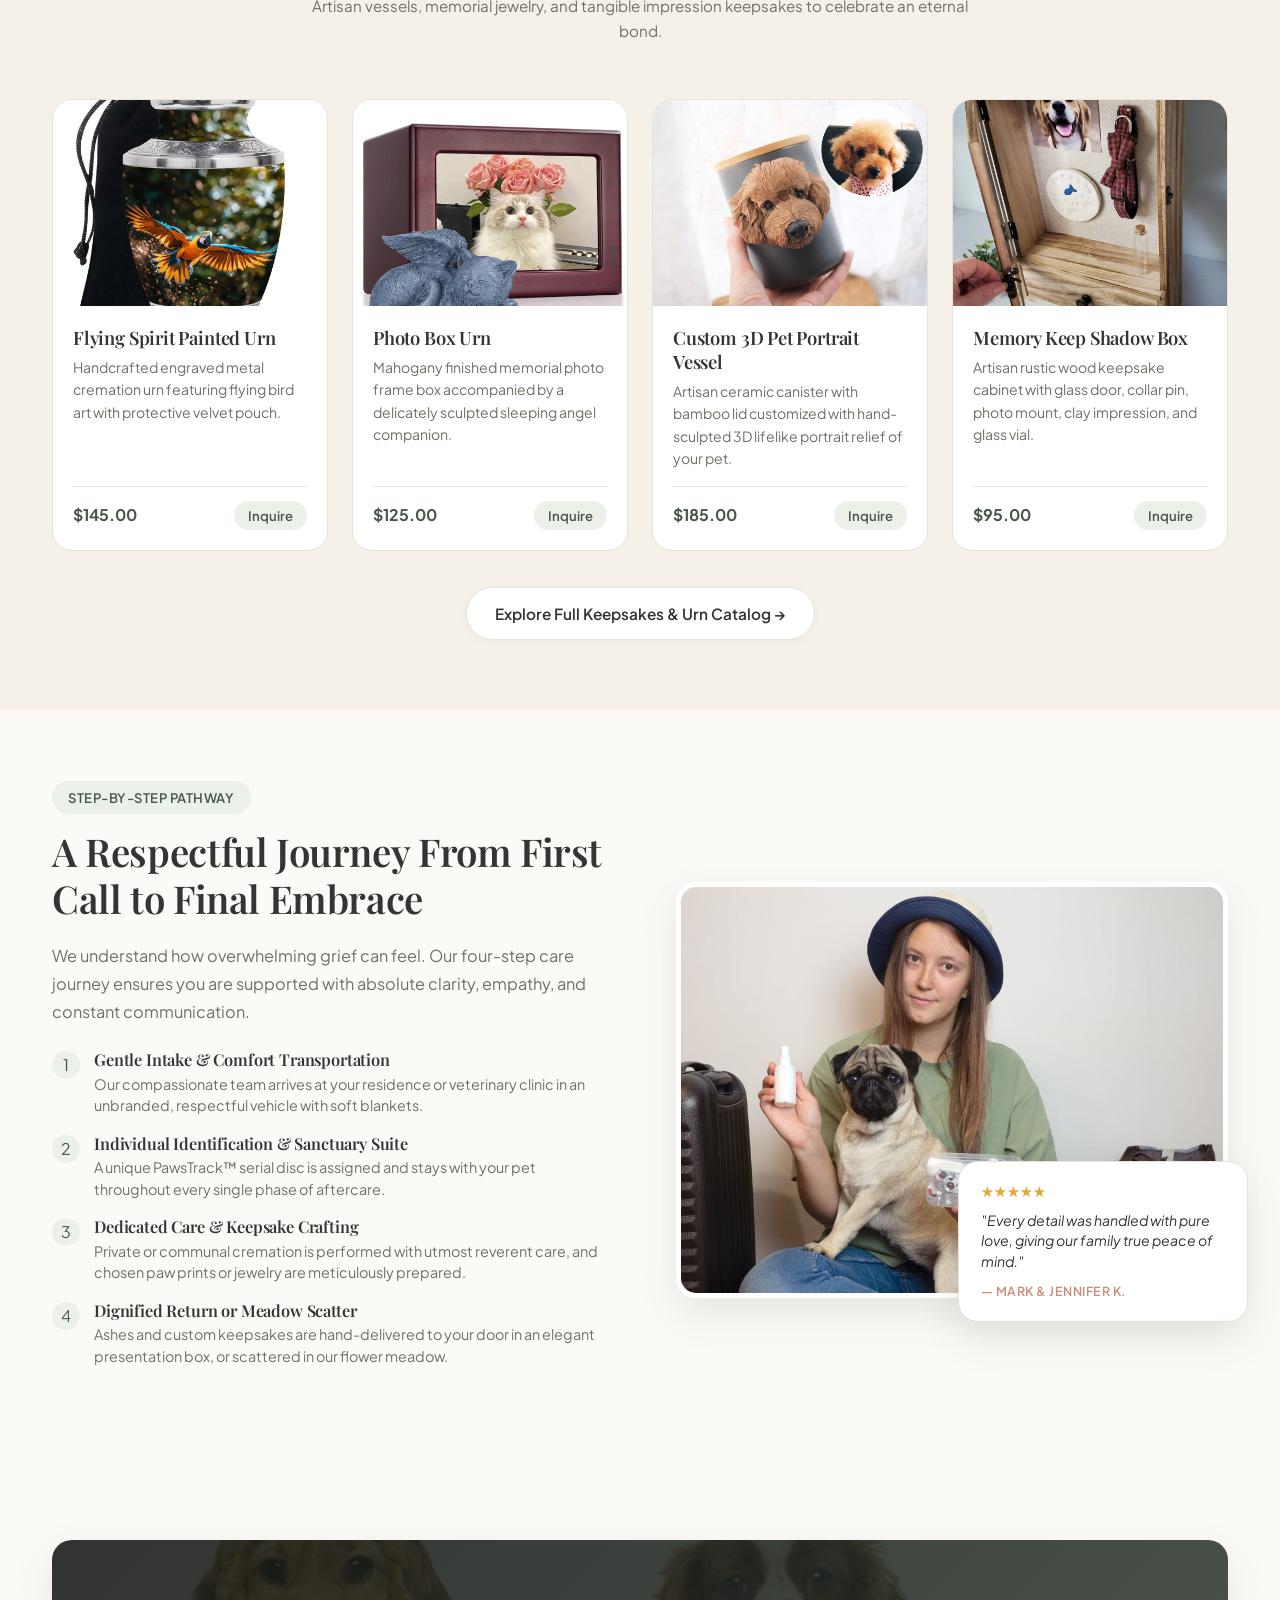
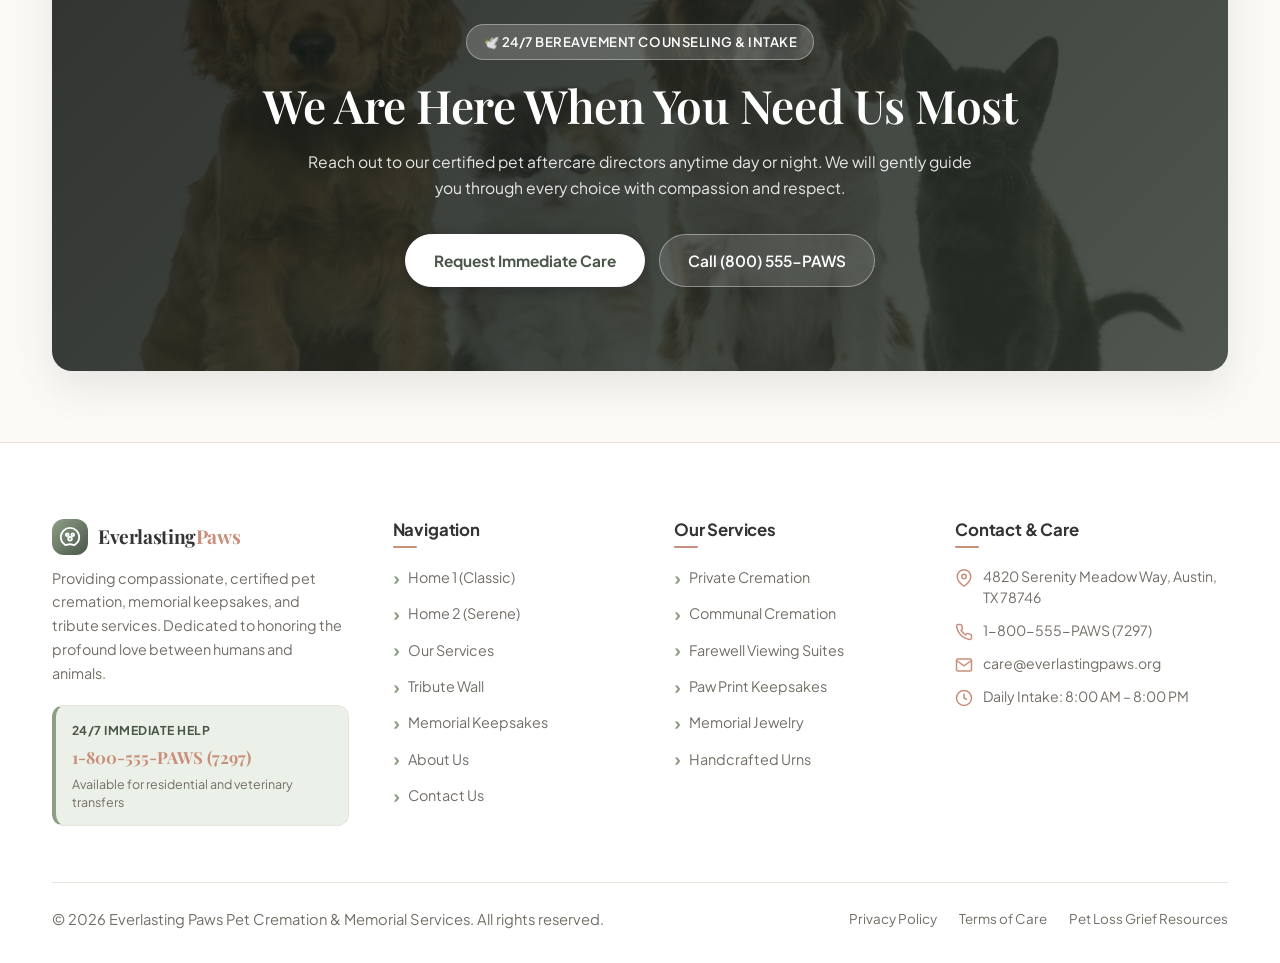
<file: services.html>
<!DOCTYPE html>
<html lang="en" data-theme="light" dir="ltr">

<head>
  <meta charset="UTF-8">
  <meta name="viewport" content="width=device-width, initial-scale=1.0">
  <meta name="description"
    content="Everlasting Paws Services — Certified private pet cremation, peaceful communal garden scattering, handcrafted urns, and personalized memorial keepsakes.">
  <meta name="keywords"
    content="pet cremation services, private pet cremation, communal pet cremation, pet memorial urns, paw print casting, pet loss support">
  <title>Services — Everlasting Paws | Gentle Pet Cremation & Memorial</title>

  <!-- Google Fonts: Playfair Display & Plus Jakarta Sans -->
  <link rel="preconnect" href="https://fonts.googleapis.com">
  <link rel="preconnect" href="https://fonts.gstatic.com" crossorigin>
  <link
    href="https://fonts.googleapis.com/css2?family=Playfair+Display:ital,wght@0,500;0,600;0,700;1,400;1,600&family=Plus+Jakarta+Sans:wght@400;500;600;700&display=swap"
    rel="stylesheet">

  <!-- Core CSS & Responsive CSS -->
  <link rel="stylesheet" href="assets/css/style.css">
  <link rel="stylesheet" href="assets/css/responsive.css">
  <link rel="icon" type="image/svg+xml" href="assets/images/favicon.svg">
  <link rel="shortcut icon" href="assets/images/favicon.svg">
</head>

<body>
  <!-- Page Preloader -->
  <div class="page-preloader" id="pagePreloader" aria-hidden="true">
    <div class="preloader-content">
      <div class="preloader-icon-wrap">
        <svg class="preloader-paw" width="44" height="44" viewBox="0 0 24 24" fill="none" stroke="currentColor"
          stroke-width="1.8" stroke-linecap="round" stroke-linejoin="round">
          <path
            d="M12 2C6.5 2 2 6.5 2 12c0 3.5 1.8 6.6 4.6 8.4.4.3.9.4 1.4.3l3.5-.8c.3-.1.6-.1.9 0l3.5.8c.5.1 1 0 1.4-.3C20.2 18.6 22 15.5 22 12c0-5.5-4.5-10-10-10z" />
          <path d="M9 11a1.5 1.5 0 1 0 0-3 1.5 1.5 0 0 0 0 3z" fill="currentColor" />
          <path d="M15 11a1.5 1.5 0 1 0 0-3 1.5 1.5 0 0 0 0 3z" fill="currentColor" />
          <path d="M12 16a2 2 0 1 0 0-4 2 2 0 0 0 0 4z" fill="currentColor" />
        </svg>
        <div class="preloader-ring"></div>
      </div>
      <div class="preloader-text">Everlasting<span>Paws</span></div>
      <div class="preloader-line"></div>
    </div>
  </div>


  <!-- ===================================================================
       Site Header / Navigation
       =================================================================== -->
  <header class="site-header" id="siteHeader">
    <div class="container">
      <div class="header-inner">
        <!-- Logo -->
        <a href="index.html" class="brand-logo" id="mainLogo" aria-label="Everlasting Paws Home">
          <div class="brand-icon">
            <svg width="22" height="22" viewBox="0 0 24 24" fill="none" stroke="currentColor" stroke-width="2"
              stroke-linecap="round" stroke-linejoin="round">
              <path
                d="M12 2C6.5 2 2 6.5 2 12c0 3.5 1.8 6.6 4.6 8.4.4.3.9.4 1.4.3l3.5-.8c.3-.1.6-.1.9 0l3.5.8c.5.1 1 0 1.4-.3C20.2 18.6 22 15.5 22 12c0-5.5-4.5-10-10-10z" />
              <path d="M9 11a1.5 1.5 0 1 0 0-3 1.5 1.5 0 0 0 0 3z" />
              <path d="M15 11a1.5 1.5 0 1 0 0-3 1.5 1.5 0 0 0 0 3z" />
              <path d="M12 16a2 2 0 1 0 0-4 2 2 0 0 0 0 4z" />
            </svg>
          </div>
          <div class="brand-text">Everlasting<span>Paws</span></div>
        </a>

        <!-- Desktop Navigation -->
        <nav class="desktop-nav" aria-label="Main Navigation">
          <!-- Home Dropdown -->
          <div class="nav-dropdown" id="homeDropdown">
            <button class="nav-link dropdown-trigger" aria-expanded="false" aria-haspopup="true" id="homeDropdownBtn">
              Home
              <svg class="chevron" width="14" height="14" viewBox="0 0 24 24" fill="none" stroke="currentColor"
                stroke-width="2.2" stroke-linecap="round" stroke-linejoin="round">
                <polyline points="6 9 12 15 18 9"></polyline>
              </svg>
            </button>
            <div class="dropdown-menu" aria-labelledby="homeDropdownBtn">
              <a href="index.html" class="dropdown-item" id="navHome1">
                <span>Home 1 (Classic)</span>
              </a>
              <a href="home-2.html" class="dropdown-item" id="navHome2">
                <span>Home 2 (Serene)</span>
              </a>
            </div>
          </div>

          <a href="services.html" class="nav-link active" id="navServices">Services</a>
          <a href="tribute-wall.html" class="nav-link" id="navTributes">Tribute Wall</a>
          <a href="memorial-keepsakes.html" class="nav-link" id="navKeepsakes">Memorial Keepsakes</a>
          <a href="about.html" class="nav-link" id="navAbout">About Us</a>
          <a href="contact.html" class="nav-link" id="navContact">Contact</a>
        </nav>

        <!-- Header Actions -->
        <div class="header-actions">
          <!-- Theme Toggle -->
          <button class="theme-toggle" id="themeToggleBtn" aria-label="Toggle light and dark mode" title="Toggle Theme">
            <svg class="theme-icon-moon" width="18" height="18" viewBox="0 0 24 24" fill="none" stroke="currentColor"
              stroke-width="2" stroke-linecap="round" stroke-linejoin="round">
              <path d="M21 12.79A9 9 0 1 1 11.21 3 7 7 0 0 0 21 12.79z"></path>
            </svg>
            <svg class="theme-icon-sun" width="18" height="18" viewBox="0 0 24 24" fill="none" stroke="currentColor"
              stroke-width="2" stroke-linecap="round" stroke-linejoin="round" style="display:none;">
              <circle cx="12" cy="12" r="5"></circle>
              <line x1="12" y1="1" x2="12" y2="3"></line>
              <line x1="12" y1="21" x2="12" y2="23"></line>
              <line x1="4.22" y1="4.22" x2="5.64" y2="5.64"></line>
              <line x1="18.36" y1="18.36" x2="19.78" y2="19.78"></line>
              <line x1="1" y1="12" x2="3" y2="12"></line>
              <line x1="21" y1="12" x2="23" y2="12"></line>
              <line x1="4.22" y1="19.78" x2="5.64" y2="18.36"></line>
              <line x1="18.36" y1="5.64" x2="19.78" y2="4.22"></line>
            </svg>
          </button>

          <!-- RTL / LTR Toggle -->
          <button class="rtl-toggle" id="rtlToggleBtn" aria-label="Toggle text direction"
            title="Toggle RTL/LTR">RTL</button>

          <!-- Primary CTA: Arrange Immediate Care -->
          <a href="#contactModal" data-open-modal="contact" class="btn btn-primary nav-cta-btn" id="headerCtaBtn">
            <svg width="16" height="16" viewBox="0 0 24 24" fill="none" stroke="currentColor" stroke-width="2" stroke-linecap="round" stroke-linejoin="round" aria-hidden="true">
              <path d="M20.84 4.61a5.5 5.5 0 0 0-7.78 0L12 5.67l-1.06-1.06a5.5 5.5 0 0 0-7.78 7.78l1.06 1.06L12 21.23l7.78-7.78 1.06-1.06a5.5 5.5 0 0 0 0-7.78z"></path>
            </svg>
            <span>Arrange Immediate Care</span>
          </a>

          <!-- Hamburger Button (Tablet & Mobile) -->
          <button class="menu-toggle" id="mobileMenuBtn" aria-label="Open Navigation Drawer">
            <svg width="22" height="22" viewBox="0 0 24 24" fill="none" stroke="currentColor" stroke-width="2"
              stroke-linecap="round" stroke-linejoin="round">
              <line x1="3" y1="12" x2="21" y2="12"></line>
              <line x1="3" y1="6" x2="21" y2="6"></line>
              <line x1="3" y1="18" x2="21" y2="18"></line>
            </svg>
          </button>
        </div>
      </div>
    </div>
  </header>

  <!-- Mobile & Tablet Navigation Drawer -->
  <div class="mobile-drawer-overlay" id="drawerOverlay">
    <div class="mobile-drawer" role="dialog" aria-modal="true" aria-label="Mobile Navigation">
      <div class="drawer-header">
        <a href="index.html" class="brand-logo">
          <div class="brand-icon">
            <svg width="22" height="22" viewBox="0 0 24 24" fill="none" stroke="currentColor" stroke-width="2"
              stroke-linecap="round" stroke-linejoin="round">
              <path
                d="M12 2C6.5 2 2 6.5 2 12c0 3.5 1.8 6.6 4.6 8.4.4.3.9.4 1.4.3l3.5-.8c.3-.1.6-.1.9 0l3.5.8c.5.1 1 0 1.4-.3C20.2 18.6 22 15.5 22 12c0-5.5-4.5-10-10-10z" />
              <path d="M9 11a1.5 1.5 0 1 0 0-3 1.5 1.5 0 0 0 0 3z" />
              <path d="M15 11a1.5 1.5 0 1 0 0-3 1.5 1.5 0 0 0 0 3z" />
              <path d="M12 16a2 2 0 1 0 0-4 2 2 0 0 0 0 4z" />
            </svg>
          </div>
          <div class="brand-text">Everlasting<span>Paws</span></div>
        </a>
        <button class="drawer-close" id="drawerCloseBtn" aria-label="Close menu">
          <svg width="20" height="20" viewBox="0 0 24 24" fill="none" stroke="currentColor" stroke-width="2">
            <line x1="18" y1="6" x2="6" y2="18"></line>
            <line x1="6" y1="6" x2="18" y2="18"></line>
          </svg>
        </button>
      </div>

      <nav class="drawer-nav">
        <div class="drawer-dropdown" id="drawerHomeDropdown">
          <button class="drawer-dropdown-btn" id="drawerHomeDropdownBtn" aria-expanded="false" aria-haspopup="true">
            <span>Home Pages</span>
            <svg class="chevron" width="16" height="16" viewBox="0 0 24 24" fill="none" stroke="currentColor"
              stroke-width="2.2" stroke-linecap="round" stroke-linejoin="round">
              <polyline points="6 9 12 15 18 9"></polyline>
            </svg>
          </button>
          <div class="drawer-subnav">
            <a href="index.html" class="drawer-sublink">• Home 1 (Classic)</a>
            <a href="home-2.html" class="drawer-sublink">• Home 2 (Serene)</a>
          </div>
        </div>
        <a href="services.html" class="drawer-link active">Services</a>
        <a href="tribute-wall.html" class="drawer-link">Tribute Wall</a>
        <a href="memorial-keepsakes.html" class="drawer-link">Memorial Keepsakes</a>
        <a href="about.html" class="drawer-link">About Us</a>
        <a href="contact.html" class="drawer-link">Contact</a>
      </nav>

      <div class="drawer-footer">
        <a href="#contactModal" data-open-modal="contact" class="btn btn-primary drawer-cta-btn" id="drawerConsultBtn">
          <svg width="18" height="18" viewBox="0 0 24 24" fill="none" stroke="currentColor" stroke-width="2" stroke-linecap="round" stroke-linejoin="round" aria-hidden="true">
            <path d="M20.84 4.61a5.5 5.5 0 0 0-7.78 0L12 5.67l-1.06-1.06a5.5 5.5 0 0 0-7.78 7.78l1.06 1.06L12 21.23l7.78-7.78 1.06-1.06a5.5 5.5 0 0 0 0-7.78z"></path>
          </svg>
          <span>Arrange Immediate Care</span>
        </a>
        <div class="drawer-controls">
          <button class="drawer-theme-btn" id="drawerThemeToggle" aria-label="Toggle light and dark mode"
            title="Toggle Theme">
            <svg class="theme-icon-moon" width="18" height="18" viewBox="0 0 24 24" fill="none" stroke="currentColor"
              stroke-width="2" stroke-linecap="round" stroke-linejoin="round">
              <path d="M21 12.79A9 9 0 1 1 11.21 3 7 7 0 0 0 21 12.79z"></path>
            </svg>
            <svg class="theme-icon-sun" width="18" height="18" viewBox="0 0 24 24" fill="none" stroke="currentColor"
              stroke-width="2" stroke-linecap="round" stroke-linejoin="round" style="display:none;">
              <circle cx="12" cy="12" r="5"></circle>
              <line x1="12" y1="1" x2="12" y2="3"></line>
              <line x1="12" y1="21" x2="12" y2="23"></line>
              <line x1="4.22" y1="4.22" x2="5.64" y2="5.64"></line>
              <line x1="18.36" y1="18.36" x2="19.78" y2="19.78"></line>
              <line x1="1" y1="12" x2="3" y2="12"></line>
              <line x1="21" y1="12" x2="23" y2="12"></line>
              <line x1="4.22" y1="19.78" x2="5.64" y2="18.36"></line>
              <line x1="18.36" y1="5.64" x2="19.78" y2="4.22"></line>
            </svg>
            <span class="theme-text">Dark Mode</span>
          </button>
          <button class="rtl-toggle" id="drawerRtlToggle" aria-label="Toggle text direction">RTL</button>
        </div>
      </div>
    </div>
  </div>

  <main id="mainContent">

    <!-- ===================================================================
         SECTION 1: Services Hero
         =================================================================== -->
    <section class="page-hero" id="servicesHero">
      <div class="container">
        <div class="page-hero-grid">
          <div class="page-hero-content">
            <div class="badge badge-accent">
              <svg width="14" height="14" viewBox="0 0 24 24" fill="none" stroke="currentColor" stroke-width="2">
                <path
                  d="M12 2C6.5 2 2 6.5 2 12c0 3.5 1.8 6.6 4.6 8.4.4.3.9.4 1.4.3l3.5-.8c.3-.1.6-.1.9 0l3.5.8c.5.1 1 0 1.4-.3C20.2 18.6 22 15.5 22 12c0-5.5-4.5-10-10-10z" />
              </svg>
              <span>Compassionate Aftercare &bull; Certified Dignity</span>
            </div>
            <h1 class="page-hero-title">
              Gentle Aftercare Services for Your <em>Beloved Pet</em>
            </h1>
            <p class="page-hero-desc">
              We provide individualized, dignified pet cremation, custom memorial keepsakes, and peaceful family
              farewell suites. Every companion receives unconditional gentleness, transparency, and certified
              identification tracking.
            </p>
            <div class="page-hero-actions">
              <a href="#cremationServices" class="btn btn-primary" id="heroCremationOptionsBtn">
                <span>View Cremation Options</span>
                <svg width="18" height="18" viewBox="0 0 24 24" fill="none" stroke="currentColor" stroke-width="2">
                  <line x1="5" y1="12" x2="19" y2="12"></line>
                  <polyline points="12 5 19 12 12 19"></polyline>
                </svg>
              </a>
              <a href="contact.html" class="btn btn-secondary" id="heroSpeakCounselorBtn">
                Speak With a Care Counselor
              </a>
            </div>
            <div class="hero-stats-row">
              <div class="hero-stat-item">
                <span class="stat-number">100%</span>
                <span class="stat-label">Guaranteed Private Return</span>
              </div>
              <div class="hero-stat-item">
                <span class="stat-number">24/7</span>
                <span class="stat-label">Gentle Pickup Available</span>
              </div>
              <div class="hero-stat-item">
                <span class="stat-number">4,800+</span>
                <span class="stat-label">Families Comforted</span>
              </div>
            </div>
          </div>

          <div class="page-hero-image-wrap">
            <img src="assets/images/services/services-hero.jpg" alt="A peaceful companion sleeping gently in soft light"
              class="page-hero-img" loading="eager">
          </div>
        </div>
      </div>
    </section>

    <!-- ===================================================================
         SECTION 2: Private & Communal Cremation (2 Differentiated Blocks)
         =================================================================== -->
    <!-- ===================================================================
         SECTION 2: Editorial Service Packages & Comparison Matrix
         =================================================================== -->
    <section class="comparison-section section-padding" id="cremationServices">
      <div class="container">
        <div class="section-header">
          <span class="section-tag">Core Offerings</span>
          <h2 class="section-title">Private &amp; Communal Cremation Pathways</h2>
          <p class="section-desc">
            Carefully curated aftercare options designed to provide peace of mind, closure, and sacred honor tailored to
            your companion's memory.
          </p>
        </div>

        <!-- Editorial Packages Showcase (4 Streamlined Spacious Options) -->
        <div class="service-package-showcase">

          <!-- Package 1: Private Cremation -->
          <div class="package-card featured" id="privatePackageCard">
            <div class="package-media-wrap">
              <img src="assets/images/services_packages/pkg-1-private-cat-urn.png"
                alt="Orange tabby cat sitting peacefully beside ruby red memorial paw urn" class="package-media-img"
                loading="lazy">
              <div class="package-floating-chip">
                <svg width="14" height="14" viewBox="0 0 24 24" fill="currentColor">
                  <path
                    d="M12 2l3.09 6.26L22 9.27l-5 4.87 1.18 6.88L12 17.77l-6.18 3.25L7 14.14 2 9.27l6.91-1.01L12 2z" />
                </svg>
                <span>Most Chosen</span>
              </div>
            </div>
            <div class="package-body">
              <div class="package-top-meta">
                <span class="package-kicker">
                  Dedicated Individual Care
                </span>
                <div class="package-price-wrap">
                  <span class="package-price">$195</span>
                  <span class="package-price-sub">/ All-Inclusive</span>
                </div>
              </div>
              <h3 class="package-title">Private Individual Pet Cremation</h3>
              <p class="package-desc">
                Your companion is cared for solo in a private chamber with 100% ashes returned and verified tracking.
              </p>
              <div class="package-features-grid">
                <div class="package-feature-item">
                  <svg width="15" height="15" viewBox="0 0 24 24" fill="none" stroke="currentColor" stroke-width="2.5">
                    <polyline points="20 6 9 17 4 12"></polyline>
                  </svg>
                  <span>100% Solo Chamber</span>
                </div>
                <div class="package-feature-item">
                  <svg width="15" height="15" viewBox="0 0 24 24" fill="none" stroke="currentColor" stroke-width="2.5">
                    <polyline points="20 6 9 17 4 12"></polyline>
                  </svg>
                  <span>All Ashes Returned</span>
                </div>
                <div class="package-feature-item">
                  <svg width="15" height="15" viewBox="0 0 24 24" fill="none" stroke="currentColor" stroke-width="2.5">
                    <polyline points="20 6 9 17 4 12"></polyline>
                  </svg>
                  <span>PawsTrack™ ID Disc</span>
                </div>
              </div>
              <div class="package-action-row">
                <a href="#contactModal" data-open-modal="contact" class="btn btn-primary">
                  <span>Arrange Private Cremation</span>
                  <svg width="16" height="16" viewBox="0 0 24 24" fill="none" stroke="currentColor" stroke-width="2">
                    <line x1="5" y1="12" x2="19" y2="12"></line>
                    <polyline points="12 5 19 12 12 19"></polyline>
                  </svg>
                </a>
                <a href="contact.html" class="btn btn-secondary">
                  <span>Ask a Question</span>
                </a>
              </div>
            </div>
          </div>

          <!-- Package 2: Communal Scattering -->
          <div class="package-card" id="communalPackageCard">
            <div class="package-media-wrap">
              <img src="assets/images/services_packages/pkg-2-communal-meadow-dog.jpg"
                alt="Happy dog running joyfully down blooming wildflower garden sanctuary meadow path"
                class="package-media-img" loading="lazy">
              <div class="package-floating-chip">
                <span>Sanctuary Care</span>
              </div>
            </div>
            <div class="package-body">
              <div class="package-top-meta">
                <span class="package-kicker" style="background-color: var(--secondary-light); color: var(--text-main);">
                  Wildflower Sanctuary
                </span>
                <div class="package-price-wrap">
                  <span class="package-price">$95</span>
                  <span class="package-price-sub">/ All-Inclusive</span>
                </div>
              </div>
              <h3 class="package-title">Communal Wildflower Garden Scattering</h3>
              <p class="package-desc">
                Remains are reverently scattered within our protected country botanical wildflower meadow.
              </p>
              <div class="package-features-grid">
                <div class="package-feature-item">
                  <svg width="15" height="15" viewBox="0 0 24 24" fill="none" stroke="currentColor" stroke-width="2.5">
                    <polyline points="20 6 9 17 4 12"></polyline>
                  </svg>
                  <span>Meadow Scattering</span>
                </div>
                <div class="package-feature-item">
                  <svg width="15" height="15" viewBox="0 0 24 24" fill="none" stroke="currentColor" stroke-width="2.5">
                    <polyline points="20 6 9 17 4 12"></polyline>
                  </svg>
                  <span>Signed Certificate</span>
                </div>
                <div class="package-feature-item">
                  <svg width="15" height="15" viewBox="0 0 24 24" fill="none" stroke="currentColor" stroke-width="2.5">
                    <polyline points="20 6 9 17 4 12"></polyline>
                  </svg>
                  <span>Tribute Wall Inscription</span>
                </div>
              </div>
              <div class="package-action-row">
                <a href="#contactModal" data-open-modal="contact" class="btn btn-primary">
                  <span>Arrange Communal Care</span>
                  <svg width="16" height="16" viewBox="0 0 24 24" fill="none" stroke="currentColor" stroke-width="2">
                    <line x1="5" y1="12" x2="19" y2="12"></line>
                    <polyline points="12 5 19 12 12 19"></polyline>
                  </svg>
                </a>
                <a href="tribute-wall.html" class="btn btn-secondary">
                  <span>Explore Tribute Wall →</span>
                </a>
              </div>
            </div>
          </div>

          <!-- Package 3: Attended Farewell Experience -->
          <div class="package-card" id="attendedPackageCard">
            <div class="package-media-wrap">
              <img src="assets/images/services_packages/pkg-3-attended-eco-casket.jpg"
                alt="Classic cotton eco-friendly pet casket surrounded by caring animal companions"
                class="package-media-img" loading="lazy">
              <div class="package-floating-chip">
                <span>Attended Placement</span>
              </div>
            </div>
            <div class="package-body">
              <div class="package-top-meta">
                <span class="package-kicker" style="background-color: rgba(197, 160, 89, 0.16); color: #8C6A1E;">
                  VIP Experience
                </span>
                <div class="package-price-wrap">
                  <span class="package-price">$295</span>
                  <span class="package-price-sub">/ All-Inclusive</span>
                </div>
              </div>
              <h3 class="package-title">Attended Farewell &amp; Priority Cremation</h3>
              <p class="package-desc">
                Be present during placement with 60 minutes in our reflection suite and same-day ashes return.
              </p>
              <div class="package-features-grid">
                <div class="package-feature-item">
                  <svg width="15" height="15" viewBox="0 0 24 24" fill="none" stroke="currentColor" stroke-width="2.5">
                    <polyline points="20 6 9 17 4 12"></polyline>
                  </svg>
                  <span>Witness Placement</span>
                </div>
                <div class="package-feature-item">
                  <svg width="15" height="15" viewBox="0 0 24 24" fill="none" stroke="currentColor" stroke-width="2.5">
                    <polyline points="20 6 9 17 4 12"></polyline>
                  </svg>
                  <span>Private Farewell Suite</span>
                </div>
                <div class="package-feature-item">
                  <svg width="15" height="15" viewBox="0 0 24 24" fill="none" stroke="currentColor" stroke-width="2.5">
                    <polyline points="20 6 9 17 4 12"></polyline>
                  </svg>
                  <span>Same-Day Return</span>
                </div>
              </div>
              <div class="package-action-row">
                <a href="#contactModal" data-open-modal="contact" class="btn btn-primary">
                  <span>Book Attended Care</span>
                  <svg width="16" height="16" viewBox="0 0 24 24" fill="none" stroke="currentColor" stroke-width="2">
                    <line x1="5" y1="12" x2="19" y2="12"></line>
                    <polyline points="12 5 19 12 12 19"></polyline>
                  </svg>
                </a>
                <a href="about.html" class="btn btn-secondary">
                  <span>Tour Our Facility</span>
                </a>
              </div>
            </div>
          </div>

          <!-- Package 4: Gentle Home Pickup -->
          <div class="package-card" id="homePickupPackageCard">
            <div class="package-media-wrap">
              <img src="assets/images/services_packages/pkg-4-home-pickup-transport.jpg"
                alt="Gentle pet transport specialists with vehicle carrier crate providing calm home pickup"
                class="package-media-img" loading="lazy">
              <div class="package-floating-chip">
                <span>24/7 Mobile Dispatch</span>
              </div>
            </div>
            <div class="package-body">
              <div class="package-top-meta">
                <span class="package-kicker" style="background-color: var(--primary-light); color: var(--deep-accent);">
                  Home Comfort
                </span>
                <div class="package-price-wrap">
                  <span class="package-price">$165</span>
                  <span class="package-price-sub">/ Base Service</span>
                </div>
              </div>
              <h3 class="package-title">Gentle 24/7 Home Pickup &amp; Transport</h3>
              <p class="package-desc">
                Caring team arrives at your residence with a lined velvet carrier for tranquil, reverent transport.
              </p>
              <div class="package-features-grid">
                <div class="package-feature-item">
                  <svg width="15" height="15" viewBox="0 0 24 24" fill="none" stroke="currentColor" stroke-width="2.5">
                    <polyline points="20 6 9 17 4 12"></polyline>
                  </svg>
                  <span>24/7 Home Dispatch</span>
                </div>
                <div class="package-feature-item">
                  <svg width="15" height="15" viewBox="0 0 24 24" fill="none" stroke="currentColor" stroke-width="2.5">
                    <polyline points="20 6 9 17 4 12"></polyline>
                  </svg>
                  <span>Lined Velvet Carrier</span>
                </div>
                <div class="package-feature-item">
                  <svg width="15" height="15" viewBox="0 0 24 24" fill="none" stroke="currentColor" stroke-width="2.5">
                    <polyline points="20 6 9 17 4 12"></polyline>
                  </svg>
                  <span>Chain-of-Custody ID</span>
                </div>
              </div>
              <div class="package-action-row">
                <a href="tel:18005557297" class="btn btn-primary">
                  <span>Call 24/7 Mobile Dispatch</span>
                  <svg width="16" height="16" viewBox="0 0 24 24" fill="none" stroke="currentColor" stroke-width="2">
                    <path
                      d="M22 16.92v3a2 2 0 0 1-2.18 2 19.79 19.79 0 0 1-8.63-3.07 19.5 19.5 0 0 1-6-6 19.79 19.79 0 0 1-3.07-8.67A2 2 0 0 1 4.11 2h3a2 2 0 0 1 2 1.72 12.84 12.84 0 0 0 .7 2.81 2 2 0 0 1-.45 2.11L8.09 9.91a16 16 0 0 0 6 6l1.27-1.27a2 2 0 0 1 2.11-.45 12.84 12.84 0 0 0 2.81.7A2 2 0 0 1 22 16.92z" />
                  </svg>
                </a>
                <a href="contact.html" class="btn btn-secondary">
                  <span>Check Radius &amp; Rates</span>
                </a>
              </div>
            </div>
          </div>

        </div>

        <!-- Comparison Matrix Table (All 4 Packages) -->
        <div class="services-matrix-card">
          <div class="matrix-header">
            <h3 class="matrix-title">Detailed Service Comparison</h3>
            <p class="matrix-subtitle">Compare all four pathways side-by-side to choose the exact level of presence and
              comfort for your family.</p>
          </div>
          <div class="matrix-table-wrap">
            <table class="matrix-table">
              <thead>
                <tr>
                  <th>Care Feature</th>
                  <th>Private Cremation</th>
                  <th>Communal Scattering</th>
                  <th>Attended Experience</th>
                  <th>Home Pickup Care</th>
                </tr>
              </thead>
              <tbody>
                <tr>
                  <td class="matrix-param">Chamber Allocation</td>
                  <td class="matrix-highlight">100% Dedicated Solo Chamber</td>
                  <td>Respectful Group Chamber</td>
                  <td class="matrix-highlight">100% Dedicated Solo Chamber</td>
                  <td>Private or Communal Choice</td>
                </tr>
                <tr>
                  <td class="matrix-param">Cremated Remains</td>
                  <td class="matrix-highlight">Returned in Keepsake Urn</td>
                  <td>Scattered in Wildflower Meadow</td>
                  <td class="matrix-highlight">Turned Walnut Urn (Same Day)</td>
                  <td>Hand-Delivered to Home</td>
                </tr>
                <tr>
                  <td class="matrix-param">Identification Tracking</td>
                  <td>PawsTrack™ Stainless Serial Disc</td>
                  <td>Certified Group Intake Log</td>
                  <td>Direct Visual Attended Verification</td>
                  <td>Strict Custody Transfer Log</td>
                </tr>
                <tr>
                  <td class="matrix-param">Included Keepsakes</td>
                  <td>Clay Paw Print &amp; Fur Lock</td>
                  <td>Certificate of Remembrance</td>
                  <td>2 Impressions, Fur Locks &amp; Urn</td>
                  <td>Memorial Token &amp; Certificate</td>
                </tr>
                <tr>
                  <td class="matrix-param">Farewell Suite Access</td>
                  <td>Available by Request</td>
                  <td>Sanctuary Garden Visitation</td>
                  <td class="matrix-highlight">60-Min Private Suite Included</td>
                  <td>In-Home Farewell Transfer</td>
                </tr>
                <tr>
                  <td class="matrix-param">All-Inclusive Cost</td>
                  <td class="matrix-highlight">$195 Fixed</td>
                  <td class="matrix-highlight">$95 Fixed</td>
                  <td class="matrix-highlight">$295 Fixed</td>
                  <td class="matrix-highlight">$165 + Care Plan</td>
                </tr>
              </tbody>
            </table>
          </div>
        </div>

      </div>
    </section>

    <!-- ===================================================================
         SECTION 3: Memorial Keepsakes & Urns (Product-Style Cards)
         =================================================================== -->
    <section class="keepsakes-section section-padding" id="serviceKeepsakes">
      <div class="container">
        <div class="section-header">
          <span class="section-tag">Handcrafted Remembrances</span>
          <h2 class="section-title">Memorial Keepsakes &amp; Urns</h2>
          <p class="section-desc">
            Artisan vessels, memorial jewelry, and tangible impression keepsakes to celebrate an eternal bond.
          </p>
        </div>

        <div class="collection-grid">
          <!-- Item 1: Parrot Urn -->
          <div class="collection-item-card" id="servItem1">
            <div class="collection-thumb">
              <img src="assets/images/services_keepsakes/serv-keepsake-1-parrot-urn.jpg"
                alt="Artisan painted flying macaw parrot memorial urn with protective velvet pouch" width="600"
                height="450" loading="lazy">
            </div>
            <div class="collection-body">
              <h3 class="collection-title">Flying Spirit Painted Urn</h3>
              <p class="collection-desc">
                Handcrafted engraved metal cremation urn featuring flying bird art with protective velvet pouch.
              </p>
              <div class="collection-action-row">
                <span class="collection-price">$145.00</span>
                <button class="btn-keepsake-order" data-open-modal="contact">Inquire</button>
              </div>
            </div>
          </div>

          <!-- Item 2: Photo Frame Urn & Angel Cat -->
          <div class="collection-item-card" id="servItem2">
            <div class="collection-thumb">
              <img src="assets/images/services_keepsakes/serv-keepsake-2-cat-angel-frame.jpg"
                alt="Mahogany photo box urn with resting celestial sleeping cat sculpture" width="600" height="450"
                loading="lazy">
            </div>
            <div class="collection-body">
              <h3 class="collection-title">Photo Box Urn </h3>
              <p class="collection-desc">
                Mahogany finished memorial photo frame box accompanied by a delicately sculpted sleeping angel
                companion.
              </p>
              <div class="collection-action-row">
                <span class="collection-price">$125.00</span>
                <button class="btn-keepsake-order" data-open-modal="contact">Inquire</button>
              </div>
            </div>
          </div>

          <!-- Item 3: Custom Sculpted Urn -->
          <div class="collection-item-card" id="servItem3">
            <div class="collection-thumb">
              <img src="assets/images/services_keepsakes/serv-keepsake-3-custom-sculpt-urn.jpg"
                alt="Custom hand-modeled 3D pet portrait ceramic memorial vessel" width="600" height="450"
                loading="lazy">
            </div>
            <div class="collection-body">
              <h3 class="collection-title">Custom 3D Pet Portrait Vessel</h3>
              <p class="collection-desc">
                Artisan ceramic canister with bamboo lid customized with hand-sculpted 3D lifelike portrait relief of
                your pet.
              </p>
              <div class="collection-action-row">
                <span class="collection-price">$185.00</span>
                <button class="btn-keepsake-order" data-open-modal="contact">Inquire</button>
              </div>
            </div>
          </div>

          <!-- Item 4: Memorial Shadow Box -->
          <div class="collection-item-card" id="servItem4">
            <div class="collection-thumb">
              <img src="assets/images/services_keepsakes/serv-keepsake-4-shadow-box-collar.jpg"
                alt="Handcrafted wooden shadow box keepsake cabinet with photo, collar hook, and paw print impression"
                width="600" height="450" loading="lazy">
            </div>
            <div class="collection-body">
              <h3 class="collection-title">Memory Keep Shadow Box </h3>
              <p class="collection-desc">
                Artisan rustic wood keepsake cabinet with glass door, collar pin, photo mount, clay impression, and
                glass vial.
              </p>
              <div class="collection-action-row">
                <span class="collection-price">$95.00</span>
                <button class="btn-keepsake-order" data-open-modal="contact">Inquire</button>
              </div>
            </div>
          </div>
        </div>

        <div style="text-align: center; margin-top: 36px;">
          <a href="memorial-keepsakes.html" class="btn btn-secondary">
            Explore Full Keepsakes &amp; Urn Catalog →
          </a>
        </div>
      </div>
    </section>

    <!-- ===================================================================
         SECTION 4: Our Care Process (Service Journey Visually)
         =================================================================== -->
    <section class="process-section section-padding" id="serviceProcess">
      <div class="container">
        <div class="split-grid">
          <div class="split-content">
            <span class="section-tag">Step-by-Step Pathway</span>
            <h2 class="split-title">A Respectful Journey From First Call to Final Embrace</h2>
            <p class="split-desc">
              We understand how overwhelming grief can feel. Our four-step care journey ensures you are supported with
              absolute clarity, empathy, and constant communication.
            </p>

            <div class="feature-list">
              <div class="feature-item">
                <div class="feature-icon-bullet">1</div>
                <div>
                  <h4>Gentle Intake &amp; Comfort Transportation</h4>
                  <p>Our compassionate team arrives at your residence or veterinary clinic in an unbranded, respectful
                    vehicle with soft blankets.</p>
                </div>
              </div>

              <div class="feature-item">
                <div class="feature-icon-bullet">2</div>
                <div>
                  <h4>Individual Identification &amp; Sanctuary Suite</h4>
                  <p>A unique PawsTrack™ serial disc is assigned and stays with your pet throughout every single phase
                    of aftercare.</p>
                </div>
              </div>

              <div class="feature-item">
                <div class="feature-icon-bullet">3</div>
                <div>
                  <h4>Dedicated Care &amp; Keepsake Crafting</h4>
                  <p>Private or communal cremation is performed with utmost reverent care, and chosen paw prints or
                    jewelry are meticulously prepared.</p>
                </div>
              </div>

              <div class="feature-item">
                <div class="feature-icon-bullet">4</div>
                <div>
                  <h4>Dignified Return or Meadow Scatter</h4>
                  <p>Ashes and custom keepsakes are hand-delivered to your door in an elegant presentation box, or
                    scattered in our flower meadow.</p>
                </div>
              </div>
            </div>
          </div>

          <div class="split-media-wrapper">
            <div class="split-image-card">
              <img src="assets/images/services/service-journey-embrace.png"
                alt="Gentle caregiver with companion pet prepared for respectful journey" width="800" height="600"
                loading="lazy">
            </div>
            <div class="split-quote-badge">
              <div class="quote-stars">★★★★★</div>
              <p class="quote-text">"Every detail was handled with pure love, giving our family true peace of mind."</p>
              <span class="quote-author">— Mark &amp; Jennifer K.</span>
            </div>
          </div>
        </div>
      </div>
    </section>

    <!-- ===================================================================
         SECTION 5: Compassionate Support CTA
         =================================================================== -->
    <section class="cta-section section-padding" id="servicesCta">
      <div class="container">
        <div class="cta2-banner" style="background-image: url('assets/images/services/services-cta-bg.jpg');">
          <div class="cta2-overlay"></div>
          <div class="cta2-content">
            <span class="section-tag">
              🕊️ 24/7 Bereavement Counseling &amp; Intake
            </span>
            <h2 class="cta2-title">We Are Here When You Need Us Most</h2>
            <p class="cta2-text">
              Reach out to our certified pet aftercare directors anytime day or night. We will gently guide you through
              every choice with compassion and respect.
            </p>
            <div class="cta2-actions">
              <a href="#contactModal" data-open-modal="contact" class="btn btn-primary" id="servicesCtaCareBtn">
                Request Immediate Care
              </a>
              <a href="tel:8005557297" class="btn btn-secondary" id="servicesCtaCallBtn">
                Call (800) 555-PAWS
              </a>
            </div>
          </div>
        </div>
      </div>
    </section>

  </main>

  <!-- ===================================================================
       Site Footer
       =================================================================== -->
  <footer class="site-footer" id="siteFooter">
    <div class="container">
      <div class="footer-grid">
        <!-- Col 1: Brand & Emergency -->
        <div class="footer-col footer-col-brand">
          <a href="index.html" class="brand-logo footer-logo" aria-label="Everlasting Paws Home">
            <div class="brand-icon">
              <svg width="22" height="22" viewBox="0 0 24 24" fill="none" stroke="currentColor" stroke-width="2"
                stroke-linecap="round" stroke-linejoin="round">
                <path
                  d="M12 2C6.5 2 2 6.5 2 12c0 3.5 1.8 6.6 4.6 8.4.4.3.9.4 1.4.3l3.5-.8c.3-.1.6-.1.9 0l3.5.8c.5.1 1 0 1.4-.3C20.2 18.6 22 15.5 22 12c0-5.5-4.5-10-10-10z" />
                <path d="M9 11a1.5 1.5 0 1 0 0-3 1.5 1.5 0 0 0 0 3z" />
                <path d="M15 11a1.5 1.5 0 1 0 0-3 1.5 1.5 0 0 0 0 3z" />
                <path d="M12 16a2 2 0 1 0 0-4 2 2 0 0 0 0 4z" />
              </svg>
            </div>
            <div class="brand-text">Everlasting<span>Paws</span></div>
          </a>
          <p class="footer-desc">
            Providing compassionate, certified pet cremation, memorial keepsakes, and tribute services. Dedicated to
            honoring the profound love between humans and animals.
          </p>
          <div class="emergency-notice">
            <div class="notice-badge">24/7 Immediate Help</div>
            <a href="tel:18005557297" class="notice-phone">1-800-555-PAWS (7297)</a>
            <span class="notice-sub">Available for residential and veterinary transfers</span>
          </div>
        </div>

        <!-- Col 2: Navigation & Pages -->
        <div class="footer-col">
          <h4 class="footer-heading">Navigation</h4>
          <ul class="footer-links">
            <li><a href="index.html" class="footer-link">Home 1 (Classic)</a></li>
            <li><a href="home-2.html" class="footer-link">Home 2 (Serene)</a></li>
            <li><a href="services.html" class="footer-link">Our Services</a></li>
            <li><a href="tribute-wall.html" class="footer-link">Tribute Wall</a></li>
            <li><a href="memorial-keepsakes.html" class="footer-link">Memorial Keepsakes</a></li>
            <li><a href="about.html" class="footer-link">About Us</a></li>
            <li><a href="contact.html" class="footer-link">Contact Us</a></li>
          </ul>
        </div>

        <!-- Col 3: Services & Keepsakes -->
        <div class="footer-col">
          <h4 class="footer-heading">Our Services</h4>
          <ul class="footer-links">
            <li><a href="services.html#privateServiceCard" class="footer-link">Private Cremation</a></li>
            <li><a href="services.html#communalServiceCard" class="footer-link">Communal Cremation</a></li>
            <li><a href="services.html#serviceProcess" class="footer-link">Farewell Viewing Suites</a></li>
            <li><a href="memorial-keepsakes.html" class="footer-link">Paw Print Keepsakes</a></li>
            <li><a href="memorial-keepsakes.html" class="footer-link">Memorial Jewelry</a></li>
            <li><a href="memorial-keepsakes.html#urnCollectionSection" class="footer-link">Handcrafted Urns</a></li>
          </ul>
        </div>

        <!-- Col 4: Contact & Support -->
        <div class="footer-col">
          <h4 class="footer-heading">Contact &amp; Care</h4>
          <div class="footer-contact-info">
            <div class="contact-row">
              <svg width="18" height="18" viewBox="0 0 24 24" fill="none" stroke="currentColor" stroke-width="2">
                <path d="M21 10c0 7-9 13-9 13s-9-6-9-13a9 9 0 0 1 18 0z"></path>
                <circle cx="12" cy="10" r="3"></circle>
              </svg>
              <span>4820 Serenity Meadow Way, Austin, TX 78746</span>
            </div>
            <div class="contact-row">
              <svg width="18" height="18" viewBox="0 0 24 24" fill="none" stroke="currentColor" stroke-width="2">
                <path
                  d="M22 16.92v3a2 2 0 0 1-2.18 2 19.79 19.79 0 0 1-8.63-3.07 19.5 19.5 0 0 1-6-6 19.79 19.79 0 0 1-3.07-8.67A2 2 0 0 1 4.11 2h3a2 2 0 0 1 2 1.72 12.84 12.84 0 0 0 .7 2.81 2 2 0 0 1-.45 2.11L8.09 9.91a16 16 0 0 0 6 6l1.27-1.27a2 2 0 0 1 2.11-.45 12.84 12.84 0 0 0 2.81.7A2 2 0 0 1 22 16.92z">
                </path>
              </svg>
              <a href="tel:18005557297">1-800-555-PAWS (7297)</a>
            </div>
            <div class="contact-row">
              <svg width="18" height="18" viewBox="0 0 24 24" fill="none" stroke="currentColor" stroke-width="2">
                <path d="M4 4h16c1.1 0 2 .9 2 2v12c0 1.1-.9 2-2 2H4c-1.1 0-2-.9-2-2V6c0-1.1.9-2 2-2z"></path>
                <polyline points="22,6 12,13 2,6"></polyline>
              </svg>
              <a href="mailto:care@everlastingpaws.org">care@everlastingpaws.org</a>
            </div>
            <div class="contact-row">
              <svg width="18" height="18" viewBox="0 0 24 24" fill="none" stroke="currentColor" stroke-width="2">
                <circle cx="12" cy="12" r="10"></circle>
                <polyline points="12 6 12 12 16 14"></polyline>
              </svg>
              <span>Daily Intake: 8:00 AM &ndash; 8:00 PM</span>
            </div>
          </div>
        </div>
      </div>

      <div class="footer-bottom">
        <p class="footer-copy">&copy; 2026 Everlasting Paws Pet Cremation &amp; Memorial Services. All rights reserved.
        </p>
        <div class="footer-bottom-links">
          <a href="about.html">Privacy Policy</a>
          <a href="about.html">Terms of Care</a>
          <a href="about.html">Pet Loss Grief Resources</a>
        </div>
      </div>
    </div>
  </footer>

  <!-- ===================================================================
       Quick Care & Consultation Modal
       =================================================================== -->
  <div class="modal-overlay" id="contactModal">
    <div class="modal-card">
      <button class="modal-close" aria-label="Close modal">
        <svg width="18" height="18" viewBox="0 0 24 24" fill="none" stroke="currentColor" stroke-width="2">
          <line x1="18" y1="6" x2="6" y2="18"></line>
          <line x1="6" y1="6" x2="18" y2="18"></line>
        </svg>
      </button>
      <h3 class="modal-title">Gentle Care & Consultation</h3>
      <p class="modal-desc">Leave your details and our care director will reach out promptly with warmth and support.
      </p>
      <form class="modal-form">
        <div class="form-group">
          <label for="petParentName">Your Name</label>
          <input type="text" id="petParentName" class="form-control" placeholder="e.g. Eleanor Vance" required>
        </div>
        <div class="form-group">
          <label for="contactPhone">Phone / Email</label>
          <input type="text" id="contactPhone" class="form-control" placeholder="e.g. (555) 234-5678 or email" required>
        </div>
        <div class="form-group">
          <label for="petNameModal">Pet's Name & Type</label>
          <input type="text" id="petNameModal" class="form-control" placeholder="e.g. Barnaby (Golden Retriever)">
        </div>
        <div class="form-group">
          <label for="serviceInterest">Service of Interest</label>
          <select id="serviceInterest" class="form-control">
            <option value="private">Private Cremation</option>
            <option value="communal">Communal Garden Scattering</option>
            <option value="keepsakes">Memorial Keepsakes & Jewelry</option>
            <option value="viewing">Private Viewing & Farewell</option>
            <option value="preplanning">Gentle Pre-Planning</option>
          </select>
        </div>
        <button type="submit" class="btn btn-primary" style="margin-top: 8px;">
          Send Gentle Request
        </button>
      </form>
    </div>
  </div>

  <!-- Main JavaScript -->
  <script src="assets/js/main.js"></script>
  <!-- Back to Top Floating Button -->
  <button class="back-to-top" id="backToTop" aria-label="Scroll back to top">
    <svg width="20" height="20" viewBox="0 0 24 24" fill="none" stroke="currentColor" stroke-width="2.5"
      stroke-linecap="round" stroke-linejoin="round">
      <polyline points="18 15 12 9 6 15"></polyline>
    </svg>
  </button>
</body>

</html>
</file>
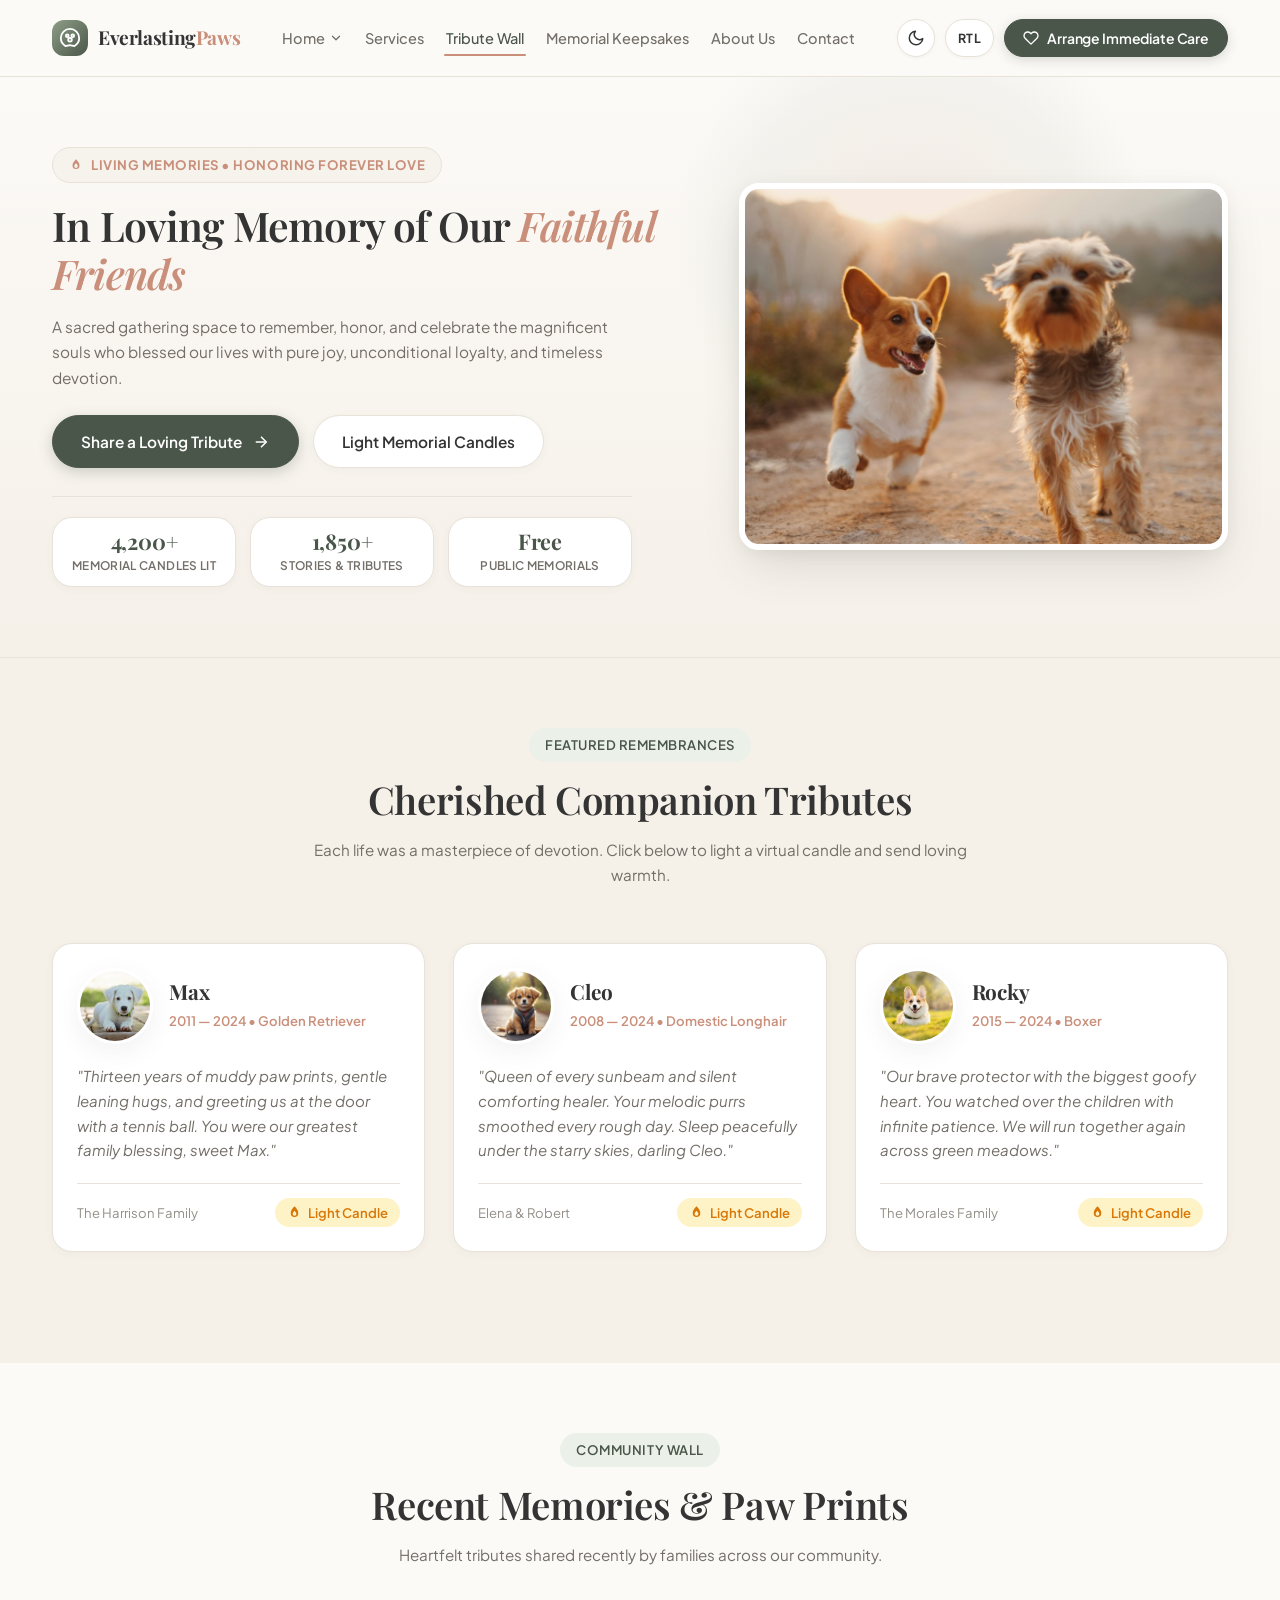
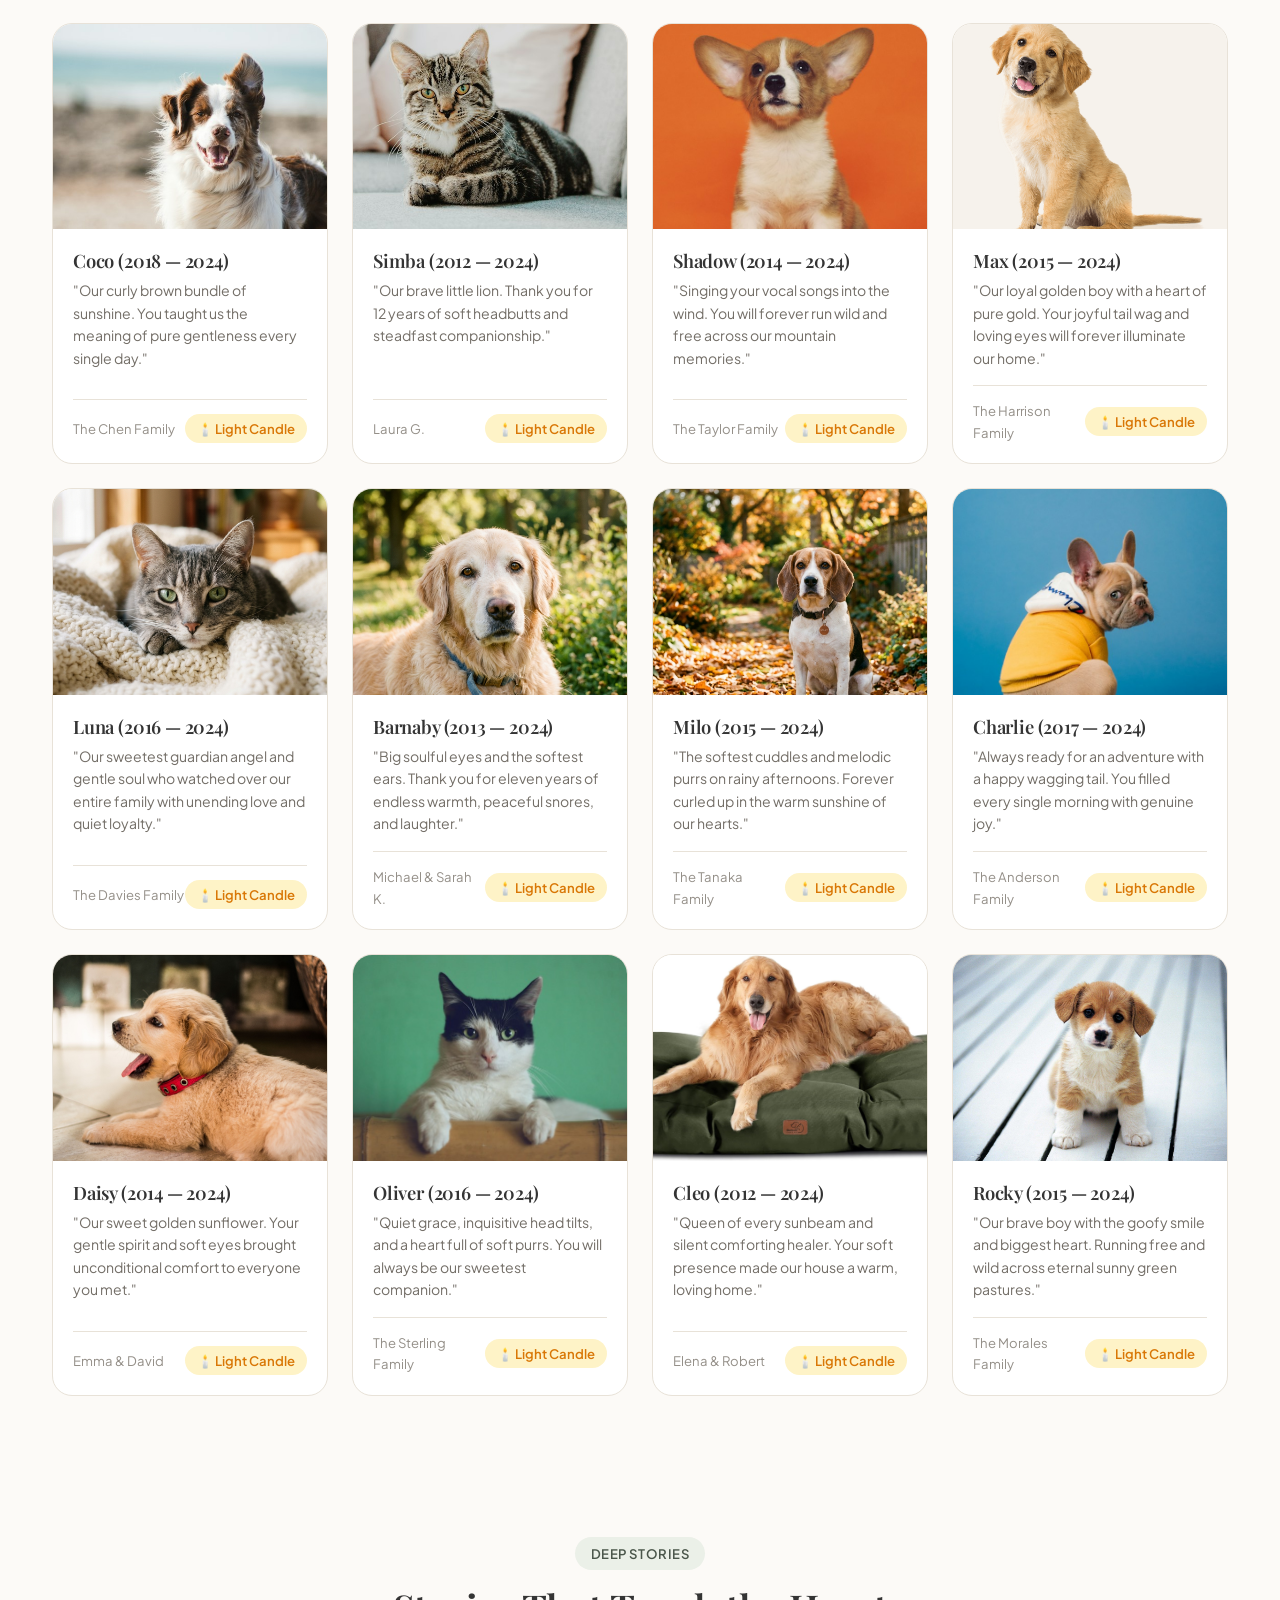
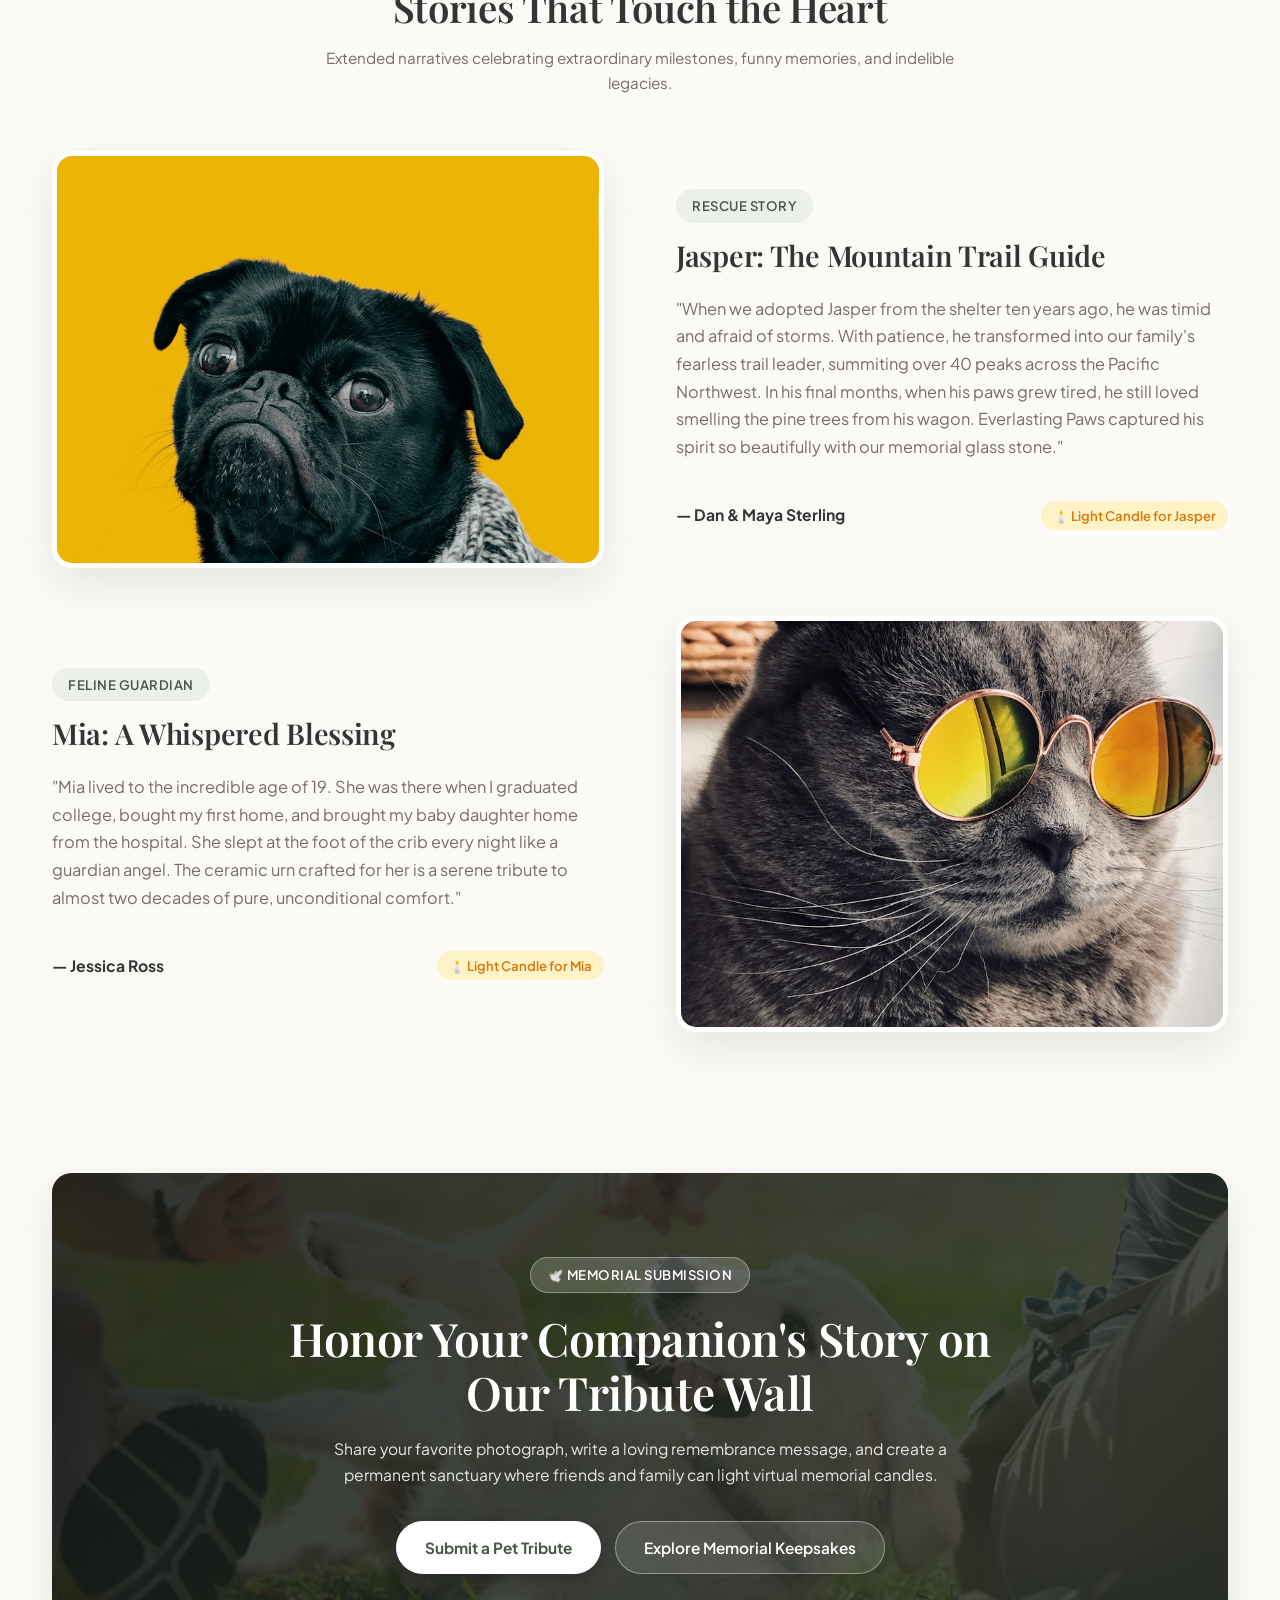
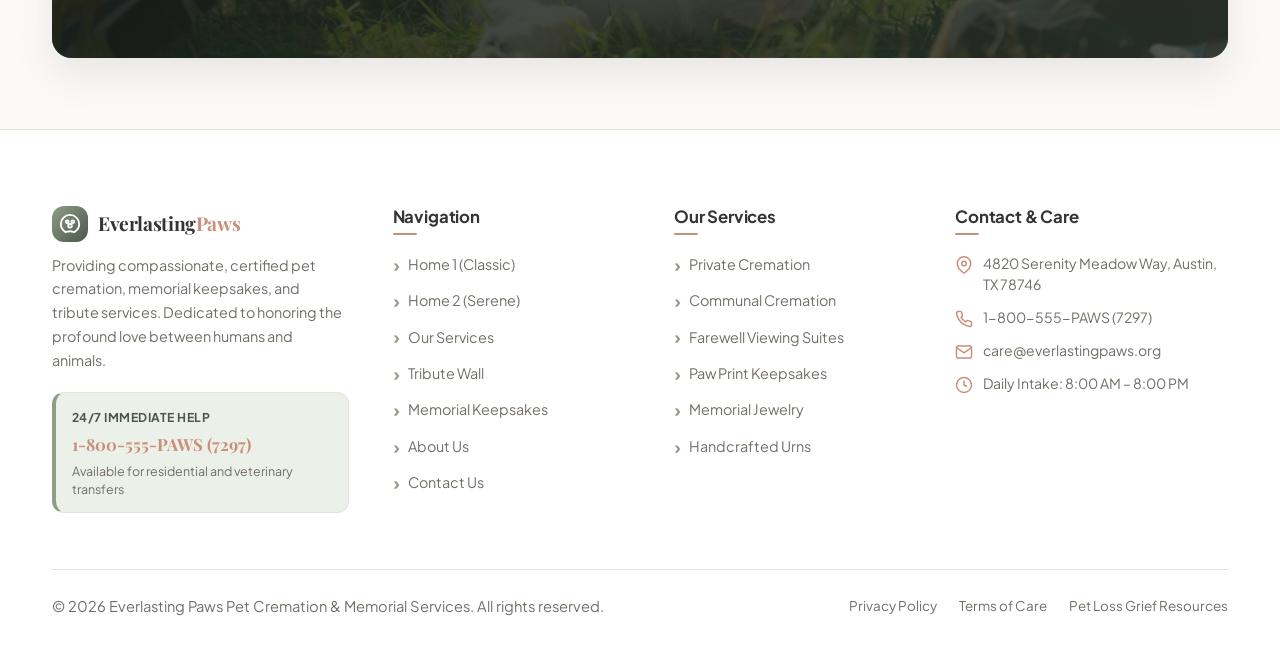
<file: tribute-wall.html>
<!DOCTYPE html>
<html lang="en" data-theme="light" dir="ltr">
<head>
  <meta charset="UTF-8">
  <meta name="viewport" content="width=device-width, initial-scale=1.0">
  <meta name="description" content="Everlasting Paws Tribute Wall — A sacred digital memorial celebrating cherished pets, memory stories, and interactive remembrance candle lighting.">
  <meta name="keywords" content="pet tribute wall, pet memorial stories, light pet memorial candle, pet remembrance gallery, pet loss tributes">
  <title>Tribute Wall — Everlasting Paws | Pet Memorial Stories</title>

  <!-- Google Fonts: Playfair Display & Plus Jakarta Sans -->
  <link rel="preconnect" href="https://fonts.googleapis.com">
  <link rel="preconnect" href="https://fonts.gstatic.com" crossorigin>
  <link href="https://fonts.googleapis.com/css2?family=Playfair+Display:ital,wght@0,500;0,600;0,700;1,400;1,600&family=Plus+Jakarta+Sans:wght@400;500;600;700&display=swap" rel="stylesheet">

  <!-- Core CSS & Responsive CSS -->
  <link rel="stylesheet" href="assets/css/style.css">
  <link rel="stylesheet" href="assets/css/responsive.css">
  <link rel="icon" type="image/svg+xml" href="assets/images/favicon.svg">
  <link rel="shortcut icon" href="assets/images/favicon.svg">
</head>
<body>
  <!-- Page Preloader -->
  <div class="page-preloader" id="pagePreloader" aria-hidden="true">
    <div class="preloader-content">
      <div class="preloader-icon-wrap">
        <svg class="preloader-paw" width="44" height="44" viewBox="0 0 24 24" fill="none" stroke="currentColor" stroke-width="1.8" stroke-linecap="round" stroke-linejoin="round">
          <path d="M12 2C6.5 2 2 6.5 2 12c0 3.5 1.8 6.6 4.6 8.4.4.3.9.4 1.4.3l3.5-.8c.3-.1.6-.1.9 0l3.5.8c.5.1 1 0 1.4-.3C20.2 18.6 22 15.5 22 12c0-5.5-4.5-10-10-10z"/>
          <path d="M9 11a1.5 1.5 0 1 0 0-3 1.5 1.5 0 0 0 0 3z" fill="currentColor"/>
          <path d="M15 11a1.5 1.5 0 1 0 0-3 1.5 1.5 0 0 0 0 3z" fill="currentColor"/>
          <path d="M12 16a2 2 0 1 0 0-4 2 2 0 0 0 0 4z" fill="currentColor"/>
        </svg>
        <div class="preloader-ring"></div>
      </div>
      <div class="preloader-text">Everlasting<span>Paws</span></div>
      <div class="preloader-line"></div>
    </div>
  </div>


  <!-- ===================================================================
       Site Header / Navigation
       =================================================================== -->
  <header class="site-header" id="siteHeader">
    <div class="container">
      <div class="header-inner">
        <!-- Logo -->
        <a href="index.html" class="brand-logo" id="mainLogo" aria-label="Everlasting Paws Home">
          <div class="brand-icon">
            <svg width="22" height="22" viewBox="0 0 24 24" fill="none" stroke="currentColor" stroke-width="2" stroke-linecap="round" stroke-linejoin="round">
              <path d="M12 2C6.5 2 2 6.5 2 12c0 3.5 1.8 6.6 4.6 8.4.4.3.9.4 1.4.3l3.5-.8c.3-.1.6-.1.9 0l3.5.8c.5.1 1 0 1.4-.3C20.2 18.6 22 15.5 22 12c0-5.5-4.5-10-10-10z"/>
              <path d="M9 11a1.5 1.5 0 1 0 0-3 1.5 1.5 0 0 0 0 3z"/>
              <path d="M15 11a1.5 1.5 0 1 0 0-3 1.5 1.5 0 0 0 0 3z"/>
              <path d="M12 16a2 2 0 1 0 0-4 2 2 0 0 0 0 4z"/>
            </svg>
          </div>
          <div class="brand-text">Everlasting<span>Paws</span></div>
        </a>

        <!-- Desktop Navigation -->
        <nav class="desktop-nav" aria-label="Main Navigation">
          <!-- Home Dropdown -->
          <div class="nav-dropdown" id="homeDropdown">
            <button class="nav-link dropdown-trigger" aria-expanded="false" aria-haspopup="true" id="homeDropdownBtn">
              Home
              <svg class="chevron" width="14" height="14" viewBox="0 0 24 24" fill="none" stroke="currentColor" stroke-width="2.2" stroke-linecap="round" stroke-linejoin="round">
                <polyline points="6 9 12 15 18 9"></polyline>
              </svg>
            </button>
            <div class="dropdown-menu" aria-labelledby="homeDropdownBtn">
              <a href="index.html" class="dropdown-item" id="navHome1">
                <span>Home 1 (Classic)</span>
              </a>
              <a href="home-2.html" class="dropdown-item" id="navHome2">
                <span>Home 2 (Serene)</span>
              </a>
            </div>
          </div>

          <a href="services.html" class="nav-link" id="navServices">Services</a>
          <a href="tribute-wall.html" class="nav-link active" id="navTributes">Tribute Wall</a>
          <a href="memorial-keepsakes.html" class="nav-link" id="navKeepsakes">Memorial Keepsakes</a>
          <a href="about.html" class="nav-link" id="navAbout">About Us</a>
          <a href="contact.html" class="nav-link" id="navContact">Contact</a>
        </nav>

        <!-- Header Actions -->
        <div class="header-actions">
          <!-- Theme Toggle -->
          <button class="theme-toggle" id="themeToggleBtn" aria-label="Toggle light and dark mode" title="Toggle Theme">
            <svg class="theme-icon-moon" width="18" height="18" viewBox="0 0 24 24" fill="none" stroke="currentColor" stroke-width="2" stroke-linecap="round" stroke-linejoin="round">
              <path d="M21 12.79A9 9 0 1 1 11.21 3 7 7 0 0 0 21 12.79z"></path>
            </svg>
            <svg class="theme-icon-sun" width="18" height="18" viewBox="0 0 24 24" fill="none" stroke="currentColor" stroke-width="2" stroke-linecap="round" stroke-linejoin="round" style="display:none;">
              <circle cx="12" cy="12" r="5"></circle>
              <line x1="12" y1="1" x2="12" y2="3"></line>
              <line x1="12" y1="21" x2="12" y2="23"></line>
              <line x1="4.22" y1="4.22" x2="5.64" y2="5.64"></line>
              <line x1="18.36" y1="18.36" x2="19.78" y2="19.78"></line>
              <line x1="1" y1="12" x2="3" y2="12"></line>
              <line x1="21" y1="12" x2="23" y2="12"></line>
              <line x1="4.22" y1="19.78" x2="5.64" y2="18.36"></line>
              <line x1="18.36" y1="5.64" x2="19.78" y2="4.22"></line>
            </svg>
          </button>

          <!-- RTL / LTR Toggle -->
          <button class="rtl-toggle" id="rtlToggleBtn" aria-label="Toggle text direction" title="Toggle RTL/LTR">RTL</button>

          <!-- Primary CTA: Arrange Immediate Care -->
          <a href="#contactModal" data-open-modal="contact" class="btn btn-primary nav-cta-btn" id="headerCtaBtn">
            <svg width="16" height="16" viewBox="0 0 24 24" fill="none" stroke="currentColor" stroke-width="2" stroke-linecap="round" stroke-linejoin="round" aria-hidden="true">
              <path d="M20.84 4.61a5.5 5.5 0 0 0-7.78 0L12 5.67l-1.06-1.06a5.5 5.5 0 0 0-7.78 7.78l1.06 1.06L12 21.23l7.78-7.78 1.06-1.06a5.5 5.5 0 0 0 0-7.78z"></path>
            </svg>
            <span>Arrange Immediate Care</span>
          </a>

          <!-- Hamburger Button (Tablet & Mobile) -->
          <button class="menu-toggle" id="mobileMenuBtn" aria-label="Open Navigation Drawer">
            <svg width="22" height="22" viewBox="0 0 24 24" fill="none" stroke="currentColor" stroke-width="2" stroke-linecap="round" stroke-linejoin="round">
              <line x1="3" y1="12" x2="21" y2="12"></line>
              <line x1="3" y1="6" x2="21" y2="6"></line>
              <line x1="3" y1="18" x2="21" y2="18"></line>
            </svg>
          </button>
        </div>
      </div>
    </div>
  </header>

    <!-- Mobile & Tablet Navigation Drawer -->
  <div class="mobile-drawer-overlay" id="drawerOverlay">
    <div class="mobile-drawer" role="dialog" aria-modal="true" aria-label="Mobile Navigation">
      <div class="drawer-header">
        <a href="index.html" class="brand-logo">
          <div class="brand-icon">
            <svg width="22" height="22" viewBox="0 0 24 24" fill="none" stroke="currentColor" stroke-width="2" stroke-linecap="round" stroke-linejoin="round">
              <path d="M12 2C6.5 2 2 6.5 2 12c0 3.5 1.8 6.6 4.6 8.4.4.3.9.4 1.4.3l3.5-.8c.3-.1.6-.1.9 0l3.5.8c.5.1 1 0 1.4-.3C20.2 18.6 22 15.5 22 12c0-5.5-4.5-10-10-10z"/>
              <path d="M9 11a1.5 1.5 0 1 0 0-3 1.5 1.5 0 0 0 0 3z"/>
              <path d="M15 11a1.5 1.5 0 1 0 0-3 1.5 1.5 0 0 0 0 3z"/>
              <path d="M12 16a2 2 0 1 0 0-4 2 2 0 0 0 0 4z"/>
            </svg>
          </div>
          <div class="brand-text">Everlasting<span>Paws</span></div>
        </a>
        <button class="drawer-close" id="drawerCloseBtn" aria-label="Close menu">
          <svg width="20" height="20" viewBox="0 0 24 24" fill="none" stroke="currentColor" stroke-width="2">
            <line x1="18" y1="6" x2="6" y2="18"></line>
            <line x1="6" y1="6" x2="18" y2="18"></line>
          </svg>
        </button>
      </div>

      <nav class="drawer-nav">
        <div class="drawer-dropdown" id="drawerHomeDropdown">
          <button class="drawer-dropdown-btn" id="drawerHomeDropdownBtn" aria-expanded="false" aria-haspopup="true">
            <span>Home Pages</span>
            <svg class="chevron" width="16" height="16" viewBox="0 0 24 24" fill="none" stroke="currentColor" stroke-width="2.2" stroke-linecap="round" stroke-linejoin="round">
              <polyline points="6 9 12 15 18 9"></polyline>
            </svg>
          </button>
          <div class="drawer-subnav">
            <a href="index.html" class="drawer-sublink">• Home 1 (Classic)</a>
            <a href="home-2.html" class="drawer-sublink">• Home 2 (Serene)</a>
          </div>
        </div>
        <a href="services.html" class="drawer-link">Services</a>
        <a href="tribute-wall.html" class="drawer-link active">Tribute Wall</a>
        <a href="memorial-keepsakes.html" class="drawer-link">Memorial Keepsakes</a>
        <a href="about.html" class="drawer-link">About Us</a>
        <a href="contact.html" class="drawer-link">Contact</a>
      </nav>

      <div class="drawer-footer">
        <a href="#contactModal" data-open-modal="contact" class="btn btn-primary drawer-cta-btn" id="drawerConsultBtn">
          <svg width="18" height="18" viewBox="0 0 24 24" fill="none" stroke="currentColor" stroke-width="2" stroke-linecap="round" stroke-linejoin="round" aria-hidden="true">
            <path d="M20.84 4.61a5.5 5.5 0 0 0-7.78 0L12 5.67l-1.06-1.06a5.5 5.5 0 0 0-7.78 7.78l1.06 1.06L12 21.23l7.78-7.78 1.06-1.06a5.5 5.5 0 0 0 0-7.78z"></path>
          </svg>
          <span>Arrange Immediate Care</span>
        </a>
        <div class="drawer-controls">
          <button class="drawer-theme-btn" id="drawerThemeToggle" aria-label="Toggle light and dark mode" title="Toggle Theme">
            <svg class="theme-icon-moon" width="18" height="18" viewBox="0 0 24 24" fill="none" stroke="currentColor" stroke-width="2" stroke-linecap="round" stroke-linejoin="round">
              <path d="M21 12.79A9 9 0 1 1 11.21 3 7 7 0 0 0 21 12.79z"></path>
            </svg>
            <svg class="theme-icon-sun" width="18" height="18" viewBox="0 0 24 24" fill="none" stroke="currentColor" stroke-width="2" stroke-linecap="round" stroke-linejoin="round" style="display:none;">
              <circle cx="12" cy="12" r="5"></circle>
              <line x1="12" y1="1" x2="12" y2="3"></line>
              <line x1="12" y1="21" x2="12" y2="23"></line>
              <line x1="4.22" y1="4.22" x2="5.64" y2="5.64"></line>
              <line x1="18.36" y1="18.36" x2="19.78" y2="19.78"></line>
              <line x1="1" y1="12" x2="3" y2="12"></line>
              <line x1="21" y1="12" x2="23" y2="12"></line>
              <line x1="4.22" y1="19.78" x2="5.64" y2="18.36"></line>
              <line x1="18.36" y1="5.64" x2="19.78" y2="4.22"></line>
            </svg>
            <span class="theme-text">Dark Mode</span>
          </button>
          <button class="rtl-toggle" id="drawerRtlToggle" aria-label="Toggle text direction">RTL</button>
        </div>
      </div>
    </div>
  </div>

  <main id="mainContent">

    <!-- ===================================================================
         SECTION 1: Tribute Wall Hero
         =================================================================== -->
    <section class="page-hero" id="tributeHero">
      <div class="container">
        <div class="page-hero-grid">
          <div class="page-hero-content">
            <div class="badge badge-accent">
              <svg width="14" height="14" viewBox="0 0 24 24" fill="currentColor"><path d="M12 2C8 6 6 9 6 13a6 6 0 0 0 12 0c0-4-2-7-6-11zm0 15a3 3 0 0 1-3-3c0-1.5 1-3 3-5 2 2 3 3.5 3 5a3 3 0 0 1-3 3z"/></svg>
              <span>Living Memories &bull; Honoring Forever Love</span>
            </div>
            <h1 class="page-hero-title">
              In Loving Memory of Our <em>Faithful Friends</em>
            </h1>
            <p class="page-hero-desc">
              A sacred gathering space to remember, honor, and celebrate the magnificent souls who blessed our lives with pure joy, unconditional loyalty, and timeless devotion.
            </p>
            <div class="page-hero-actions">
              <a href="#createTribute" class="btn btn-primary" id="heroShareTributeBtn">
                <span>Share a Loving Tribute</span>
                <svg width="18" height="18" viewBox="0 0 24 24" fill="none" stroke="currentColor" stroke-width="2">
                  <line x1="5" y1="12" x2="19" y2="12"></line>
                  <polyline points="12 5 19 12 12 19"></polyline>
                </svg>
              </a>
              <a href="#featuredTributes" class="btn btn-secondary" id="heroLightCandleBtn">
                Light Memorial Candles
              </a>
            </div>
            <div class="hero-stats-row">
              <div class="hero-stat-item">
                <span class="stat-number">4,200+</span>
                <span class="stat-label">Memorial Candles Lit</span>
              </div>
              <div class="hero-stat-item">
                <span class="stat-number">1,850+</span>
                <span class="stat-label">Stories &amp; Tributes</span>
              </div>
              <div class="hero-stat-item">
                <span class="stat-number">Free</span>
                <span class="stat-label">Public Memorials</span>
              </div>
            </div>
          </div>

          <div class="page-hero-image-wrap">
            <img src="assets/images/tribute/tribute-hero.jpg" alt="Two peaceful dogs resting in a sunny garden" class="page-hero-img" loading="eager">
          </div>
        </div>
      </div>
    </section>

    <!-- ===================================================================
         SECTION 2: Featured Tributes (3 Detailed Pet Cards)
         =================================================================== -->
    <section class="tributes-section section-padding" id="featuredTributes">
      <div class="container">
        <div class="section-header">
          <span class="section-tag">Featured Remembrances</span>
          <h2 class="section-title">Cherished Companion Tributes</h2>
          <p class="section-desc">
            Each life was a masterpiece of devotion. Click below to light a virtual candle and send loving warmth.
          </p>
        </div>

        <div class="tributes-grid">
          <!-- Tribute 1: Max -->
          <div class="tribute-card" id="tribMax">
            <div class="tribute-header">
              <div class="tribute-avatar-wrap">
                <img src="assets/images/tribute/pet-max-golden.jpg" alt="Adorable white puppy resting peacefully on deck" width="150" height="150" loading="lazy">
              </div>
              <div class="tribute-meta">
                <h3 class="tribute-name">Max</h3>
                <span class="tribute-years">2011 — 2024 • Golden Retriever</span>
              </div>
            </div>
            <div class="tribute-body">
              <p class="tribute-quote">
                "Thirteen years of muddy paw prints, gentle leaning hugs, and greeting us at the door with a tennis ball. You were our greatest family blessing, sweet Max."
              </p>
              <div class="tribute-footer">
                <span class="tribute-family">The Harrison Family</span>
                <button class="candle-btn" data-pet="Max" aria-label="Light a candle for Max">
                  <svg width="15" height="15" viewBox="0 0 24 24" fill="currentColor">
                    <path d="M12 2C8 6 6 9 6 13a6 6 0 0 0 12 0c0-4-2-7-6-11zm0 15a3 3 0 0 1-3-3c0-1.5 1-3 3-5 2 2 3 3.5 3 5a3 3 0 0 1-3 3z"/>
                  </svg>
                  Light Candle
                </button>
              </div>
            </div>
          </div>

          <!-- Tribute 2: Cleo -->
          <div class="tribute-card" id="tribCleo">
            <div class="tribute-header">
              <div class="tribute-avatar-wrap">
                <img src="assets/images/tribute/pet-cleo-cat.jpg" alt="Cute puppy wearing stylish denim jacket vest" width="150" height="150" loading="lazy">
              </div>
              <div class="tribute-meta">
                <h3 class="tribute-name">Cleo</h3>
                <span class="tribute-years">2008 — 2024 • Domestic Longhair</span>
              </div>
            </div>
            <div class="tribute-body">
              <p class="tribute-quote">
                "Queen of every sunbeam and silent comforting healer. Your melodic purrs smoothed every rough day. Sleep peacefully under the starry skies, darling Cleo."
              </p>
              <div class="tribute-footer">
                <span class="tribute-family">Elena &amp; Robert</span>
                <button class="candle-btn" data-pet="Cleo" aria-label="Light a candle for Cleo">
                  <svg width="15" height="15" viewBox="0 0 24 24" fill="currentColor">
                    <path d="M12 2C8 6 6 9 6 13a6 6 0 0 0 12 0c0-4-2-7-6-11zm0 15a3 3 0 0 1-3-3c0-1.5 1-3 3-5 2 2 3 3.5 3 5a3 3 0 0 1-3 3z"/>
                  </svg>
                  Light Candle
                </button>
              </div>
            </div>
          </div>

          <!-- Tribute 3: Rocky -->
          <div class="tribute-card" id="tribRocky">
            <div class="tribute-header">
              <div class="tribute-avatar-wrap">
                <img src="assets/images/tribute/pet-rocky-boxer.jpg" alt="Smiling Welsh Corgi dog on sunny grass" width="150" height="150" loading="lazy">
              </div>
              <div class="tribute-meta">
                <h3 class="tribute-name">Rocky</h3>
                <span class="tribute-years">2015 — 2024 • Boxer</span>
              </div>
            </div>
            <div class="tribute-body">
              <p class="tribute-quote">
                "Our brave protector with the biggest goofy heart. You watched over the children with infinite patience. We will run together again across green meadows."
              </p>
              <div class="tribute-footer">
                <span class="tribute-family">The Morales Family</span>
                <button class="candle-btn" data-pet="Rocky" aria-label="Light a candle for Rocky">
                  <svg width="15" height="15" viewBox="0 0 24 24" fill="currentColor">
                    <path d="M12 2C8 6 6 9 6 13a6 6 0 0 0 12 0c0-4-2-7-6-11zm0 15a3 3 0 0 1-3-3c0-1.5 1-3 3-5 2 2 3 3.5 3 5a3 3 0 0 1-3 3z"/>
                  </svg>
                  Light Candle
                </button>
              </div>
            </div>
          </div>
        </div>
      </div>
    </section>

    <!-- ===================================================================
         SECTION 3: Recent Memories (3 Gallery-Style Cards)
         =================================================================== -->
    <section class="care-section section-padding" id="recentMemories">
      <div class="container">
        <div class="section-header">
          <span class="section-tag">Community Wall</span>
          <h2 class="section-title">Recent Memories &amp; Paw Prints</h2>
          <p class="section-desc">
            Heartfelt tributes shared recently by families across our community.
          </p>
        </div>

        <div class="collection-grid">
          <!-- Memory 1: Coco -->
          <div class="collection-item-card" id="memCoco">
            <div class="collection-thumb">
              <img src="assets/images/tribute/pet-coco-poodle.jpg" alt="Brown miniature poodle puppy Coco" width="600" height="450" loading="lazy">
            </div>
            <div class="collection-body">
              <h3 class="collection-title">Coco (2018 — 2024)</h3>
              <p class="collection-desc">
                "Our curly brown bundle of sunshine. You taught us the meaning of pure gentleness every single day."
              </p>
              <div class="collection-action-row">
                <span style="font-size:0.82rem; color:var(--text-light);">The Chen Family</span>
                <button class="candle-btn" data-pet="Coco">🕯️ Light Candle</button>
              </div>
            </div>
          </div>

          <!-- Memory 2: Simba -->
          <div class="collection-item-card" id="memSimba">
            <div class="collection-thumb">
              <img src="assets/images/tribute/pet-simba-tabby.jpg" alt="Orange tabby cat Simba sitting in window" width="600" height="450" loading="lazy">
            </div>
            <div class="collection-body">
              <h3 class="collection-title">Simba (2012 — 2024)</h3>
              <p class="collection-desc">
                "Our brave little lion. Thank you for 12 years of soft headbutts and steadfast companionship."
              </p>
              <div class="collection-action-row">
                <span style="font-size:0.82rem; color:var(--text-light);">Laura G.</span>
                <button class="candle-btn" data-pet="Simba">🕯️ Light Candle</button>
              </div>
            </div>
          </div>

          <!-- Memory 3: Shadow -->
          <div class="collection-item-card" id="memShadow">
            <div class="collection-thumb">
              <img src="assets/images/tribute/pet-shadow-husky.jpg" alt="Husky mix named Shadow looking at camera" width="600" height="450" loading="lazy">
            </div>
            <div class="collection-body">
              <h3 class="collection-title">Shadow (2014 — 2024)</h3>
              <p class="collection-desc">
                "Singing your vocal songs into the wind. You will forever run wild and free across our mountain memories."
              </p>
              <div class="collection-action-row">
                <span style="font-size:0.82rem; color:var(--text-light);">The Taylor Family</span>
                <button class="candle-btn" data-pet="Shadow">🕯️ Light Candle</button>
              </div>
            </div>
          </div>

          <!-- Memory 4: Max -->
          <div class="collection-item-card" id="memMax">
            <div class="collection-thumb">
              <img src="assets/images/tribute/tribute-memory-max.jpg" alt="Smiling Golden Retriever puppy sitting with open mouth" width="600" height="450" loading="lazy">
            </div>
            <div class="collection-body">
              <h3 class="collection-title">Max (2015 — 2024)</h3>
              <p class="collection-desc">
                "Our loyal golden boy with a heart of pure gold. Your joyful tail wag and loving eyes will forever illuminate our home."
              </p>
              <div class="collection-action-row">
                <span style="font-size:0.82rem; color:var(--text-light);">The Harrison Family</span>
                <button class="candle-btn" data-pet="Max">🕯️ Light Candle</button>
              </div>
            </div>
          </div>

          <!-- Memory 5: Luna (Row 2, Item 1) -->
          <div class="collection-item-card" id="memLuna">
            <div class="collection-thumb">
              <img src="assets/images/tribute-luna.jpg" alt="Sweet Shepherd mix Luna in nature" width="600" height="450" loading="lazy">
            </div>
            <div class="collection-body">
              <h3 class="collection-title">Luna (2016 — 2024)</h3>
              <p class="collection-desc">
                "Our sweetest guardian angel and gentle soul who watched over our entire family with unending love and quiet loyalty."
              </p>
              <div class="collection-action-row">
                <span style="font-size:0.82rem; color:var(--text-light);">The Davies Family</span>
                <button class="candle-btn" data-pet="Luna">🕯️ Light Candle</button>
              </div>
            </div>
          </div>

          <!-- Memory 6: Barnaby (Row 2, Item 2) -->
          <div class="collection-item-card" id="memBarnaby">
            <div class="collection-thumb">
              <img src="assets/images/tribute-barnaby.jpg" alt="Basset Hound Barnaby with long velvety ears" width="600" height="450" loading="lazy">
            </div>
            <div class="collection-body">
              <h3 class="collection-title">Barnaby (2013 — 2024)</h3>
              <p class="collection-desc">
                "Big soulful eyes and the softest ears. Thank you for eleven years of endless warmth, peaceful snores, and laughter."
              </p>
              <div class="collection-action-row">
                <span style="font-size:0.82rem; color:var(--text-light);">Michael &amp; Sarah K.</span>
                <button class="candle-btn" data-pet="Barnaby">🕯️ Light Candle</button>
              </div>
            </div>
          </div>

          <!-- Memory 7: Milo (Row 2, Item 3) -->
          <div class="collection-item-card" id="memMilo">
            <div class="collection-thumb">
              <img src="assets/images/tribute-milo.jpg" alt="Tabby cat Milo relaxing calmly" width="600" height="450" loading="lazy">
            </div>
            <div class="collection-body">
              <h3 class="collection-title">Milo (2015 — 2024)</h3>
              <p class="collection-desc">
                "The softest cuddles and melodic purrs on rainy afternoons. Forever curled up in the warm sunshine of our hearts."
              </p>
              <div class="collection-action-row">
                <span style="font-size:0.82rem; color:var(--text-light);">The Tanaka Family</span>
                <button class="candle-btn" data-pet="Milo">🕯️ Light Candle</button>
              </div>
            </div>
          </div>

          <!-- Memory 8: Charlie (Row 2, Item 4) -->
          <div class="collection-item-card" id="memCharlie">
            <div class="collection-thumb">
              <img src="assets/images/home2_fixed/h2-tribute-charlie.jpg" alt="Happy beagle dog Charlie on grass" width="600" height="450" loading="lazy">
            </div>
            <div class="collection-body">
              <h3 class="collection-title">Charlie (2017 — 2024)</h3>
              <p class="collection-desc">
                "Always ready for an adventure with a happy wagging tail. You filled every single morning with genuine joy."
              </p>
              <div class="collection-action-row">
                <span style="font-size:0.82rem; color:var(--text-light);">The Anderson Family</span>
                <button class="candle-btn" data-pet="Charlie">🕯️ Light Candle</button>
              </div>
            </div>
          </div>

          <!-- Memory 9: Daisy (Row 3, Item 1) -->
          <div class="collection-item-card" id="memDaisy">
            <div class="collection-thumb">
              <img src="assets/images/home2_fixed/h2-tribute-daisy.jpg" alt="Adorable golden retriever puppy yawning happily with red collar" width="600" height="450" loading="lazy">
            </div>
            <div class="collection-body">
              <h3 class="collection-title">Daisy (2014 — 2024)</h3>
              <p class="collection-desc">
                "Our sweet golden sunflower. Your gentle spirit and soft eyes brought unconditional comfort to everyone you met."
              </p>
              <div class="collection-action-row">
                <span style="font-size:0.82rem; color:var(--text-light);">Emma &amp; David</span>
                <button class="candle-btn" data-pet="Daisy">🕯️ Light Candle</button>
              </div>
            </div>
          </div>

          <!-- Memory 10: Oliver (Row 3, Item 2) -->
          <div class="collection-item-card" id="memOliver">
            <div class="collection-thumb">
              <img src="assets/images/home2_fixed/h2-tribute-oliver.jpg" alt="Gentle cat Oliver looking into camera" width="600" height="450" loading="lazy">
            </div>
            <div class="collection-body">
              <h3 class="collection-title">Oliver (2016 — 2024)</h3>
              <p class="collection-desc">
                "Quiet grace, inquisitive head tilts, and a heart full of soft purrs. You will always be our sweetest companion."
              </p>
              <div class="collection-action-row">
                <span style="font-size:0.82rem; color:var(--text-light);">The Sterling Family</span>
                <button class="candle-btn" data-pet="Oliver">🕯️ Light Candle</button>
              </div>
            </div>
          </div>

          <!-- Memory 11: Cleo (Row 3, Item 3) -->
          <div class="collection-item-card" id="memCleo2">
            <div class="collection-thumb">
              <img src="assets/images/tribute/tribute-memory-cleo.jpg" alt="Golden retriever resting comfortably on green bed" width="600" height="450" loading="lazy">
            </div>
            <div class="collection-body">
              <h3 class="collection-title">Cleo (2012 — 2024)</h3>
              <p class="collection-desc">
                "Queen of every sunbeam and silent comforting healer. Your soft presence made our house a warm, loving home."
              </p>
              <div class="collection-action-row">
                <span style="font-size:0.82rem; color:var(--text-light);">Elena &amp; Robert</span>
                <button class="candle-btn" data-pet="Cleo">🕯️ Light Candle</button>
              </div>
            </div>
          </div>

          <!-- Memory 12: Rocky (Row 3, Item 4) -->
          <div class="collection-item-card" id="memRocky2">
            <div class="collection-thumb">
              <img src="assets/images/tribute/tribute-memory-rocky.jpg" alt="Cute Corgi puppy sitting on light wood deck" width="600" height="450" loading="lazy">
            </div>
            <div class="collection-body">
              <h3 class="collection-title">Rocky (2015 — 2024)</h3>
              <p class="collection-desc">
                "Our brave boy with the goofy smile and biggest heart. Running free and wild across eternal sunny green pastures."
              </p>
              <div class="collection-action-row">
                <span style="font-size:0.82rem; color:var(--text-light);">The Morales Family</span>
                <button class="candle-btn" data-pet="Rocky">🕯️ Light Candle</button>
              </div>
            </div>
          </div>
        </div>
      </div>
    </section>

    <!-- ===================================================================
         SECTION 4: Pet Memory Stories (Detailed Narrative Split Blocks)
         =================================================================== -->
    <section class="honoring-section section-padding" id="petStories">
      <div class="container">
        <div class="section-header">
          <span class="section-tag">Deep Stories</span>
          <h2 class="section-title">Stories That Touch the Heart</h2>
          <p class="section-desc">
            Extended narratives celebrating extraordinary milestones, funny memories, and indelible legacies.
          </p>
        </div>

        <div style="display: flex; flex-direction: column; gap: 48px;">
          <!-- Story 1 -->
          <div class="split-grid">
            <div class="split-media-wrapper">
              <div class="split-image-card">
                <img src="assets/images/tribute/tribute-story-jasper.jpg" alt="Jasper the rescue dog exploring outdoors" width="800" height="600" loading="lazy">
              </div>
            </div>
            <div class="split-content">
              <span class="section-tag">Rescue Story</span>
              <h3 class="split-title" style="font-size: 1.8rem;">Jasper: The Mountain Trail Guide</h3>
              <p class="split-desc">
                "When we adopted Jasper from the shelter ten years ago, he was timid and afraid of storms. With patience, he transformed into our family's fearless trail leader, summiting over 40 peaks across the Pacific Northwest. In his final months, when his paws grew tired, he still loved smelling the pine trees from his wagon. Everlasting Paws captured his spirit so beautifully with our memorial glass stone."
              </p>
              <div class="story-author-row">
                <span class="story-author-name">— Dan &amp; Maya Sterling</span>
                <button class="candle-btn" data-pet="Jasper">🕯️ Light Candle for Jasper</button>
              </div>
            </div>
          </div>

          <!-- Story 2 -->
          <div class="split-grid">
            <div class="split-content">
              <span class="section-tag">Feline Guardian</span>
              <h3 class="split-title" style="font-size: 1.8rem;">Mia: A Whispered Blessing</h3>
              <p class="split-desc">
                "Mia lived to the incredible age of 19. She was there when I graduated college, bought my first home, and brought my baby daughter home from the hospital. She slept at the foot of the crib every night like a guardian angel. The ceramic urn crafted for her is a serene tribute to almost two decades of pure, unconditional comfort."
              </p>
              <div class="story-author-row">
                <span class="story-author-name">— Jessica Ross</span>
                <button class="candle-btn" data-pet="Mia">🕯️ Light Candle for Mia</button>
              </div>
            </div>
            <div class="split-media-wrapper">
              <div class="split-image-card">
                <img src="assets/images/tribute/tribute-story-mia.jpg" alt="Calm cat Mia resting comfortably" width="800" height="600" loading="lazy">
              </div>
            </div>
          </div>
        </div>
      </div>
    </section>

    <!-- ===================================================================
         SECTION 5: Create a Tribute CTA
         =================================================================== -->
    <section class="cta-section section-padding" id="createTribute">
      <div class="container">
        <div class="cta2-banner" style="background-image: url('assets/images/tribute/tribute-cta-candle.jpg');">
          <div class="cta2-overlay"></div>
          <div class="cta2-content">
            <span class="section-tag">
              🕊️ Memorial Submission
            </span>
            <h2 class="cta2-title">Honor Your Companion's Story on Our Tribute Wall</h2>
            <p class="cta2-text">
              Share your favorite photograph, write a loving remembrance message, and create a permanent sanctuary where friends and family can light virtual memorial candles.
            </p>
            <div class="cta2-actions">
              <a href="#tributeModal" data-open-modal="contact" class="btn btn-primary" id="tributeCtaSubmitBtn">
                Submit a Pet Tribute
              </a>
              <a href="services.html" class="btn btn-secondary" id="tributeCtaExploreBtn">
                Explore Memorial Keepsakes
              </a>
            </div>
          </div>
        </div>
      </div>
    </section>

  </main>

  <!-- ===================================================================
       Site Footer
       =================================================================== -->
  <footer class="site-footer" id="siteFooter">
    <div class="container">
      <div class="footer-grid">
        <!-- Col 1: Brand & Emergency -->
        <div class="footer-col footer-col-brand">
          <a href="index.html" class="brand-logo footer-logo" aria-label="Everlasting Paws Home">
            <div class="brand-icon">
              <svg width="22" height="22" viewBox="0 0 24 24" fill="none" stroke="currentColor" stroke-width="2" stroke-linecap="round" stroke-linejoin="round">
                <path d="M12 2C6.5 2 2 6.5 2 12c0 3.5 1.8 6.6 4.6 8.4.4.3.9.4 1.4.3l3.5-.8c.3-.1.6-.1.9 0l3.5.8c.5.1 1 0 1.4-.3C20.2 18.6 22 15.5 22 12c0-5.5-4.5-10-10-10z"/>
                <path d="M9 11a1.5 1.5 0 1 0 0-3 1.5 1.5 0 0 0 0 3z"/>
                <path d="M15 11a1.5 1.5 0 1 0 0-3 1.5 1.5 0 0 0 0 3z"/>
                <path d="M12 16a2 2 0 1 0 0-4 2 2 0 0 0 0 4z"/>
              </svg>
            </div>
            <div class="brand-text">Everlasting<span>Paws</span></div>
          </a>
          <p class="footer-desc">
            Providing compassionate, certified pet cremation, memorial keepsakes, and tribute services. Dedicated to honoring the profound love between humans and animals.
          </p>
          <div class="emergency-notice">
            <div class="notice-badge">24/7 Immediate Help</div>
            <a href="tel:18005557297" class="notice-phone">1-800-555-PAWS (7297)</a>
            <span class="notice-sub">Available for residential and veterinary transfers</span>
          </div>
        </div>

        <!-- Col 2: Navigation & Pages -->
        <div class="footer-col">
          <h4 class="footer-heading">Navigation</h4>
          <ul class="footer-links">
            <li><a href="index.html" class="footer-link">Home 1 (Classic)</a></li>
            <li><a href="home-2.html" class="footer-link">Home 2 (Serene)</a></li>
            <li><a href="services.html" class="footer-link">Our Services</a></li>
            <li><a href="tribute-wall.html" class="footer-link">Tribute Wall</a></li>
            <li><a href="memorial-keepsakes.html" class="footer-link">Memorial Keepsakes</a></li>
            <li><a href="about.html" class="footer-link">About Us</a></li>
            <li><a href="contact.html" class="footer-link">Contact Us</a></li>
          </ul>
        </div>

        <!-- Col 3: Services & Keepsakes -->
        <div class="footer-col">
          <h4 class="footer-heading">Our Services</h4>
          <ul class="footer-links">
            <li><a href="services.html#privateServiceCard" class="footer-link">Private Cremation</a></li>
            <li><a href="services.html#communalServiceCard" class="footer-link">Communal Cremation</a></li>
            <li><a href="services.html#serviceProcess" class="footer-link">Farewell Viewing Suites</a></li>
            <li><a href="memorial-keepsakes.html" class="footer-link">Paw Print Keepsakes</a></li>
            <li><a href="memorial-keepsakes.html" class="footer-link">Memorial Jewelry</a></li>
            <li><a href="memorial-keepsakes.html#urnCollectionSection" class="footer-link">Handcrafted Urns</a></li>
          </ul>
        </div>

        <!-- Col 4: Contact & Support -->
        <div class="footer-col">
          <h4 class="footer-heading">Contact &amp; Care</h4>
          <div class="footer-contact-info">
            <div class="contact-row">
              <svg width="18" height="18" viewBox="0 0 24 24" fill="none" stroke="currentColor" stroke-width="2">
                <path d="M21 10c0 7-9 13-9 13s-9-6-9-13a9 9 0 0 1 18 0z"></path>
                <circle cx="12" cy="10" r="3"></circle>
              </svg>
              <span>4820 Serenity Meadow Way, Austin, TX 78746</span>
            </div>
            <div class="contact-row">
              <svg width="18" height="18" viewBox="0 0 24 24" fill="none" stroke="currentColor" stroke-width="2">
                <path d="M22 16.92v3a2 2 0 0 1-2.18 2 19.79 19.79 0 0 1-8.63-3.07 19.5 19.5 0 0 1-6-6 19.79 19.79 0 0 1-3.07-8.67A2 2 0 0 1 4.11 2h3a2 2 0 0 1 2 1.72 12.84 12.84 0 0 0 .7 2.81 2 2 0 0 1-.45 2.11L8.09 9.91a16 16 0 0 0 6 6l1.27-1.27a2 2 0 0 1 2.11-.45 12.84 12.84 0 0 0 2.81.7A2 2 0 0 1 22 16.92z"></path>
              </svg>
              <a href="tel:18005557297">1-800-555-PAWS (7297)</a>
            </div>
            <div class="contact-row">
              <svg width="18" height="18" viewBox="0 0 24 24" fill="none" stroke="currentColor" stroke-width="2">
                <path d="M4 4h16c1.1 0 2 .9 2 2v12c0 1.1-.9 2-2 2H4c-1.1 0-2-.9-2-2V6c0-1.1.9-2 2-2z"></path>
                <polyline points="22,6 12,13 2,6"></polyline>
              </svg>
              <a href="mailto:care@everlastingpaws.org">care@everlastingpaws.org</a>
            </div>
            <div class="contact-row">
              <svg width="18" height="18" viewBox="0 0 24 24" fill="none" stroke="currentColor" stroke-width="2">
                <circle cx="12" cy="12" r="10"></circle>
                <polyline points="12 6 12 12 16 14"></polyline>
              </svg>
              <span>Daily Intake: 8:00 AM &ndash; 8:00 PM</span>
            </div>
          </div>
        </div>
      </div>

      <div class="footer-bottom">
        <p class="footer-copy">&copy; 2026 Everlasting Paws Pet Cremation &amp; Memorial Services. All rights reserved.</p>
        <div class="footer-bottom-links">
          <a href="about.html">Privacy Policy</a>
          <a href="about.html">Terms of Care</a>
          <a href="about.html">Pet Loss Grief Resources</a>
        </div>
      </div>
    </div>
  </footer>

  <!-- ===================================================================
       Quick Care & Consultation Modal
       =================================================================== -->
  <div class="modal-overlay" id="contactModal">
    <div class="modal-card">
      <button class="modal-close" aria-label="Close modal">
        <svg width="18" height="18" viewBox="0 0 24 24" fill="none" stroke="currentColor" stroke-width="2">
          <line x1="18" y1="6" x2="6" y2="18"></line>
          <line x1="6" y1="6" x2="18" y2="18"></line>
        </svg>
      </button>
      <h3 class="modal-title">Share a Memorial Tribute</h3>
      <p class="modal-desc">Honor your pet's life on our community Tribute Wall.</p>
      <form class="modal-form">
        <div class="form-group">
          <label for="petTributeName">Your Name</label>
          <input type="text" id="petTributeName" class="form-control" placeholder="e.g. Sarah Jenkins" required>
        </div>
        <div class="form-group">
          <label for="petNameInput">Pet's Name &amp; Breed</label>
          <input type="text" id="petNameInput" class="form-control" placeholder="e.g. Barnaby (Golden Retriever)" required>
        </div>
        <div class="form-group">
          <label for="petYears">Years (e.g. 2012 — 2024)</label>
          <input type="text" id="petYears" class="form-control" placeholder="e.g. 2012 — 2024">
        </div>
        <div class="form-group">
          <label for="tributeMessage">Your Tribute Message</label>
          <textarea id="tributeMessage" class="form-control" rows="3" placeholder="Share your favorite memory..." required></textarea>
        </div>
        <button type="submit" class="btn btn-primary" style="margin-top: 8px;">
          Publish Pet Tribute
        </button>
      </form>
    </div>
  </div>

  <!-- Main JavaScript -->
  <script src="assets/js/main.js"></script>
  <!-- Back to Top Floating Button -->
  <button class="back-to-top" id="backToTop" aria-label="Scroll back to top">
    <svg width="20" height="20" viewBox="0 0 24 24" fill="none" stroke="currentColor" stroke-width="2.5" stroke-linecap="round" stroke-linejoin="round">
      <polyline points="18 15 12 9 6 15"></polyline>
    </svg>
  </button>
</body>
</html>
</file>
<file: assets/css/style.css>
/* ===================================================================
   Template 10: Pet Cremation & Memorial Service
   Design System & Comprehensive Responsive Stylesheet
   Palette: Soft Sage, Warm Sand, Soft Terracotta, Background, Surface, Muted, Deep Accent
   =================================================================== */

:root {
  /* Core Color Palette */
  --primary: #8E9E86;
  --primary-hover: #7B8B73;
  --primary-light: #EBF0E8;
  --primary-subtle: rgba(142, 158, 134, 0.14);

  --secondary: #E9DED0;
  --secondary-hover: #DFD2C2;
  --secondary-light: #F6F2EC;

  --accent: #C98F7A;
  --accent-hover: #B77B66;
  --accent-subtle: rgba(201, 143, 122, 0.14);

  --deep-accent: #4A564A;
  --deep-accent-hover: #3C473C;

  --bg: #FCFAF7;
  --bg-subtle: #F5F0E8;
  --bg-gradient: linear-gradient(180deg, #FCFAF7 0%, #F5F0E8 100%);
  --surface: #FFFFFF;
  --surface-hover: #FAF7F2;
  --surface-border: #E8E2D8;
  --surface-border-subtle: rgba(142, 158, 134, 0.2);

  --text-main: #343434;
  --text-muted: #736E67;
  --text-light: #948F88;
  --text-inverse: #FFFFFF;

  --shadow-sm: 0 2px 8px rgba(74, 86, 74, 0.04);
  --shadow-md: 0 8px 24px rgba(74, 86, 74, 0.08);
  --shadow-lg: 0 16px 40px rgba(74, 86, 74, 0.12);

  --radius-sm: 8px;
  --radius-md: 12px;
  --radius-card: 20px;
  --radius-lg: 20px;
  --radius-xl: 20px;
  --radius-2xl: 20px;
  --radius-full: 9999px;

  --font-serif: 'Playfair Display', Georgia, serif;
  --font-sans: 'Plus Jakarta Sans', system-ui, -apple-system, BlinkMacSystemFont, 'Segoe UI', Roboto, sans-serif;

  --transition-fast: 0.2s ease;
  --transition-smooth: 0.35s cubic-bezier(0.16, 1, 0.3, 1);

  --container-max: 1240px;
  --container-pad: clamp(16px, 4vw, 32px);
  --header-height: 76px;
}

/* Dark Mode Theme */
[data-theme="dark"] {
  --primary: #A4B79C;
  --primary-hover: #B5C7AE;
  --primary-light: #242D23;
  --primary-subtle: rgba(164, 183, 156, 0.16);

  --secondary: #3D3730;
  --secondary-hover: #4A433A;
  --secondary-light: #2B2722;

  --accent: #DFA28E;
  --accent-hover: #EDB3A0;
  --accent-subtle: rgba(223, 162, 142, 0.18);

  --deep-accent: #9FB297;
  --deep-accent-hover: #B2C4AB;

  --bg: #141714;
  --bg-subtle: #1C201C;
  --bg-gradient: linear-gradient(180deg, #141714 0%, #1A1E1A 100%);
  --surface: #1E231E;
  --surface-hover: #262D26;
  --surface-border: #2F372F;
  --surface-border-subtle: rgba(164, 183, 156, 0.2);

  --text-main: #F4F1EC;
  --text-muted: #B2ACA3;
  --text-light: #8E8880;
  --text-inverse: #141714;

  --shadow-sm: 0 2px 8px rgba(0, 0, 0, 0.3);
  --shadow-md: 0 8px 24px rgba(0, 0, 0, 0.45);
  --shadow-lg: 0 16px 40px rgba(0, 0, 0, 0.6);
}

/* ===================================================================
   Reset & Base Styles
   =================================================================== */
*, *::before, *::after {
  box-sizing: border-box;
  margin: 0;
  padding: 0;
  min-width: 0;
}

html {
  font-size: 16px;
  scroll-behavior: smooth;
  -webkit-text-size-adjust: 100%;
  width: 100%;
  max-width: 100%;
}

body {
  font-family: var(--font-sans);
  background-color: var(--bg);
  color: var(--text-main);
  line-height: 1.65;
  font-weight: 400;
  min-height: 100vh;
  width: 100%;
  max-width: 100%;
  display: flex;
  flex-direction: column;
  transition: background-color var(--transition-fast), color var(--transition-fast);
  overflow-wrap: break-word;
  word-break: break-word;
}

img {
  max-width: 100%;
  height: auto;
  display: block;
  object-fit: cover;
}

a {
  color: inherit;
  text-decoration: none;
  transition: color var(--transition-fast), opacity var(--transition-fast);
}

button, input, select, textarea {
  font-family: inherit;
  font-size: inherit;
  color: inherit;
  border: none;
  background: none;
  outline: none;
}

button {
  cursor: pointer;
}

ul, ol {
  list-style: none;
}

/* ===================================================================
   Typography Utilities
   =================================================================== */
h1, h2, h3, h4, h5, h6 {
  font-family: var(--font-serif);
  font-weight: 600;
  line-height: 1.25;
  color: var(--text-main);
  letter-spacing: -0.01em;
}

h1 {
  font-size: clamp(2rem, 4.4vw, 3.4rem);
  line-height: 1.16;
}

h2 {
  font-size: clamp(1.6rem, 3vw, 2.4rem);
  line-height: 1.22;
}

h3 {
  font-size: clamp(1.15rem, 2vw, 1.45rem);
  line-height: 1.3;
}

h4 {
  font-size: 1.1rem;
  font-weight: 600;
}

p {
  color: var(--text-muted);
  font-size: clamp(0.92rem, 1.1vw, 1.05rem);
}

.text-accent {
  color: var(--accent);
}

.text-primary {
  color: var(--primary);
}

.text-deep {
  color: var(--deep-accent);
}

/* ===================================================================
   Container & Layout Utilities
   =================================================================== */
.container {
  width: 100%;
  max-width: var(--container-max);
  margin-left: auto;
  margin-right: auto;
  padding-left: var(--container-pad);
  padding-right: var(--container-pad);
}

.section-padding {
  padding-top: clamp(44px, 5.5vw, 80px);
  padding-bottom: clamp(44px, 5.5vw, 80px);
}

.section-header {
  text-align: center;
  max-width: 680px;
  margin: 0 auto clamp(32px, 5vw, 56px);
}

.section-tag,
.badge,
.hero-badge,
.hero2-badge,
.page-hero-tag,
.service-badge,
.cta-badge,
.notice-badge,
.compare-badge,
.sanctuary-chip,
.sanctuary-kicker,
.package-kicker,
.package-floating-chip,
.keepsake-tag,
.product-category,
.urn-type-badge,
.badge-accent,
.badge-primary,
.badge-secondary,
.badge-outline {
  display: inline-flex !important;
  align-items: center;
  justify-content: center;
  gap: 8px;
  width: auto !important;
  width: fit-content !important;
  max-width: max-content !important;
  box-sizing: border-box;
}

.section-tag {
  background-color: var(--primary-light);
  color: var(--deep-accent);
  padding: 6px 16px;
  border-radius: var(--radius-full);
  font-size: 0.82rem;
  font-weight: 600;
  letter-spacing: 0.04em;
  text-transform: uppercase;
  margin-bottom: 14px;
}

[data-theme="dark"] .section-tag {
  color: var(--primary);
}

.section-header .section-tag,
.section-header .badge,
.section-header .hero-badge,
.text-center .section-tag,
.text-center .badge,
.text-center .hero-badge,
.text-center .page-hero-tag,
.hero2-centered-content .hero2-badge {
  align-self: center !important;
  margin-left: auto !important;
  margin-right: auto !important;
  text-align: center !important;
  justify-content: center !important;
}

.section-title {
  margin-bottom: 14px;
}

.section-desc {
  font-size: clamp(0.95rem, 1.15vw, 1.05rem);
  color: var(--text-muted);
  line-height: 1.65;
}

/* ===================================================================
   Buttons
   =================================================================== */
.btn {
  display: inline-flex;
  align-items: center;
  justify-content: center;
  gap: 10px;
  padding: 13px 28px;
  font-weight: 600;
  font-size: 0.96rem;
  border-radius: var(--radius-full);
  transition: all var(--transition-smooth);
  text-align: center;
  white-space: nowrap;
  border: 1px solid transparent;
}

.btn:active {
  transform: scale(0.98);
}

.btn-primary {
  background-color: var(--deep-accent);
  color: #FFFFFF;
  border-color: var(--deep-accent);
  box-shadow: 0 4px 14px rgba(74, 86, 74, 0.25);
}

.btn-primary:hover {
  background-color: var(--deep-accent-hover);
  border-color: var(--deep-accent-hover);
  box-shadow: 0 6px 20px rgba(74, 86, 74, 0.35);
  transform: translateY(-2px);
}

[data-theme="dark"] .btn-primary {
  background-color: var(--primary);
  color: #141714;
  border-color: var(--primary);
}

[data-theme="dark"] .btn-primary:hover {
  background-color: var(--primary-hover);
  border-color: var(--primary-hover);
}

.btn-secondary {
  background-color: var(--surface);
  color: var(--text-main);
  border: 1.5px solid var(--surface-border);
  box-shadow: var(--shadow-sm);
}

.btn-secondary:hover {
  background-color: var(--secondary-light);
  border-color: var(--accent);
  color: var(--accent);
  transform: translateY(-2px);
}

[data-theme="dark"] .btn-secondary {
  background-color: rgba(255, 255, 255, 0.08) !important;
  color: #FFFFFF !important;
  border: 1.5px solid rgba(255, 255, 255, 0.32) !important;
  box-shadow: 0 4px 16px rgba(0, 0, 0, 0.35);
}

[data-theme="dark"] .btn-secondary:hover {
  background-color: rgba(255, 255, 255, 0.18) !important;
  border-color: var(--primary) !important;
  color: var(--primary) !important;
  transform: translateY(-2px);
  box-shadow: 0 6px 20px rgba(0, 0, 0, 0.45);
}

.btn-outline {
  background-color: var(--primary-light);
  color: var(--deep-accent);
  border: 1.5px solid rgba(142, 158, 134, 0.4);
  box-shadow: 0 2px 8px rgba(74, 86, 74, 0.08);
}

.btn-outline:hover {
  background-color: var(--deep-accent);
  color: #FFFFFF;
  border-color: var(--deep-accent);
  transform: translateY(-2px);
  box-shadow: 0 6px 18px rgba(74, 86, 74, 0.25);
}

[data-theme="dark"] .btn-outline {
  background-color: rgba(164, 183, 156, 0.12);
  color: var(--primary);
  border-color: rgba(164, 183, 156, 0.3);
}

[data-theme="dark"] .btn-outline:hover {
  background-color: var(--primary);
  color: #141714;
  border-color: var(--primary);
}

.btn-sm {
  padding: 8px 18px;
  font-size: 0.86rem;
}

.w-full {
  width: 100% !important;
}

/* ===================================================================
   Universal Consistent Card Container Corner Radius (20px)
   Maintains a uniform corner radius for all card containers across
   Home 1, Home 2, Services, Tribute Wall, Keepsakes, About, and Contact.
   =================================================================== */
.card,
.care-card,
.service-card,
.split-image-card,
.keepsake-card,
.keepsake-product-card,
.collection-item-card,
.urn-card,
.tribute-card,
.package-card,
.compare-card,
.journey-card,
.expect-card,
.step-card,
.story-card,
.contact-info-card,
.cta-contact-card,
.sanctuary-space-card,
.services-matrix-card,
.form-wrapper-card,
.auth-form-card,
.hero-floating-card,
.personalization-tag-card,
.hero2-metrics,
.hero-stat-item,
.accordion-item,
.cta-banner-card,
.cta-box,
.cta2-banner,
.map-wrapper-card,
.modal-box,
.modal-card,
.page-hero-image-wrap,
.hero-image-card,
.process2-media,
.personalization-media-wrap {
  border-radius: var(--radius-card, 20px) !important;
}

/* ===================================================================
   Header & Navigation
   =================================================================== */
.site-header {
  position: sticky;
  top: 0;
  z-index: 1000;
  background-color: rgba(252, 250, 247, 0.96);
  backdrop-filter: blur(14px);
  -webkit-backdrop-filter: blur(14px);
  border-bottom: 1px solid var(--surface-border);
  transition: background-color var(--transition-fast), border-color var(--transition-fast);
}

[data-theme="dark"] .site-header {
  background-color: rgba(20, 23, 20, 0.96);
}

.header-inner {
  display: flex;
  align-items: center;
  justify-content: space-between;
  height: 76px;
  gap: clamp(10px, 1.5vw, 24px);
}

.brand-logo {
  display: flex;
  align-items: center;
  gap: 10px;
  font-family: var(--font-serif);
  font-size: clamp(1.2rem, 1.4vw, 1.35rem);
  font-weight: 700;
  color: var(--text-main);
  letter-spacing: -0.02em;
  flex-shrink: 0;
  white-space: nowrap;
}

.brand-icon {
  width: 36px;
  height: 36px;
  background: linear-gradient(135deg, var(--primary) 0%, var(--deep-accent) 100%);
  color: #FFFFFF;
  border-radius: var(--radius-md);
  display: flex;
  align-items: center;
  justify-content: center;
  flex-shrink: 0;
}

.brand-text span {
  color: var(--accent);
}

/* Desktop Navigation - Strictly Single Line */
.desktop-nav {
  display: flex;
  align-items: center;
  gap: clamp(12px, 1.4vw, 22px);
  flex-shrink: 0;
}

.nav-link {
  font-size: 0.91rem;
  font-weight: 500;
  color: var(--text-muted);
  position: relative;
  padding: 6px 2px;
  display: flex;
  align-items: center;
  gap: 4px;
  white-space: nowrap;
  transition: color var(--transition-fast);
}

.nav-link:hover, .nav-link.active {
  color: var(--deep-accent);
}

[data-theme="dark"] .nav-link:hover,
[data-theme="dark"] .nav-link.active {
  color: var(--primary);
}

.nav-link.active::after {
  content: '';
  position: absolute;
  bottom: 0;
  left: 0;
  right: 0;
  height: 2px;
  background-color: var(--accent);
  border-radius: var(--radius-full);
}

/* Dropdown Menu */
.nav-dropdown {
  position: relative;
}

.dropdown-trigger {
  background: none;
  border: none;
  cursor: pointer;
  white-space: nowrap;
}

.dropdown-trigger svg.chevron {
  transition: transform var(--transition-fast);
}

.nav-dropdown:hover .dropdown-trigger svg.chevron,
.nav-dropdown.open .dropdown-trigger svg.chevron {
  transform: rotate(180deg);
}

.dropdown-menu {
  position: absolute;
  top: 100%;
  left: 0;
  min-width: 190px;
  background-color: var(--surface);
  border: 1px solid var(--surface-border);
  border-radius: var(--radius-md);
  padding: 8px;
  box-shadow: var(--shadow-lg);
  opacity: 0;
  visibility: hidden;
  transform: translateY(10px);
  transition: all var(--transition-fast);
  z-index: 100;
}

[dir="rtl"] .dropdown-menu {
  left: auto;
  right: 0;
}

.nav-dropdown:hover .dropdown-menu,
.nav-dropdown:focus-within .dropdown-menu,
.nav-dropdown.open .dropdown-menu {
  opacity: 1;
  visibility: visible;
  transform: translateY(4px);
}

.dropdown-item {
  display: flex;
  align-items: center;
  justify-content: space-between;
  padding: 9px 12px;
  font-size: 0.9rem;
  font-weight: 500;
  color: var(--text-main);
  border-radius: var(--radius-sm);
  white-space: nowrap;
  transition: background-color var(--transition-fast), color var(--transition-fast);
}

.dropdown-item:hover, .dropdown-item.active {
  background-color: var(--primary-light);
  color: var(--deep-accent);
}

[data-theme="dark"] .dropdown-item:hover,
[data-theme="dark"] .dropdown-item.active {
  color: var(--primary);
}

.dropdown-item .badge {
  font-size: 0.72rem;
  background-color: var(--secondary);
  color: var(--text-main);
  padding: 2px 6px;
  border-radius: var(--radius-sm);
  margin-bottom: 0;
}

/* ===================================================================
   Header Controls & Action Buttons: Synchronized Geometry
   Maintains a strict identical 38px height, 1.5px border, and vertical
   alignment for RTL Toggle, Theme Toggle, and Primary CTA Button.
   =================================================================== */
.header-actions {
  display: flex;
  align-items: center;
  gap: 10px;
  flex-shrink: 0;
}

.header-actions .theme-toggle,
.header-actions .rtl-toggle,
.header-actions .nav-cta-btn,
.header-actions #headerCtaBtn,
.drawer-controls .theme-toggle,
.drawer-controls .rtl-toggle {
  height: 38px !important;
  min-height: 38px !important;
  max-height: 38px !important;
  box-sizing: border-box !important;
  display: inline-flex;
  align-items: center !important;
  justify-content: center !important;
  vertical-align: middle !important;
  border-width: 1.5px !important;
  border-style: solid !important;
  line-height: 1 !important;
  margin: 0 !important;
  padding-top: 0 !important;
  padding-bottom: 0 !important;
  transition: all var(--transition-fast);
}

/* Hide Header CTA in Mobile & Tablet Navbar (Leaves room for logo & hamburger) */
@media (max-width: 1140px) {
  .header-actions .nav-cta-btn,
  .header-actions #headerCtaBtn,
  .header-actions > .nav-cta-btn,
  .header-actions > #headerCtaBtn {
    display: none !important;
  }
}

/* Theme Toggle (38px x 38px Circular Button) */
.theme-toggle,
.header-actions .theme-toggle,
.drawer-controls .theme-toggle {
  width: 38px !important;
  min-width: 38px !important;
  max-width: 38px !important;
  padding-left: 0 !important;
  padding-right: 0 !important;
  border-radius: var(--radius-full) !important;
  background-color: var(--surface);
  border-color: var(--surface-border) !important;
  color: var(--text-main);
  cursor: pointer;
  box-shadow: 0 1px 4px rgba(0, 0, 0, 0.04);
}

.theme-toggle svg {
  stroke: var(--text-main);
  transition: stroke var(--transition-fast);
  display: block;
}

.theme-toggle:hover {
  border-color: var(--deep-accent) !important;
  background-color: var(--deep-accent);
  color: #FFFFFF;
  transform: translateY(-2px);
  box-shadow: 0 4px 12px rgba(74, 86, 74, 0.25);
}

.theme-toggle:hover svg {
  stroke: #FFFFFF;
}

[data-theme="dark"] .theme-toggle {
  background-color: var(--surface);
  border-color: var(--surface-border) !important;
  color: var(--text-main);
}

[data-theme="dark"] .theme-toggle svg {
  stroke: var(--text-main);
}

[data-theme="dark"] .theme-toggle:hover {
  background-color: var(--primary);
  border-color: var(--primary) !important;
  color: #141714;
  box-shadow: 0 4px 12px rgba(164, 183, 156, 0.3);
}

[data-theme="dark"] .theme-toggle:hover svg {
  stroke: #141714;
}

/* RTL Toggle (38px Height Pill Button) */
.rtl-toggle,
.header-actions .rtl-toggle,
.drawer-controls .rtl-toggle {
  width: auto !important;
  min-width: 48px !important;
  padding-left: 12px !important;
  padding-right: 12px !important;
  border-radius: var(--radius-full) !important;
  background-color: var(--surface);
  border-color: var(--surface-border) !important;
  color: var(--text-main);
  font-size: 0.78rem !important;
  font-weight: 700 !important;
  letter-spacing: 0.04em !important;
  cursor: pointer;
  box-shadow: 0 1px 4px rgba(0, 0, 0, 0.04);
}

.rtl-toggle:hover {
  border-color: var(--deep-accent) !important;
  color: #FFFFFF;
  background-color: var(--deep-accent);
  transform: translateY(-2px);
  box-shadow: 0 4px 12px rgba(74, 86, 74, 0.25);
}

[data-theme="dark"] .rtl-toggle {
  background-color: var(--surface);
  border-color: var(--surface-border) !important;
  color: var(--text-main);
}

[data-theme="dark"] .rtl-toggle:hover {
  background-color: var(--primary);
  color: #141714;
  border-color: var(--primary) !important;
  box-shadow: 0 4px 12px rgba(164, 183, 156, 0.3);
}

/* Header CTA Button (38px Height Pill Button) */
.nav-cta-btn,
#headerCtaBtn,
.header-actions .nav-cta-btn,
.header-actions #headerCtaBtn {
  width: auto !important;
  padding-left: 18px !important;
  padding-right: 18px !important;
  font-size: 0.875rem !important;
  font-weight: 600 !important;
  white-space: nowrap !important;
  gap: 8px !important;
  border-radius: var(--radius-full) !important;
  letter-spacing: -0.01em !important;
  border-color: var(--deep-accent) !important;
  background-color: var(--deep-accent) !important;
  color: #FFFFFF !important;
  box-shadow: 0 3px 12px rgba(74, 86, 74, 0.22);
  cursor: pointer;
}

[data-theme="dark"] .nav-cta-btn,
[data-theme="dark"] #headerCtaBtn,
[data-theme="dark"] .header-actions .nav-cta-btn,
[data-theme="dark"] .header-actions #headerCtaBtn {
  border-color: var(--primary) !important;
  background-color: var(--primary) !important;
  color: #141714 !important;
  box-shadow: 0 3px 12px rgba(0, 0, 0, 0.4);
}

.nav-cta-btn:hover,
#headerCtaBtn:hover,
.header-actions .nav-cta-btn:hover,
.header-actions #headerCtaBtn:hover {
  background-color: var(--deep-accent-hover) !important;
  border-color: var(--deep-accent-hover) !important;
  color: #FFFFFF !important;
  transform: translateY(-2px);
  box-shadow: 0 5px 16px rgba(74, 86, 74, 0.32);
}

[data-theme="dark"] .nav-cta-btn:hover,
[data-theme="dark"] #headerCtaBtn:hover,
[data-theme="dark"] .header-actions .nav-cta-btn:hover,
[data-theme="dark"] .header-actions #headerCtaBtn:hover {
  background-color: var(--primary-hover) !important;
  border-color: var(--primary-hover) !important;
  color: #141714 !important;
}

.nav-cta-btn svg,
#headerCtaBtn svg {
  flex-shrink: 0;
  transition: transform var(--transition-fast);
}

.nav-cta-btn:hover svg,
#headerCtaBtn:hover svg {
  transform: scale(1.15);
}

/* Hamburger Buttons (Tablet & Mobile) */
.menu-toggle, .hamburger-btn {
  display: none;
  background: var(--surface);
  border: 1px solid var(--surface-border);
  width: 40px;
  height: 40px;
  border-radius: var(--radius-md);
  color: var(--text-main);
  align-items: center;
  justify-content: center;
  cursor: pointer;
  flex-shrink: 0;
  flex-direction: column;
  gap: 4px;
}

.hamburger-line {
  display: block;
  width: 20px;
  height: 2px;
  background-color: var(--text-main);
  border-radius: 2px;
  transition: all var(--transition-fast);
}

/* ===================================================================
   Mobile & Tablet Drawer Navigation
   =================================================================== */
.mobile-drawer-overlay {
  position: fixed;
  inset: 0;
  background-color: rgba(20, 23, 20, 0.65);
  backdrop-filter: blur(4px);
  -webkit-backdrop-filter: blur(4px);
  z-index: 2000;
  opacity: 0;
  visibility: hidden;
  transition: opacity var(--transition-smooth), visibility var(--transition-smooth);
}

.mobile-drawer-overlay.open {
  opacity: 1;
  visibility: visible;
}

.mobile-drawer {
  position: fixed;
  top: 0;
  right: 0;
  bottom: 0;
  width: min(85vw, 360px);
  background-color: var(--surface);
  z-index: 2001;
  display: flex;
  flex-direction: column;
  padding: 24px;
  transform: translateX(100%);
  transition: transform var(--transition-smooth);
  box-shadow: var(--shadow-lg);
  overflow-y: auto;
}

[dir="rtl"] .mobile-drawer {
  right: auto;
  left: 0;
  transform: translateX(-100%);
}

.mobile-drawer.open,
.mobile-drawer-overlay.open .mobile-drawer {
  transform: translateX(0);
}

.mobile-drawer-content {
  display: flex;
  flex-direction: column;
  height: 100%;
}

.mobile-nav-group {
  display: flex;
  flex-direction: column;
  gap: 8px;
  margin-bottom: 24px;
}

.mobile-nav-title {
  font-size: 0.78rem;
  font-weight: 700;
  text-transform: uppercase;
  letter-spacing: 0.05em;
  color: var(--text-light);
  margin-bottom: 6px;
}

.mobile-nav-link {
  padding: 10px 14px;
  font-size: 0.98rem;
  font-weight: 500;
  color: var(--text-main);
  border-radius: var(--radius-md);
  transition: background-color var(--transition-fast), color var(--transition-fast);
}

.mobile-nav-link:hover, .mobile-nav-link.active {
  background-color: var(--primary-light);
  color: var(--deep-accent);
}

[data-theme="dark"] .mobile-nav-link:hover,
[data-theme="dark"] .mobile-nav-link.active {
  color: var(--primary);
}

.mobile-accordion-item {
  border-radius: var(--radius-md);
  overflow: hidden;
}

.mobile-accordion-trigger {
  width: 100%;
  display: flex;
  align-items: center;
  justify-content: space-between;
  padding: 10px 14px;
  font-size: 0.98rem;
  font-weight: 500;
  color: var(--text-main);
  border-radius: var(--radius-md);
  background: none;
  cursor: pointer;
}

.mobile-accordion-trigger svg {
  transition: transform var(--transition-fast);
}

.mobile-accordion-item.open .mobile-accordion-trigger svg {
  transform: rotate(180deg);
}

.mobile-accordion-body {
  display: none;
  padding-left: 20px;
  padding-top: 4px;
  padding-bottom: 4px;
  flex-direction: column;
  gap: 4px;
}

[dir="rtl"] .mobile-accordion-body {
  padding-left: 0;
  padding-right: 20px;
}

.mobile-accordion-item.open .mobile-accordion-body {
  display: flex;
}

.mobile-nav-sublink {
  padding: 8px 12px;
  font-size: 0.9rem;
  color: var(--text-muted);
  border-radius: var(--radius-sm);
}

.mobile-nav-sublink:hover, .mobile-nav-sublink.active {
  color: var(--deep-accent);
  background-color: var(--bg-subtle);
}

.mobile-drawer-footer {
  margin-top: auto;
  padding-top: 20px;
  border-top: 1px solid var(--surface-border);
  display: flex;
  flex-direction: column;
  gap: 12px;
}

.drawer-header {
  display: flex;
  align-items: center;
  justify-content: space-between;
  padding-bottom: 20px;
  border-bottom: 1px solid var(--surface-border);
  margin-bottom: 20px;
}

.drawer-close {
  width: 36px;
  height: 36px;
  border-radius: var(--radius-full);
  display: flex;
  align-items: center;
  justify-content: center;
  background-color: var(--bg-subtle);
  color: var(--text-main);
  cursor: pointer;
}

.drawer-nav {
  display: flex;
  flex-direction: column;
  gap: 8px;
}

.drawer-link {
  display: flex;
  align-items: center;
  justify-content: space-between;
  padding: 12px 14px;
  border-radius: var(--radius-md);
  font-size: 1rem;
  font-weight: 500;
  color: var(--text-main);
}

.drawer-link:hover, .drawer-link.active {
  background-color: var(--primary-light);
  color: var(--deep-accent);
}

.drawer-dropdown {
  display: flex;
  flex-direction: column;
}

.drawer-subnav {
  display: flex;
  flex-direction: column;
  gap: 4px;
  padding-left: 20px;
  padding-top: 6px;
  padding-bottom: 6px;
}

[dir="rtl"] .drawer-subnav {
  padding-left: 0;
  padding-right: 20px;
}

.drawer-sublink {
  display: flex;
  align-items: center;
  justify-content: space-between;
  padding: 8px 12px;
  font-size: 0.92rem;
  color: var(--text-muted);
  border-radius: var(--radius-sm);
}

.drawer-sublink:hover, .drawer-sublink.active {
  color: var(--deep-accent);
  background-color: var(--bg-subtle);
}

.drawer-footer {
  margin-top: auto;
  padding-top: 24px;
  border-top: 1px solid var(--surface-border);
  display: flex;
  flex-direction: column;
  gap: 14px;
}

/* Drawer CTA Button - Matches Desktop Navbar CTA Exactly */
.drawer-cta-btn,
#drawerConsultBtn {
  width: 100% !important;
  height: 44px !important;
  min-height: 44px !important;
  padding: 0 20px !important;
  border-radius: var(--radius-full) !important;
  background-color: var(--deep-accent) !important;
  border: 1.5px solid var(--deep-accent) !important;
  color: #FFFFFF !important;
  font-size: 0.92rem !important;
  font-weight: 600 !important;
  letter-spacing: -0.01em !important;
  white-space: nowrap !important;
  display: flex !important;
  align-items: center !important;
  justify-content: center !important;
  gap: 8px !important;
  box-sizing: border-box !important;
  box-shadow: 0 3px 12px rgba(74, 86, 74, 0.22) !important;
  cursor: pointer;
  transition: all var(--transition-smooth) !important;
  text-decoration: none !important;
}

.drawer-cta-btn svg,
#drawerConsultBtn svg {
  flex-shrink: 0;
  transition: transform var(--transition-fast);
}

.drawer-cta-btn:hover svg,
.drawer-cta-btn:active svg,
#drawerConsultBtn:hover svg,
#drawerConsultBtn:active svg {
  transform: scale(1.15);
}

.drawer-cta-btn:hover,
#drawerConsultBtn:hover {
  background-color: var(--deep-accent-hover) !important;
  border-color: var(--deep-accent-hover) !important;
  color: #FFFFFF !important;
  box-shadow: 0 5px 16px rgba(74, 86, 74, 0.32) !important;
  transform: translateY(-2px);
}

[data-theme="dark"] .drawer-cta-btn,
[data-theme="dark"] #drawerConsultBtn {
  background-color: var(--primary) !important;
  border-color: var(--primary) !important;
  color: #141714 !important;
  box-shadow: 0 3px 12px rgba(0, 0, 0, 0.4) !important;
}

[data-theme="dark"] .drawer-cta-btn:hover,
[data-theme="dark"] #drawerConsultBtn:hover {
  background-color: var(--primary-hover) !important;
  border-color: var(--primary-hover) !important;
  color: #141714 !important;
}

.drawer-dropdown-btn {
  width: 100%;
  display: flex;
  align-items: center;
  justify-content: space-between;
  padding: 12px 14px;
  border-radius: var(--radius-md);
  font-size: 1rem;
  font-weight: 500;
  color: var(--text-main);
  background: none;
  border: none;
  cursor: pointer;
  text-align: left;
  transition: all var(--transition-fast);
}

[dir="rtl"] .drawer-dropdown-btn {
  text-align: right;
}

.drawer-dropdown-btn:hover, .drawer-dropdown-btn.active {
  background-color: var(--primary-light);
  color: var(--deep-accent);
  font-weight: 600;
}

.drawer-dropdown-btn .chevron {
  transition: transform var(--transition-fast);
}

.drawer-dropdown.open .drawer-dropdown-btn .chevron {
  transform: rotate(180deg);
}

.drawer-dropdown .drawer-subnav {
  display: none;
}

.drawer-dropdown.open .drawer-subnav {
  display: flex;
}

.drawer-controls {
  display: flex;
  gap: 10px;
}

.drawer-theme-btn {
  display: inline-flex;
  align-items: center;
  justify-content: center;
  gap: 8px;
  font-size: 0.86rem;
  font-weight: 600;
  padding: 10px 16px;
  border-radius: var(--radius-full);
  border: 1.5px solid var(--surface-border);
  background-color: var(--surface);
  color: var(--text-main);
  cursor: pointer;
  transition: all var(--transition-fast);
  flex: 1;
  height: 42px;
}

.drawer-theme-btn svg {
  color: var(--text-main);
  flex-shrink: 0;
}

.drawer-theme-btn:hover {
  border-color: var(--primary);
  background-color: var(--primary-light);
  color: var(--deep-accent);
}

.drawer-theme-btn:hover svg {
  color: var(--deep-accent);
}

[data-theme="dark"] .drawer-theme-btn {
  background-color: #1A1F1A;
  color: var(--text-main);
}

.drawer-controls .rtl-toggle {
  flex: 1;
  height: 42px;
  border-radius: var(--radius-full);
}

/* ===================================================================
   Page Preloader
   =================================================================== */
.page-preloader {
  position: fixed;
  inset: 0;
  background-color: var(--bg);
  z-index: 99999;
  display: flex;
  align-items: center;
  justify-content: center;
  transition: opacity 0.5s cubic-bezier(0.4, 0, 0.2, 1), visibility 0.5s ease;
}

.page-preloader.fade-out {
  opacity: 0;
  visibility: hidden;
  pointer-events: none;
}

.preloader-content {
  display: flex;
  flex-direction: column;
  align-items: center;
  gap: 16px;
  text-align: center;
}

.preloader-icon-wrap {
  position: relative;
  width: 76px;
  height: 76px;
  display: flex;
  align-items: center;
  justify-content: center;
  background: var(--surface);
  border-radius: 50%;
  box-shadow: var(--shadow-md);
  border: 1.5px solid var(--surface-border);
}

.preloader-paw {
  color: var(--deep-accent);
  animation: preloaderPulse 1.8s ease-in-out infinite;
}

[data-theme="dark"] .preloader-paw {
  color: var(--primary);
}

.preloader-ring {
  position: absolute;
  inset: -4px;
  border-radius: 50%;
  border: 2px solid transparent;
  border-top-color: var(--primary);
  border-right-color: var(--accent);
  animation: preloaderSpin 1.2s linear infinite;
}

.preloader-text {
  font-family: var(--font-serif);
  font-size: 1.35rem;
  font-weight: 700;
  color: var(--deep-accent);
  letter-spacing: -0.01em;
}

.preloader-text span {
  color: var(--accent);
}

[data-theme="dark"] .preloader-text {
  color: var(--text-main);
}

.preloader-line {
  width: 48px;
  height: 3px;
  background: linear-gradient(90deg, var(--primary), var(--accent));
  border-radius: var(--radius-full);
  animation: preloaderBar 1.4s ease-in-out infinite alternate;
}

@keyframes preloaderPulse {
  0%, 100% { transform: scale(0.92); opacity: 0.85; }
  50% { transform: scale(1.08); opacity: 1; }
}

@keyframes preloaderSpin {
  0% { transform: rotate(0deg); }
  100% { transform: rotate(360deg); }
}

@keyframes preloaderBar {
  0% { width: 24px; opacity: 0.5; }
  100% { width: 64px; opacity: 1; }
}

/* ===================================================================
   Back to Top Floating Button
   =================================================================== */
.back-to-top {
  position: fixed;
  bottom: 28px;
  right: 28px;
  width: 46px;
  height: 46px;
  border-radius: 50%;
  background-color: var(--deep-accent);
  color: #FFFFFF;
  border: 1.5px solid rgba(255, 255, 255, 0.2);
  box-shadow: 0 4px 18px rgba(74, 86, 74, 0.35);
  display: flex;
  align-items: center;
  justify-content: center;
  cursor: pointer;
  z-index: 2500;
  opacity: 0;
  visibility: hidden;
  transform: translateY(16px) scale(0.9);
  transition: opacity var(--transition-smooth), transform var(--transition-smooth), visibility var(--transition-smooth), background-color var(--transition-fast);
}

.back-to-top.visible {
  opacity: 1;
  visibility: visible;
  transform: translateY(0) scale(1);
}

.back-to-top:hover {
  background-color: var(--accent);
  color: var(--deep-accent);
  transform: translateY(-4px) scale(1.05);
  box-shadow: 0 8px 24px rgba(197, 160, 89, 0.4);
}

[dir="rtl"] .back-to-top {
  right: auto;
  left: 28px;
}

[data-theme="dark"] .back-to-top {
  background-color: var(--primary);
  color: #141714;
}

[data-theme="dark"] .back-to-top:hover {
  background-color: var(--accent);
  color: #141714;
}

/* ===================================================================
   Shared Badges & Utilities
   =================================================================== */
.section-spacing {
  padding-top: clamp(44px, 5.5vw, 80px);
  padding-bottom: clamp(44px, 5.5vw, 80px);
}

.badge {
  display: inline-flex;
  align-items: center;
  gap: 8px;
  padding: 6px 16px;
  border-radius: var(--radius-full);
  font-size: 0.82rem;
  font-weight: 700;
  text-transform: uppercase;
  letter-spacing: 0.04em;
  margin-bottom: 18px;
  border: 1px solid transparent;
  width: fit-content;
}

.badge-primary {
  background-color: var(--primary-light);
  color: var(--deep-accent);
  border-color: var(--surface-border);
}

[data-theme="dark"] .badge-primary {
  color: var(--primary);
  background-color: var(--primary-light);
}

.badge-accent {
  background-color: var(--secondary-light);
  color: var(--accent);
  border-color: var(--surface-border);
}

[data-theme="dark"] .badge-accent {
  background-color: var(--surface);
  color: var(--accent);
}

/* ===================================================================
   Universal Inner Page Hero (Services, Tribute, Keepsakes, About, Contact)
   =================================================================== */
.page-hero {
  position: relative;
  background: linear-gradient(180deg, var(--bg) 0%, var(--bg-subtle) 100%);
  border-bottom: 1px solid var(--surface-border);
  padding-top: clamp(48px, 5.5vw, 76px);
  padding-bottom: clamp(48px, 5.5vw, 76px);
  overflow: hidden;
  box-sizing: border-box;
}

.page-hero::before {
  content: '';
  position: absolute;
  top: -80px;
  right: 10%;
  width: 480px;
  height: 480px;
  background: radial-gradient(circle, rgba(201, 143, 122, 0.12) 0%, rgba(142, 158, 134, 0.08) 50%, transparent 70%);
  pointer-events: none;
  z-index: 0;
  border-radius: 50%;
}

[data-theme="dark"] .page-hero::before {
  background: radial-gradient(circle, rgba(164, 183, 156, 0.10) 0%, rgba(223, 162, 142, 0.06) 50%, transparent 70%);
}

.page-hero > .container {
  width: 100%;
  position: relative;
  z-index: 1;
}

.page-hero-grid {
  display: grid;
  grid-template-columns: minmax(0, 1.12fr) minmax(0, 0.88fr);
  align-items: center;
  gap: clamp(36px, 5vw, 64px);
  width: 100%;
}

.page-hero-content {
  display: flex;
  flex-direction: column;
  align-items: flex-start;
  text-align: left;
}

[dir="rtl"] .page-hero-content {
  align-items: flex-start;
  text-align: right;
}

.page-hero-title {
  font-family: var(--font-serif);
  font-size: clamp(2.1rem, 3.2vw, 2.85rem);
  line-height: 1.18;
  color: var(--text-main);
  margin-bottom: 16px;
  letter-spacing: -0.02em;
  display: block;
}

.page-hero-title em {
  font-style: italic;
  color: var(--accent);
  display: inline;
}

.page-hero-desc {
  font-size: clamp(0.96rem, 1.1vw, 1.06rem);
  line-height: 1.68;
  color: var(--text-muted);
  margin-bottom: 24px;
  max-width: 580px;
  display: block;
}

.page-hero-actions {
  display: flex;
  flex-wrap: wrap;
  align-items: center;
  gap: 14px;
  margin-bottom: 28px;
}

.hero-stats-row {
  display: grid;
  grid-template-columns: repeat(3, 1fr);
  gap: 14px;
  width: 100%;
  max-width: 580px;
  padding-top: 20px;
  border-top: 1px solid var(--surface-border);
}

.hero-stat-item {
  background-color: var(--surface);
  border: 1.5px solid var(--surface-border);
  border-radius: var(--radius-md);
  padding: 12px 14px;
  display: flex;
  flex-direction: column;
  align-items: center;
  text-align: center;
  gap: 4px;
  box-shadow: 0 2px 8px rgba(74, 86, 74, 0.04);
  transition: transform var(--transition-fast), border-color var(--transition-fast), box-shadow var(--transition-fast);
}

.hero-stat-item:hover {
  transform: translateY(-2px);
  border-color: var(--primary);
  box-shadow: var(--shadow-md);
}

.stat-number {
  font-family: var(--font-serif);
  font-size: 1.35rem;
  font-weight: 700;
  color: var(--deep-accent);
  line-height: 1.1;
  letter-spacing: -0.01em;
}

.stat-label {
  font-size: 0.74rem;
  font-weight: 600;
  color: var(--text-muted);
  text-transform: uppercase;
  letter-spacing: 0.03em;
  line-height: 1.3;
}

[data-theme="dark"] .hero-stat-item {
  background-color: rgba(255, 255, 255, 0.07);
  border: 1.5px solid rgba(255, 255, 255, 0.18);
  box-shadow: 0 4px 18px rgba(0, 0, 0, 0.35);
}

[data-theme="dark"] .hero-stat-item:hover {
  background-color: rgba(255, 255, 255, 0.12);
  border-color: var(--primary);
}

[data-theme="dark"] .stat-number {
  color: #F7EFE4 !important;
  text-shadow: 0 2px 8px rgba(0, 0, 0, 0.4);
}

[data-theme="dark"] .stat-label {
  color: #E2ECE2 !important;
  font-weight: 600;
}

.page-hero-image-wrap {
  position: relative;
  border-radius: var(--radius-2xl);
  overflow: hidden;
  box-shadow: 0 20px 48px -12px rgba(74, 86, 74, 0.20), 0 4px 16px rgba(0, 0, 0, 0.05);
  border: 6px solid var(--surface);
  background-color: var(--surface);
  aspect-ratio: 4/3;
  width: 100%;
  max-width: 500px;
  margin: 0 auto;
  transition: transform var(--transition-smooth), box-shadow var(--transition-smooth);
}

[data-theme="dark"] .page-hero-image-wrap {
  box-shadow: 0 20px 48px -12px rgba(0, 0, 0, 0.55), 0 4px 16px rgba(0, 0, 0, 0.3);
}

.page-hero-img {
  width: 100%;
  height: 100%;
  aspect-ratio: 4/3;
  object-fit: cover;
  display: block;
  transition: transform 0.6s ease;
}

.page-hero-image-wrap:hover .page-hero-img {
  transform: scale(1.03);
}

/* ===================================================================
   SECTION 1: Comforting Hero (Home 1)
   =================================================================== */
.hero-section {
  position: relative;
  min-height: calc(100vh - var(--header-height, 76px) - 1px);
  min-height: calc(100dvh - var(--header-height, 76px) - 1px);
  display: flex;
  align-items: center;
  justify-content: center;
  padding-top: clamp(36px, 4.5vw, 60px);
  padding-bottom: clamp(44px, 5.5vw, 68px);
  background: linear-gradient(180deg, var(--bg) 0%, var(--bg-subtle) 100%);
  border-bottom: 1px solid var(--surface-border);
  box-sizing: border-box;
  overflow: hidden;
}

.hero-section::before {
  content: '';
  position: absolute;
  top: -80px;
  right: 12%;
  width: 520px;
  height: 520px;
  background: radial-gradient(circle, rgba(201, 143, 122, 0.10) 0%, rgba(142, 158, 134, 0.06) 50%, transparent 70%);
  pointer-events: none;
  z-index: 0;
  border-radius: 50%;
}

[data-theme="dark"] .hero-section::before {
  background: radial-gradient(circle, rgba(164, 183, 156, 0.09) 0%, rgba(223, 162, 142, 0.05) 50%, transparent 70%);
}

.hero-section > .container {
  width: 100%;
  position: relative;
  z-index: 1;
}

.hero-grid {
  display: grid;
  grid-template-columns: minmax(0, 1.15fr) minmax(0, 0.85fr);
  align-items: center;
  gap: clamp(36px, 5vw, 64px);
  width: 100%;
}

.hero-content {
  display: flex;
  flex-direction: column;
  align-items: flex-start;
}

[dir="rtl"] .hero-content {
  align-items: flex-start;
  text-align: right;
}

.hero-badge {
  display: inline-flex;
  align-items: center;
  gap: 8px;
  background-color: var(--surface);
  border: 1px solid var(--surface-border);
  color: var(--deep-accent);
  padding: 8px 18px;
  border-radius: var(--radius-full);
  font-size: 0.86rem;
  font-weight: 600;
  box-shadow: var(--shadow-sm);
  margin-bottom: 20px;
}

[data-theme="dark"] .hero-badge {
  color: var(--primary);
}

.hero-badge svg {
  color: var(--accent);
}

.hero-title {
  font-size: clamp(2rem, 4.4vw, 3.4rem);
  line-height: 1.16;
  margin-bottom: 20px;
  color: var(--text-main);
}

.hero-title em {
  font-style: italic;
  color: var(--accent);
}

.hero-text {
  font-size: clamp(0.98rem, 1.2vw, 1.12rem);
  line-height: 1.7;
  color: var(--text-muted);
  margin-bottom: 32px;
  max-width: 560px;
}

.hero-actions {
  display: flex;
  flex-wrap: wrap;
  align-items: center;
  gap: 14px;
  margin-bottom: 36px;
  width: 100%;
}

.hero-trust-bar {
  display: flex;
  align-items: center;
  gap: 20px;
  padding-top: 24px;
  border-top: 1px solid var(--surface-border);
  width: 100%;
}

.trust-avatars {
  display: flex;
  align-items: center;
}

.trust-avatar {
  width: 38px;
  height: 38px;
  border-radius: var(--radius-full);
  border: 2px solid var(--surface);
  background-color: var(--secondary);
  display: flex;
  align-items: center;
  justify-content: center;
  margin-left: -8px;
  overflow: hidden;
  box-shadow: var(--shadow-sm);
}

.trust-avatar img {
  width: 100%;
  height: 100%;
  object-fit: cover;
  border-radius: var(--radius-full);
  display: block;
}

.trust-avatars .trust-avatar:first-child {
  margin-left: 0;
}

[dir="rtl"] .trust-avatar {
  margin-left: 0;
  margin-right: -8px;
}

[dir="rtl"] .trust-avatars .trust-avatar:first-child {
  margin-right: 0;
}

.trust-info {
  font-size: 0.88rem;
  line-height: 1.35;
  color: var(--text-muted);
}

.trust-info strong {
  color: var(--text-main);
  display: block;
}

.hero-media-wrapper {
  position: relative;
}

.hero-image-card {
  position: relative;
  border-radius: var(--radius-xl);
  overflow: hidden;
  box-shadow: var(--shadow-lg);
  border: 6px solid var(--surface);
  background-color: var(--surface);
}

.hero-image-card img {
  width: 100%;
  aspect-ratio: 4/3;
  object-fit: cover;
  transition: transform 0.6s ease;
}

.hero-image-card:hover img {
  transform: scale(1.03);
}

.hero-floating-card {
  position: absolute;
  bottom: -20px;
  left: -20px;
  background-color: var(--surface);
  border: 1px solid var(--surface-border);
  border-radius: var(--radius-lg);
  padding: 14px 18px;
  box-shadow: var(--shadow-lg);
  display: flex;
  align-items: center;
  gap: 12px;
  max-width: 260px;
  z-index: 10;
}

[dir="rtl"] .hero-floating-card {
  left: auto;
  right: -20px;
}

.floating-icon {
  width: 40px;
  height: 40px;
  border-radius: var(--radius-full);
  background-color: var(--accent-subtle);
  color: var(--accent);
  display: flex;
  align-items: center;
  justify-content: center;
  flex-shrink: 0;
}

.floating-text {
  font-size: 0.84rem;
  line-height: 1.3;
}

.floating-text strong {
  display: block;
  font-size: 0.92rem;
  color: var(--text-main);
}

/* ===================================================================
   SECTION 2: Compassionate Care (4 Benefit Cards)
   =================================================================== */
.care-section {
  background-color: var(--bg);
}

.care-grid {
  display: grid;
  grid-template-columns: repeat(4, 1fr);
  gap: 24px;
}

.care-card {
  background-color: var(--surface);
  border: 1px solid var(--surface-border);
  border-radius: var(--radius-lg);
  padding: 32px 24px;
  display: flex;
  flex-direction: column;
  transition: transform var(--transition-smooth), box-shadow var(--transition-smooth), border-color var(--transition-fast);
}

.care-card:hover {
  transform: translateY(-6px);
  box-shadow: var(--shadow-lg);
  border-color: var(--primary);
}

.care-icon-box {
  width: 54px;
  height: 54px;
  border-radius: var(--radius-md);
  background-color: var(--primary-light);
  color: var(--deep-accent);
  display: flex;
  align-items: center;
  justify-content: center;
  margin-bottom: 20px;
  transition: all var(--transition-fast);
}

[data-theme="dark"] .care-icon-box {
  color: var(--primary);
}

.care-card:hover .care-icon-box {
  background-color: var(--deep-accent);
  color: #FFFFFF;
}

[data-theme="dark"] .care-card:hover .care-icon-box {
  background-color: var(--primary);
  color: #141714;
}

.care-card-title {
  font-size: 1.22rem;
  margin-bottom: 8px;
  color: var(--text-main);
}

.care-card-text {
  font-size: 0.93rem;
  line-height: 1.6;
  color: var(--text-muted);
}

/* ===================================================================
   SECTION 3: Our Services (4 Cards)
   =================================================================== */
.services-section {
  background-color: var(--bg-subtle);
}

.services-grid {
  display: grid;
  grid-template-columns: repeat(4, 1fr);
  gap: 24px;
}

.service-card {
  background-color: var(--surface);
  border: 1px solid var(--surface-border);
  border-radius: var(--radius-xl);
  overflow: hidden;
  display: flex;
  flex-direction: column;
  box-shadow: var(--shadow-sm);
  transition: transform var(--transition-smooth), box-shadow var(--transition-smooth), border-color var(--transition-fast);
}

.service-card:hover {
  transform: translateY(-8px);
  box-shadow: var(--shadow-lg);
  border-color: var(--primary);
}

.service-image-wrap {
  position: relative;
  aspect-ratio: 4/3;
  overflow: hidden;
  background-color: var(--secondary-light);
}

.service-image-wrap img {
  width: 100%;
  height: 100%;
  object-fit: cover;
  transition: transform 0.6s ease;
}

.service-card:hover .service-image-wrap img {
  transform: scale(1.05);
}

.service-badge {
  position: absolute;
  top: 14px;
  right: 14px;
  background-color: rgba(255, 255, 255, 0.92);
  color: var(--deep-accent);
  padding: 4px 12px;
  border-radius: var(--radius-full);
  font-size: 0.76rem;
  font-weight: 700;
  text-transform: uppercase;
  letter-spacing: 0.04em;
  backdrop-filter: blur(4px);
  box-shadow: var(--shadow-sm);
}

[dir="rtl"] .service-badge {
  right: auto;
  left: 14px;
}

[data-theme="dark"] .service-badge {
  background-color: rgba(30, 35, 30, 0.92);
  color: var(--primary);
}

.service-body {
  padding: 24px;
  display: flex;
  flex-direction: column;
  flex-grow: 1;
}

.service-title {
  font-size: 1.25rem;
  margin-bottom: 8px;
  color: var(--text-main);
}

.service-desc {
  font-size: 0.92rem;
  line-height: 1.6;
  color: var(--text-muted);
  margin-bottom: 20px;
}

.service-footer {
  margin-top: auto;
  padding-top: 16px;
  border-top: 1px solid var(--surface-border);
  display: flex;
  align-items: center;
  justify-content: space-between;
}

.service-price {
  font-size: 0.85rem;
  color: var(--text-muted);
}

.service-price span {
  display: block;
  font-size: 1.05rem;
  font-weight: 700;
  color: var(--text-main);
}

.service-link {
  font-size: 0.88rem;
  font-weight: 600;
  color: var(--accent);
  display: inline-flex;
  align-items: center;
  gap: 6px;
  transition: gap var(--transition-fast);
}

.service-link:hover {
  color: var(--accent-hover);
  gap: 10px;
}

/* ===================================================================
   SECTION 4: Honoring Their Memory (Split Image / Content)
   =================================================================== */
.honoring-section {
  background-color: var(--bg);
}

.split-grid {
  display: grid;
  grid-template-columns: 1fr 1fr;
  align-items: center;
  gap: clamp(36px, 6vw, 72px);
}

.split-media-wrapper {
  position: relative;
}

.split-image-card {
  position: relative;
  border-radius: var(--radius-xl);
  overflow: hidden;
  box-shadow: var(--shadow-lg);
  border: 5px solid var(--surface);
}

.split-image-card img {
  width: 100%;
  aspect-ratio: 4/3;
  object-fit: cover;
}

.split-quote-badge {
  position: absolute;
  bottom: -24px;
  right: -20px;
  background-color: var(--surface);
  border: 1px solid var(--surface-border);
  border-radius: var(--radius-lg);
  padding: 18px 22px;
  max-width: 290px;
  box-shadow: var(--shadow-lg);
}

[dir="rtl"] .split-quote-badge {
  right: auto;
  left: -20px;
}

.quote-stars {
  color: #E5A83B;
  display: flex;
  gap: 3px;
  margin-bottom: 6px;
  font-size: 0.9rem;
}

.quote-text {
  font-size: 0.88rem;
  font-style: italic;
  color: var(--text-main);
  line-height: 1.45;
  margin-bottom: 6px;
}

.quote-author {
  font-size: 0.78rem;
  font-weight: 600;
  color: var(--accent);
  text-transform: uppercase;
  letter-spacing: 0.04em;
}

.split-content {
  display: flex;
  flex-direction: column;
  align-items: flex-start;
}

.split-title {
  margin-bottom: 20px;
}

.split-desc {
  margin-bottom: 24px;
  font-size: 1.02rem;
  line-height: 1.7;
}

.feature-list {
  display: flex;
  flex-direction: column;
  gap: 16px;
  margin-bottom: 32px;
}

.feature-item {
  display: flex;
  align-items: flex-start;
  gap: 14px;
}

.feature-icon-bullet {
  width: 28px;
  height: 28px;
  border-radius: var(--radius-full);
  background-color: var(--primary-light);
  color: var(--deep-accent);
  display: flex;
  align-items: center;
  justify-content: center;
  flex-shrink: 0;
  margin-top: 2px;
}

[data-theme="dark"] .feature-icon-bullet {
  color: var(--primary);
}

.feature-item h4 {
  font-size: 1.02rem;
  margin-bottom: 4px;
}

.feature-item p {
  font-size: 0.9rem;
  line-height: 1.5;
}

/* ===================================================================
   SECTION 5: Memorial Keepsakes (4 Items)
   =================================================================== */
.keepsakes-section {
  background-color: var(--bg-subtle);
}

.keepsakes-grid {
  display: grid;
  grid-template-columns: repeat(4, 1fr);
  gap: 24px;
}

.keepsake-card {
  background-color: var(--surface);
  border: 1px solid var(--surface-border);
  border-radius: var(--radius-lg);
  overflow: hidden;
  display: flex;
  flex-direction: column;
  transition: transform var(--transition-smooth), box-shadow var(--transition-smooth), border-color var(--transition-fast);
}

.keepsake-card:hover {
  transform: translateY(-6px);
  box-shadow: var(--shadow-lg);
  border-color: var(--accent);
}

.keepsake-media {
  position: relative;
  aspect-ratio: 4/3;
  overflow: hidden;
  background-color: var(--secondary-light);
}

.keepsake-media img {
  width: 100%;
  height: 100%;
  object-fit: cover;
  transition: transform 0.6s ease;
}

.keepsake-card:hover .keepsake-media img {
  transform: scale(1.05);
}

.keepsake-tag {
  position: absolute;
  top: 12px;
  left: 12px;
  background-color: rgba(255, 255, 255, 0.9);
  color: var(--accent);
  padding: 4px 10px;
  border-radius: var(--radius-full);
  font-size: 0.74rem;
  font-weight: 700;
  text-transform: uppercase;
  letter-spacing: 0.04em;
  backdrop-filter: blur(4px);
}

[dir="rtl"] .keepsake-tag {
  left: auto;
  right: 12px;
}

[data-theme="dark"] .keepsake-tag {
  background-color: rgba(30, 35, 30, 0.9);
}

.keepsake-body {
  padding: 20px;
  display: flex;
  flex-direction: column;
  flex-grow: 1;
}

.keepsake-title {
  font-size: 1.18rem;
  margin-bottom: 8px;
  color: var(--text-main);
}

.keepsake-desc {
  font-size: 0.88rem;
  line-height: 1.6;
  color: var(--text-muted);
  margin-bottom: 16px;
}

.keepsake-footer {
  margin-top: auto;
  padding-top: 14px;
  border-top: 1px solid var(--surface-border);
  display: flex;
  align-items: center;
  justify-content: space-between;
}

.keepsake-price {
  font-size: 1rem;
  font-weight: 700;
  color: var(--deep-accent);
}

[data-theme="dark"] .keepsake-price {
  color: var(--primary);
}

.btn-keepsake-order {
  padding: 6px 14px;
  font-size: 0.82rem;
  border-radius: var(--radius-full);
  background-color: var(--primary-light);
  color: var(--deep-accent);
  font-weight: 600;
  transition: all var(--transition-fast);
}

[data-theme="dark"] .btn-keepsake-order {
  color: var(--primary);
}

.btn-keepsake-order:hover {
  background-color: var(--deep-accent);
  color: #FFFFFF;
}

[data-theme="dark"] .btn-keepsake-order:hover {
  background-color: var(--primary);
  color: #141714;
}

/* ===================================================================
   SECTION 6: How It Works (Simple 4-Step Process)
   =================================================================== */
.process-section {
  background-color: var(--bg);
  position: relative;
}

.process-grid {
  display: grid;
  grid-template-columns: repeat(4, 1fr);
  gap: 24px;
  position: relative;
}

.process-grid::before {
  content: '';
  position: absolute;
  top: 38px;
  left: 10%;
  right: 10%;
  height: 2px;
  background: repeating-linear-gradient(to right, var(--primary) 0, var(--primary) 8px, transparent 8px, transparent 16px);
  z-index: 1;
}

.step-card {
  position: relative;
  z-index: 2;
  display: flex;
  flex-direction: column;
  align-items: center;
  text-align: center;
  background-color: var(--surface);
  border: 1px solid var(--surface-border);
  border-radius: var(--radius-lg);
  padding: 32px 20px 24px;
  transition: transform var(--transition-smooth), box-shadow var(--transition-smooth);
}

.step-card:hover {
  transform: translateY(-6px);
  box-shadow: var(--shadow-md);
  border-color: var(--primary);
}

.step-number {
  width: 52px;
  height: 52px;
  border-radius: var(--radius-full);
  background: linear-gradient(135deg, var(--deep-accent) 0%, var(--primary) 100%);
  color: #FFFFFF;
  display: flex;
  align-items: center;
  justify-content: center;
  font-family: var(--font-serif);
  font-size: 1.25rem;
  font-weight: 700;
  margin-bottom: 20px;
}

[data-theme="dark"] .step-number {
  background: linear-gradient(135deg, var(--primary) 0%, var(--deep-accent) 100%);
  color: #141714;
}

.step-title {
  font-size: 1.2rem;
  margin-bottom: 8px;
  color: var(--text-main);
}

.step-desc {
  font-size: 0.9rem;
  line-height: 1.6;
  color: var(--text-muted);
}

/* ===================================================================
   SECTION 7: Tribute Wall Preview (Respectful Preview)
   =================================================================== */
.tributes-section {
  background-color: var(--bg-subtle);
}

.tributes-grid {
  display: grid;
  grid-template-columns: repeat(3, 1fr);
  gap: 28px;
  margin-bottom: 40px;
}

.tribute-card {
  background-color: var(--surface);
  border: 1px solid var(--surface-border);
  border-radius: var(--radius-xl);
  overflow: hidden;
  box-shadow: var(--shadow-sm);
  display: flex;
  flex-direction: column;
  transition: transform var(--transition-smooth), box-shadow var(--transition-smooth);
}

.tribute-card:hover {
  transform: translateY(-6px);
  box-shadow: var(--shadow-lg);
  border-color: var(--accent);
}

.tribute-header {
  position: relative;
  padding: 24px 24px 0;
  display: flex;
  align-items: center;
  gap: 16px;
}

.tribute-avatar-wrap {
  width: 76px;
  height: 76px;
  border-radius: var(--radius-full);
  overflow: hidden;
  border: 3px solid var(--surface);
  box-shadow: var(--shadow-md);
  flex-shrink: 0;
}

.tribute-avatar-wrap img {
  width: 100%;
  height: 100%;
  object-fit: cover;
}

.tribute-meta {
  flex-grow: 1;
}

.tribute-name {
  font-size: 1.3rem;
  font-weight: 700;
  color: var(--text-main);
  margin-bottom: 2px;
}

.tribute-years {
  font-size: 0.82rem;
  color: var(--accent);
  font-weight: 600;
}

.tribute-body {
  padding: 20px 24px 24px;
  display: flex;
  flex-direction: column;
  flex-grow: 1;
}

.tribute-quote {
  font-size: 0.94rem;
  line-height: 1.65;
  color: var(--text-muted);
  font-style: italic;
  margin-bottom: 20px;
}

.tribute-footer {
  margin-top: auto;
  padding-top: 14px;
  border-top: 1px solid var(--surface-border);
  display: flex;
  align-items: center;
  justify-content: space-between;
  gap: 10px;
}

.tribute-family {
  font-size: 0.82rem;
  color: var(--text-light);
  white-space: nowrap;
}

.candle-btn {
  display: inline-flex;
  align-items: center;
  gap: 6px;
  font-size: 0.82rem;
  font-weight: 600;
  color: #D97706;
  background-color: #FEF3C7;
  padding: 6px 12px;
  border-radius: var(--radius-full);
  transition: all var(--transition-fast);
  white-space: nowrap;
  flex-shrink: 0;
}

[data-theme="dark"] .candle-btn {
  background-color: rgba(217, 119, 6, 0.2);
  color: #FBBF24;
}

.candle-btn:hover, .candle-btn.lit {
  background-color: #F59E0B;
  color: #FFFFFF;
}

.story-author-row {
  display: flex;
  align-items: center;
  justify-content: space-between;
  flex-wrap: wrap;
  gap: 16px;
  margin-top: 16px;
  width: 100%;
}

.story-author-name {
  font-weight: 700;
  color: var(--text-main);
  font-size: 0.98rem;
}

.tributes-action-row {
  display: flex;
  justify-content: center;
  align-items: center;
  gap: 16px;
  flex-wrap: wrap;
}

/* ===================================================================
   SECTION 8: Final Comforting CTA
   =================================================================== */
.cta-section {
  background: var(--bg);
}

.cta-box {
  background: linear-gradient(135deg, var(--deep-accent) 0%, #364236 100%);
  border-radius: var(--radius-xl);
  padding: clamp(36px, 6vw, 64px);
  color: #FFFFFF;
  position: relative;
  overflow: hidden;
  box-shadow: var(--shadow-lg);
  display: grid;
  grid-template-columns: 1.2fr 0.8fr;
  align-items: center;
  gap: clamp(28px, 5vw, 48px);
}

[data-theme="dark"] .cta-box {
  background: linear-gradient(135deg, #222922 0%, #1A201A 100%);
  border: 1px solid var(--surface-border);
}

.cta-content {
  position: relative;
  z-index: 2;
}

.cta-badge {
  display: inline-flex;
  align-items: center;
  gap: 8px;
  background-color: rgba(255, 255, 255, 0.15);
  color: #FFFFFF;
  padding: 6px 16px;
  border-radius: var(--radius-full);
  font-size: 0.82rem;
  font-weight: 600;
  text-transform: uppercase;
  letter-spacing: 0.04em;
  margin-bottom: 16px;
}

.cta-title {
  font-size: clamp(1.8rem, 3.2vw, 2.7rem);
  line-height: 1.2;
  color: #FFFFFF;
  margin-bottom: 16px;
}

.cta-text {
  font-size: clamp(0.96rem, 1.15vw, 1.08rem);
  color: rgba(255, 255, 255, 0.85);
  line-height: 1.65;
  margin-bottom: 28px;
  max-width: 540px;
}

.cta-actions,
.cta2-actions {
  display: flex;
  flex-wrap: wrap;
  align-items: center;
  gap: 14px;
}

.cta2-actions {
  justify-content: center;
  width: 100%;
}

.cta-actions .btn-primary,
.cta2-actions .btn-primary {
  background-color: #FFFFFF;
  color: var(--deep-accent);
  border: 1.5px solid #FFFFFF;
  box-shadow: 0 4px 16px rgba(0, 0, 0, 0.25);
  font-weight: 700;
}

.cta-actions .btn-primary:hover,
.cta2-actions .btn-primary:hover {
  background-color: var(--secondary-light);
  border-color: var(--secondary-light);
  transform: translateY(-2px);
  box-shadow: 0 6px 20px rgba(0, 0, 0, 0.35);
}

.cta-actions .btn-secondary,
.cta2-actions .btn-secondary {
  background-color: rgba(255, 255, 255, 0.12);
  color: #FFFFFF;
  border: 1.5px solid rgba(255, 255, 255, 0.38);
  font-weight: 600;
}

.cta-actions .btn-secondary:hover,
.cta2-actions .btn-secondary:hover {
  background-color: rgba(255, 255, 255, 0.24);
  border-color: #FFFFFF;
  color: #FFFFFF;
  transform: translateY(-2px);
}

[data-theme="dark"] .cta-actions .btn-primary,
[data-theme="dark"] .cta2-actions .btn-primary {
  background-color: var(--primary);
  color: #121612;
  border: 1.5px solid var(--primary);
  box-shadow: 0 4px 18px rgba(0, 0, 0, 0.45);
}

[data-theme="dark"] .cta-actions .btn-primary:hover,
[data-theme="dark"] .cta2-actions .btn-primary:hover {
  background-color: var(--primary-hover);
  border-color: var(--primary-hover);
}

[data-theme="dark"] .cta-actions .btn-secondary,
[data-theme="dark"] .cta2-actions .btn-secondary {
  background-color: rgba(255, 255, 255, 0.1);
  color: #FFFFFF;
  border: 1.5px solid rgba(255, 255, 255, 0.35);
}

[data-theme="dark"] .cta-actions .btn-secondary:hover,
[data-theme="dark"] .cta2-actions .btn-secondary:hover {
  background-color: rgba(255, 255, 255, 0.2);
  border-color: var(--primary);
  color: var(--primary);
}

.cta-contact-card {
  position: relative;
  z-index: 2;
  background-color: rgba(255, 255, 255, 0.08);
  border: 1px solid rgba(255, 255, 255, 0.15);
  border-radius: var(--radius-lg);
  padding: 28px;
  backdrop-filter: blur(8px);
  -webkit-backdrop-filter: blur(8px);
}

.contact-card-title {
  font-size: 1.15rem;
  color: #FFFFFF;
  margin-bottom: 14px;
  display: flex;
  align-items: center;
  gap: 10px;
}

.phone-highlight {
  font-size: clamp(1.3rem, 2.2vw, 1.7rem);
  font-weight: 700;
  font-family: var(--font-serif);
  color: #F8E7D8;
  display: block;
  margin-bottom: 6px;
}

.contact-card-desc {
  font-size: 0.86rem;
  color: rgba(255, 255, 255, 0.75);
  line-height: 1.45;
}

/* ===================================================================
   Footer Styling & Balanced Columns
   =================================================================== */
.site-footer {
  background-color: var(--surface);
  border-top: 1px solid var(--surface-border);
  padding-top: clamp(48px, 6vw, 76px);
  padding-bottom: 32px;
  margin-top: auto;
  position: relative;
}

.footer-grid {
  display: grid;
  grid-template-columns: 1.25fr 1fr 1fr 1.15fr;
  gap: clamp(24px, 3.5vw, 44px);
  align-items: flex-start;
  margin-bottom: clamp(36px, 5vw, 56px);
}

.footer-col {
  display: flex;
  flex-direction: column;
}

.footer-col-brand {
  display: flex;
  flex-direction: column;
}

.footer-logo {
  margin-bottom: 12px;
}

.footer-desc {
  font-size: 0.9rem;
  line-height: 1.65;
  color: var(--text-muted);
  margin-bottom: 20px;
  max-width: 320px;
}

.emergency-notice {
  background-color: var(--primary-light);
  border: 1px solid var(--surface-border);
  border-left: 4px solid var(--primary);
  padding: 14px 16px;
  border-radius: var(--radius-md);
  display: flex;
  flex-direction: column;
  gap: 4px;
}

[dir="rtl"] .emergency-notice {
  border-left: 1px solid var(--surface-border);
  border-right: 4px solid var(--primary);
}

.notice-badge {
  font-size: 0.76rem;
  font-weight: 700;
  color: var(--deep-accent);
  text-transform: uppercase;
  letter-spacing: 0.04em;
}

[data-theme="dark"] .notice-badge {
  color: var(--primary);
}

.notice-phone {
  font-size: 1.05rem;
  font-weight: 700;
  color: var(--accent);
  font-family: var(--font-serif);
  transition: color var(--transition-fast);
}

.notice-phone:hover {
  text-decoration: underline;
}

.notice-sub {
  font-size: 0.78rem;
  color: var(--text-muted);
  line-height: 1.4;
}

.footer-heading {
  font-size: 1.05rem;
  margin-bottom: 18px;
  color: var(--text-main);
  font-family: var(--font-sans);
  font-weight: 700;
  position: relative;
  padding-bottom: 8px;
}

.footer-heading::after {
  content: '';
  position: absolute;
  bottom: 0;
  left: 0;
  width: 24px;
  height: 2px;
  background-color: var(--accent);
  border-radius: var(--radius-full);
}

[dir="rtl"] .footer-heading::after {
  left: auto;
  right: 0;
}

.footer-links {
  display: flex;
  flex-direction: column;
  gap: 10px;
}

.footer-link {
  font-size: 0.9rem;
  color: var(--text-muted);
  transition: color var(--transition-fast), transform var(--transition-fast);
  display: inline-flex;
  align-items: center;
  gap: 8px;
}

.footer-link::before {
  content: "›";
  color: var(--primary);
  font-size: 1.15rem;
  font-weight: 700;
  line-height: 1;
  transition: transform var(--transition-fast);
}

.footer-link:hover {
  color: var(--deep-accent);
  transform: translateX(3px);
}

.footer-link:hover::before {
  color: var(--accent);
}

[dir="rtl"] .footer-link:hover {
  transform: translateX(-3px);
}

[data-theme="dark"] .footer-link:hover {
  color: var(--primary);
}

.footer-contact-info {
  display: flex;
  flex-direction: column;
  gap: 12px;
}

.contact-row {
  display: flex;
  align-items: flex-start;
  gap: 10px;
  font-size: 0.88rem;
  color: var(--text-muted);
  line-height: 1.5;
}

.contact-row svg {
  color: var(--accent);
  flex-shrink: 0;
  margin-top: 3px;
}

.contact-row a {
  color: var(--text-muted);
  transition: color var(--transition-fast);
}

.contact-row a:hover {
  color: var(--accent);
  text-decoration: underline;
}

.footer-portal-links {
  display: flex;
  align-items: center;
  gap: 8px;
  margin-top: 8px;
  padding-top: 10px;
  border-top: 1px solid var(--surface-border);
  font-size: 0.85rem;
}

.footer-portal-links .footer-link::before {
  display: none;
}

.footer-portal-links .divider {
  color: var(--text-light);
}

.footer-bottom {
  padding-top: 24px;
  border-top: 1px solid var(--surface-border);
  display: flex;
  align-items: center;
  justify-content: space-between;
  flex-wrap: wrap;
  gap: 16px;
  font-size: 0.85rem;
  color: var(--text-light);
}

.footer-copy {
  color: var(--text-muted);
}

.footer-bottom-links {
  display: flex;
  align-items: center;
  gap: clamp(10px, 1.8vw, 22px);
  flex-wrap: nowrap;
  white-space: nowrap;
}

.footer-bottom-links a {
  color: var(--text-muted);
  font-size: 0.84rem;
  white-space: nowrap;
  transition: color var(--transition-fast);
}

.footer-bottom-links a:hover {
  color: var(--accent);
}

/* ===================================================================
   Modal System
   =================================================================== */
.modal-overlay {
  position: fixed;
  inset: 0;
  background-color: rgba(20, 23, 20, 0.7);
  backdrop-filter: blur(5px);
  -webkit-backdrop-filter: blur(5px);
  z-index: 3000;
  display: flex;
  align-items: center;
  justify-content: center;
  padding: clamp(12px, 3vw, 24px);
  opacity: 0;
  visibility: hidden;
  overflow-y: auto;
  overscroll-behavior: contain;
  -webkit-overflow-scrolling: touch;
  touch-action: pan-y;
  transition: opacity var(--transition-smooth), visibility var(--transition-smooth);
}

.modal-overlay.open {
  opacity: 1;
  visibility: visible;
}

.modal-card {
  background-color: var(--surface);
  border: 1px solid var(--surface-border);
  border-radius: var(--radius-xl);
  padding: 24px 22px 20px;
  width: 100%;
  max-width: 460px;
  box-shadow: var(--shadow-lg);
  transform: translate3d(0, 0, 0) scale(0.95);
  backface-visibility: hidden;
  -webkit-backface-visibility: hidden;
  transition: transform var(--transition-smooth);
  position: relative;
  height: auto;
  min-height: auto;
  max-height: calc(100vh - 24px);
  max-height: calc(100dvh - 24px);
  overflow: visible;
  overscroll-behavior: contain;
  margin: auto;
  box-sizing: border-box;
}

.modal-overlay.open .modal-card {
  transform: translate3d(0, 0, 0) scale(1);
}

.modal-close {
  position: absolute;
  top: 14px;
  right: 14px;
  width: 32px;
  height: 32px;
  border-radius: var(--radius-full);
  background-color: var(--bg-subtle);
  color: var(--text-main);
  display: flex;
  align-items: center;
  justify-content: center;
  cursor: pointer;
  border: none;
  transition: background-color var(--transition-fast), color var(--transition-fast);
  z-index: 10;
}

.modal-close:hover {
  background-color: var(--surface-border);
  color: var(--accent);
}

[dir="rtl"] .modal-close {
  right: auto;
  left: 14px;
}

.modal-title {
  margin-bottom: 4px;
  font-size: 1.35rem;
  line-height: 1.25;
  padding-right: 36px;
}

[dir="rtl"] .modal-title {
  padding-right: 0;
  padding-left: 36px;
}

.modal-desc {
  margin-bottom: 12px;
  font-size: 0.88rem;
  line-height: 1.4;
  color: var(--text-muted);
}

.modal-form {
  display: flex;
  flex-direction: column;
  gap: 10px;
}

.modal-form .form-group {
  margin-bottom: 0 !important;
  gap: 4px;
}

.modal-form .form-group label {
  font-size: 0.82rem;
  font-weight: 600;
  color: var(--text-main);
  margin-bottom: 0;
}

.modal-form .form-control,
.modal-form .custom-select-trigger {
  height: 42px;
  min-height: 42px;
  padding: 0 12px;
  font-size: 0.9rem;
}

.modal-form .btn {
  height: 44px;
  min-height: 44px;
  padding: 0 16px;
  font-size: 0.92rem;
  font-weight: 600;
  margin-top: 4px;
  margin-bottom: 0;
  justify-content: center;
  width: 100%;
}

/* ===================================================================
   Form System & Controls
   =================================================================== */
.form-group {
  display: flex;
  flex-direction: column;
  gap: 8px;
  margin-bottom: 18px;
  width: 100%;
  min-width: 0;
  box-sizing: border-box;
  position: relative;
}

.form-grid-2 .form-group {
  margin-bottom: 0;
}

.form-group label,
.form-label {
  font-size: 0.88rem;
  font-weight: 600;
  color: var(--text-main);
  letter-spacing: 0.01em;
  display: flex;
  align-items: center;
  gap: 4px;
}

.form-control,
.form-input,
.form-select,
.form-textarea {
  width: 100%;
  max-width: 100%;
  min-width: 0;
  background-color: var(--surface);
  border: 1.5px solid var(--surface-border);
  border-radius: var(--radius-md);
  padding: 12px 16px;
  font-size: 0.95rem;
  color: var(--text-main);
  box-shadow: 0 1px 3px rgba(74, 86, 74, 0.03);
  transition: all var(--transition-smooth);
  box-sizing: border-box;
  font-family: inherit;
  display: block;
}

.form-input,
.form-control:not(textarea),
.form-select,
select.form-control {
  height: 48px;
  line-height: normal;
}

.form-control::placeholder,
.form-input::placeholder,
.form-textarea::placeholder {
  color: var(--text-light);
  opacity: 0.85;
  font-size: 0.92rem;
}

.form-control:focus,
.form-input:focus,
.form-select:focus,
.form-textarea:focus {
  border-color: var(--primary);
  background-color: var(--surface);
  box-shadow: 0 0 0 3.5px var(--primary-subtle);
  outline: none;
}

.form-select,
select.form-control {
  appearance: none;
  -webkit-appearance: none;
  -moz-appearance: none;
  background-image: url("data:image/svg+xml,%3Csvg xmlns='http://www.w3.org/2000/svg' width='16' height='16' viewBox='0 0 24 24' fill='none' stroke='%238E9E86' stroke-width='2.2' stroke-linecap='round' stroke-linejoin='round'%3E%3Cpolyline points='6 9 12 15 18 9'%3E%3C/polyline%3E%3C/svg%3E");
  background-repeat: no-repeat;
  background-position: right 16px center;
  background-size: 16px;
  padding-right: 44px;
  cursor: pointer;
  text-overflow: ellipsis;
  white-space: nowrap;
  overflow: hidden;
  width: 100%;
  max-width: 100%;
  min-width: 0;
  display: block;
}

[dir="rtl"] .form-select,
[dir="rtl"] select.form-control {
  background-position: left 16px center;
  padding-right: 16px;
  padding-left: 44px;
}

.form-select option,
select.form-control option {
  background-color: var(--surface);
  color: var(--text-main);
  padding: 12px 14px;
  font-size: 0.95rem;
  white-space: normal;
}

.form-textarea,
textarea.form-control {
  min-height: 120px;
  resize: vertical;
  line-height: 1.6;
  height: auto;
}

[data-theme="dark"] .form-control,
[data-theme="dark"] .form-input,
[data-theme="dark"] .form-select,
[data-theme="dark"] .form-textarea,
[data-theme="dark"] select.form-control {
  background-color: #1A1F1A;
  border-color: var(--surface-border);
  color: var(--text-main);
}

[data-theme="dark"] .form-select option,
[data-theme="dark"] select.form-control option {
  background-color: #1A1F1A;
  color: #FFFFFF;
}

[data-theme="dark"] .form-control:focus,
[data-theme="dark"] .form-input:focus,
[data-theme="dark"] .form-select:focus,
[data-theme="dark"] .form-textarea:focus {
  border-color: var(--primary);
  box-shadow: 0 0 0 3.5px rgba(164, 183, 156, 0.2);
}

/* ===================================================================
   Custom Styled Select Dropdown (100% In-Card Responsive UI)
   =================================================================== */
.custom-select-native {
  position: absolute !important;
  opacity: 0 !important;
  pointer-events: none !important;
  width: 0 !important;
  height: 0 !important;
  overflow: hidden !important;
  margin: 0 !important;
  padding: 0 !important;
  border: none !important;
  clip: rect(0, 0, 0, 0) !important;
}

.custom-select-wrapper {
  position: relative;
  width: 100%;
  max-width: 100%;
  min-width: 0;
  box-sizing: border-box;
}

.custom-select-trigger {
  width: 100%;
  height: 48px;
  background-color: var(--surface);
  border: 1.5px solid var(--surface-border);
  border-radius: var(--radius-md);
  padding: 0 16px;
  font-size: 0.95rem;
  color: var(--text-main);
  box-shadow: 0 1px 3px rgba(74, 86, 74, 0.03);
  display: flex;
  align-items: center;
  justify-content: space-between;
  gap: 12px;
  cursor: pointer;
  text-align: left;
  transition: all var(--transition-smooth);
  font-family: inherit;
  box-sizing: border-box;
}

[dir="rtl"] .custom-select-trigger {
  text-align: right;
  flex-direction: row-reverse;
}

.custom-select-trigger:focus,
.custom-select-wrapper.open .custom-select-trigger {
  border-color: var(--accent);
  background-color: var(--surface);
  box-shadow: 0 0 0 3.5px var(--accent-subtle);
  outline: none;
}

.custom-select-label {
  flex: 1;
  white-space: nowrap;
  overflow: hidden;
  text-overflow: ellipsis;
  color: var(--text-main);
  font-size: 0.94rem;
}

.custom-select-arrow {
  display: flex;
  align-items: center;
  justify-content: center;
  color: var(--accent);
  transition: transform 0.25s ease;
  flex-shrink: 0;
}

.custom-select-wrapper.open .custom-select-arrow {
  transform: rotate(180deg);
}

.custom-select-dropdown {
  position: absolute;
  top: calc(100% + 6px);
  left: 0;
  right: 0;
  width: 100%;
  background-color: var(--surface);
  border: 1.5px solid var(--accent);
  border-radius: var(--radius-md);
  box-shadow: 0 12px 32px rgba(0, 0, 0, 0.12);
  z-index: 100;
  padding: 6px;
  max-height: 250px;
  overflow-y: auto;
  opacity: 0;
  visibility: hidden;
  transform: translateY(-8px);
  transition: opacity 0.2s ease, transform 0.2s ease, visibility 0.2s;
  box-sizing: border-box;
}

.custom-select-wrapper.open .custom-select-dropdown {
  opacity: 1;
  visibility: visible;
  transform: translateY(0);
}

.custom-select-option {
  padding: 10px 14px;
  border-radius: var(--radius-sm);
  font-size: 0.92rem;
  color: var(--text-main);
  cursor: pointer;
  transition: all var(--transition-fast);
  line-height: 1.4;
  white-space: normal;
  word-break: break-word;
}

[dir="rtl"] .custom-select-option {
  text-align: right;
}

.custom-select-option:hover {
  background-color: var(--primary-light);
  color: var(--deep-accent);
}

.custom-select-option.selected {
  background-color: var(--primary-light);
  color: var(--deep-accent);
  font-weight: 600;
}

.custom-select-option.disabled {
  color: var(--text-light);
  cursor: default;
  opacity: 0.6;
}

.custom-select-option.disabled:hover {
  background: none;
}

/* Dark Mode support for Custom Select */
[data-theme="dark"] .custom-select-trigger {
  background-color: #1A1F1A;
  border-color: var(--surface-border);
  color: var(--text-main);
}

[data-theme="dark"] .custom-select-dropdown {
  background-color: #1E231E;
  border-color: var(--accent);
  box-shadow: 0 12px 32px rgba(0, 0, 0, 0.5);
}

[data-theme="dark"] .custom-select-option {
  color: var(--text-main);
}

[data-theme="dark"] .custom-select-option:hover,
[data-theme="dark"] .custom-select-option.selected {
  background-color: rgba(223, 162, 142, 0.18);
  color: #FFFFFF;
}

/* ===================================================================
   SERVICES PAGE: NEW EDITORIAL COMPARISON SHOWCASE & MATRIX
   =================================================================== */
.service-package-showcase {
  display: flex;
  flex-direction: column;
  gap: 28px;
  margin-bottom: 48px;
}

.package-card {
  background-color: var(--surface);
  border: 1.5px solid var(--surface-border);
  border-radius: var(--radius-2xl);
  overflow: hidden;
  box-shadow: var(--shadow-sm);
  display: grid;
  grid-template-columns: 310px 1fr;
  align-items: stretch;
  transition: transform var(--transition-smooth), box-shadow var(--transition-smooth), border-color var(--transition-fast);
}

.package-card:hover {
  transform: translateY(-4px);
  box-shadow: var(--shadow-lg);
  border-color: var(--primary);
}

.package-card.featured {
  border-color: var(--primary);
  box-shadow: 0 8px 30px rgba(142, 158, 134, 0.14);
}

[data-theme="dark"] .package-card.featured {
  box-shadow: 0 8px 30px rgba(0, 0, 0, 0.45);
}

.package-media-wrap {
  position: relative;
  width: 100%;
  height: 100%;
  min-height: 240px;
  background-color: var(--secondary-light);
  overflow: hidden;
}

.package-media-img {
  position: absolute;
  top: 0;
  left: 0;
  width: 100%;
  height: 100%;
  object-fit: cover;
  transition: transform 0.6s ease;
}

.package-card:hover .package-media-img {
  transform: scale(1.05);
}

.package-floating-chip {
  position: absolute;
  top: 14px;
  left: 14px;
  background-color: rgba(255, 255, 255, 0.95);
  color: var(--deep-accent);
  padding: 5px 14px;
  border-radius: var(--radius-full);
  font-size: 0.74rem;
  font-weight: 700;
  text-transform: uppercase;
  letter-spacing: 0.04em;
  backdrop-filter: blur(8px);
  box-shadow: var(--shadow-sm);
  display: inline-flex;
  align-items: center;
  gap: 6px;
  z-index: 2;
}

[dir="rtl"] .package-floating-chip {
  left: auto;
  right: 14px;
}

[data-theme="dark"] .package-floating-chip {
  background-color: rgba(26, 31, 26, 0.94);
  color: var(--primary);
}

.package-body {
  padding: 28px 32px;
  display: flex;
  flex-direction: column;
  justify-content: space-between;
  gap: 14px;
}

.package-top-meta {
  display: flex;
  align-items: center;
  justify-content: space-between;
  flex-wrap: wrap;
  gap: 10px;
}

.package-kicker {
  font-size: 0.76rem;
  font-weight: 700;
  text-transform: uppercase;
  letter-spacing: 0.05em;
  color: var(--deep-accent);
  background-color: var(--primary-light);
  padding: 4px 12px;
  border-radius: var(--radius-full);
  display: inline-flex;
  align-items: center;
  gap: 6px;
}

[data-theme="dark"] .package-kicker {
  color: var(--primary);
  background-color: rgba(142, 158, 134, 0.16);
}

.package-price-wrap {
  display: flex;
  align-items: baseline;
  gap: 6px;
}

.package-price {
  font-family: var(--font-serif);
  font-size: 1.85rem;
  font-weight: 700;
  color: var(--deep-accent);
  line-height: 1;
}

[data-theme="dark"] .package-price {
  color: var(--accent);
}

.package-price-sub {
  font-size: 0.8rem;
  color: var(--text-light);
  font-weight: 600;
}

.package-title {
  font-size: 1.35rem;
  color: var(--text-main);
  line-height: 1.25;
  margin: 0;
}

.package-desc {
  font-size: 0.92rem;
  line-height: 1.55;
  color: var(--text-muted);
  margin: 0;
}

.package-features-grid {
  display: flex;
  flex-wrap: wrap;
  align-items: center;
  gap: 8px 12px;
  padding: 0;
  margin: 2px 0 4px;
  border: none;
}

.package-feature-item {
  display: inline-flex;
  align-items: center;
  gap: 6px;
  font-size: 0.83rem;
  font-weight: 600;
  color: var(--text-main);
  background-color: var(--bg-subtle);
  border: 1px solid var(--surface-border);
  padding: 5px 12px;
  border-radius: var(--radius-full);
  line-height: 1.3;
}

.package-feature-item svg {
  color: var(--accent);
  flex-shrink: 0;
}

[data-theme="dark"] .package-feature-item {
  background-color: rgba(255, 255, 255, 0.04);
  border-color: rgba(255, 255, 255, 0.08);
}

[data-theme="dark"] .package-feature-item svg {
  color: var(--primary);
}

.package-action-row {
  display: flex;
  align-items: center;
  gap: 12px;
  flex-wrap: wrap;
  margin-top: 4px;
}

.package-action-row .btn {
  display: inline-flex;
  align-items: center;
  justify-content: center;
  gap: 8px;
  padding: 10px 22px;
  font-size: 0.88rem;
  font-weight: 600;
  border-radius: var(--radius-full);
}

/* Comparison Matrix Table */
.services-matrix-card {
  background-color: var(--surface);
  border: 1px solid var(--surface-border);
  border-radius: var(--radius-2xl);
  padding: clamp(24px, 4vw, 40px);
  box-shadow: var(--shadow-sm);
}

.matrix-header {
  text-align: center;
  margin-bottom: 28px;
}

.matrix-title {
  font-size: 1.35rem;
  margin-bottom: 6px;
  color: var(--text-main);
}

.matrix-subtitle {
  font-size: 0.92rem;
  color: var(--text-muted);
}

.matrix-table-wrap {
  width: 100%;
  overflow-x: auto;
  -webkit-overflow-scrolling: touch;
}

.matrix-table {
  width: 100%;
  border-collapse: collapse;
  text-align: left;
  min-width: 580px;
}

[dir="rtl"] .matrix-table {
  text-align: right;
}

.matrix-table th {
  padding: 14px 18px;
  font-size: 0.92rem;
  font-weight: 700;
  color: var(--text-main);
  background-color: var(--bg-subtle);
  border-bottom: 2px solid var(--surface-border);
}

.matrix-table th:first-child {
  border-top-left-radius: var(--radius-md);
  border-bottom-left-radius: var(--radius-md);
}

.matrix-table th:last-child {
  border-top-right-radius: var(--radius-md);
  border-bottom-right-radius: var(--radius-md);
}

[dir="rtl"] .matrix-table th:first-child {
  border-radius: 0 var(--radius-md) var(--radius-md) 0;
}

[dir="rtl"] .matrix-table th:last-child {
  border-radius: var(--radius-md) 0 0 var(--radius-md);
}

.matrix-table td {
  padding: 16px 18px;
  font-size: 0.9rem;
  color: var(--text-muted);
  border-bottom: 1px solid var(--surface-border);
}

.matrix-table tr:last-child td {
  border-bottom: none;
}

.matrix-table tr:hover td {
  background-color: var(--surface-hover);
}

.matrix-param {
  font-weight: 600;
  color: var(--text-main);
}

.matrix-highlight {
  color: var(--deep-accent);
  font-weight: 700;
}

[data-theme="dark"] .matrix-highlight {
  color: var(--primary);
}

@media (max-width: 900px) {
  .package-card {
    grid-template-columns: 1fr;
  }
  .package-media-wrap {
    min-height: 200px;
    height: 220px;
  }
}

@media (max-width: 640px) {
  .package-features-grid {
    grid-template-columns: 1fr;
    gap: 8px;
  }
  .package-action-row {
    flex-direction: column;
    width: 100%;
  }
  .package-action-row .btn {
    width: 100%;
  }
}

/* ===================================================================
   Sanctuary & Memorial Spaces Showcase (Home 2 Section 7)
   =================================================================== */
.sanctuary-spaces-grid {
  display: grid;
  grid-template-columns: repeat(3, 1fr);
  gap: 28px;
}

.sanctuary-space-card {
  background-color: var(--surface);
  border: 1px solid var(--surface-border);
  border-radius: var(--radius-xl);
  overflow: hidden;
  box-shadow: var(--shadow-sm);
  display: flex;
  flex-direction: column;
  transition: transform var(--transition-smooth), box-shadow var(--transition-smooth), border-color var(--transition-fast);
}

.sanctuary-space-card:hover {
  transform: translateY(-6px);
  box-shadow: var(--shadow-lg);
  border-color: var(--primary);
}

.sanctuary-space-media {
  position: relative;
  width: 100%;
  aspect-ratio: 16 / 10;
  overflow: hidden;
  background-color: var(--secondary-light);
}

.sanctuary-space-media img {
  width: 100%;
  height: 100%;
  object-fit: cover;
  transition: transform 0.6s ease;
}

.sanctuary-space-card:hover .sanctuary-space-media img {
  transform: scale(1.06);
}

.sanctuary-chip {
  position: absolute;
  top: 14px;
  left: 14px;
  background-color: rgba(255, 255, 255, 0.94);
  color: var(--deep-accent);
  padding: 4px 12px;
  border-radius: var(--radius-full);
  font-size: 0.72rem;
  font-weight: 700;
  text-transform: uppercase;
  letter-spacing: 0.04em;
  backdrop-filter: blur(8px);
  box-shadow: var(--shadow-sm);
  z-index: 2;
}

[dir="rtl"] .sanctuary-chip {
  left: auto;
  right: 14px;
}

[data-theme="dark"] .sanctuary-chip {
  background-color: rgba(26, 31, 26, 0.94);
  color: var(--primary);
}

.sanctuary-space-body {
  padding: 24px;
  display: flex;
  flex-direction: column;
  flex-grow: 1;
  gap: 10px;
}

.sanctuary-kicker {
  font-size: 0.76rem;
  font-weight: 700;
  text-transform: uppercase;
  letter-spacing: 0.04em;
  color: var(--primary);
}

.sanctuary-title {
  font-size: 1.25rem;
  line-height: 1.3;
  color: var(--text-main);
  margin: 0;
}

.sanctuary-desc {
  font-size: 0.88rem;
  line-height: 1.55;
  color: var(--text-muted);
  margin: 0;
}

.sanctuary-highlights {
  list-style: none;
  padding: 0;
  margin: 6px 0 0;
  display: flex;
  flex-direction: column;
  gap: 8px;
  border-top: 1px solid var(--surface-border);
  padding-top: 14px;
}

.sanctuary-highlights li {
  display: flex;
  align-items: center;
  gap: 8px;
  font-size: 0.84rem;
  color: var(--text-main);
}

.sanctuary-highlights li svg {
  color: var(--primary);
  flex-shrink: 0;
}

.sanctuary-link {
  display: inline-flex;
  align-items: center;
  justify-content: center;
  gap: 8px;
  margin-top: auto;
  padding: 10px 20px;
  font-size: 0.88rem;
  font-weight: 600;
  color: var(--deep-accent);
  background-color: var(--primary-light);
  border: 1.5px solid rgba(142, 158, 134, 0.35);
  border-radius: var(--radius-full);
  text-decoration: none;
  transition: all var(--transition-smooth);
  width: fit-content;
}

.sanctuary-link:hover {
  background-color: var(--deep-accent);
  color: #FFFFFF;
  border-color: var(--deep-accent);
  transform: translateY(-2px);
  box-shadow: 0 4px 14px rgba(74, 86, 74, 0.22);
  gap: 12px;
}

[data-theme="dark"] .sanctuary-link {
  background-color: rgba(164, 183, 156, 0.12);
  color: var(--primary);
  border-color: rgba(164, 183, 156, 0.28);
}

[data-theme="dark"] .sanctuary-link:hover {
  background-color: var(--primary);
  color: #141714;
  border-color: var(--primary);
}

@media (max-width: 992px) {
  .sanctuary-spaces-grid {
    grid-template-columns: repeat(2, 1fr);
  }
}

@media (max-width: 640px) {
  .sanctuary-spaces-grid {
    grid-template-columns: 1fr;
  }
  .sanctuary-space-body {
    padding: 18px 16px;
  }
}

/* ===================================================================
   Toast Notification System
   =================================================================== */
.toast-container {
  position: fixed;
  bottom: 24px;
  right: 24px;
  z-index: 4000;
  display: flex;
  flex-direction: column;
  gap: 10px;
  pointer-events: none;
}

[dir="rtl"] .toast-container {
  right: auto;
  left: 24px;
}

.toast {
  background-color: var(--surface);
  border: 1px solid var(--surface-border);
  box-shadow: var(--shadow-lg);
  border-radius: var(--radius-md);
  padding: 12px 20px;
  font-size: 0.9rem;
  font-weight: 500;
  color: var(--text-main);
  display: flex;
  align-items: center;
  gap: 10px;
  transform: translateY(20px);
  opacity: 0;
  animation: toastSlideUp 0.35s ease forwards;
  pointer-events: auto;
}

@keyframes toastSlideUp {
  to {
    transform: translateY(0);
    opacity: 1;
  }
}

/* ===================================================================
   Authentication Pages (Login & Register Split Layout)
   =================================================================== */
.auth-split-layout {
  min-height: 100vh;
  display: grid;
  grid-template-columns: 1fr 1fr;
  background-color: var(--bg);
}

.auth-split-layout.auth-reverse {
  grid-template-columns: 1fr 1fr;
}

.auth-visual-pane {
  position: relative;
  background-size: cover;
  background-position: center;
  display: flex;
  flex-direction: column;
  justify-content: space-between;
  padding: clamp(24px, 4vw, 48px);
  color: #FFFFFF;
  overflow: hidden;
}

.auth-visual-overlay {
  position: absolute;
  inset: 0;
  background: linear-gradient(180deg, rgba(20, 23, 20, 0.45) 0%, rgba(20, 23, 20, 0.75) 100%);
  z-index: 1;
}

.auth-visual-header {
  position: relative;
  z-index: 2;
  display: flex;
  align-items: center;
  justify-content: space-between;
  gap: 16px;
}

.auth-visual-header .brand-logo {
  color: #FFFFFF;
}

.auth-visual-controls {
  display: flex;
  align-items: center;
  gap: 10px;
}

.auth-ctrl-btn {
  width: 38px;
  height: 38px;
  border-radius: var(--radius-full);
  background-color: rgba(255, 255, 255, 0.22) !important;
  border: 1.5px solid rgba(255, 255, 255, 0.45) !important;
  color: #FFFFFF !important;
  display: flex !important;
  align-items: center;
  justify-content: center;
  cursor: pointer;
  backdrop-filter: blur(10px);
  -webkit-backdrop-filter: blur(10px);
  transition: all var(--transition-fast);
  box-shadow: 0 2px 8px rgba(0, 0, 0, 0.2);
}

.auth-ctrl-btn svg {
  stroke: #FFFFFF !important;
  color: #FFFFFF !important;
  display: block;
}

.auth-ctrl-btn:hover {
  background-color: #FFFFFF !important;
  color: #1E231E !important;
  border-color: #FFFFFF !important;
  transform: translateY(-2px);
  box-shadow: 0 4px 14px rgba(0, 0, 0, 0.35);
}

.auth-ctrl-btn:hover svg {
  stroke: #1E231E !important;
}

.auth-ctrl-btn.rtl-pill {
  width: auto;
  padding: 0 14px;
  font-size: 0.78rem;
  font-weight: 700;
  letter-spacing: 0.04em;
}

.auth-visual-footer {
  position: relative;
  z-index: 2;
}

.auth-visual-footer h2 {
  color: #FFFFFF;
  font-size: clamp(1.8rem, 3vw, 2.6rem);
  line-height: 1.25;
  margin-top: 8px;
}

.auth-kicker {
  font-size: 0.8rem;
  font-weight: 700;
  text-transform: uppercase;
  letter-spacing: 0.08em;
  color: #F6D6C6;
  display: inline-block;
  margin-bottom: 8px;
}

.auth-form-pane {
  display: flex;
  align-items: center;
  justify-content: center;
  padding: clamp(32px, 5vw, 64px) clamp(20px, 4vw, 48px);
  background-color: var(--surface);
}

.auth-form-card {
  width: 100%;
  max-width: 440px;
}

.auth-title {
  font-size: clamp(1.8rem, 2.8vw, 2.4rem);
  margin-bottom: 8px;
  color: var(--text-main);
}

.auth-subtitle {
  font-size: 0.94rem;
  color: var(--text-muted);
  line-height: 1.55;
  margin-bottom: 28px;
}

.auth-input-wrap {
  position: relative;
  display: flex;
  align-items: center;
}

.auth-input-wrap .form-control {
  width: 100%;
  padding-right: 44px;
}

[dir="rtl"] .auth-input-wrap .form-control {
  padding-right: 14px;
  padding-left: 44px;
}

.password-toggle-btn {
  position: absolute;
  right: 12px;
  background: none;
  border: none;
  color: var(--text-light);
  cursor: pointer;
  display: flex;
  align-items: center;
  justify-content: center;
  padding: 4px;
  transition: color var(--transition-fast);
}

[dir="rtl"] .password-toggle-btn {
  right: auto;
  left: 12px;
}

.password-toggle-btn:hover {
  color: var(--text-main);
}

.auth-meta-row {
  display: flex;
  align-items: center;
  justify-content: space-between;
  gap: 12px;
  margin-top: 6px;
  margin-bottom: 24px;
  font-size: 0.86rem;
}

.auth-checkbox-label {
  display: flex;
  align-items: center;
  gap: 8px;
  cursor: pointer;
  color: var(--text-muted);
  font-size: 0.84rem;
  font-weight: 500;
}

.auth-checkbox-label input[type="checkbox"] {
  accent-color: var(--deep-accent);
  width: 16px;
  height: 16px;
  cursor: pointer;
}

.auth-link {
  color: var(--accent);
  font-weight: 600;
  transition: color var(--transition-fast);
}

.auth-link:hover {
  color: var(--accent-hover);
  text-decoration: underline;
}

.auth-submit-btn {
  width: 100%;
  padding: 15px 24px;
  font-size: 0.98rem;
  font-weight: 700;
  letter-spacing: 0.04em;
  border-radius: var(--radius-md);
  border: none;
  cursor: pointer;
  background: linear-gradient(135deg, #4A564A 0%, #364236 100%);
  color: #FFFFFF !important;
  box-shadow: 0 6px 18px rgba(74, 86, 74, 0.35);
  transition: all 0.3s cubic-bezier(0.16, 1, 0.3, 1);
  display: flex;
  align-items: center;
  justify-content: center;
}

.auth-submit-btn:hover {
  background: linear-gradient(135deg, #C98F7A 0%, #B77B66 100%);
  color: #FFFFFF !important;
  box-shadow: 0 8px 24px rgba(201, 143, 122, 0.45);
  transform: translateY(-2px);
}

[data-theme="dark"] .auth-submit-btn {
  background: linear-gradient(135deg, #8E9E86 0%, #7B8B73 100%);
  color: #141714 !important;
  box-shadow: 0 6px 18px rgba(0, 0, 0, 0.4);
}

[data-theme="dark"] .auth-submit-btn:hover {
  background: linear-gradient(135deg, #DFA28E 0%, #C98F7A 100%);
  color: #141714 !important;
  box-shadow: 0 8px 24px rgba(223, 162, 142, 0.45);
  transform: translateY(-2px);
}

.auth-switch-text {
  text-align: center;
  margin-top: 20px;
  font-size: 0.92rem;
  color: var(--text-muted);
}

/* RTL Support for Auth */
[dir="rtl"] .auth-split-layout {
  direction: rtl;
}

[dir="rtl"] .auth-visual-header {
  flex-direction: row-reverse;
}

[dir="rtl"] .auth-meta-row {
  flex-direction: row-reverse;
}

[dir="rtl"] .auth-checkbox-label {
  flex-direction: row-reverse;
}

/* Auth responsive */
@media (max-width: 900px) {
  .auth-split-layout,
  .auth-split-layout.auth-reverse {
    display: flex !important;
    flex-direction: column !important;
    grid-template-columns: 1fr !important;
    min-height: 100vh !important;
  }

  .auth-visual-pane {
    order: -1 !important;
    width: 100% !important;
    min-height: 250px !important;
    padding: 28px 20px !important;
  }

  .auth-form-pane {
    order: 1 !important;
    width: 100% !important;
    padding: 36px 18px !important;
  }
}

/* ===================================================================
   HOME 2 SPECIFIC STYLES & LAYOUTS (Serene Editorial Concept)
   =================================================================== */

/* Hero 2: Centered Hero with Panoramic Background Banner & Dark Overlay */
.hero2-section.hero2-bg-banner {
  position: relative;
  background-size: cover;
  background-position: center center;
  background-repeat: no-repeat;
  min-height: calc(100vh - var(--header-height, 76px) - 1px);
  min-height: calc(100dvh - var(--header-height, 76px) - 1px);
  display: flex;
  align-items: center;
  justify-content: center;
  padding-top: clamp(32px, 5vw, 64px);
  padding-bottom: clamp(32px, 5vw, 64px);
  border-bottom: 1px solid var(--surface-border);
  overflow: hidden;
  box-sizing: border-box;
}

.hero2-section.hero2-bg-banner > .container {
  width: 100%;
}

.hero2-overlay {
  position: absolute;
  inset: 0;
  background: linear-gradient(180deg, rgba(12, 16, 14, 0.62) 0%, rgba(12, 16, 14, 0.52) 45%, rgba(12, 16, 14, 0.75) 100%);
  z-index: 1;
}

[data-theme="dark"] .hero2-overlay {
  background: linear-gradient(180deg, rgba(8, 10, 8, 0.72) 0%, rgba(8, 10, 8, 0.62) 45%, rgba(8, 10, 8, 0.85) 100%);
}

.hero2-centered-content {
  position: relative;
  z-index: 2;
  max-width: 880px;
  width: 100%;
  margin: 0 auto;
  display: flex;
  flex-direction: column;
  align-items: center;
  text-align: center;
  background: transparent;
  border: none;
  box-shadow: none;
  padding: 0;
}

[data-theme="dark"] .hero2-centered-content {
  background: transparent;
  border: none;
  box-shadow: none;
}

.hero2-badge {
  display: inline-flex;
  align-items: center;
  justify-content: center;
  text-align: center;
  margin: 0 auto 24px auto;
  align-self: center;
  gap: 8px;
  background-color: rgba(255, 255, 255, 0.18);
  color: #FFFFFF;
  border: 1.5px solid rgba(255, 255, 255, 0.35);
  backdrop-filter: blur(10px);
  -webkit-backdrop-filter: blur(10px);
  padding: 8px 24px;
  border-radius: var(--radius-full);
  font-size: 0.88rem;
  font-weight: 600;
  letter-spacing: 0.03em;
  box-shadow: 0 4px 18px rgba(0, 0, 0, 0.25);
}

[data-theme="dark"] .hero2-badge {
  color: #FFFFFF;
  background-color: rgba(255, 255, 255, 0.14);
  border-color: rgba(255, 255, 255, 0.25);
}

.hero2-centered-content .hero2-title {
  font-size: clamp(2.4rem, 4.6vw, 4rem);
  line-height: 1.15;
  margin-bottom: 20px;
  color: #FFFFFF;
  text-shadow: 0 3px 14px rgba(0, 0, 0, 0.55);
}

.hero2-centered-content .hero2-title em {
  color: #E8D49E;
  font-style: italic;
  text-shadow: 0 3px 16px rgba(0, 0, 0, 0.6);
}

.hero2-centered-content .hero2-text {
  font-size: clamp(1.05rem, 1.25vw, 1.2rem);
  line-height: 1.75;
  color: rgba(255, 255, 255, 0.92);
  margin: 0 auto 36px;
  max-width: 720px;
  text-shadow: 0 2px 8px rgba(0, 0, 0, 0.45);
}

.hero2-centered-content .hero-actions {
  display: flex;
  align-items: center;
  justify-content: center;
  gap: 16px;
  flex-wrap: wrap;
  margin-bottom: 44px;
}

.hero2-centered-content .hero-actions .btn-secondary {
  background: rgba(255, 255, 255, 0.14);
  color: #FFFFFF;
  border: 1px solid rgba(255, 255, 255, 0.35);
  backdrop-filter: blur(8px);
}

.hero2-centered-content .hero-actions .btn-secondary:hover {
  background: #FFFFFF;
  color: var(--deep-accent);
  border-color: #FFFFFF;
}

.hero2-centered-content .hero2-metrics {
  display: grid;
  grid-template-columns: repeat(3, 1fr);
  gap: 24px;
  width: 100%;
  max-width: 680px;
  padding: 20px 32px;
  background-color: rgba(255, 255, 255, 0.12);
  border: 1px solid rgba(255, 255, 255, 0.22);
  border-radius: var(--radius-xl);
  box-shadow: 0 8px 32px rgba(0, 0, 0, 0.25);
  backdrop-filter: blur(12px);
  -webkit-backdrop-filter: blur(12px);
}

[data-theme="dark"] .hero2-centered-content .hero2-metrics {
  background-color: rgba(16, 22, 18, 0.65);
  border-color: rgba(255, 255, 255, 0.15);
}

.metric-box {
  display: flex;
  flex-direction: column;
  align-items: center;
  text-align: center;
}

.metric-val {
  font-family: var(--font-serif);
  font-size: 1.55rem;
  font-weight: 700;
  color: #FFFFFF;
  text-shadow: 0 2px 8px rgba(0, 0, 0, 0.4);
}

[data-theme="dark"] .metric-val {
  color: #E8D49E;
}

.metric-lbl {
  font-size: 0.82rem;
  color: rgba(255, 255, 255, 0.85);
  line-height: 1.35;
  text-shadow: 0 1px 4px rgba(0, 0, 0, 0.35);
}

@media (max-width: 640px) {
  .hero2-centered-content .hero2-metrics {
    grid-template-columns: 1fr;
    gap: 16px;
    padding: 18px 24px;
  }
}

/* Section 2: Memorial Journey Cards */
.journey2-section {
  background-color: var(--bg);
}

.journey2-grid {
  display: grid;
  grid-template-columns: repeat(4, 1fr);
  gap: 24px;
}

.journey-card {
  background-color: var(--surface);
  border: 1px solid var(--surface-border);
  border-radius: var(--radius-lg);
  overflow: hidden;
  display: flex;
  flex-direction: column;
  box-shadow: var(--shadow-sm);
  transition: transform var(--transition-smooth), box-shadow var(--transition-smooth);
}

.journey-card:hover {
  transform: translateY(-6px);
  box-shadow: var(--shadow-lg);
  border-color: var(--primary);
}

.journey-thumb {
  position: relative;
  aspect-ratio: 16/10;
  overflow: hidden;
  background-color: var(--secondary-light);
}

.journey-thumb img {
  width: 100%;
  height: 100%;
  object-fit: cover;
  transition: transform 0.6s ease;
}

.journey-card:hover .journey-thumb img {
  transform: scale(1.05);
}

.journey-step-badge {
  position: absolute;
  bottom: 12px;
  left: 12px;
  background-color: var(--deep-accent);
  color: #FFFFFF;
  padding: 4px 12px;
  border-radius: var(--radius-full);
  font-size: 0.76rem;
  font-weight: 700;
  letter-spacing: 0.04em;
}

[dir="rtl"] .journey-step-badge {
  left: auto;
  right: 12px;
}

[data-theme="dark"] .journey-step-badge {
  background-color: var(--primary);
  color: #141714;
}

.journey-body {
  padding: 22px;
  display: flex;
  flex-direction: column;
  flex-grow: 1;
}

.journey-title {
  font-size: 1.15rem;
  margin-bottom: 8px;
  color: var(--text-main);
}

.journey-desc {
  font-size: 0.88rem;
  line-height: 1.6;
  color: var(--text-muted);
}

/* Section 3: Comparison Matrix */
.comparison-section {
  background-color: var(--bg-subtle);
}

.comparison-grid {
  display: grid;
  grid-template-columns: 1fr 1fr;
  gap: 32px;
}

.compare-card {
  background-color: var(--surface);
  border: 1px solid var(--surface-border);
  border-radius: var(--radius-xl);
  overflow: hidden;
  display: flex;
  flex-direction: column;
  box-shadow: var(--shadow-sm);
  transition: transform var(--transition-smooth), box-shadow var(--transition-smooth);
}

.compare-card.featured {
  border-color: var(--primary);
  box-shadow: var(--shadow-md);
}

.compare-card:hover {
  transform: translateY(-6px);
  box-shadow: var(--shadow-lg);
}

.compare-media {
  position: relative;
  aspect-ratio: 16/9;
  overflow: hidden;
}

.compare-media img {
  width: 100%;
  height: 100%;
  object-fit: cover;
}

.compare-header {
  padding: 28px 28px 16px;
  border-bottom: 1px solid var(--surface-border);
}

.compare-badge {
  display: inline-block;
  font-size: 0.76rem;
  font-weight: 700;
  text-transform: uppercase;
  letter-spacing: 0.05em;
  padding: 4px 10px;
  border-radius: var(--radius-sm);
  background-color: var(--primary-light);
  color: var(--deep-accent);
  margin-bottom: 10px;
}

[data-theme="dark"] .compare-badge {
  color: var(--primary);
}

.compare-title {
  font-size: 1.5rem;
  margin-bottom: 6px;
}

.compare-cost {
  font-size: 1.4rem;
  font-weight: 700;
  font-family: var(--font-serif);
  color: var(--deep-accent);
}

[data-theme="dark"] .compare-cost {
  color: var(--primary);
}

.compare-cost span {
  font-size: 0.86rem;
  font-weight: 400;
  color: var(--text-muted);
  font-family: var(--font-sans);
}

.compare-features {
  padding: 24px 28px;
  display: flex;
  flex-direction: column;
  gap: 14px;
  flex-grow: 1;
}

.compare-feature-row {
  display: flex;
  align-items: center;
  gap: 12px;
  font-size: 0.92rem;
  color: var(--text-main);
}

.compare-feature-row svg {
  color: var(--primary);
  flex-shrink: 0;
}

.compare-footer {
  padding: 0 28px 28px;
}

/* Section 4 & 5: Collection and Urn Showcase */
.collection-grid {
  display: grid;
  grid-template-columns: repeat(4, 1fr);
  gap: 24px;
}

.collection-item-card {
  background-color: var(--surface);
  border: 1px solid var(--surface-border);
  border-radius: var(--radius-lg);
  overflow: hidden;
  display: flex;
  flex-direction: column;
  transition: transform var(--transition-smooth), box-shadow var(--transition-smooth);
}

.collection-item-card:hover {
  transform: translateY(-6px);
  box-shadow: var(--shadow-lg);
  border-color: var(--accent);
}

.collection-thumb {
  position: relative;
  aspect-ratio: 4/3;
  overflow: hidden;
  background-color: var(--secondary-light);
}

.collection-thumb img {
  width: 100%;
  height: 100%;
  object-fit: cover;
  transition: transform 0.6s ease;
}

.collection-item-card:hover .collection-thumb img {
  transform: scale(1.05);
}

.collection-body {
  padding: 20px;
  display: flex;
  flex-direction: column;
  flex-grow: 1;
}

.collection-title {
  font-size: 1.15rem;
  margin-bottom: 6px;
  color: var(--text-main);
}

.collection-desc {
  font-size: 0.88rem;
  line-height: 1.6;
  color: var(--text-muted);
  margin-bottom: 16px;
}

.collection-action-row {
  margin-top: auto;
  padding-top: 14px;
  border-top: 1px solid var(--surface-border);
  display: flex;
  align-items: center;
  justify-content: space-between;
}

.collection-price {
  font-size: 1rem;
  font-weight: 700;
  color: var(--deep-accent);
}

[data-theme="dark"] .collection-price {
  color: var(--primary);
}

/* Section 6: Process Accordion */
.process2-section {
  background-color: var(--bg);
}

.process2-grid {
  display: grid;
  grid-template-columns: 0.95fr 1.05fr;
  align-items: center;
  gap: clamp(36px, 6vw, 64px);
}

.process2-media {
  position: relative;
  border-radius: var(--radius-xl);
  overflow: hidden;
  box-shadow: var(--shadow-lg);
  border: 6px solid var(--surface);
}

.process2-media img {
  width: 100%;
  aspect-ratio: 4/3;
  object-fit: cover;
}

.accordion-list {
  display: flex;
  flex-direction: column;
  gap: 14px;
}

.accordion-item {
  background-color: var(--surface);
  border: 1px solid var(--surface-border);
  border-radius: var(--radius-md);
  overflow: hidden;
  transition: border-color var(--transition-fast);
}

.accordion-item.active {
  border-color: var(--primary);
}

.accordion-header {
  padding: 16px 20px;
  display: flex;
  align-items: center;
  justify-content: space-between;
  cursor: pointer;
  font-weight: 600;
  font-size: 1.02rem;
  color: var(--text-main);
  background: none;
  width: 100%;
  text-align: left;
}

[dir="rtl"] .accordion-header {
  text-align: right;
}

.accordion-icon {
  transition: transform var(--transition-fast);
}

.accordion-item.active .accordion-icon {
  transform: rotate(180deg);
}

.accordion-content {
  padding: 0 20px 18px;
  font-size: 0.92rem;
  line-height: 1.65;
  color: var(--text-muted);
  display: none;
}

.accordion-item.active .accordion-content {
  display: block;
}

/* Section 7: Story Testimonials */
.stories2-section {
  background-color: var(--bg-subtle);
}

.stories2-grid {
  display: grid;
  grid-template-columns: repeat(3, 1fr);
  gap: 28px;
}

.story-card {
  background-color: var(--surface);
  border: 1px solid var(--surface-border);
  border-radius: var(--radius-xl);
  padding: 28px;
  display: flex;
  flex-direction: column;
  box-shadow: var(--shadow-sm);
  transition: transform var(--transition-smooth), box-shadow var(--transition-smooth);
}

.story-card:hover {
  transform: translateY(-6px);
  box-shadow: var(--shadow-lg);
  border-color: var(--accent);
}

.story-header {
  display: flex;
  align-items: center;
  gap: 16px;
  margin-bottom: 18px;
}

.story-avatar {
  width: 68px;
  height: 68px;
  border-radius: var(--radius-full);
  overflow: hidden;
  border: 3px solid var(--surface-border);
  flex-shrink: 0;
}

.story-avatar img {
  width: 100%;
  height: 100%;
  object-fit: cover;
}

.story-pet-name {
  font-size: 1.2rem;
  margin-bottom: 2px;
}

.story-pet-info {
  font-size: 0.82rem;
  color: var(--accent);
  font-weight: 600;
}

.story-text {
  font-size: 0.92rem;
  line-height: 1.65;
  color: var(--text-muted);
  font-style: italic;
  margin-bottom: 20px;
}

.story-footer {
  margin-top: auto;
  padding-top: 14px;
  border-top: 1px solid var(--surface-border);
  display: flex;
  align-items: center;
  justify-content: space-between;
}

/* Section 8: Final CTA Sanctuary Banner */
.cta2-section {
  background-color: var(--bg);
}

.cta2-banner {
  position: relative;
  border-radius: var(--radius-xl);
  overflow: hidden;
  background-size: cover;
  background-position: center;
  padding: clamp(48px, 8vw, 84px) clamp(24px, 5vw, 64px);
  color: #FFFFFF;
  box-shadow: var(--shadow-lg);
  display: flex;
  align-items: center;
  justify-content: center;
}

.cta2-overlay {
  position: absolute;
  inset: 0;
  background: linear-gradient(135deg, rgba(20, 23, 20, 0.88) 0%, rgba(45, 54, 45, 0.84) 100%);
  z-index: 1;
}

.cta2-content {
  position: relative;
  z-index: 2;
  max-width: 780px;
  width: 100%;
  margin: 0 auto;
  display: flex;
  flex-direction: column;
  align-items: center;
  text-align: center;
}

.cta2-content .section-tag {
  align-self: center !important;
  margin-left: auto !important;
  margin-right: auto !important;
  margin-bottom: 18px;
  background: rgba(255, 255, 255, 0.18);
  color: #FFFFFF;
  border: 1px solid rgba(255, 255, 255, 0.35);
}

[data-theme="dark"] .cta2-content .section-tag {
  background: rgba(164, 183, 156, 0.2);
  color: var(--primary);
  border-color: rgba(164, 183, 156, 0.35);
}

.cta2-title {
  color: #FFFFFF;
  font-size: clamp(2rem, 3.6vw, 3rem);
  line-height: 1.18;
  margin-bottom: 16px;
  text-align: center;
}

.cta2-text {
  color: rgba(255, 255, 255, 0.88);
  font-size: clamp(0.98rem, 1.2vw, 1.12rem);
  line-height: 1.7;
  margin: 0 auto 32px auto;
  max-width: 680px;
  text-align: center;
}

.cta2-actions {
  display: flex;
  flex-wrap: wrap;
  align-items: center;
  justify-content: center;
  gap: 14px;
  width: 100%;
}



/* ===================================================================
   CONTACT PAGE & MEMORIAL KEEPSAKES STYLING
   =================================================================== */

/* Contact Info Grid & Cards */
.contact-info-grid {
  display: grid;
  grid-template-columns: repeat(4, 1fr);
  gap: 24px;
}

.contact-info-card {
  background-color: var(--surface);
  border: 1px solid var(--surface-border);
  border-radius: var(--radius-xl);
  padding: 32px 24px 28px;
  display: flex;
  flex-direction: column;
  transition: transform var(--transition-smooth), box-shadow var(--transition-smooth), border-color var(--transition-fast);
  box-shadow: var(--shadow-sm);
}

.contact-info-card:hover {
  transform: translateY(-6px);
  box-shadow: var(--shadow-lg);
  border-color: var(--accent);
}

.info-card-icon {
  width: 52px;
  height: 52px;
  border-radius: var(--radius-full);
  background-color: var(--primary-light);
  color: var(--deep-accent);
  display: flex;
  align-items: center;
  justify-content: center;
  margin-bottom: 20px;
  flex-shrink: 0;
}

[data-theme="dark"] .info-card-icon {
  color: var(--primary);
}

.info-card-title {
  font-size: 1.18rem;
  margin-bottom: 8px;
  color: var(--text-main);
}

.info-card-desc {
  font-size: 0.88rem;
  line-height: 1.6;
  color: var(--text-muted);
  margin-bottom: 20px;
}

.info-card-detail {
  margin-top: auto;
  padding-top: 16px;
  border-top: 1px solid var(--surface-border);
  display: flex;
  flex-direction: column;
  gap: 4px;
}

.info-card-link {
  font-size: 0.98rem;
  font-weight: 700;
  color: var(--accent);
  transition: color var(--transition-fast);
}

.info-card-link:hover {
  text-decoration: underline;
}

.info-address {
  font-size: 0.92rem;
  font-weight: 600;
  color: var(--text-main);
}

.info-subtext {
  font-size: 0.8rem;
  color: var(--text-light);
}

/* Sensitive Enquiry Form */
.form-wrapper-card {
  max-width: 860px;
  width: 100%;
  margin: 0 auto;
  background-color: var(--surface);
  border: 1px solid var(--surface-border);
  border-radius: var(--radius-2xl);
  padding: clamp(24px, 5vw, 56px);
  box-shadow: var(--shadow-md);
  box-sizing: border-box;
  overflow: visible;
}

.form-header {
  display: flex;
  flex-direction: column;
  align-items: center;
  text-align: center;
  margin: 0 auto 36px auto;
  max-width: 680px;
  width: 100%;
}

.form-header .badge {
  margin: 0 auto 16px auto !important;
  align-self: center !important;
}

.form-header .section-title {
  text-align: center !important;
  margin-left: auto !important;
  margin-right: auto !important;
  margin-bottom: 12px;
}

.form-header .section-subtitle {
  text-align: center !important;
  margin-left: auto !important;
  margin-right: auto !important;
  color: var(--text-muted);
  font-size: 0.98rem;
  line-height: 1.6;
}

.text-center {
  text-align: center !important;
}

.sensitive-form {
  width: 100%;
  box-sizing: border-box;
}

.form-grid-2 {
  display: grid;
  grid-template-columns: repeat(2, minmax(0, 1fr));
  gap: 20px;
  margin-bottom: 20px;
  width: 100%;
  box-sizing: border-box;
}

@media (max-width: 991px) {
  .form-grid-2 {
    grid-template-columns: 1fr;
    gap: 16px;
    margin-bottom: 16px;
  }
}

.required-star {
  color: var(--accent);
  font-weight: 700;
}

.form-submit-row {
  display: flex;
  flex-direction: column;
  align-items: center;
  justify-content: center;
  text-align: center;
  gap: 14px;
  margin-top: 28px;
  padding-top: 24px;
  border-top: 1px solid var(--surface-border);
  width: 100%;
  box-sizing: border-box;
}

.form-submit-row .btn {
  margin: 0 auto;
  min-width: 260px;
  justify-content: center;
}

.form-privacy-note {
  display: block;
  text-align: center;
  font-size: clamp(0.74rem, 2.2vw, 0.84rem);
  color: var(--text-muted);
  line-height: 1.45;
  margin: 10px auto 0;
  width: 100%;
  max-width: 480px;
}

.form-privacy-note svg {
  color: var(--accent);
  display: inline-block;
  vertical-align: -2px;
  margin-right: 4px;
  flex-shrink: 0;
}

[data-theme="dark"] .form-privacy-note {
  color: #CBD5CB;
}

[data-theme="dark"] .form-privacy-note svg {
  color: var(--primary);
}

[dir="rtl"] .form-privacy-note svg {
  margin-right: 0;
  margin-left: 4px;
}

.form-feedback-modal {
  margin-top: 28px;
  background-color: var(--primary-light);
  border: 1px solid var(--primary);
  border-radius: var(--radius-lg);
  padding: 24px;
  text-align: center;
}

.feedback-icon {
  width: 56px;
  height: 56px;
  border-radius: var(--radius-full);
  background-color: #FFFFFF;
  color: var(--deep-accent);
  display: flex;
  align-items: center;
  justify-content: center;
  margin: 0 auto 14px;
  box-shadow: var(--shadow-sm);
}

[data-theme="dark"] .feedback-icon {
  background-color: #1E231E;
  color: var(--primary);
}

.feedback-title {
  font-size: 1.25rem;
  margin-bottom: 8px;
  color: var(--text-main);
}

.feedback-text {
  font-size: 0.94rem;
  line-height: 1.6;
  color: var(--text-muted);
  max-width: 580px;
  margin: 0 auto 16px;
}

/* What To Expect Cards */
.expectations-grid {
  display: grid;
  grid-template-columns: repeat(2, 1fr);
  gap: 32px;
}

.expect-card {
  background-color: var(--surface);
  border: 1px solid var(--surface-border);
  border-radius: var(--radius-xl);
  overflow: hidden;
  display: flex;
  flex-direction: column;
  box-shadow: var(--shadow-sm);
  transition: transform var(--transition-smooth), box-shadow var(--transition-smooth);
}

.expect-card:hover {
  transform: translateY(-6px);
  box-shadow: var(--shadow-lg);
  border-color: var(--primary);
}

.expect-card-media {
  position: relative;
  aspect-ratio: 16/9;
  overflow: hidden;
  background-color: var(--secondary-light);
}

.expect-img {
  width: 100%;
  height: 100%;
  object-fit: cover;
  transition: transform 0.6s ease;
}

.expect-card:hover .expect-img {
  transform: scale(1.05);
}

.expect-step-badge {
  position: absolute;
  top: 14px;
  left: 14px;
  background-color: rgba(255, 255, 255, 0.92);
  color: var(--deep-accent);
  font-size: 0.78rem;
  font-weight: 700;
  text-transform: uppercase;
  letter-spacing: 0.04em;
  padding: 4px 12px;
  border-radius: var(--radius-full);
  backdrop-filter: blur(6px);
}

[dir="rtl"] .expect-step-badge {
  left: auto;
  right: 14px;
}

[data-theme="dark"] .expect-step-badge {
  background-color: rgba(30, 35, 30, 0.92);
  color: var(--primary);
}

.expect-card-body {
  padding: 28px;
  display: flex;
  flex-direction: column;
  flex-grow: 1;
}

.expect-title {
  font-size: 1.25rem;
  margin-bottom: 8px;
  color: var(--text-main);
}

.expect-desc {
  font-size: 0.92rem;
  line-height: 1.65;
  color: var(--text-muted);
  margin-bottom: 18px;
}

.expect-list {
  display: flex;
  flex-direction: column;
  gap: 10px;
  margin-top: auto;
  padding-top: 16px;
  border-top: 1px solid var(--surface-border);
}

.expect-list li {
  font-size: 0.88rem;
  color: var(--text-main);
  display: flex;
  align-items: center;
  gap: 8px;
}

.expect-list li::before {
  content: "✓";
  color: var(--primary);
  font-weight: 700;
}

/* Interactive Location Map Section */
.contact-map-section {
  position: relative;
  background-color: var(--bg);
}

.map-wrapper-card {
  display: grid;
  grid-template-columns: 380px 1fr;
  border-radius: var(--radius-2xl);
  overflow: hidden;
  border: 1px solid var(--surface-border);
  box-shadow: var(--shadow-md);
  background-color: var(--surface);
}

.map-info-panel {
  padding: clamp(28px, 4vw, 40px) clamp(24px, 3.5vw, 36px);
  display: flex;
  flex-direction: column;
  justify-content: center;
  background-color: var(--surface);
  border-right: 1px solid var(--surface-border);
}

[dir="rtl"] .map-info-panel {
  border-right: none;
  border-left: 1px solid var(--surface-border);
}

.map-info-badge {
  display: inline-flex;
  align-items: center;
  gap: 6px;
  font-size: 0.76rem;
  font-weight: 700;
  text-transform: uppercase;
  letter-spacing: 0.04em;
  color: var(--deep-accent);
  background-color: var(--primary-light);
  padding: 5px 14px;
  border-radius: var(--radius-full);
  margin-bottom: 14px;
  width: fit-content;
}

[data-theme="dark"] .map-info-badge {
  color: var(--primary);
  background-color: rgba(142, 158, 134, 0.16);
}

.map-info-title {
  font-size: 1.35rem;
  color: var(--text-main);
  margin-bottom: 18px;
  line-height: 1.25;
}

.map-detail-item {
  margin-bottom: 16px;
}

.detail-label {
  font-size: 0.78rem;
  font-weight: 700;
  text-transform: uppercase;
  letter-spacing: 0.04em;
  color: var(--primary);
  display: block;
  margin-bottom: 4px;
}

.detail-val {
  font-size: 0.92rem;
  line-height: 1.6;
  color: var(--text-main);
  margin: 0;
}

.map-info-actions {
  display: flex;
  align-items: center;
  gap: 12px;
  flex-wrap: wrap;
  margin-top: 10px;
  padding-top: 16px;
  border-top: 1px solid var(--surface-border);
}

.map-info-actions .btn {
  padding: 10px 20px;
  font-size: 0.88rem;
  font-weight: 600;
  border-radius: var(--radius-full);
}

.map-iframe-container {
  width: 100%;
  min-height: 420px;
  height: 100%;
  position: relative;
  overflow: hidden;
  background-color: var(--bg-subtle);
}

.map-iframe-container iframe {
  width: 100%;
  height: 100%;
  min-height: 420px;
  border: 0;
  display: block;
}

[data-theme="dark"] .map-iframe-container iframe {
  filter: invert(90%) hue-rotate(180deg) brightness(95%) contrast(90%);
}

@media (max-width: 900px) {
  .map-wrapper-card {
    grid-template-columns: 1fr !important;
  }
  .map-info-panel {
    border-right: none !important;
    border-bottom: 1px solid var(--surface-border);
    padding: 28px 24px;
  }
  .map-iframe-container {
    min-height: 320px;
    height: 320px;
  }
  .map-iframe-container iframe {
    min-height: 320px;
    height: 320px;
  }
}

/* CTA Banner Section (Shared by Contact & Keepsakes) */
.cta-banner-card {
  background: linear-gradient(135deg, var(--deep-accent) 0%, #354035 100%);
  border-radius: var(--radius-2xl);
  overflow: hidden;
  color: #FFFFFF;
  box-shadow: var(--shadow-lg);
}

[data-theme="dark"] .cta-banner-card {
  background: linear-gradient(135deg, #202620 0%, #161B16 100%);
  border: 1px solid var(--surface-border);
}

.cta-banner-grid {
  display: grid;
  grid-template-columns: 1.15fr 0.85fr;
  align-items: center;
}

.cta-banner-content {
  padding: clamp(36px, 6vw, 64px);
}

.cta-banner-content .badge {
  margin-bottom: 16px;
}

.cta-banner-content .cta-title {
  font-size: clamp(1.8rem, 3vw, 2.6rem);
  line-height: 1.2;
  color: #FFFFFF;
  margin-bottom: 16px;
}

.cta-banner-content .cta-desc {
  font-size: clamp(0.96rem, 1.1vw, 1.05rem);
  color: rgba(255, 255, 255, 0.85);
  line-height: 1.65;
  margin-bottom: 28px;
}

.cta-banner-media {
  height: 100%;
  min-height: 340px;
}

.cta-banner-img {
  width: 100%;
  height: 100%;
  object-fit: cover;
}

/* Keepsakes Product Cards Grid */
.keepsakes-cards-grid {
  display: grid;
  grid-template-columns: repeat(3, 1fr);
  gap: 28px;
}

.keepsake-product-card {
  background-color: var(--surface);
  border: 1px solid var(--surface-border);
  border-radius: var(--radius-xl);
  overflow: hidden;
  display: flex;
  flex-direction: column;
  box-shadow: var(--shadow-sm);
  transition: transform var(--transition-smooth), box-shadow var(--transition-smooth), border-color var(--transition-fast);
}

.keepsake-product-card:hover {
  transform: translateY(-6px);
  box-shadow: var(--shadow-lg);
  border-color: var(--accent);
}

.keepsake-card-media {
  position: relative;
  aspect-ratio: 4/3;
  overflow: hidden;
  background-color: var(--secondary-light);
}

.keepsake-img {
  width: 100%;
  height: 100%;
  object-fit: cover;
  transition: transform 0.6s ease;
}

.keepsake-product-card:hover .keepsake-img {
  transform: scale(1.05);
}

.keepsake-card-body {
  padding: 24px;
  display: flex;
  flex-direction: column;
  flex-grow: 1;
}

.keepsake-meta {
  display: flex;
  align-items: center;
  justify-content: space-between;
  margin-bottom: 10px;
}

.product-category {
  font-size: 0.78rem;
  font-weight: 700;
  text-transform: uppercase;
  letter-spacing: 0.04em;
  color: var(--primary);
}

.product-price {
  font-size: 1.05rem;
  font-weight: 700;
  color: var(--deep-accent);
}

[data-theme="dark"] .product-price {
  color: var(--accent);
}

.keepsake-card-title {
  font-size: 1.2rem;
  margin-bottom: 8px;
  color: var(--text-main);
}

.keepsake-card-desc {
  font-size: 0.88rem;
  line-height: 1.55;
  color: var(--text-muted);
  margin-bottom: 20px;
}

.keepsake-features {
  display: flex;
  flex-direction: column;
  gap: 8px;
  margin-bottom: 20px;
  padding-top: 12px;
  border-top: 1px solid var(--surface-border);
}

.keepsake-features li {
  font-size: 0.84rem;
  color: var(--text-main);
  display: flex;
  align-items: center;
  gap: 6px;
}

.keepsake-features li::before {
  content: "•";
  color: var(--accent);
  font-weight: 700;
}

.keepsake-card-action {
  margin-top: auto;
  padding-top: 12px;
}

.keepsake-card-action .btn {
  width: 100%;
  display: flex;
  align-items: center;
  justify-content: center;
  gap: 8px;
  padding: 11px 20px;
  font-size: 0.9rem;
  font-weight: 600;
  border-radius: var(--radius-full);
}

/* Urn Collection Grid */
.urn-grid {
  display: grid;
  grid-template-columns: repeat(4, 1fr);
  gap: 24px;
}

.urn-card {
  background-color: var(--surface);
  border: 1px solid var(--surface-border);
  border-radius: var(--radius-xl);
  overflow: hidden;
  display: flex;
  flex-direction: column;
  box-shadow: var(--shadow-sm);
  transition: transform var(--transition-smooth), box-shadow var(--transition-smooth), border-color var(--transition-fast);
}

.urn-card:hover {
  transform: translateY(-6px);
  box-shadow: var(--shadow-lg);
  border-color: var(--primary);
}

.urn-media-wrap {
  position: relative;
  aspect-ratio: 4/3;
  overflow: hidden;
  background-color: var(--bg-subtle);
}

.urn-img {
  width: 100%;
  height: 100%;
  object-fit: cover;
  transition: transform 0.6s ease;
}

.urn-card:hover .urn-img {
  transform: scale(1.05);
}

.urn-type-badge {
  position: absolute;
  top: 12px;
  left: 12px;
  background-color: rgba(255, 255, 255, 0.9);
  color: var(--deep-accent);
  padding: 4px 10px;
  border-radius: var(--radius-full);
  font-size: 0.74rem;
  font-weight: 700;
  text-transform: uppercase;
  letter-spacing: 0.04em;
  backdrop-filter: blur(4px);
}

[dir="rtl"] .urn-type-badge {
  left: auto;
  right: 12px;
}

[data-theme="dark"] .urn-type-badge {
  background-color: rgba(30, 35, 30, 0.9);
  color: var(--primary);
}

.urn-content {
  padding: 20px;
  display: flex;
  flex-direction: column;
  flex-grow: 1;
}

.urn-price-row {
  display: flex;
  align-items: center;
  justify-content: space-between;
  margin-bottom: 8px;
}

.urn-capacity {
  font-size: 0.78rem;
  color: var(--text-light);
  font-weight: 600;
}

.urn-price {
  font-size: 1.15rem;
  font-weight: 700;
  color: var(--deep-accent);
}

[data-theme="dark"] .urn-price {
  color: var(--primary);
}

.urn-title {
  font-size: 1.12rem;
  margin-bottom: 8px;
  color: var(--text-main);
}

.urn-desc {
  font-size: 0.86rem;
  line-height: 1.55;
  color: var(--text-muted);
  margin-bottom: 14px;
}

.urn-specs {
  display: flex;
  flex-direction: column;
  gap: 4px;
  font-size: 0.8rem;
  color: var(--text-light);
  margin-top: auto;
  padding-top: 10px;
  border-top: 1px solid var(--surface-border);
}

/* Personalization Section */
.personalization-grid {
  display: grid;
  grid-template-columns: 0.9fr 1.1fr;
  align-items: center;
  gap: clamp(36px, 6vw, 64px);
}

.personalization-media-wrap {
  position: relative;
  border-radius: var(--radius-2xl);
  overflow: hidden;
  box-shadow: var(--shadow-lg);
  border: 6px solid var(--surface);
}

.personalization-img {
  width: 100%;
  aspect-ratio: 4/3;
  object-fit: cover;
}

.personalization-tag-card {
  position: absolute;
  bottom: 20px;
  left: 20px;
  right: 20px;
  background-color: rgba(255, 255, 255, 0.95);
  border: 1px solid var(--surface-border);
  border-radius: var(--radius-lg);
  padding: 16px 18px;
  display: flex;
  align-items: center;
  gap: 14px;
  box-shadow: var(--shadow-md);
  backdrop-filter: blur(8px);
}

[data-theme="dark"] .personalization-tag-card {
  background-color: rgba(30, 35, 30, 0.95);
}

.tag-card-icon {
  width: 42px;
  height: 42px;
  border-radius: var(--radius-full);
  background-color: var(--primary-light);
  color: var(--deep-accent);
  display: flex;
  align-items: center;
  justify-content: center;
  flex-shrink: 0;
}

[data-theme="dark"] .tag-card-icon {
  color: var(--primary);
}

.tag-card-text {
  display: flex;
  flex-direction: column;
}

.tag-title {
  font-size: 0.96rem;
  font-weight: 700;
  color: var(--text-main);
}

.tag-sub {
  font-size: 0.8rem;
  color: var(--text-muted);
}

.personalization-lead {
  font-size: 1.02rem;
  line-height: 1.7;
  color: var(--text-muted);
  margin-bottom: 24px;
}

.personalization-features-list {
  display: flex;
  flex-direction: column;
  gap: 18px;
  margin-bottom: 32px;
}

.custom-feature-item {
  display: flex;
  align-items: flex-start;
  gap: 14px;
}

.custom-feature-item .feature-icon {
  width: 36px;
  height: 36px;
  border-radius: var(--radius-full);
  background-color: var(--primary-light);
  color: var(--deep-accent);
  display: flex;
  align-items: center;
  justify-content: center;
  flex-shrink: 0;
  margin-top: 2px;
}

[data-theme="dark"] .custom-feature-item .feature-icon {
  color: var(--primary);
}

.custom-feature-item .feature-title {
  font-size: 1.02rem;
  margin-bottom: 4px;
  color: var(--text-main);
}

.custom-feature-item .feature-desc {
  font-size: 0.88rem;
  line-height: 1.55;
  color: var(--text-muted);
}

.personalization-cta-row {
  display: flex;
  align-items: center;
  gap: 16px;
  flex-wrap: wrap;
}

.personalization-cta-row .help-text {
  font-size: 0.84rem;
  color: var(--text-light);
}

/* ===================================================================
   Dedicated Responsive Stylesheet Import
   =================================================================== */
@import url('responsive.css');
</file>
<file: assets/css/responsive.css>
/* ===================================================================
   Template 10: Pet Cremation & Memorial Service
   responsive.css — Dedicated Responsive Stylesheet & Media Queries
   Breakpoints: 200px - 2560px+
   =================================================================== */

/* -------------------------------------------------------------
   Large Screens & Desktops (>= 1440px)
   ------------------------------------------------------------- */
@media (min-width: 1440px) {
  .container {
    max-width: 1320px;
  }
  .page-hero-grid, .hero-grid, .hero2-grid {
    gap: 64px;
  }
}

/* -------------------------------------------------------------
   Standard Desktop & Large Tablet Boundary (<= 1180px)
   ------------------------------------------------------------- */
@media (max-width: 1180px) {
  .desktop-nav {
    gap: 12px;
  }
  .nav-link {
    font-size: 0.88rem;
    padding: 6px 0;
  }
}

/* -------------------------------------------------------------
   Tablet / iPad Viewports (<= 1140px)
   CRITICAL: Navbar contains ONLY Logo + Theme + RTL + Hamburger
   ------------------------------------------------------------- */
@media (max-width: 1140px) {
  /* Strictly hide all desktop navigation links and standalone buttons on tablet & mobile */
  .desktop-nav,
  .login-nav-link,
  #headerLoginBtn,
  .header-actions > .btn,
  .header-actions > .nav-cta-btn,
  .header-actions .nav-cta-btn,
  #headerConsultBtn,
  #headerCtaBtn,
  .header-actions #headerCtaBtn,
  #headerHotlineBtn,
  .header-actions > .theme-toggle,
  .header-actions > .rtl-toggle {
    display: none !important;
  }

  /* Display Hamburger icon */
  .menu-toggle,
  .hamburger-btn {
    display: inline-flex !important;
  }

  /* Grids: 2-column balanced tablet layouts */
  .care-grid {
    grid-template-columns: repeat(2, 1fr);
    gap: 20px;
  }

  .services-grid {
    grid-template-columns: repeat(2, 1fr);
    gap: 20px;
  }

  .keepsakes-grid {
    grid-template-columns: repeat(2, 1fr);
    gap: 20px;
  }

  .process-grid {
    grid-template-columns: repeat(2, 1fr);
    gap: 28px 20px;
  }

  .process-grid::before {
    display: none;
  }

  .journey2-grid {
    grid-template-columns: repeat(2, 1fr);
    gap: 20px;
  }

  .collection-grid {
    grid-template-columns: repeat(2, 1fr);
    gap: 20px;
  }

  .keepsakes-cards-grid {
    grid-template-columns: repeat(2, 1fr);
    gap: 20px;
  }

  .urn-grid {
    grid-template-columns: repeat(2, 1fr);
    gap: 20px;
  }

  .contact-info-grid {
    grid-template-columns: repeat(2, 1fr);
    gap: 20px;
  }

  .footer-grid {
    grid-template-columns: repeat(2, 1fr);
    gap: 32px 24px;
  }

  .split-grid,
  .comparison-grid,
  .process2-grid,
  .personalization-grid,
  .cta-banner-grid,
  .cta-box,
  .cta2-box {
    grid-template-columns: 1fr;
    gap: 36px;
  }

  .page-hero-grid,
  .hero-grid {
    grid-template-columns: minmax(0, 1.08fr) minmax(0, 0.92fr);
    gap: 32px;
  }

  .page-hero-image-wrap,
  .hero-media-wrapper {
    max-width: 480px;
  }

  .section-tag {
    align-self: center !important;
    margin-left: auto !important;
    margin-right: auto !important;
    display: inline-flex !important;
    justify-content: center !important;
    text-align: center !important;
  }

  .page-hero-image-wrap,
  .hero-media-wrapper,
  .split-media-wrapper {
    max-width: 580px;
    margin: 0 auto;
    width: 100%;
  }

  .stories2-grid {
    grid-template-columns: 1fr;
    max-width: 540px;
    margin: 0 auto;
  }

  .cta-banner-media {
    min-height: 240px;
  }

  .package-card {
    grid-template-columns: 1fr !important;
  }

  .package-media-wrap {
    min-height: 220px;
    aspect-ratio: 16/9;
  }
}

/* -------------------------------------------------------------
   Auth Responsive Layouts (<= 900px)
   Image/Visual Banner ALWAYS positioned on TOP on mobile/tablet
   ------------------------------------------------------------- */
@media (max-width: 900px) {
  .auth-split-layout,
  .auth-split-layout.auth-reverse {
    display: flex !important;
    flex-direction: column !important;
    grid-template-columns: 1fr !important;
    min-height: 100vh !important;
  }

  .auth-visual-pane {
    order: -1 !important;
    width: 100% !important;
    min-height: 250px !important;
    padding: 28px 20px !important;
  }

  .auth-form-pane {
    order: 1 !important;
    width: 100% !important;
    padding: 36px 18px !important;
  }
}

/* -------------------------------------------------------------
   Medium Tablet & Phablets (<= 820px)
   ------------------------------------------------------------- */
@media (max-width: 820px) {
  .page-hero-grid,
  .hero-grid {
    grid-template-columns: 1fr !important;
    gap: 36px !important;
  }

  .page-hero-content,
  .hero-content {
    align-items: center !important;
    text-align: center !important;
    max-width: 680px !important;
    margin: 0 auto !important;
  }

  [dir="rtl"] .page-hero-content,
  [dir="rtl"] .hero-content {
    align-items: center !important;
    text-align: center !important;
  }

  .hero-title,
  .page-hero-title,
  .hero-text,
  .page-hero-desc {
    text-align: center !important;
    margin-left: auto !important;
    margin-right: auto !important;
  }

  .hero-badge,
  .page-hero-tag,
  .page-hero-content .badge {
    align-self: center !important;
    margin-left: auto !important;
    margin-right: auto !important;
  }

  .page-hero-actions,
  .hero-actions {
    justify-content: center !important;
    margin-left: auto !important;
    margin-right: auto !important;
  }

  .hero-trust-bar {
    display: flex !important;
    align-items: center !important;
    justify-content: center !important;
    text-align: center !important;
    margin-left: auto !important;
    margin-right: auto !important;
    max-width: 580px !important;
  }

  .trust-avatars {
    justify-content: center !important;
  }

  .hero-stats-row {
    margin-left: auto !important;
    margin-right: auto !important;
  }

  .page-hero-image-wrap,
  .hero-media-wrapper {
    max-width: 520px !important;
    margin: 0 auto !important;
    width: 100%;
  }

  .hero-floating-card,
  .split-quote-badge,
  .hero2-glow-card,
  .personalization-tag-card,
  .map-info-floating-card,
  .tag-card,
  .expect-step-badge,
  .service-badge,
  .urn-type-badge {
    position: static !important;
    left: auto !important;
    right: auto !important;
    bottom: auto !important;
    top: auto !important;
    margin: 14px auto 0 !important;
    max-width: 100% !important;
    width: 100% !important;
    box-sizing: border-box !important;
    transform: none !important;
  }

  .hero-trust-bar {
    justify-content: center;
  }

  .tributes-grid {
    grid-template-columns: 1fr;
    max-width: 540px;
    margin: 0 auto;
  }

  .tributes-action-row {
    display: flex !important;
    justify-content: center !important;
    align-items: center !important;
    gap: 14px !important;
    max-width: 540px !important;
    width: 100% !important;
    margin: 28px auto 0 !important;
    padding: 0 !important;
    box-sizing: border-box !important;
  }

  .tributes-action-row .btn {
    flex: 1 !important;
    max-width: 260px !important;
    width: auto !important;
    text-align: center !important;
    justify-content: center !important;
    white-space: nowrap !important;
  }

  .cta-content {
    display: flex;
    flex-direction: column;
    align-items: center;
    text-align: center;
  }

  .cta-actions {
    justify-content: center;
  }
}

/* -------------------------------------------------------------
   Mobile Viewports: 200px – 767px (Single Column Standard)
   ------------------------------------------------------------- */
@media (max-width: 767px) {
  .care-grid,
  .services-grid,
  .keepsakes-grid,
  .process-grid,
  .tributes-grid,
  .journey2-grid,
  .comparison-grid,
  .collection-grid,
  .process2-grid,
  .stories2-grid,
  .contact-info-grid,
  .keepsakes-cards-grid,
  .urn-grid,
  .expectations-grid,
  .footer-grid,
  .form-grid-2,
  .hero-grid,
  .hero2-grid,
  .split-grid,
  .page-hero-grid,
  .personalization-grid,
  .cta-banner-grid,
  .cta-box,
  .cta2-box {
    grid-template-columns: 1fr !important;
    gap: 18px !important;
    width: 100% !important;
    max-width: 100% !important;
  }

  .hero-stats-row {
    display: grid !important;
    grid-template-columns: repeat(3, 1fr) !important;
    gap: 10px !important;
    width: 100% !important;
    max-width: 540px !important;
    margin: 0 auto !important;
  }

  .hero-stat-item {
    padding: 10px 8px !important;
  }

  .hero-stat-item .stat-number {
    font-size: 1.2rem !important;
  }

  .hero-stat-item .stat-label {
    font-size: 0.68rem !important;
  }

  .hero2-metrics {
    display: grid !important;
    grid-template-columns: repeat(3, 1fr) !important;
    gap: 12px !important;
    padding: 16px 18px !important;
    width: 100% !important;
    max-width: 580px !important;
    margin: 0 auto !important;
  }

  .hero2-metrics .metric-val {
    font-size: 1.35rem !important;
  }

  .hero2-metrics .metric-lbl {
    font-size: 0.72rem !important;
  }

  .card,
  .care-card,
  .service-card,
  .keepsake-card,
  .keepsake-product-card,
  .urn-card,
  .tribute-card,
  .journey2-card,
  .compare-card,
  .collection-card,
  .process2-step,
  .story2-card,
  .contact-info-card,
  .expect-card,
  .footer-col,
  .hero-image-card,
  .split-media-card,
  .form-wrapper-card {
    width: 100% !important;
    max-width: 100% !important;
    box-sizing: border-box !important;
  }

  .care-card-title,
  .service-title,
  .keepsake-title,
  .keepsake-card-title,
  .urn-title,
  .info-card-title,
  .expect-title,
  .journey2-title,
  .collection-title {
    min-height: auto !important;
  }

  .care-card-text,
  .service-text,
  .keepsake-text,
  .keepsake-card-desc,
  .urn-desc,
  .info-card-desc,
  .expect-desc,
  .journey2-desc,
  .collection-desc {
    min-height: auto !important;
  }

  .btn {
    white-space: nowrap !important;
    text-align: center !important;
    max-width: 100% !important;
    display: inline-flex !important;
    align-items: center !important;
    justify-content: center !important;
    gap: 8px !important;
    line-height: 1.3 !important;
    font-size: clamp(0.8rem, 2.3vw, 0.94rem) !important;
    padding: 12px 18px !important;
    box-sizing: border-box !important;
  }

  .btn svg {
    flex-shrink: 0 !important;
    display: inline-block !important;
    vertical-align: middle !important;
  }

  .btn span {
    white-space: nowrap !important;
    text-align: center !important;
  }

  .hero-actions,
  .page-hero-actions,
  .cta-actions,
  .cta2-actions,
  .hero2-actions,
  .personalization-cta-row,
  .form-submit-row {
    flex-direction: column !important;
    width: 100% !important;
    gap: 12px !important;
    align-items: stretch !important;
  }

  .hero-actions .btn,
  .page-hero-actions .btn,
  .cta-actions .btn,
  .cta2-actions .btn,
  .hero2-actions .btn,
  .personalization-cta-row .btn {
    width: 100% !important;
    max-width: 100% !important;
    justify-content: center !important;
    white-space: nowrap !important;
  }

  .form-header {
    display: flex !important;
    flex-direction: column !important;
    align-items: center !important;
    text-align: center !important;
    margin: 0 auto 28px auto !important;
    width: 100% !important;
  }

  .form-header .badge {
    margin: 0 auto 12px auto !important;
    align-self: center !important;
  }

  .form-header .section-title {
    text-align: center !important;
    margin-left: auto !important;
    margin-right: auto !important;
  }

  .form-header .section-subtitle {
    text-align: center !important;
    margin-left: auto !important;
    margin-right: auto !important;
  }

  .form-submit-row {
    display: flex !important;
    flex-direction: column !important;
    align-items: center !important;
    justify-content: center !important;
    text-align: center !important;
    width: 100% !important;
    gap: 12px !important;
    padding-top: 20px !important;
  }

  .form-submit-row .btn {
    width: 100% !important;
    max-width: 360px !important;
    margin: 0 auto !important;
    justify-content: center !important;
  }

  .footer-bottom {
    flex-direction: column !important;
    align-items: center !important;
    text-align: center !important;
    gap: 10px !important;
    padding-top: 18px !important;
    margin-top: 0 !important;
    width: 100% !important;
  }

  .footer-copy {
    text-align: center !important;
    font-size: 0.8rem !important;
    line-height: 1.4 !important;
  }

  .footer-bottom-links {
    display: flex !important;
    align-items: center !important;
    justify-content: center !important;
    flex-direction: row !important;
    flex-wrap: nowrap !important;
    white-space: nowrap !important;
    gap: clamp(8px, 2.4vw, 18px) !important;
    width: 100% !important;
    max-width: 100% !important;
    padding: 0 4px !important;
    box-sizing: border-box !important;
  }

  .footer-bottom-links a {
    font-size: clamp(0.68rem, 2.2vw, 0.82rem) !important;
    white-space: nowrap !important;
    flex-shrink: 0 !important;
    color: var(--text-muted) !important;
  }

  /* 1. Hero Trust Bar Mobile Alignment */
  .hero-trust-bar {
    flex-direction: column !important;
    align-items: center !important;
    justify-content: center !important;
    text-align: center !important;
    gap: 10px !important;
    margin: 20px auto 0 !important;
    padding-top: 18px !important;
    width: 100% !important;
    max-width: 360px !important;
  }

  .trust-avatars {
    justify-content: center !important;
    margin: 0 auto !important;
  }

  .trust-info {
    text-align: center !important;
    font-size: 0.86rem !important;
  }

  .trust-info strong {
    text-align: center !important;
    display: block !important;
    margin-bottom: 3px !important;
    font-size: 0.94rem !important;
  }

  .trust-info span {
    text-align: center !important;
    display: block !important;
    font-size: 0.82rem !important;
    line-height: 1.4 !important;
  }

  /* 2. Tributes Action Buttons Alignment */
  .tributes-action-row {
    flex-direction: column !important;
    align-items: center !important;
    justify-content: center !important;
    gap: 12px !important;
    width: 100% !important;
    max-width: 360px !important;
    margin: 28px auto 0 !important;
    padding: 0 12px !important;
  }

  .tributes-action-row .btn {
    width: 100% !important;
    max-width: 100% !important;
    text-align: center !important;
    justify-content: center !important;
  }

  /* 3. Footer Portal Links & Clean Spacing */
  .footer-grid {
    margin-bottom: 20px !important;
    gap: 24px !important;
  }

  .footer-contact-info {
    gap: 10px !important;
  }

  .footer-portal-links {
    margin-top: 6px !important;
    padding-top: 8px !important;
    margin-bottom: 0 !important;
    display: flex !important;
    align-items: center !important;
    gap: 8px !important;
    font-size: 0.84rem !important;
  }

  /* 4. Hero Pill Badge Text & Icon Centering (Inner Pages & All Sections) */
  .page-hero .badge,
  .hero-badge,
  .page-hero-tag,
  .section-tag,
  .badge,
  .badge-accent,
  .badge-primary,
  .hero2-badge {
    display: inline-flex !important;
    align-items: center !important;
    justify-content: center !important;
    text-align: center !important;
    white-space: nowrap !important;
    max-width: 95vw !important;
    font-size: clamp(0.62rem, 2.7vw, 0.76rem) !important;
    padding: 5px 12px !important;
    gap: 5px !important;
    margin-left: auto !important;
    margin-right: auto !important;
    margin-bottom: 18px !important;
    align-self: center !important;
    box-sizing: border-box !important;
  }

  .badge svg,
  .badge-accent svg,
  .badge-primary svg,
  .hero-badge svg,
  .page-hero-tag svg {
    flex-shrink: 0 !important;
    display: inline-block !important;
    vertical-align: middle !important;
    margin: 0 !important;
  }

  [dir="rtl"] .badge svg,
  [dir="rtl"] .hero-badge svg,
  [dir="rtl"] .page-hero-tag svg {
    margin: 0 !important;
  }

  /* Form Privacy Note Centering */
  .form-privacy-note {
    display: block !important;
    text-align: center !important;
    font-size: clamp(0.72rem, 2.3vw, 0.82rem) !important;
    color: var(--text-muted) !important;
    line-height: 1.4 !important;
    margin: 10px auto 0 !important;
    width: 100% !important;
    max-width: 100% !important;
    padding: 0 8px !important;
    box-sizing: border-box !important;
  }

  .form-privacy-note svg {
    display: inline-block !important;
    vertical-align: -2px !important;
    margin-right: 4px !important;
    flex-shrink: 0 !important;
    margin-top: 0 !important;
  }

  [dir="rtl"] .form-privacy-note svg {
    margin-right: 0 !important;
    margin-left: 4px !important;
  }

  /* 5. Story Card Author & Candle Button Alignment */
  .story-author-row {
    flex-direction: column !important;
    align-items: flex-start !important;
    gap: 12px !important;
    width: 100% !important;
    margin-top: 14px !important;
  }

  .story-author-row .story-author-name {
    font-size: 0.95rem !important;
  }

  .story-author-row .candle-btn {
    align-self: flex-start !important;
    white-space: nowrap !important;
  }

  /* Modal Form: Centered, Content-Fitted, Zero Unwanted Scroll/Empty Space */
  .modal-overlay {
    padding: 12px !important;
    align-items: center !important;
    justify-content: center !important;
    overflow-y: auto !important;
    overscroll-behavior: contain !important;
    -webkit-overflow-scrolling: touch !important;
    touch-action: pan-y !important;
  }

  .modal-card {
    padding: 20px 16px 16px !important;
    border-radius: var(--radius-card, 20px) !important;
    height: auto !important;
    min-height: auto !important;
    max-height: calc(100dvh - 24px) !important;
    margin: auto !important;
    width: 100% !important;
    max-width: 420px !important;
    box-sizing: border-box !important;
    overflow: visible !important;
    overscroll-behavior: contain !important;
    transform: translate3d(0, 0, 0) scale(1) !important;
    backface-visibility: hidden !important;
    -webkit-backface-visibility: hidden !important;
  }

  .modal-title {
    font-size: 1.2rem !important;
    margin-bottom: 3px !important;
    padding-right: 32px !important;
    line-height: 1.25 !important;
  }

  [dir="rtl"] .modal-title {
    padding-right: 0 !important;
    padding-left: 32px !important;
  }

  .modal-desc {
    font-size: 0.8rem !important;
    line-height: 1.35 !important;
    margin-bottom: 10px !important;
  }

  .modal-form {
    gap: 8px !important;
  }

  .modal-form .form-group {
    margin-bottom: 0 !important;
    gap: 3px !important;
  }

  .modal-form .form-group label {
    font-size: 0.78rem !important;
    font-weight: 600 !important;
    margin-bottom: 0 !important;
  }

  .modal-form .form-control,
  .modal-form .custom-select-trigger {
    height: 40px !important;
    min-height: 40px !important;
    padding: 0 11px !important;
    font-size: 0.86rem !important;
  }

  .modal-form .btn {
    height: 42px !important;
    min-height: 42px !important;
    padding: 0 14px !important;
    font-size: 0.9rem !important;
    margin-top: 3px !important;
    margin-bottom: 0 !important;
    justify-content: center !important;
    width: 100% !important;
  }
}

/* -------------------------------------------------------------
   Standard Mobile Phones (<= 480px)
   ------------------------------------------------------------- */
@media (max-width: 480px) {
  :root {
    --container-pad: 14px;
    --header-height: 64px;
  }

  .section-padding {
    padding-top: clamp(36px, 8vw, 54px);
    padding-bottom: clamp(36px, 8vw, 54px);
  }

  .header-inner {
    height: var(--header-height, 64px);
    gap: 8px;
  }

  .brand-logo {
    font-size: 1.15rem;
    gap: 8px;
  }

  .brand-icon {
    width: 32px;
    height: 32px;
  }

  .brand-icon svg {
    width: 18px;
    height: 18px;
  }

  .theme-toggle, .icon-btn {
    width: 36px;
    height: 36px;
  }

  .rtl-toggle {
    height: 36px;
    padding: 0 9px;
    font-size: 0.74rem;
  }

  .menu-toggle, .hamburger-btn {
    width: 38px;
    height: 38px;
  }

  .hero-title, .page-hero-title {
    font-size: 1.75rem;
  }

  .section-title {
    font-size: 1.5rem;
  }

  .mobile-drawer {
    width: min(90vw, 320px);
    padding: 20px;
  }

  .auth-form-card {
    padding: 24px 16px;
  }
}

/* -------------------------------------------------------------
   iPhone SE & Small Mobile (<= 375px)
   CRITICAL: Guaranteed Zero Overflow at 375px
   ------------------------------------------------------------- */
@media (max-width: 375px) {
  :root {
    --container-pad: 12px;
    --header-height: 60px;
  }

  .header-inner {
    height: var(--header-height, 60px);
    gap: 6px;
  }

  .brand-logo {
    font-size: 1.05rem;
    gap: 6px;
  }

  .brand-icon {
    width: 30px;
    height: 30px;
  }

  .brand-icon svg {
    width: 16px;
    height: 16px;
  }

  .theme-toggle, .icon-btn {
    width: 32px;
    height: 32px;
  }

  .theme-toggle svg {
    width: 15px;
    height: 15px;
  }

  .rtl-toggle {
    height: 32px;
    padding: 0 7px;
    font-size: 0.7rem;
  }

  .menu-toggle, .hamburger-btn {
    width: 34px;
    height: 34px;
  }

  .menu-toggle svg, .hamburger-btn svg {
    width: 18px;
    height: 18px;
  }

  .hero-title, .page-hero-title {
    font-size: 1.6rem;
  }

  .section-title {
    font-size: 1.38rem;
  }

  .page-hero .badge,
  .hero-badge,
  .section-tag,
  .badge,
  .badge-accent,
  .badge-primary,
  .page-hero-tag {
    font-size: 0.62rem !important;
    padding: 4px 10px !important;
    white-space: nowrap !important;
    max-width: 95vw !important;
    box-sizing: border-box !important;
    display: inline-flex !important;
    align-items: center !important;
    justify-content: center !important;
    text-align: center !important;
  }

  .care-card, .service-card, .keepsake-card, .keepsake-product-card, .urn-card, .contact-info-card, .expect-card {
    padding: 18px;
  }

  .form-wrapper-card {
    padding: 20px 14px;
  }

  /* Modal Form on <= 480px Phone Screens */
  .modal-card {
    padding: 16px 14px 14px !important;
    border-radius: var(--radius-card, 20px) !important;
    max-width: 100% !important;
  }

  .modal-close {
    top: 10px !important;
    right: 10px !important;
    width: 28px !important;
    height: 28px !important;
  }

  [dir="rtl"] .modal-close {
    right: auto !important;
    left: 10px !important;
  }

  .modal-title {
    font-size: 1.12rem !important;
    margin-bottom: 2px !important;
    padding-right: 28px !important;
    line-height: 1.25 !important;
  }

  [dir="rtl"] .modal-title {
    padding-right: 0 !important;
    padding-left: 28px !important;
  }

  .modal-desc {
    font-size: 0.76rem !important;
    line-height: 1.3 !important;
    margin-bottom: 8px !important;
  }

  .modal-form {
    gap: 6px !important;
  }

  .modal-form .form-group {
    margin-bottom: 0 !important;
    gap: 2px !important;
  }

  .modal-form .form-group label {
    font-size: 0.74rem !important;
  }

  .modal-form .form-control,
  .modal-form .custom-select-trigger {
    height: 38px !important;
    min-height: 38px !important;
    padding: 0 10px !important;
    font-size: 0.82rem !important;
  }

  .modal-form .btn {
    height: 40px !important;
    min-height: 40px !important;
    font-size: 0.86rem !important;
    margin-top: 2px !important;
    margin-bottom: 0 !important;
  }
}

/* -------------------------------------------------------------
   Compact Mobile (<= 320px)
   ------------------------------------------------------------- */
@media (max-width: 320px) {
  :root {
    --container-pad: 8px;
    --header-height: 56px;
  }

  .header-inner {
    height: var(--header-height, 56px);
    gap: 5px;
  }

  .brand-logo {
    font-size: 0.95rem;
    gap: 5px;
  }

  .brand-icon {
    width: 26px;
    height: 26px;
  }

  .brand-icon svg {
    width: 15px;
    height: 15px;
  }

  .theme-toggle, .icon-btn {
    width: 28px;
    height: 28px;
  }

  .theme-toggle svg {
    width: 13px;
    height: 13px;
  }

  .rtl-toggle {
    height: 28px;
    padding: 0 5px;
    font-size: 0.65rem;
  }

  .menu-toggle, .hamburger-btn {
    width: 30px;
    height: 30px;
  }

  .menu-toggle svg, .hamburger-btn svg {
    width: 16px;
    height: 16px;
  }

  .hero-title, .page-hero-title {
    font-size: 1.45rem;
  }

  .section-title {
    font-size: 1.25rem;
  }

  .btn {
    padding: 10px 16px;
    font-size: 0.88rem;
  }

  .hero-trust-bar {
    flex-direction: column;
    gap: 8px;
  }

  .tribute-header {
    flex-direction: column;
    align-items: flex-start;
  }
}

/* -------------------------------------------------------------
   Extra Small / Foldable Outer (<= 280px)
   ------------------------------------------------------------- */
@media (max-width: 280px) {
  :root {
    --container-pad: 6px;
    --header-height: 52px;
  }

  .header-inner {
    height: var(--header-height, 52px);
    gap: 4px;
  }

  .brand-logo {
    font-size: 0.88rem;
    gap: 4px;
  }

  .brand-icon {
    width: 24px;
    height: 24px;
  }

  .brand-icon svg {
    width: 13px;
    height: 13px;
  }

  .header-actions {
    gap: 4px;
  }

  .theme-toggle, .icon-btn {
    width: 26px;
    height: 26px;
  }

  .theme-toggle svg {
    width: 12px;
    height: 12px;
  }

  .rtl-toggle {
    height: 26px;
    padding: 0 4px;
    font-size: 0.6rem;
  }

  .menu-toggle, .hamburger-btn {
    width: 28px;
    height: 28px;
  }

  .hero-title, .page-hero-title {
    font-size: 1.3rem;
  }

  .section-title {
    font-size: 1.15rem;
  }

  .mobile-drawer {
    width: 96vw;
    padding: 14px;
  }
}

/* -------------------------------------------------------------
   Micro Viewports (<= 240px)
   ------------------------------------------------------------- */
@media (max-width: 240px) {
  :root {
    --container-pad: 4px;
  }

  .header-inner {
    height: 48px;
    gap: 3px;
  }

  .brand-logo {
    font-size: 0.8rem;
    gap: 3px;
  }

  .brand-icon {
    width: 22px;
    height: 22px;
  }

  .brand-icon svg {
    width: 12px;
    height: 12px;
  }

  .header-actions {
    gap: 3px;
  }

  .theme-toggle, .icon-btn {
    width: 24px;
    height: 24px;
  }

  .theme-toggle svg {
    width: 11px;
    height: 11px;
  }

  .rtl-toggle {
    height: 24px;
    padding: 0 3px;
    font-size: 0.56rem;
  }

  .menu-toggle, .hamburger-btn {
    width: 26px;
    height: 26px;
  }

  .hero-title, .page-hero-title {
    font-size: 1.2rem;
  }

  .section-title {
    font-size: 1.05rem;
  }

  .btn {
    padding: 8px 12px;
    font-size: 0.8rem;
  }
}

/* -------------------------------------------------------------
   Extreme 200px Viewport (<= 200px)
   CRITICAL REQUIREMENT: Guaranteed Complete Layout Fit at 200px
   ------------------------------------------------------------- */
@media (max-width: 200px) {
  :root {
    --container-pad: 3px;
  }

  .header-inner {
    height: 44px;
    gap: 2px;
  }

  .brand-logo {
    font-size: 0.72rem;
    gap: 2px;
  }

  .brand-icon {
    width: 18px;
    height: 18px;
  }

  .brand-icon svg {
    width: 10px;
    height: 10px;
  }

  .header-actions {
    gap: 2px;
  }

  .theme-toggle, .icon-btn {
    width: 22px;
    height: 22px;
  }

  .theme-toggle svg {
    width: 10px;
    height: 10px;
  }

  .rtl-toggle {
    height: 22px;
    padding: 0 2px;
    font-size: 0.52rem;
  }

  .menu-toggle, .hamburger-btn {
    width: 24px;
    height: 24px;
  }

  .menu-toggle svg, .hamburger-btn svg {
    width: 13px;
    height: 13px;
  }

  .hero-title, .page-hero-title {
    font-size: 1.08rem;
  }

  .section-title {
    font-size: 0.98rem;
  }

  .btn {
    padding: 6px 10px;
    font-size: 0.74rem;
  }

  .care-card, .service-card, .keepsake-card, .keepsake-product-card, .urn-card, .contact-info-card, .expect-card {
    padding: 12px 8px;
  }

  .mobile-drawer {
    width: 98vw;
    padding: 10px;
  }
}

/* -------------------------------------------------------------
   Short Viewport / Landscape Screen Support
   ------------------------------------------------------------- */
@media (max-height: 540px) {
  .modal-overlay {
    padding: 8px !important;
    align-items: flex-start !important;
  }

  .modal-card {
    margin: 8px auto !important;
    max-height: none !important;
    padding: 14px 12px 12px !important;
  }
}
</file>
